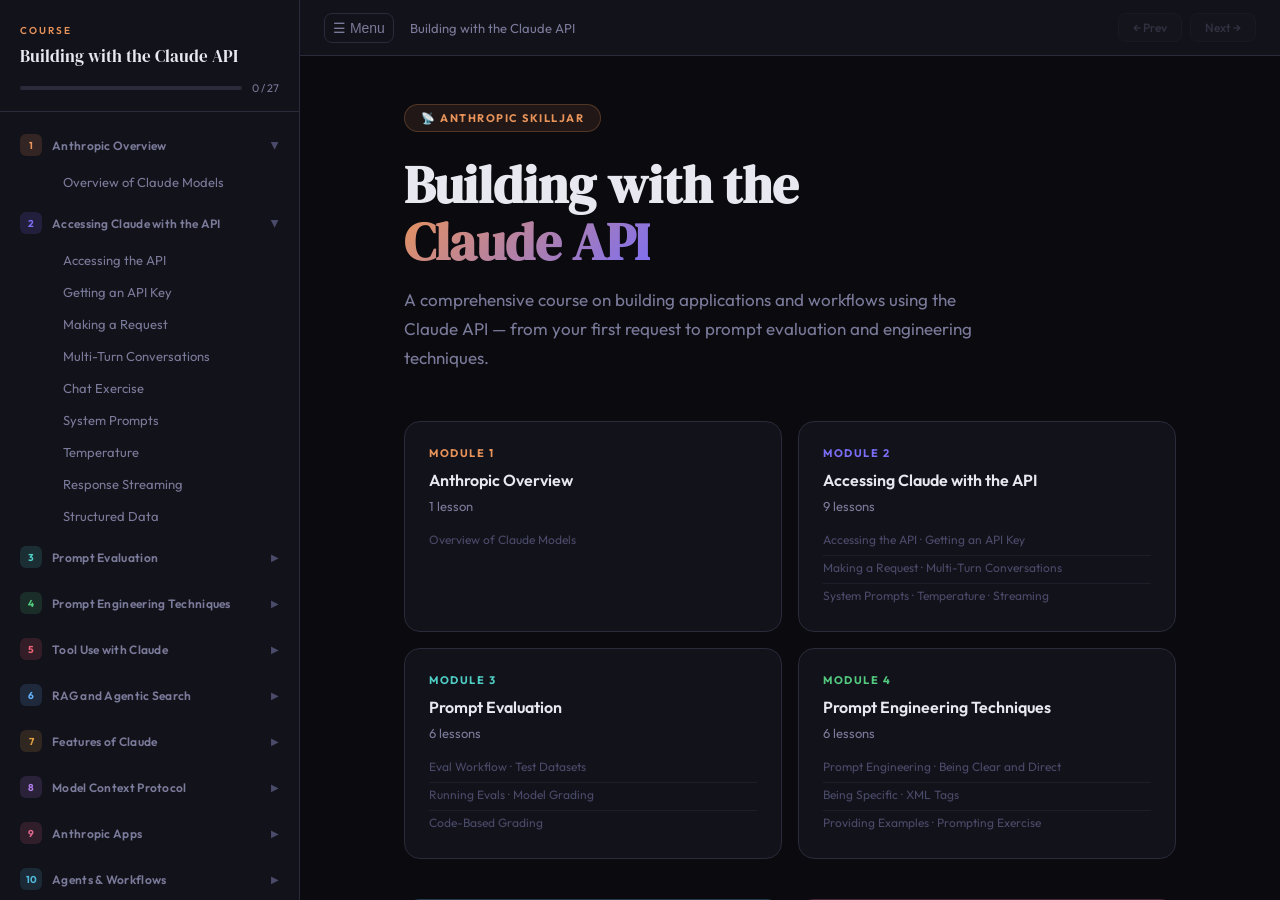
<file: ModulesExplanation.html>
<!DOCTYPE html>
<html lang="en">
<head>
<meta charset="UTF-8">
<meta name="viewport" content="width=device-width, initial-scale=1.0">
<title>Building with the Claude API</title>
<style>
  @import url('https://fonts.googleapis.com/css2?family=DM+Serif+Display:ital@0;1&family=JetBrains+Mono:wght@400;600&family=Outfit:wght@300;400;500;600;700&display=swap');

  :root {
    --bg: #0a0a0f;
    --surface: #12121a;
    --surface2: #1a1a26;
    --border: #2a2a3a;
    --accent: #e8935a;
    --accent2: #7b6ef6;
    --accent3: #4ecdc4;
    --text: #e8e8f0;
    --text-muted: #7a7a9a;
    --text-dim: #4a4a6a;
    --success: #52c97e;
    --sidebar-w: 300px;
  }

  * { margin: 0; padding: 0; box-sizing: border-box; }

  body {
    font-family: 'Outfit', sans-serif;
    background: var(--bg);
    color: var(--text);
    display: flex;
    height: 100vh;
    overflow: hidden;
  }

  /* ── SIDEBAR ── */
  #sidebar {
    width: var(--sidebar-w);
    min-width: var(--sidebar-w);
    background: var(--surface);
    border-right: 1px solid var(--border);
    display: flex;
    flex-direction: column;
    overflow: hidden;
    transition: width 0.3s ease;
  }

  #sidebar.collapsed { width: 0; min-width: 0; }

  .sidebar-header {
    padding: 24px 20px 16px;
    border-bottom: 1px solid var(--border);
    flex-shrink: 0;
  }

  .course-badge {
    font-size: 10px;
    font-weight: 600;
    letter-spacing: 2px;
    color: var(--accent);
    text-transform: uppercase;
    margin-bottom: 8px;
  }

  .sidebar-title {
    font-family: 'DM Serif Display', serif;
    font-size: 17px;
    line-height: 1.3;
    color: var(--text);
  }

  .progress-bar-wrap {
    margin-top: 14px;
    display: flex;
    align-items: center;
    gap: 10px;
  }

  .progress-bar {
    flex: 1;
    height: 4px;
    background: var(--border);
    border-radius: 99px;
    overflow: hidden;
  }

  .progress-fill {
    height: 100%;
    background: linear-gradient(90deg, var(--accent), var(--accent2));
    border-radius: 99px;
    transition: width 0.5s ease;
  }

  .progress-label {
    font-size: 11px;
    color: var(--text-muted);
    white-space: nowrap;
  }

  .nav-list {
    flex: 1;
    overflow-y: auto;
    padding: 12px 0;
  }

  .nav-list::-webkit-scrollbar { width: 4px; }
  .nav-list::-webkit-scrollbar-track { background: transparent; }
  .nav-list::-webkit-scrollbar-thumb { background: var(--border); border-radius: 4px; }

  .module-group { margin-bottom: 4px; }

  .module-header {
    display: flex;
    align-items: center;
    gap: 10px;
    padding: 10px 20px;
    cursor: pointer;
    user-select: none;
  }

  .module-header:hover { background: var(--surface2); }

  .module-number {
    width: 22px;
    height: 22px;
    border-radius: 6px;
    display: flex;
    align-items: center;
    justify-content: center;
    font-size: 10px;
    font-weight: 700;
    flex-shrink: 0;
  }

  .mod-1 .module-number { background: rgba(232,147,90,0.15); color: var(--accent); }
  .mod-2 .module-number { background: rgba(123,110,246,0.15); color: var(--accent2); }
  .mod-3 .module-number { background: rgba(78,205,196,0.15); color: var(--accent3); }
  .mod-4 .module-number { background: rgba(82,201,126,0.15); color: var(--success); }
  .mod-5 .module-number { background: rgba(240,100,120,0.15); color: #f06478; }
  .mod-6 .module-number { background: rgba(100,180,255,0.15); color: #64b4ff; }
  .mod-7 .module-number { background: rgba(224,160,64,0.15); color: #e0a040; }
  .mod-8 .module-number { background: rgba(176,126,232,0.15); color: #b07ee8; }
  .mod-9 .module-number { background: rgba(224,104,140,0.15); color: #e0688c; }
  .mod-10 .module-number { background: rgba(80,184,216,0.15); color: #50b8d8; }

  .module-label {
    font-size: 12px;
    font-weight: 600;
    color: var(--text-muted);
    flex: 1;
    letter-spacing: 0.3px;
  }

  .module-chevron {
    font-size: 10px;
    color: var(--text-dim);
    transition: transform 0.2s;
  }

  .module-group.open .module-chevron { transform: rotate(90deg); }

  .lesson-list { display: none; }
  .module-group.open .lesson-list { display: block; }

  .lesson-item {
    display: flex;
    align-items: center;
    gap: 10px;
    padding: 8px 20px 8px 52px;
    cursor: pointer;
    font-size: 13px;
    color: var(--text-muted);
    transition: all 0.15s;
    border-left: 2px solid transparent;
    margin-left: -1px;
  }

  .lesson-item:hover { background: var(--surface2); color: var(--text); }

  .lesson-item.active {
    color: var(--text);
    background: var(--surface2);
  }

  .mod-1 .lesson-item.active { border-left-color: var(--accent); }
  .mod-2 .lesson-item.active { border-left-color: var(--accent2); }
  .mod-3 .lesson-item.active { border-left-color: var(--accent3); }
  .mod-4 .lesson-item.active { border-left-color: var(--success); }
  .mod-5 .lesson-item.active { border-left-color: #f06478; }
  .mod-6 .lesson-item.active { border-left-color: #64b4ff; }
  .mod-7 .lesson-item.active { border-left-color: #e0a040; }
  .mod-8 .lesson-item.active { border-left-color: #b07ee8; }
  .mod-9 .lesson-item.active { border-left-color: #e0688c; }
  .mod-10 .lesson-item.active { border-left-color: #50b8d8; }
    width: 6px;
    height: 6px;
    border-radius: 50%;
    background: var(--border);
    flex-shrink: 0;
    transition: background 0.2s;
  }

  .lesson-item.active .lesson-dot { background: currentColor; }
  .lesson-item.completed .lesson-dot { background: var(--success); }

  /* ── MAIN CONTENT ── */
  #main {
    flex: 1;
    display: flex;
    flex-direction: column;
    overflow: hidden;
  }

  #topbar {
    height: 56px;
    border-bottom: 1px solid var(--border);
    display: flex;
    align-items: center;
    padding: 0 24px;
    gap: 16px;
    flex-shrink: 0;
    background: var(--surface);
  }

  #toggle-btn {
    background: none;
    border: 1px solid var(--border);
    border-radius: 8px;
    color: var(--text-muted);
    cursor: pointer;
    padding: 6px 8px;
    font-size: 14px;
    display: flex;
    align-items: center;
    gap: 6px;
    transition: all 0.2s;
  }
  #toggle-btn:hover { border-color: var(--accent); color: var(--accent); }

  .breadcrumb {
    display: flex;
    align-items: center;
    gap: 6px;
    font-size: 13px;
    color: var(--text-muted);
    flex: 1;
  }

  .breadcrumb .sep { color: var(--text-dim); }
  .breadcrumb .current { color: var(--text); font-weight: 500; }

  .nav-arrows {
    display: flex;
    gap: 8px;
  }

  .nav-btn {
    background: var(--surface2);
    border: 1px solid var(--border);
    border-radius: 8px;
    color: var(--text-muted);
    cursor: pointer;
    padding: 6px 14px;
    font-size: 12px;
    font-family: 'Outfit', sans-serif;
    font-weight: 500;
    transition: all 0.2s;
    display: flex;
    align-items: center;
    gap: 6px;
  }
  .nav-btn:hover:not(:disabled) { border-color: var(--accent2); color: var(--accent2); }
  .nav-btn:disabled { opacity: 0.3; cursor: not-allowed; }

  #content-area {
    flex: 1;
    overflow-y: auto;
    padding: 48px 64px;
    max-width: 900px;
    width: 100%;
    margin: 0 auto;
  }

  #content-area::-webkit-scrollbar { width: 6px; }
  #content-area::-webkit-scrollbar-track { background: transparent; }
  #content-area::-webkit-scrollbar-thumb { background: var(--border); border-radius: 4px; }

  /* ── LESSON CONTENT ── */
  .lesson-hero {
    margin-bottom: 40px;
  }

  .lesson-tag {
    display: inline-flex;
    align-items: center;
    gap: 6px;
    font-size: 11px;
    font-weight: 600;
    letter-spacing: 1.5px;
    text-transform: uppercase;
    padding: 4px 12px;
    border-radius: 99px;
    margin-bottom: 16px;
  }

  .tag-m1 { background: rgba(232,147,90,0.1); color: var(--accent); border: 1px solid rgba(232,147,90,0.2); }
  .tag-m2 { background: rgba(123,110,246,0.1); color: var(--accent2); border: 1px solid rgba(123,110,246,0.2); }
  .tag-m3 { background: rgba(78,205,196,0.1); color: var(--accent3); border: 1px solid rgba(78,205,196,0.2); }
  .tag-m4 { background: rgba(82,201,126,0.1); color: var(--success); border: 1px solid rgba(82,201,126,0.2); }
  .tag-m5 { background: rgba(240,100,120,0.1); color: #f06478; border: 1px solid rgba(240,100,120,0.2); }
  .tag-m6 { background: rgba(100,180,255,0.1); color: #64b4ff; border: 1px solid rgba(100,180,255,0.2); }
  .tag-m7 { background: rgba(224,160,64,0.1); color: #e0a040; border: 1px solid rgba(224,160,64,0.2); }
  .tag-m8 { background: rgba(176,126,232,0.1); color: #b07ee8; border: 1px solid rgba(176,126,232,0.2); }
  .tag-m9 { background: rgba(224,104,140,0.1); color: #e0688c; border: 1px solid rgba(224,104,140,0.2); }
  .tag-m10 { background: rgba(80,184,216,0.1); color: #50b8d8; border: 1px solid rgba(80,184,216,0.2); }
    font-family: 'DM Serif Display', serif;
    font-size: 38px;
    line-height: 1.15;
    color: var(--text);
    margin-bottom: 12px;
  }

  .lesson-subtitle {
    font-size: 16px;
    color: var(--text-muted);
    line-height: 1.6;
    max-width: 640px;
  }

  .content-body h3 {
    font-size: 18px;
    font-weight: 600;
    color: var(--text);
    margin: 32px 0 12px;
  }

  .content-body h3:first-child { margin-top: 0; }

  .content-body p {
    font-size: 15px;
    line-height: 1.75;
    color: #c8c8d8;
    margin-bottom: 16px;
  }

  .content-body ul, .content-body ol {
    margin: 0 0 16px 20px;
  }

  .content-body li {
    font-size: 15px;
    line-height: 1.7;
    color: #c8c8d8;
    margin-bottom: 6px;
  }

  .content-body strong { color: var(--text); font-weight: 600; }
  .content-body em { color: var(--accent); font-style: normal; font-weight: 500; }

  /* ── CODE BLOCKS ── */
  .code-block {
    background: #0d0d15;
    border: 1px solid var(--border);
    border-radius: 12px;
    margin: 20px 0;
    overflow: hidden;
  }

  .code-header {
    display: flex;
    align-items: center;
    justify-content: space-between;
    padding: 10px 16px;
    border-bottom: 1px solid var(--border);
    background: rgba(255,255,255,0.02);
  }

  .code-lang {
    font-size: 11px;
    font-weight: 600;
    letter-spacing: 1px;
    text-transform: uppercase;
    color: var(--text-dim);
  }

  .copy-btn {
    background: none;
    border: 1px solid var(--border);
    border-radius: 6px;
    color: var(--text-dim);
    cursor: pointer;
    padding: 3px 10px;
    font-size: 11px;
    font-family: 'Outfit', sans-serif;
    transition: all 0.2s;
  }
  .copy-btn:hover { border-color: var(--accent3); color: var(--accent3); }
  .copy-btn.copied { border-color: var(--success); color: var(--success); }

  pre {
    padding: 20px;
    overflow-x: auto;
    font-family: 'JetBrains Mono', monospace;
    font-size: 13px;
    line-height: 1.65;
    color: #c8d8f0;
  }

  pre::-webkit-scrollbar { height: 4px; }
  pre::-webkit-scrollbar-track { background: transparent; }
  pre::-webkit-scrollbar-thumb { background: var(--border); }

  /* ── TABLES ── */
  .table-wrap {
    margin: 20px 0;
    overflow-x: auto;
    border-radius: 12px;
    border: 1px solid var(--border);
  }

  table {
    width: 100%;
    border-collapse: collapse;
    font-size: 14px;
  }

  th {
    background: var(--surface2);
    padding: 12px 16px;
    text-align: left;
    font-weight: 600;
    font-size: 12px;
    letter-spacing: 0.5px;
    color: var(--text-muted);
    border-bottom: 1px solid var(--border);
  }

  td {
    padding: 12px 16px;
    border-bottom: 1px solid rgba(42,42,58,0.5);
    color: #c8c8d8;
    vertical-align: top;
  }

  tr:last-child td { border-bottom: none; }
  tr:hover td { background: rgba(255,255,255,0.02); }

  td code, th code {
    background: var(--surface2);
    border: 1px solid var(--border);
    border-radius: 4px;
    padding: 1px 6px;
    font-family: 'JetBrains Mono', monospace;
    font-size: 12px;
    color: var(--accent3);
  }

  /* ── CALLOUT BOXES ── */
  .callout {
    border-radius: 12px;
    padding: 18px 20px;
    margin: 20px 0;
    display: flex;
    gap: 14px;
    align-items: flex-start;
  }

  .callout-matters {
    background: rgba(232,147,90,0.06);
    border: 1px solid rgba(232,147,90,0.2);
  }

  .callout-icon {
    font-size: 18px;
    flex-shrink: 0;
    margin-top: 1px;
  }

  .callout-content {
    flex: 1;
  }

  .callout-label {
    font-size: 11px;
    font-weight: 700;
    letter-spacing: 1.5px;
    text-transform: uppercase;
    color: var(--accent);
    margin-bottom: 6px;
  }

  .callout-text {
    font-size: 14px;
    line-height: 1.65;
    color: #c8c8d8;
  }

  /* ── INLINE CODE ── */
  .content-body code {
    background: var(--surface2);
    border: 1px solid var(--border);
    border-radius: 4px;
    padding: 1px 6px;
    font-family: 'JetBrains Mono', monospace;
    font-size: 12.5px;
    color: var(--accent3);
  }

  /* ── DIVIDER ── */
  .section-divider {
    border: none;
    border-top: 1px solid var(--border);
    margin: 40px 0;
  }

  /* ── FLOW DIAGRAM ── */
  .flow {
    display: flex;
    align-items: center;
    gap: 0;
    margin: 20px 0;
    flex-wrap: wrap;
    gap: 4px;
  }

  .flow-step {
    background: var(--surface2);
    border: 1px solid var(--border);
    border-radius: 8px;
    padding: 8px 14px;
    font-size: 13px;
    font-weight: 500;
    color: var(--text);
    white-space: nowrap;
  }

  .flow-arrow {
    color: var(--text-dim);
    font-size: 14px;
    padding: 0 6px;
  }

  /* ── KEY INSIGHT ── */
  .insight {
    background: linear-gradient(135deg, rgba(123,110,246,0.08), rgba(78,205,196,0.05));
    border: 1px solid rgba(123,110,246,0.2);
    border-radius: 12px;
    padding: 18px 20px;
    margin: 20px 0;
  }

  .insight-label {
    font-size: 11px;
    font-weight: 700;
    letter-spacing: 1.5px;
    text-transform: uppercase;
    color: var(--accent2);
    margin-bottom: 8px;
  }

  .insight-text {
    font-size: 14px;
    line-height: 1.65;
    color: #c8c8d8;
  }

  /* ── SCORE BADGE ── */
  .score-badge {
    display: inline-flex;
    align-items: center;
    gap: 6px;
    background: rgba(82,201,126,0.1);
    border: 1px solid rgba(82,201,126,0.25);
    border-radius: 8px;
    padding: 4px 12px;
    font-size: 13px;
    font-weight: 600;
    color: var(--success);
    font-family: 'JetBrains Mono', monospace;
  }

  /* ── HOME SCREEN ── */
  #home-screen {
    padding: 48px 64px;
    max-width: 900px;
    margin: 0 auto;
    overflow-y: auto;
    height: 100%;
  }

  .home-hero {
    margin-bottom: 48px;
  }

  .home-badge {
    display: inline-flex;
    align-items: center;
    gap: 8px;
    background: rgba(232,147,90,0.1);
    border: 1px solid rgba(232,147,90,0.25);
    border-radius: 99px;
    padding: 6px 16px;
    font-size: 11px;
    font-weight: 700;
    letter-spacing: 1.5px;
    text-transform: uppercase;
    color: var(--accent);
    margin-bottom: 24px;
  }

  .home-title {
    font-family: 'DM Serif Display', serif;
    font-size: 52px;
    line-height: 1.1;
    margin-bottom: 16px;
  }

  .home-title span {
    background: linear-gradient(135deg, var(--accent), var(--accent2));
    -webkit-background-clip: text;
    -webkit-text-fill-color: transparent;
    background-clip: text;
  }

  .home-desc {
    font-size: 17px;
    line-height: 1.7;
    color: var(--text-muted);
    max-width: 600px;
  }

  .module-cards {
    display: grid;
    grid-template-columns: repeat(2, 1fr);
    gap: 16px;
    margin-bottom: 40px;
  }

  .module-card {
    background: var(--surface);
    border: 1px solid var(--border);
    border-radius: 16px;
    padding: 24px;
    cursor: pointer;
    transition: all 0.2s;
    text-align: left;
  }

  .module-card:hover {
    border-color: var(--accent2);
    transform: translateY(-2px);
    box-shadow: 0 8px 32px rgba(0,0,0,0.3);
  }

  .card-num {
    font-size: 11px;
    font-weight: 700;
    letter-spacing: 1.5px;
    text-transform: uppercase;
    margin-bottom: 10px;
  }

  .c1 .card-num { color: var(--accent); }
  .c2 .card-num { color: var(--accent2); }
  .c3 .card-num { color: var(--accent3); }
  .c4 .card-num { color: var(--success); }

  .card-title {
    font-size: 16px;
    font-weight: 600;
    color: var(--text);
    margin-bottom: 8px;
  }

  .card-count {
    font-size: 13px;
    color: var(--text-muted);
  }

  .card-lessons {
    margin-top: 14px;
    display: flex;
    flex-direction: column;
    gap: 4px;
  }

  .card-lesson-item {
    font-size: 12px;
    color: var(--text-dim);
    padding: 4px 0;
    border-top: 1px solid rgba(42,42,58,0.5);
  }

  .card-lesson-item:first-child { border-top: none; }

  /* ── ANIMATION ── */
  @keyframes fadeIn {
    from { opacity: 0; transform: translateY(12px); }
    to { opacity: 1; transform: translateY(0); }
  }

  .fade-in {
    animation: fadeIn 0.3s ease forwards;
  }

  /* responsive */
  @media (max-width: 768px) {
    #sidebar { width: 260px; min-width: 260px; }
    #content-area, #home-screen { padding: 32px 24px; }
    .lesson-title, .home-title { font-size: 28px; }
    .module-cards { grid-template-columns: 1fr; }
  }
</style>
</head>
<body>

<!-- SIDEBAR -->
<nav id="sidebar">
  <div class="sidebar-header">
    <div class="course-badge">Course</div>
    <div class="sidebar-title">Building with the Claude API</div>
    <div class="progress-bar-wrap">
      <div class="progress-bar"><div class="progress-fill" id="progress-fill" style="width:0%"></div></div>
      <span class="progress-label" id="progress-label">0 / 27</span>
    </div>
  </div>

  <div class="nav-list" id="nav-list">
    <!-- Module 1 -->
    <div class="module-group mod-1 open" data-module="1">
      <div class="module-header" onclick="toggleModule(this)">
        <div class="module-number">1</div>
        <div class="module-label">Anthropic Overview</div>
        <div class="module-chevron">▶</div>
      </div>
      <div class="lesson-list">
        <div class="lesson-item" onclick="showLesson('m1l1')" data-id="m1l1">
          <div class="lesson-dot"></div>Overview of Claude Models
        </div>
      </div>
    </div>

    <!-- Module 2 -->
    <div class="module-group mod-2 open" data-module="2">
      <div class="module-header" onclick="toggleModule(this)">
        <div class="module-number">2</div>
        <div class="module-label">Accessing Claude with the API</div>
        <div class="module-chevron">▶</div>
      </div>
      <div class="lesson-list">
        <div class="lesson-item" onclick="showLesson('m2l1')" data-id="m2l1"><div class="lesson-dot"></div>Accessing the API</div>
        <div class="lesson-item" onclick="showLesson('m2l2')" data-id="m2l2"><div class="lesson-dot"></div>Getting an API Key</div>
        <div class="lesson-item" onclick="showLesson('m2l3')" data-id="m2l3"><div class="lesson-dot"></div>Making a Request</div>
        <div class="lesson-item" onclick="showLesson('m2l4')" data-id="m2l4"><div class="lesson-dot"></div>Multi-Turn Conversations</div>
        <div class="lesson-item" onclick="showLesson('m2l5')" data-id="m2l5"><div class="lesson-dot"></div>Chat Exercise</div>
        <div class="lesson-item" onclick="showLesson('m2l6')" data-id="m2l6"><div class="lesson-dot"></div>System Prompts</div>
        <div class="lesson-item" onclick="showLesson('m2l7')" data-id="m2l7"><div class="lesson-dot"></div>Temperature</div>
        <div class="lesson-item" onclick="showLesson('m2l8')" data-id="m2l8"><div class="lesson-dot"></div>Response Streaming</div>
        <div class="lesson-item" onclick="showLesson('m2l9')" data-id="m2l9"><div class="lesson-dot"></div>Structured Data</div>
      </div>
    </div>

    <!-- Module 3 -->
    <div class="module-group mod-3" data-module="3">
      <div class="module-header" onclick="toggleModule(this)">
        <div class="module-number">3</div>
        <div class="module-label">Prompt Evaluation</div>
        <div class="module-chevron">▶</div>
      </div>
      <div class="lesson-list">
        <div class="lesson-item" onclick="showLesson('m3l1')" data-id="m3l1"><div class="lesson-dot"></div>Prompt Evaluation</div>
        <div class="lesson-item" onclick="showLesson('m3l2')" data-id="m3l2"><div class="lesson-dot"></div>A Typical Eval Workflow</div>
        <div class="lesson-item" onclick="showLesson('m3l3')" data-id="m3l3"><div class="lesson-dot"></div>Generating Test Datasets</div>
        <div class="lesson-item" onclick="showLesson('m3l4')" data-id="m3l4"><div class="lesson-dot"></div>Running the Eval</div>
        <div class="lesson-item" onclick="showLesson('m3l5')" data-id="m3l5"><div class="lesson-dot"></div>Model-Based Grading</div>
        <div class="lesson-item" onclick="showLesson('m3l6')" data-id="m3l6"><div class="lesson-dot"></div>Code-Based Grading</div>
      </div>
    </div>

    <!-- Module 4 -->
    <div class="module-group mod-4" data-module="4">
      <div class="module-header" onclick="toggleModule(this)">
        <div class="module-number">4</div>
        <div class="module-label">Prompt Engineering Techniques</div>
        <div class="module-chevron">▶</div>
      </div>
      <div class="lesson-list">
        <div class="lesson-item" onclick="showLesson('m4l1')" data-id="m4l1"><div class="lesson-dot"></div>Prompt Engineering</div>
        <div class="lesson-item" onclick="showLesson('m4l2')" data-id="m4l2"><div class="lesson-dot"></div>Being Clear and Direct</div>
        <div class="lesson-item" onclick="showLesson('m4l3')" data-id="m4l3"><div class="lesson-dot"></div>Being Specific</div>
        <div class="lesson-item" onclick="showLesson('m4l4')" data-id="m4l4"><div class="lesson-dot"></div>Structure with XML Tags</div>
        <div class="lesson-item" onclick="showLesson('m4l5')" data-id="m4l5"><div class="lesson-dot"></div>Providing Examples</div>
        <div class="lesson-item" onclick="showLesson('m4l6')" data-id="m4l6"><div class="lesson-dot"></div>Prompting Exercise</div>
      </div>
    </div>
    <!-- Module 5 -->
    <div class="module-group mod-5" data-module="5">
      <div class="module-header" onclick="toggleModule(this)">
        <div class="module-number">5</div>
        <div class="module-label">Tool Use with Claude</div>
        <div class="module-chevron">▶</div>
      </div>
      <div class="lesson-list">
        <div class="lesson-item" onclick="showLesson('m5l1')" data-id="m5l1"><div class="lesson-dot"></div>Introducing Tool Use</div>
        <div class="lesson-item" onclick="showLesson('m5l2')" data-id="m5l2"><div class="lesson-dot"></div>Project Overview</div>
        <div class="lesson-item" onclick="showLesson('m5l3')" data-id="m5l3"><div class="lesson-dot"></div>Tool Functions</div>
        <div class="lesson-item" onclick="showLesson('m5l4')" data-id="m5l4"><div class="lesson-dot"></div>Tool Schemas</div>
        <div class="lesson-item" onclick="showLesson('m5l5')" data-id="m5l5"><div class="lesson-dot"></div>Handling Message Blocks</div>
        <div class="lesson-item" onclick="showLesson('m5l6')" data-id="m5l6"><div class="lesson-dot"></div>Sending Tool Results</div>
        <div class="lesson-item" onclick="showLesson('m5l7')" data-id="m5l7"><div class="lesson-dot"></div>Multi-Turn Conversations with Tools</div>
        <div class="lesson-item" onclick="showLesson('m5l8')" data-id="m5l8"><div class="lesson-dot"></div>Implementing Multiple Turns</div>
        <div class="lesson-item" onclick="showLesson('m5l9')" data-id="m5l9"><div class="lesson-dot"></div>Using Multiple Tools</div>
        <div class="lesson-item" onclick="showLesson('m5l10')" data-id="m5l10"><div class="lesson-dot"></div>Fine-Grained Tool Calling</div>
        <div class="lesson-item" onclick="showLesson('m5l11')" data-id="m5l11"><div class="lesson-dot"></div>The Text Edit Tool</div>
        <div class="lesson-item" onclick="showLesson('m5l12')" data-id="m5l12"><div class="lesson-dot"></div>The Web Search Tool</div>
      </div>
    </div>

    <!-- Module 6 -->
    <div class="module-group mod-6" data-module="6">
      <div class="module-header" onclick="toggleModule(this)">
        <div class="module-number">6</div>
        <div class="module-label">RAG and Agentic Search</div>
        <div class="module-chevron">&#x25B6;</div>
      </div>
      <div class="lesson-list">
        <div class="lesson-item" onclick="showLesson('m6l1')" data-id="m6l1"><div class="lesson-dot"></div>Introducing RAG</div>
        <div class="lesson-item" onclick="showLesson('m6l2')" data-id="m6l2"><div class="lesson-dot"></div>Text Chunking Strategies</div>
        <div class="lesson-item" onclick="showLesson('m6l3')" data-id="m6l3"><div class="lesson-dot"></div>Text Embeddings</div>
        <div class="lesson-item" onclick="showLesson('m6l4')" data-id="m6l4"><div class="lesson-dot"></div>The Full RAG Flow</div>
        <div class="lesson-item" onclick="showLesson('m6l5')" data-id="m6l5"><div class="lesson-dot"></div>Implementing the RAG Flow</div>
        <div class="lesson-item" onclick="showLesson('m6l6')" data-id="m6l6"><div class="lesson-dot"></div>BM25 Lexical Search</div>
        <div class="lesson-item" onclick="showLesson('m6l7')" data-id="m6l7"><div class="lesson-dot"></div>Multi-Index RAG Pipeline</div>
      </div>
    </div>

    <!-- Module 7 -->
    <div class="module-group mod-7" data-module="7">
      <div class="module-header" onclick="toggleModule(this)">
        <div class="module-number">7</div>
        <div class="module-label">Features of Claude</div>
        <div class="module-chevron">&#x25B6;</div>
      </div>
      <div class="lesson-list">
        <div class="lesson-item" onclick="showLesson('m7l1')" data-id="m7l1"><div class="lesson-dot"></div>Extended Thinking</div>
        <div class="lesson-item" onclick="showLesson('m7l2')" data-id="m7l2"><div class="lesson-dot"></div>Image Support</div>
        <div class="lesson-item" onclick="showLesson('m7l3')" data-id="m7l3"><div class="lesson-dot"></div>PDF Support</div>
        <div class="lesson-item" onclick="showLesson('m7l4')" data-id="m7l4"><div class="lesson-dot"></div>Citations</div>
        <div class="lesson-item" onclick="showLesson('m7l5')" data-id="m7l5"><div class="lesson-dot"></div>Prompt Caching</div>
        <div class="lesson-item" onclick="showLesson('m7l6')" data-id="m7l6"><div class="lesson-dot"></div>Code Execution and Files API</div>
      </div>
    </div>

    <!-- Module 8 -->
    <div class="module-group mod-8" data-module="8">
      <div class="module-header" onclick="toggleModule(this)">
        <div class="module-number">8</div>
        <div class="module-label">Model Context Protocol</div>
        <div class="module-chevron">&#x25B6;</div>
      </div>
      <div class="lesson-list">
        <div class="lesson-item" onclick="showLesson('m8l1')" data-id="m8l1"><div class="lesson-dot"></div>Introducing MCP</div>
        <div class="lesson-item" onclick="showLesson('m8l2')" data-id="m8l2"><div class="lesson-dot"></div>MCP Clients</div>
        <div class="lesson-item" onclick="showLesson('m8l3')" data-id="m8l3"><div class="lesson-dot"></div>Project Setup</div>
        <div class="lesson-item" onclick="showLesson('m8l4')" data-id="m8l4"><div class="lesson-dot"></div>Defining Tools with MCP</div>
        <div class="lesson-item" onclick="showLesson('m8l5')" data-id="m8l5"><div class="lesson-dot"></div>The Server Inspector</div>
        <div class="lesson-item" onclick="showLesson('m8l6')" data-id="m8l6"><div class="lesson-dot"></div>Implementing a Client</div>
        <div class="lesson-item" onclick="showLesson('m8l7')" data-id="m8l7"><div class="lesson-dot"></div>Defining Resources</div>
        <div class="lesson-item" onclick="showLesson('m8l8')" data-id="m8l8"><div class="lesson-dot"></div>Accessing Resources</div>
        <div class="lesson-item" onclick="showLesson('m8l9')" data-id="m8l9"><div class="lesson-dot"></div>Defining Prompts</div>
        <div class="lesson-item" onclick="showLesson('m8l10')" data-id="m8l10"><div class="lesson-dot"></div>Prompts in the Client</div>
        <div class="lesson-item" onclick="showLesson('m8l11')" data-id="m8l11"><div class="lesson-dot"></div>MCP Review</div>
      </div>
    </div>

    <!-- Module 9 -->
    <div class="module-group mod-9" data-module="9">
      <div class="module-header" onclick="toggleModule(this)">
        <div class="module-number">9</div>
        <div class="module-label">Anthropic Apps</div>
        <div class="module-chevron">&#x25B6;</div>
      </div>
      <div class="lesson-list">
        <div class="lesson-item" onclick="showLesson('m9l1')" data-id="m9l1"><div class="lesson-dot"></div>Anthropic Apps</div>
        <div class="lesson-item" onclick="showLesson('m9l2')" data-id="m9l2"><div class="lesson-dot"></div>Claude Code Setup</div>
        <div class="lesson-item" onclick="showLesson('m9l3')" data-id="m9l3"><div class="lesson-dot"></div>Claude Code in Action</div>
        <div class="lesson-item" onclick="showLesson('m9l4')" data-id="m9l4"><div class="lesson-dot"></div>Enhancements with MCP Servers</div>
      </div>
    </div>

    <!-- Module 10 -->
    <div class="module-group mod-10" data-module="10">
      <div class="module-header" onclick="toggleModule(this)">
        <div class="module-number">10</div>
        <div class="module-label">Agents &#x26; Workflows</div>
        <div class="module-chevron">&#x25B6;</div>
      </div>
      <div class="lesson-list">
        <div class="lesson-item" onclick="showLesson('m10l1')" data-id="m10l1"><div class="lesson-dot"></div>Agents and Workflows</div>
        <div class="lesson-item" onclick="showLesson('m10l2')" data-id="m10l2"><div class="lesson-dot"></div>Parallelization Workflows</div>
        <div class="lesson-item" onclick="showLesson('m10l3')" data-id="m10l3"><div class="lesson-dot"></div>Chaining Workflows</div>
        <div class="lesson-item" onclick="showLesson('m10l4')" data-id="m10l4"><div class="lesson-dot"></div>Routing Workflows</div>
        <div class="lesson-item" onclick="showLesson('m10l5')" data-id="m10l5"><div class="lesson-dot"></div>Agents and Tools</div>
        <div class="lesson-item" onclick="showLesson('m10l6')" data-id="m10l6"><div class="lesson-dot"></div>Environment Inspection</div>
        <div class="lesson-item" onclick="showLesson('m10l7')" data-id="m10l7"><div class="lesson-dot"></div>Workflows vs Agents</div>
      </div>
    </div>
  </div>
</nav>

<!-- MAIN -->
<div id="main">
  <div id="topbar">
    <button id="toggle-btn" onclick="toggleSidebar()">☰ Menu</button>
    <div class="breadcrumb" id="breadcrumb">
      <span>Building with the Claude API</span>
    </div>
    <div class="nav-arrows">
      <button class="nav-btn" id="prev-btn" onclick="navigate(-1)" disabled>← Prev</button>
      <button class="nav-btn" id="next-btn" onclick="navigate(1)">Next →</button>
    </div>
  </div>

  <!-- HOME SCREEN -->
  <div id="home-screen">
    <div class="home-hero fade-in">
      <div class="home-badge">📡 Anthropic Skilljar</div>
      <h1 class="home-title">Building with the<br><span>Claude API</span></h1>
      <p class="home-desc">A comprehensive course on building applications and workflows using the Claude API — from your first request to prompt evaluation and engineering techniques.</p>
    </div>

    <div class="module-cards fade-in">
      <div class="module-card c1" onclick="showLesson('m1l1')">
        <div class="card-num">Module 1</div>
        <div class="card-title">Anthropic Overview</div>
        <div class="card-count">1 lesson</div>
        <div class="card-lessons">
          <div class="card-lesson-item">Overview of Claude Models</div>
        </div>
      </div>
      <div class="module-card c2" onclick="showLesson('m2l1')">
        <div class="card-num">Module 2</div>
        <div class="card-title">Accessing Claude with the API</div>
        <div class="card-count">9 lessons</div>
        <div class="card-lessons">
          <div class="card-lesson-item">Accessing the API · Getting an API Key</div>
          <div class="card-lesson-item">Making a Request · Multi-Turn Conversations</div>
          <div class="card-lesson-item">System Prompts · Temperature · Streaming</div>
        </div>
      </div>
      <div class="module-card c3" onclick="showLesson('m3l1')">
        <div class="card-num">Module 3</div>
        <div class="card-title">Prompt Evaluation</div>
        <div class="card-count">6 lessons</div>
        <div class="card-lessons">
          <div class="card-lesson-item">Eval Workflow · Test Datasets</div>
          <div class="card-lesson-item">Running Evals · Model Grading</div>
          <div class="card-lesson-item">Code-Based Grading</div>
        </div>
      </div>
      <div class="module-card c4" onclick="showLesson('m4l1')">
        <div class="card-num">Module 4</div>
        <div class="card-title">Prompt Engineering Techniques</div>
        <div class="card-count">6 lessons</div>
        <div class="card-lessons">
          <div class="card-lesson-item">Prompt Engineering · Being Clear and Direct</div>
          <div class="card-lesson-item">Being Specific · XML Tags</div>
          <div class="card-lesson-item">Providing Examples · Prompting Exercise</div>
        </div>
      </div>
    </div>

    <div class="module-cards fade-in" style="grid-template-columns: repeat(2, 1fr); margin-top:0">
      <div class="module-card" style="border-color: rgba(80,184,216,0.25); cursor:pointer" onclick="showLesson('m10l1')">
        <div class="card-num" style="color:#50b8d8">Module 10</div>
        <div class="card-title">Agents &#x26; Workflows</div>
        <div class="card-count">7 lessons</div>
        <div class="card-lessons">
          <div class="card-lesson-item">Intro &#x00b7; Parallel &#x00b7; Chain &#x00b7; Route &#x00b7; Tools &#x00b7; Inspect &#x00b7; Review</div>
        </div>
      </div>
      <div class="module-card" style="border-color: rgba(224,104,140,0.25); cursor:pointer" onclick="showLesson('m9l1')">
        <div class="card-num" style="color:#e0688c">Module 9</div>
        <div class="card-title">Anthropic Apps</div>
        <div class="card-count">4 lessons (in progress)</div>
        <div class="card-lessons">
          <div class="card-lesson-item">Apps &#x00b7; Setup &#x00b7; In Action &#x00b7; MCP Enhancements</div>
        </div>
      </div>
      <div class="module-card" style="border-color: rgba(176,126,232,0.25); cursor:pointer" onclick="showLesson('m8l1')">
        <div class="card-num" style="color:#b07ee8">Module 8</div>
        <div class="card-title">Model Context Protocol</div>
        <div class="card-count">11 lessons</div>
        <div class="card-lessons">
          <div class="card-lesson-item">MCP Intro &#x00b7; Clients &#x00b7; Setup &#x00b7; Tools &#x00b7; Inspector &#x00b7; Client &#x00b7; Resources &#x00b7; Access &#x00b7; Prompts &#x00b7; Prompts in Client</div>
        </div>
      </div>
      <div class="module-card" style="border-color: rgba(224,160,64,0.25); cursor:pointer" onclick="showLesson('m7l1')">
        <div class="card-num" style="color:#e0a040">Module 7</div>
        <div class="card-title">Features of Claude</div>
        <div class="card-count">6 lessons (in progress)</div>
        <div class="card-lessons">
          <div class="card-lesson-item">Extended Thinking &#x00b7; Image Support</div>
        </div>
      </div>
      <div class="module-card" style="border-color: rgba(100,180,255,0.25); cursor:pointer" onclick="showLesson('m6l1')">
        <div class="card-num" style="color:#64b4ff">Module 6</div>
        <div class="card-title">RAG and Agentic Search</div>
        <div class="card-count">7 lessons (in progress)</div>
        <div class="card-lessons">
          <div class="card-lesson-item">Introducing RAG &#x00b7; Text Chunking Strategies</div>
        </div>
      </div>
      <div class="module-card" style="border-color: rgba(240,100,120,0.25); cursor:pointer" onclick="showLesson('m5l1')">
        <div class="card-num" style="color:#f06478">Module 5</div>
        <div class="card-title">Tool Use with Claude</div>
        <div class="card-count">12 lessons</div>
        <div class="card-lessons">
          <div class="card-lesson-item">Introducing Tool Use · Project Overview · Tool Functions</div>
        </div>
      </div>
    </div>
  </div>

  <!-- LESSON CONTENT AREA (hidden initially) -->
  <div id="content-area" style="display:none"></div>
</div>

<script>
// ── LESSON DATA ──
const lessons = {

  m1l1: {
    module: 1, title: 'Overview of Claude Models',
    tag: 'Module 1 · Anthropic Overview', tagClass: 'tag-m1',
    subtitle: 'Choosing the right model for the right task is a core architectural decision — not an afterthought.',
    content: `
<div class="content-body">
<h3>The Three Model Families</h3>
<p>Claude comes in three model families, each optimized for a different priority. Picking the right one reduces cost and latency without sacrificing quality.</p>
<div class="table-wrap"><table>
<thead><tr><th>Model</th><th>Best For</th><th>Trade-off</th></tr></thead>
<tbody>
<tr><td><strong>Opus</strong></td><td>Complex, multi-step tasks requiring deep reasoning and planning</td><td>Higher cost and latency</td></tr>
<tr><td><strong>Sonnet</strong></td><td>Most practical use cases — balanced intelligence, speed, and cost</td><td>Best all-rounder, strong coding</td></tr>
<tr><td><strong>Haiku</strong></td><td>Real-time interactions and high-volume processing</td><td>No reasoning; fastest and cheapest</td></tr>
</tbody>
</table></div>

<h3>Selection Framework</h3>
<ul>
<li>Intelligence is the priority → <strong>Opus</strong></li>
<li>Speed is the priority → <strong>Haiku</strong></li>
<li>Balanced requirements → <strong>Sonnet</strong></li>
</ul>

<h3>Key Insight — Mix Models in One App</h3>
<p>You don't have to pick one model for your entire application. A common production pattern uses different models for different tasks:</p>
<ul>
<li>Use <strong>Haiku</strong> to classify user intent (fast, cheap, simple task)</li>
<li>Use <strong>Sonnet</strong> to draft a response (moderate complexity)</li>
<li>Use <strong>Opus</strong> for a final quality review step (high reasoning required)</li>
</ul>

<h3>Shared Capabilities</h3>
<p>All three models support text generation, coding, and image analysis. The difference is in how well and how fast they do it — not what they can do.</p>

<div class="callout callout-matters">
<div class="callout-icon">💡</div>
<div class="callout-content">
<div class="callout-label">Why This Matters</div>
<div class="callout-text">Defaulting to Opus for everything is wasteful. Defaulting to Haiku for everything misses accuracy. Treat model selection as an architectural decision made per task, not per application.</div>
</div>
</div>
</div>`
  },

  m2l1: {
    module: 2, title: 'Accessing the API',
    tag: 'Module 2 · Lesson 1', tagClass: 'tag-m2',
    subtitle: 'Every API call follows the same 5-step flow from user input to displayed response.',
    content: `
<div class="content-body">
<h3>The 5-Step API Flow</h3>
<div class="flow">
  <div class="flow-step">Client</div><div class="flow-arrow">→</div>
  <div class="flow-step">Your Server</div><div class="flow-arrow">→</div>
  <div class="flow-step">Anthropic API</div><div class="flow-arrow">→</div>
  <div class="flow-step">Text Generation</div><div class="flow-arrow">→</div>
  <div class="flow-step">Response</div>
</div>

<ol>
<li><strong>Client sends text to your server</strong> — Never call the Anthropic API directly from client-side code. Keep your API key on the server only.</li>
<li><strong>Server calls the Anthropic API</strong> — Using an SDK (Python, TypeScript, JS, Go, Ruby) or plain HTTP with four required params: API key, model name, messages list, and <code>max_tokens</code>.</li>
<li><strong>Text generation happens in 4 stages:</strong>
  <ul>
    <li><em>Tokenization</em> — Input is broken into tokens (words, word parts, symbols)</li>
    <li><em>Embedding</em> — Each token becomes a number list representing its possible meanings</li>
    <li><em>Contextualization</em> — Embeddings adjust based on neighboring tokens</li>
    <li><em>Generation</em> — Model assigns probabilities to next tokens, selects one, repeats</li>
  </ul>
</li>
<li><strong>Generation stops</strong> when <code>max_tokens</code> is reached or an end-of-sequence token appears.</li>
<li><strong>API returns the response</strong> — Generated text, token usage counts, and a <code>stop_reason</code>.</li>
</ol>

<h3>Key Terms</h3>
<div class="table-wrap"><table>
<thead><tr><th>Term</th><th>What It Means</th></tr></thead>
<tbody>
<tr><td><code>token</code></td><td>A chunk of text — a word, part of a word, or symbol</td></tr>
<tr><td><code>embedding</code></td><td>A number list representing a token's meaning</td></tr>
<tr><td><code>contextualization</code></td><td>Refining meaning based on surrounding tokens</td></tr>
<tr><td><code>max_tokens</code></td><td>Upper limit on generation length — not a target</td></tr>
<tr><td><code>stop_reason</code></td><td>Why the model stopped (hit limit, natural end, etc.)</td></tr>
</tbody>
</table></div>

<div class="callout callout-matters">
<div class="callout-icon">💡</div>
<div class="callout-content">
<div class="callout-label">Why This Matters</div>
<div class="callout-text">Knowing this flow explains why <code>max_tokens</code> is a safety cap (not a length target), why API keys must stay server-side, and why the same prompt can produce slightly different outputs each time.</div>
</div>
</div>
</div>`
  },

  m2l2: {
    module: 2, title: 'Getting an API Key',
    tag: 'Module 2 · Lesson 2', tagClass: 'tag-m2',
    subtitle: 'The key is shown only once. Store it immediately.',
    content: `
<div class="content-body">
<h3>Step-by-Step</h3>
<ol>
<li><strong>Create an account</strong> — Go to <code>console.anthropic.com</code> and sign up with email or Google SSO.</li>
<li><strong>Set up billing</strong> — The API uses a prepaid credit system. Without credits, your key won't process requests.</li>
<li><strong>Generate a key</strong> — Navigate to <strong>API Keys</strong> in the left sidebar → click <strong>Create Key</strong> → give it a descriptive name → click <strong>Create</strong>.</li>
<li><strong>Copy and store it immediately</strong> — The key is shown only once. You cannot retrieve it again.</li>
</ol>

<h3>Storing Your Key Safely</h3>
<p>Never hardcode the key in source code or commit it to version control. Use environment variables:</p>

<div class="code-block">
<div class="code-header"><span class="code-lang">bash</span><button class="copy-btn" onclick="copyCode(this)">Copy</button></div>
<pre># .env file — add this to .gitignore
ANTHROPIC_API_KEY="sk-ant-..."</pre>
</div>

<div class="code-block">
<div class="code-header"><span class="code-lang">python</span><button class="copy-btn" onclick="copyCode(this)">Copy</button></div>
<pre>from dotenv import load_dotenv
import os

load_dotenv()
api_key = os.getenv("ANTHROPIC_API_KEY")</pre>
</div>

<div class="callout callout-matters">
<div class="callout-icon">⚠️</div>
<div class="callout-content">
<div class="callout-label">Security Warning</div>
<div class="callout-text">Your API key is tied to your billing account. If exposed publicly (e.g., committed to GitHub), anyone can use it and rack up charges. Treat it like a password — store in <code>.env</code>, add <code>.env</code> to <code>.gitignore</code>, never send from client-side code.</div>
</div>
</div>
</div>`
  },

  m2l3: {
    module: 2, title: 'Making a Request',
    tag: 'Module 2 · Lesson 3', tagClass: 'tag-m2',
    subtitle: 'Every API call needs exactly three required parameters: model, max_tokens, and messages.',
    content: `
<div class="content-body">
<h3>Setup</h3>
<div class="code-block">
<div class="code-header"><span class="code-lang">python</span><button class="copy-btn" onclick="copyCode(this)">Copy</button></div>
<pre>pip install anthropic python-dotenv

from dotenv import load_dotenv
import anthropic, os

load_dotenv()
client = anthropic.Anthropic(api_key=os.getenv("ANTHROPIC_API_KEY"))
model = "claude-sonnet-4-6"</pre>
</div>

<h3>Making the Request</h3>
<div class="code-block">
<div class="code-header"><span class="code-lang">python</span><button class="copy-btn" onclick="copyCode(this)">Copy</button></div>
<pre>message = client.messages.create(
    model=model,
    max_tokens=1000,
    messages=[
        {"role": "user", "content": "Explain Temperature"}
    ]
)

print(message.content[0].text)  # just the text</pre>
</div>

<h3>Same Request via cURL</h3>
<div class="code-block">
<div class="code-header"><span class="code-lang">bash</span><button class="copy-btn" onclick="copyCode(this)">Copy</button></div>
<pre>curl --location 'https://api.anthropic.com/v1/messages' \
--header 'x-api-key: &lt;API_KEY&gt;' \
--header 'anthropic-version: 2023-06-01' \
--header 'content-type: application/json' \
--data '{
    "model": "claude-sonnet-4-6",
    "max_tokens": 1000,
    "messages": [{"role": "user", "content": "Explain Temperature"}]
}'</pre>
</div>

<h3>Required Parameters</h3>
<div class="table-wrap"><table>
<thead><tr><th>Parameter</th><th>What It Is</th></tr></thead>
<tbody>
<tr><td><code>model</code></td><td>Which Claude model to use</td></tr>
<tr><td><code>max_tokens</code></td><td>Upper safety limit for response length — not a target</td></tr>
<tr><td><code>messages</code></td><td>List of conversation turns with <code>role</code> and <code>content</code></td></tr>
</tbody>
</table></div>

<div class="callout callout-matters">
<div class="callout-icon">💡</div>
<div class="callout-content">
<div class="callout-label">Why This Matters</div>
<div class="callout-text">The three-parameter structure is the foundation of every API call you'll make. Everything else — tools, system prompts, temperature — builds on top of this core pattern.</div>
</div>
</div>
</div>`
  },

  m2l4: {
    module: 2, title: 'Multi-Turn Conversations',
    tag: 'Module 2 · Lesson 4', tagClass: 'tag-m2',
    subtitle: 'The API has no memory. You must send the full conversation history on every request.',
    content: `
<div class="content-body">
<h3>The Core Problem</h3>
<p>The Anthropic API stores nothing between requests. Each request is completely stateless.</p>
<div class="code-block">
<div class="code-header"><span class="code-lang">example</span></div>
<pre>Request 1: "My name is Swapnil"  → Claude: "Nice to meet you!"
Request 2: "What's my name?"     → Claude: "I don't know."  ❌</pre>
</div>

<h3>The Solution — Send Full History Every Time</h3>
<div class="code-block">
<div class="code-header"><span class="code-lang">python</span><button class="copy-btn" onclick="copyCode(this)">Copy</button></div>
<pre>messages = []

# Turn 1
messages.append({"role": "user", "content": "My name is Swapnil"})
response = client.messages.create(model=model, max_tokens=1000, messages=messages)
messages.append({"role": "assistant", "content": response.content[0].text})

# Turn 2
messages.append({"role": "user", "content": "What's my name?"})
response = client.messages.create(model=model, max_tokens=1000, messages=messages)
# → "Your name is Swapnil" ✓</pre>
</div>

<h3>Helper Functions Pattern</h3>
<div class="code-block">
<div class="code-header"><span class="code-lang">python</span><button class="copy-btn" onclick="copyCode(this)">Copy</button></div>
<pre>def add_user_message(messages, text):
    messages.append({"role": "user", "content": text})

def add_assistant_message(messages, text):
    messages.append({"role": "assistant", "content": text})

def chat(messages):
    response = client.messages.create(
        model=model, max_tokens=1000, messages=messages
    )
    return response.content[0].text</pre>
</div>

<div class="insight">
<div class="insight-label">Key Rule</div>
<div class="insight-text">Roles must strictly alternate: <code>user → assistant → user → assistant...</code>. Never two of the same role in a row.</div>
</div>

<div class="callout callout-matters">
<div class="callout-icon">💡</div>
<div class="callout-content">
<div class="callout-label">Why This Matters</div>
<div class="callout-text">Every chatbot or conversational app built on the API requires this pattern. Without it, each message is treated as a fresh conversation with no prior context.</div>
</div>
</div>
</div>`
  },

  m2l5: {
    module: 2, title: 'Chat Exercise (Practical)',
    tag: 'Module 2 · Lesson 5', tagClass: 'tag-m2',
    subtitle: 'A frontend chatbot that connects to the Claude API and maintains multi-turn conversations.',
    content: `
<div class="content-body">
<h3>Project Location</h3>
<p><code>/Users/swapnilla/Learning/Claude_chatbot</code></p>

<h3>What It Does</h3>
<ul>
<li>User types a message in the browser</li>
<li>Frontend sends it to a backend server</li>
<li>Server appends it to conversation history and calls the Claude API</li>
<li>Claude's response is appended to history and returned to the frontend</li>
<li>User sees the reply — context is maintained across turns</li>
</ul>

<h3>Architecture — Key Steps</h3>
<ol>
<li><strong>Backend server</strong> (Flask/FastAPI/Node) — holds the <code>messages</code> list, exposes a <code>POST /chat</code> endpoint</li>
<li><strong>Claude API call</strong> — appends user message → calls <code>client.messages.create()</code> → appends assistant reply → returns to frontend</li>
<li><strong>Frontend</strong> (HTML/JS or React) — input box + send button, calls <code>POST /chat</code>, displays response</li>
<li><strong>State management</strong> — backend tracks <code>messages</code> list across turns</li>
</ol>

<div class="code-block">
<div class="code-header"><span class="code-lang">python</span><button class="copy-btn" onclick="copyCode(this)">Copy</button></div>
<pre># Backend endpoint pattern
@app.post("/chat")
def chat_endpoint():
    user_message = request.json.get("message")
    temperature = float(request.json.get("temperature", 0.7))
    
    messages.append({"role": "user", "content": user_message})
    
    response = client.messages.create(
        model=model,
        max_tokens=1000,
        temperature=temperature,
        messages=messages
    )
    
    reply = response.content[0].text
    messages.append({"role": "assistant", "content": reply})
    return {"reply": reply}</pre>
</div>

<div class="callout callout-matters">
<div class="callout-icon">💡</div>
<div class="callout-content">
<div class="callout-label">Why This Matters</div>
<div class="callout-text">This exercise ties together API access, key management, request structure, and multi-turn history into a working application — the foundation pattern for any real-world chat product built on Claude.</div>
</div>
</div>
</div>`
  },

  m2l6: {
    module: 2, title: 'System Prompts',
    tag: 'Module 2 · Lesson 6', tagClass: 'tag-m2',
    subtitle: 'System prompts control how Claude responds — not what it responds to.',
    content: `
<div class="content-body">
<h3>What It Is</h3>
<p>A system prompt is a plain string passed separately from the <code>messages</code> list using the <code>system</code> keyword argument. It sets standing instructions Claude follows throughout the entire session.</p>

<h3>Implementation</h3>
<div class="code-block">
<div class="code-header"><span class="code-lang">python</span><button class="copy-btn" onclick="copyCode(this)">Copy</button></div>
<pre>response = client.messages.create(
    model=model,
    max_tokens=1000,
    system="You are a patient math tutor. When students ask for answers, \
give hints and guide their thinking instead of solving directly.",
    messages=[
        {"role": "user", "content": "What is 12 × 8?"}
    ]
)</pre>
</div>

<h3>Before vs After</h3>
<div class="table-wrap"><table>
<thead><tr><th>Without System Prompt</th><th>With System Prompt (Math Tutor)</th></tr></thead>
<tbody>
<tr><td>"12 × 8 = 96"</td><td>"What do you get when you break 12 into 10 + 2 and multiply each by 8?"</td></tr>
</tbody>
</table></div>

<h3>System Prompt Structure</h3>
<div class="code-block">
<div class="code-header"><span class="code-lang">pattern</span></div>
<pre>Line 1: Assign the role   → "You are a [role]."
Line 2+: Behavioral rules → specific instructions on how to respond</pre>
</div>

<h3>Handling None Safely</h3>
<div class="code-block">
<div class="code-header"><span class="code-lang">python</span><button class="copy-btn" onclick="copyCode(this)">Copy</button></div>
<pre>def chat(messages, system_prompt=None):
    params = {"model": model, "max_tokens": 1000, "messages": messages}
    if system_prompt:
        params["system"] = system_prompt
    return client.messages.create(**params)</pre>
</div>

<div class="callout callout-matters">
<div class="callout-icon">💡</div>
<div class="callout-content">
<div class="callout-label">Why This Matters</div>
<div class="callout-text">Every production Claude app needs a system prompt. Without one, Claude defaults to a general-purpose assistant. With one, you get a tutor, a support agent, a code reviewer — consistently, across every turn of the conversation.</div>
</div>
</div>
</div>`
  },

  m2l7: {
    module: 2, title: 'Temperature',
    tag: 'Module 2 · Lesson 7', tagClass: 'tag-m2',
    subtitle: 'A dial from 0 to 1 that controls how random or creative Claude\'s responses are.',
    content: `
<div class="content-body">
<h3>How It Works</h3>
<p>Every time Claude generates the next word, it assigns probabilities to all possible options. Temperature adjusts those probabilities before Claude makes its choice.</p>
<ul>
<li><strong>Temperature 0</strong> → always picks the highest probability token → same output every time</li>
<li><strong>Temperature 1</strong> → lower probability tokens get more of a chance → more varied, surprising outputs</li>
</ul>

<h3>When to Use What</h3>
<div class="table-wrap"><table>
<thead><tr><th>Task</th><th>Temperature</th><th>Why</th></tr></thead>
<tbody>
<tr><td>Data extraction, JSON parsing</td><td>Near 0</td><td>Need consistency</td></tr>
<tr><td>Factual Q&A, code generation</td><td>0.1–0.3</td><td>Accuracy over creativity</td></tr>
<tr><td>General conversation</td><td>0.5–0.7</td><td>Balance of quality and variety</td></tr>
<tr><td>Brainstorming, marketing copy</td><td>0.8–1.0</td><td>Want fresh, unexpected ideas</td></tr>
<tr><td>Creative writing</td><td>Near 1</td><td>Maximum creativity</td></tr>
</tbody>
</table></div>

<h3>Implementation</h3>
<div class="code-block">
<div class="code-header"><span class="code-lang">python</span><button class="copy-btn" onclick="copyCode(this)">Copy</button></div>
<pre># Low temperature — consistent, factual
response = client.messages.create(
    model=model, max_tokens=1000,
    temperature=0.1,
    messages=[{"role": "user", "content": "Extract the date from: ..."}]
)

# High temperature — creative, varied
response = client.messages.create(
    model=model, max_tokens=1000,
    temperature=0.9,
    messages=[{"role": "user", "content": "Give me 5 taglines for a coffee brand"}]
)</pre>
</div>

<div class="insight">
<div class="insight-label">Important</div>
<div class="insight-text">Higher temperature increases the <em>chance</em> of variation — it doesn't guarantee a completely different output every time. It's probabilistic, not a toggle.</div>
</div>

<div class="callout callout-matters">
<div class="callout-icon">💡</div>
<div class="callout-content">
<div class="callout-label">Why This Matters</div>
<div class="callout-text">High temperature on factual tasks gives inconsistent answers. Low temperature on creative tasks gives boring, repetitive ones. Match the temperature to what you're actually asking Claude to do.</div>
</div>
</div>
</div>`
  },

  m2l8: {
    module: 2, title: 'Response Streaming',
    tag: 'Module 2 · Lesson 8', tagClass: 'tag-m2',
    subtitle: 'Display responses word-by-word as they\'re generated instead of waiting 10–30 seconds.',
    content: `
<div class="content-body">
<h3>The Problem Solved</h3>
<p>Without streaming, Claude generates the full response first and sends it all at once — which can take 10–30 seconds. Users just see a spinner and wait.</p>
<div class="code-block">
<div class="code-header"><span class="code-lang">comparison</span></div>
<pre>Without streaming:  [user waits 15s] → full response appears at once
With streaming:     [user sees text in &lt;1s] → words appear as generated</pre>
</div>

<h3>Event Types</h3>
<ul>
<li><code>message_start</code> — acknowledgment, no text yet</li>
<li><code>content_block_start</code> — generation beginning</li>
<li><strong><code>content_block_delta</code></strong> — <strong>actual text chunks</strong> (this is what you display)</li>
<li><code>content_block_stop / message_stop</code> — done</li>
</ul>

<h3>Implementation</h3>
<div class="code-block">
<div class="code-header"><span class="code-lang">python</span><button class="copy-btn" onclick="copyCode(this)">Copy</button></div>
<pre>with client.messages.stream(
    model=model, max_tokens=1000, messages=messages
) as stream:
    for text in stream.text_stream:
        print(text, end="", flush=True)  # print each chunk as it arrives

    # Get full assembled message for saving to DB
    final_message = stream.get_final_message()</pre>
</div>

<div class="insight">
<div class="insight-label">Why get_final_message()?</div>
<div class="insight-text">Streaming gives you chunks — not a clean final response object. Call <code>get_final_message()</code> after the stream ends to get the same response format as a non-streaming call. Use this for saving conversation history.</div>
</div>

<div class="callout callout-matters">
<div class="callout-icon">💡</div>
<div class="callout-content">
<div class="callout-label">Why This Matters</div>
<div class="callout-text">Streaming is the difference between a chatbot that feels fast and one that feels broken. For any production app, streaming is essentially non-negotiable for good UX.</div>
</div>
</div>
</div>`
  },

  m2l9: {
    module: 2, title: 'Structured Data',
    tag: 'Module 2 · Lesson 9', tagClass: 'tag-m2',
    subtitle: 'Use prefill + stop sequences to get raw JSON, code, or regex without Claude\'s wrapping text.',
    content: `
<div class="content-body">
<h3>The Problem</h3>
<p>By default, Claude wraps everything in explanatory text. Great for conversation — terrible when you need raw parseable output.</p>
<div class="code-block">
<div class="code-header"><span class="code-lang">problem</span></div>
<pre>You ask: "Give me a JSON list of 3 fruits"

Claude gives:
"Sure! Here's a JSON list:
\`\`\`json
["apple", "banana", "mango"]
\`\`\`
Let me know if you need more!"

You want: ["apple", "banana", "mango"]</pre>
</div>

<h3>The Solution — Prefill + Stop Sequence</h3>
<div class="code-block">
<div class="code-header"><span class="code-lang">python</span><button class="copy-btn" onclick="copyCode(this)">Copy</button></div>
<pre>messages = [
    {"role": "user", "content": "Give me a JSON list of 3 fruits"},
    {"role": "assistant", "content": "\`\`\`json"}  # Claude continues from here
]

response = client.messages.create(
    model=model, max_tokens=1000,
    messages=messages,
    stop_sequences=["\`\`\`"]  # stop when closing delimiter appears
)

raw_json = response.content[0].text
# → \n["apple", "banana", "mango"]\n</pre>
</div>

<h3>Works for Any Structured Format</h3>
<div class="table-wrap"><table>
<thead><tr><th>What you want</th><th>Prefill</th><th>Stop sequence</th></tr></thead>
<tbody>
<tr><td>JSON</td><td><code>\`\`\`json</code></td><td><code>\`\`\`</code></td></tr>
<tr><td>Python code</td><td><code>\`\`\`python</code></td><td><code>\`\`\`</code></td></tr>
<tr><td>Regex</td><td><code>/</code></td><td><code>/</code></td></tr>
<tr><td>Raw list</td><td><code>- </code></td><td><code>\n\n</code></td></tr>
</tbody>
</table></div>

<div class="callout callout-matters">
<div class="callout-icon">💡</div>
<div class="callout-content">
<div class="callout-label">Why This Matters</div>
<div class="callout-text">Any time you're building a pipeline that uses Claude's output programmatically — feeding it into another system, saving it to a DB, parsing it in code — you need clean output. Prefill + stop sequence is the simplest way to get exactly that.</div>
</div>
</div>
</div>`
  },

  m3l1: {
    module: 3, title: 'Prompt Evaluation',
    tag: 'Module 3 · Lesson 1', tagClass: 'tag-m3',
    subtitle: 'Automated testing of prompts with objective metrics — the difference between guessing and knowing.',
    content: `
<div class="content-body">
<h3>The Three Paths</h3>
<ul>
<li>❌ <strong>Path 1:</strong> Write prompt → test once → deploy → discover issues in production</li>
<li>❌ <strong>Path 2:</strong> Write prompt → test manually with a few custom inputs → ship</li>
<li>✅ <strong>Path 3:</strong> Write prompt → run through evaluation pipeline → get objective score → iterate</li>
</ul>

<h3>What Prompt Evaluation Is</h3>
<p>It's automated testing for prompts. You create a dataset of test inputs, run each one through your prompt, grade the outputs with a scoring system, and get a single number that tells you how well your prompt performs across the full dataset.</p>
<p>This lets you compare <code>prompt_v1</code> vs <code>prompt_v2</code> objectively — not based on gut feel.</p>

<h3>The Eval Pipeline</h3>
<div class="flow">
  <div class="flow-step">Write prompt</div><div class="flow-arrow">→</div>
  <div class="flow-step">Create dataset</div><div class="flow-arrow">→</div>
  <div class="flow-step">Run prompts</div><div class="flow-arrow">→</div>
  <div class="flow-step">Grade outputs</div><div class="flow-arrow">→</div>
  <div class="flow-step">Score</div><div class="flow-arrow">→</div>
  <div class="flow-step">Iterate</div>
</div>

<div class="callout callout-matters">
<div class="callout-icon">💡</div>
<div class="callout-content">
<div class="callout-label">Why This Matters</div>
<div class="callout-text">Prompt engineering without evaluation is guesswork. Evaluation turns it into a measurable, improvable process — just like unit tests make code quality measurable. You can't improve what you can't measure.</div>
</div>
</div>
</div>`
  },

  m3l2: {
    module: 3, title: 'A Typical Eval Workflow',
    tag: 'Module 3 · Lesson 2', tagClass: 'tag-m3',
    subtitle: 'A 6-step loop that repeats until your prompt performs well enough.',
    content: `
<div class="content-body">
<h3>The 6 Steps</h3>
<ol>
<li><strong>Write initial prompt draft</strong> — your baseline to improve from</li>
<li><strong>Create evaluation dataset</strong> — 3 to thousands of test inputs, hand-written or LLM-generated</li>
<li><strong>Generate prompt variations</strong> — slot each test case into your prompt template</li>
<li><strong>Get LLM responses</strong> — run each variation through Claude and collect outputs</li>
<li><strong>Grade responses</strong> — score each output 1–10, average for overall performance</li>
<li><strong>Iterate</strong> — change something in the prompt, re-run, compare scores</li>
</ol>

<h3>Score Progression Example</h3>
<div class="code-block">
<div class="code-header"><span class="code-lang">example</span></div>
<pre>Prompt v1 average score:  2.32
Prompt v2 average score:  5.14
Prompt v3 average score:  7.86</pre>
</div>

<h3>The Full Loop</h3>
<div class="code-block">
<div class="code-header"><span class="code-lang">logic</span></div>
<pre>Write prompt
    ↓
Run against dataset → grade all outputs → get average score
    ↓
Is score good enough? → YES → Ship
    ↓ NO
Modify prompt → repeat</pre>
</div>

<div class="insight">
<div class="insight-label">Key Insight</div>
<div class="insight-text">The score itself isn't the goal — the <em>comparison between versions</em> is what drives improvement. Use Haiku for running evals to keep it fast (~31 seconds) and cheap.</div>
</div>

<div class="callout callout-matters">
<div class="callout-icon">💡</div>
<div class="callout-content">
<div class="callout-label">Why This Matters</div>
<div class="callout-text">This gives you an objective signal to optimise against instead of relying on intuition. The loop turns "my prompt sort of works" into "my prompt consistently works across diverse inputs."</div>
</div>
</div>
</div>`
  },

  m3l3: {
    module: 3, title: 'Generating Test Datasets',
    tag: 'Module 3 · Lesson 3', tagClass: 'tag-m3',
    subtitle: 'A dataset is just a list of realistic inputs. Use Claude (Haiku) to generate it automatically.',
    content: `
<div class="content-body">
<h3>Two Approaches</h3>
<ul>
<li><strong>Manual</strong> — hand-write test cases. Good for small datasets. Slow to scale.</li>
<li><strong>Automated with Claude</strong> — use Haiku (fast + cheap) to generate a batch. Combine with the structured data pattern for clean JSON output.</li>
</ul>

<h3>Automated Generation</h3>
<div class="code-block">
<div class="code-header"><span class="code-lang">python</span><button class="copy-btn" onclick="copyCode(this)">Copy</button></div>
<pre>def generate_dataset():
    prompt = """Generate 10 diverse test tasks for an AWS code assistant.
Each task should require Python code, JSON config, or regex as output.
Return as JSON array with objects containing 'task' and 'format' fields."""

    messages = [
        {"role": "user", "content": prompt},
        {"role": "assistant", "content": "\`\`\`json"}  # prefill for clean output
    ]

    response = client.messages.create(
        model="claude-haiku-4-5",
        max_tokens=2000,
        messages=messages,
        stop_sequences=["\`\`\`"]
    )

    dataset = json.loads(response.content[0].text.strip())

    with open("dataset.json", "w") as f:
        json.dump(dataset, f, indent=2)

    return dataset</pre>
</div>

<h3>Dataset Structure</h3>
<div class="code-block">
<div class="code-header"><span class="code-lang">json</span><button class="copy-btn" onclick="copyCode(this)">Copy</button></div>
<pre>[
  {"task": "Write a Python script to list all S3 buckets", "format": "Python"},
  {"task": "Create a JSON config for a Lambda with 512MB memory", "format": "JSON"},
  {"task": "Write a regex to match AWS ARN format", "format": "RegEx"}
]</pre>
</div>

<div class="insight">
<div class="insight-label">The format field</div>
<div class="insight-text">Include a <code>format</code> field so the grader knows which validator to run: Python → AST check, JSON → parse check, RegEx → compile check. Save to a file so the same dataset is reused across prompt versions for fair comparison.</div>
</div>

<div class="callout callout-matters">
<div class="callout-icon">💡</div>
<div class="callout-content">
<div class="callout-label">Why This Matters</div>
<div class="callout-text">A dataset with 3 similar inputs gives a fragile score. 20+ diverse inputs — edge cases, different phrasings, different output types — gives a score you can actually trust and improve against.</div>
</div>
</div>
</div>`
  },

  m3l4: {
    module: 3, title: 'Running the Eval',
    tag: 'Module 3 · Lesson 4', tagClass: 'tag-m3',
    subtitle: 'Three functions: merge, run, grade. That\'s the entire eval pipeline.',
    content: `
<div class="content-body">
<h3>Three Core Functions</h3>
<div class="code-block">
<div class="code-header"><span class="code-lang">python</span><button class="copy-btn" onclick="copyCode(this)">Copy</button></div>
<pre>def run_prompt(test_case, prompt_template):
    """Merge test case into prompt and get Claude's output"""
    prompt = prompt_template.replace("{task}", test_case["task"])
    return chat(prompt)

def run_test_case(test_case, prompt_template):
    """Run one test case end-to-end"""
    output = run_prompt(test_case, prompt_template)
    score = grade(output, test_case)
    return {"test_case": test_case, "output": output, "score": score}

def run_eval(dataset, prompt_template):
    """Loop through entire dataset"""
    results = [run_test_case(tc, prompt_template) for tc in dataset]
    avg = sum(r["score"] for r in results) / len(results)
    print(f"Average score: {avg:.2f}")
    return results</pre>
</div>

<h3>Basic v1 Prompt (Baseline)</h3>
<div class="code-block">
<div class="code-header"><span class="code-lang">template</span></div>
<pre>Please solve the following task: {task}</pre>
</div>

<p>This intentionally minimal prompt scores around <span class="score-badge">2–3 / 10</span>. That's your baseline to beat.</p>

<h3>Practical Notes</h3>
<ul>
<li><strong>Runtime:</strong> ~31 seconds for a full dataset run with Haiku</li>
<li><strong>Scoring at this stage:</strong> Start with a hardcoded <code>score=10</code> to get the pipeline running first</li>
<li><strong>Eval pipeline core:</strong> dataset + prompt + LLM + grader — minimal code, high value</li>
</ul>

<div class="callout callout-matters">
<div class="callout-icon">💡</div>
<div class="callout-content">
<div class="callout-label">Why This Matters</div>
<div class="callout-text">Running the eval turns your dataset into an actual score. Until you run it, you have ingredients but no measurement. Now you have a number to beat in the next iteration.</div>
</div>
</div>
</div>`
  },

  m3l5: {
    module: 3, title: 'Model-Based Grading',
    tag: 'Module 3 · Lesson 5', tagClass: 'tag-m3',
    subtitle: 'Use a second Claude call to evaluate outputs and return a numeric score.',
    content: `
<div class="content-body">
<h3>Three Types of Graders</h3>
<div class="table-wrap"><table>
<thead><tr><th>Type</th><th>How it works</th><th>Best for</th></tr></thead>
<tbody>
<tr><td><strong>Code grader</strong></td><td>Programmatic checks — syntax validation, length</td><td>Code, JSON, regex outputs</td></tr>
<tr><td><strong>Model grader</strong></td><td>Another API call to grade the output</td><td>Quality, tone, instruction-following</td></tr>
<tr><td><strong>Human grader</strong></td><td>A person reviews each output</td><td>Highest accuracy, but slow and tedious</td></tr>
</tbody>
</table></div>

<h3>Model Grader Implementation</h3>
<div class="code-block">
<div class="code-header"><span class="code-lang">python</span><button class="copy-btn" onclick="copyCode(this)">Copy</button></div>
<pre>def grade_with_model(output, test_case):
    grader_prompt = f"""Evaluate this AI assistant response.

Task: {test_case['task']}
Output: {output}

Provide JSON with:
- strengths: what it did well
- weaknesses: what could improve
- reasoning: explanation
- score: integer 1-10"""

    messages = [
        {"role": "user", "content": grader_prompt},
        {"role": "assistant", "content": "\`\`\`json"}
    ]

    response = client.messages.create(
        model="claude-haiku-4-5", max_tokens=500,
        messages=messages, stop_sequences=["\`\`\`"]
    )

    result = json.loads(response.content[0].text.strip())
    return result["score"]</pre>
</div>

<div class="insight">
<div class="insight-label">Critical Tip</div>
<div class="insight-text">Ask for strengths, weaknesses, and reasoning <em>before</em> the score. If you only ask for a score, the model tends to default to middling numbers (5–6). Making it reason first leads to more spread-out, accurate scores.</div>
</div>

<div class="callout callout-matters">
<div class="callout-icon">💡</div>
<div class="callout-content">
<div class="callout-label">Why This Matters</div>
<div class="callout-text">Model graders can evaluate anything a human could — correctness, tone, formatting. The tradeoff is slight inconsistency, but it's still far better than no grading at all.</div>
</div>
</div>
</div>`
  },

  m3l6: {
    module: 3, title: 'Code-Based Grading',
    tag: 'Module 3 · Lesson 6', tagClass: 'tag-m3',
    subtitle: 'Validate code, JSON, or regex programmatically — instant, free, and deterministic.',
    content: `
<div class="content-body">
<h3>Three Validators</h3>
<div class="code-block">
<div class="code-header"><span class="code-lang">python</span><button class="copy-btn" onclick="copyCode(this)">Copy</button></div>
<pre>import ast, json, re

def validate_json(output):
    try:
        json.loads(output)
        return 10  # valid
    except:
        return 0

def validate_python(output):
    try:
        ast.parse(output)
        return 10  # valid syntax
    except SyntaxError:
        return 0

def validate_regex(output):
    try:
        re.compile(output)
        return 10  # valid regex
    except re.error:
        return 0</pre>
</div>

<h3>Combined Scoring</h3>
<div class="code-block">
<div class="code-header"><span class="code-lang">python</span><button class="copy-btn" onclick="copyCode(this)">Copy</button></div>
<pre>def grade(output, test_case):
    model_score = grade_with_model(output, test_case)  # semantic quality

    if test_case["format"] == "JSON":
        syntax_score = validate_json(output)
    elif test_case["format"] == "Python":
        syntax_score = validate_python(output)
    elif test_case["format"] == "RegEx":
        syntax_score = validate_regex(output)
    else:
        syntax_score = 10

    return (model_score + syntax_score) / 2  # final score</pre>
</div>

<h3>Why Combine Both?</h3>
<ul>
<li>Model score catches <em>semantic</em> issues (wrong logic, missing requirements)</li>
<li>Syntax score catches <em>structural</em> issues (invalid code that won't run)</li>
<li>A response can score high semantically but fail syntax — combined score catches both</li>
</ul>

<div class="callout callout-matters">
<div class="callout-icon">💡</div>
<div class="callout-content">
<div class="callout-label">Why This Matters</div>
<div class="callout-text">Code-based grading is instant, free, and consistent. For any prompt producing structured output, adding a syntax validator alongside model grading gives a much more reliable signal.</div>
</div>
</div>
</div>`
  },

  m4l1: {
    module: 4, title: 'Prompt Engineering',
    tag: 'Module 4 · Lesson 1', tagClass: 'tag-m4',
    subtitle: 'The empirical approach: apply one technique, measure the score change, keep what helps.',
    content: `
<div class="content-body">
<h3>The Process</h3>
<div class="code-block">
<div class="code-header"><span class="code-lang">workflow</span></div>
<pre>Write basic prompt → Run eval → Score: 2.32
Apply technique 1  → Run eval → Score: 3.92
Apply technique 2  → Run eval → Score: 7.86
... repeat until score is good enough</pre>
</div>

<h3>Running Example — Athlete Meal Planner</h3>
<p>Goal: Generate a one-day meal plan for an athlete based on height, weight, physical goal, and dietary restrictions.</p>
<p>The eval pipeline uses:</p>
<ul>
<li><code>prompt_input_spec</code> — dictionary defining required prompt inputs</li>
<li><code>extra_criteria</code> — additional grading requirements for the model grader</li>
<li><code>output.html</code> — formatted report showing each test case's output and score</li>
<li>Concurrency support — run multiple test cases in parallel</li>
</ul>

<h3>Starting Point</h3>
<p>A basic one-line prompt with no technique applied scores around <span class="score-badge">2.32 / 10</span> — even with a capable model. This is intentional. You need a low baseline to show improvement clearly.</p>

<h3>Upcoming Techniques</h3>
<ul>
<li><strong>Being clear and direct</strong> — action verbs, direct language</li>
<li><strong>Being specific</strong> — Type A attributes (output format) + Type B steps (reasoning process)</li>
<li><strong>Structuring with XML tags</strong> — delineate content sections</li>
<li><strong>Providing examples</strong> — one-shot and multi-shot prompting</li>
</ul>

<div class="callout callout-matters">
<div class="callout-icon">💡</div>
<div class="callout-content">
<div class="callout-label">Why This Matters</div>
<div class="callout-text">Prompt engineering without measurement is just guessing. This module ties evaluation directly to improvement — every technique is validated against the same dataset and grader so you know exactly what's working and by how much.</div>
</div>
</div>
</div>`
  },

  m4l2: {
    module: 4, title: 'Being Clear and Direct',
    tag: 'Module 4 · Lesson 2', tagClass: 'tag-m4',
    subtitle: 'The first line of your prompt is the most important. Start with an action verb and state exactly what you want.',
    content: `
<div class="content-body">
<h3>The Core Principle</h3>
<p>Use simple, direct language with an <strong>action verb in the very first line</strong> of your prompt. This sets the foundation for everything Claude generates — a vague first line means a vague response.</p>

<h3>Prompt Structure</h3>
<div class="code-block">
<div class="code-header"><span class="code-lang">pattern</span></div>
<pre>Action verb + clear task description + output specifications</pre>
</div>

<h3>Examples — Vague vs Direct</h3>
<div class="table-wrap"><table>
<thead><tr><th>Vague ❌</th><th>Clear and Direct ✅</th></tr></thead>
<tbody>
<tr><td>"Tell me about solar panels"</td><td>"Write three paragraphs about how solar panels work"</td></tr>
<tr><td>"Countries using geothermal energy"</td><td>"Identify three countries that use geothermal energy and for each include generation stats"</td></tr>
<tr><td>"Meal plan for an athlete"</td><td>"Generate a one-day meal plan for an athlete that meets their dietary restrictions"</td></tr>
</tbody>
</table></div>

<h3>Applied to the Meal Planner Example</h3>
<p>Taking the athlete meal planner prompt from vague to direct:</p>

<div class="code-block">
<div class="code-header"><span class="code-lang">before — vague</span></div>
<pre>Create a meal plan.</pre>
</div>

<div class="code-block">
<div class="code-header"><span class="code-lang">after — clear and direct</span></div>
<pre>Generate a one-day meal plan for an athlete that meets their dietary restrictions.</pre>
</div>

<h3>Score Impact</h3>
<p>Applying just this one technique — being clear and direct — moves the eval score from a baseline of:</p>
<p><span class="score-badge">2.32 → 3.92</span></p>
<p>That's meaningful improvement from a single change: adding an action verb and being explicit about the output.</p>

<h3>Key Components Checklist</h3>
<ul>
<li>✅ <strong>Action verb at start</strong> — Generate, Write, Identify, List, Explain, Compare...</li>
<li>✅ <strong>Direct task statement</strong> — what exactly should be produced</li>
<li>✅ <strong>Expected output details</strong> — format, length, scope, audience if relevant</li>
</ul>

<div class="callout callout-matters">
<div class="callout-icon">💡</div>
<div class="callout-content">
<div class="callout-label">Why This Matters</div>
<div class="callout-text">The first line is what Claude anchors its entire response around. A weak first line lets Claude interpret the task loosely — leading to generic, unfocused outputs. A strong first line narrows the solution space immediately and produces more precise results.</div>
</div>
</div>
</div>`
  },

  m4l3: {
    module: 4, title: 'Being Specific',
    tag: 'Module 4 · Lesson 3', tagClass: 'tag-m4',
    subtitle: 'Add guidelines to direct the output — Type A controls what Claude produces, Type B controls how Claude thinks.',
    content: `
<div class="content-body">
<h3>The Core Technique</h3>
<p>After making your prompt clear and direct, the next lever is <strong>specificity</strong> — adding guidelines that tell Claude exactly what qualities to aim for or what reasoning steps to follow.</p>

<h3>Two Types of Guidelines</h3>
<div class="table-wrap"><table>
<thead><tr><th>Type</th><th>What It Controls</th><th>When to Use</th></tr></thead>
<tbody>
<tr><td><strong>Type A — Attributes</strong></td><td>Output characteristics: length, structure, format, tone, what to include/exclude</td><td>Almost always — add to nearly every prompt</td></tr>
<tr><td><strong>Type B — Steps</strong></td><td>Reasoning process: specific steps for Claude to follow before answering</td><td>Complex problems where you want Claude to consider a broader perspective or viewpoints it might skip</td></tr>
</tbody>
</table></div>

<h3>Type A Example — Output Attributes</h3>
<div class="code-block">
<div class="code-header"><span class="code-lang">before — clear but not specific</span></div>
<pre>Generate a one-day meal plan for an athlete that meets their dietary restrictions.</pre>
</div>

<div class="code-block">
<div class="code-header"><span class="code-lang">after — with Type A attributes</span></div>
<pre>Generate a one-day meal plan for an athlete that meets their dietary restrictions.

Guidelines:
- Include breakfast, lunch, dinner, and two snacks
- Specify portion sizes and approximate calories for each meal
- Balance macronutrients appropriate for athletic performance
- Keep meals practical and realistic to prepare
- Avoid any ingredients listed in the dietary restrictions</pre>
</div>

<h3>Type B Example — Reasoning Steps</h3>
<div class="code-block">
<div class="code-header"><span class="code-lang">type B steps</span></div>
<pre>Generate a one-day meal plan for an athlete.

Steps:
1. First, consider the athlete's physical goal (weight loss, muscle gain, endurance)
2. Calculate approximate daily calorie needs based on their stats
3. Determine macro split appropriate for that goal
4. Then build meals that hit those targets while respecting restrictions</pre>
</div>

<h3>Combined — Professional Prompts Use Both</h3>
<p>Most real-world prompts combine Type A and Type B together:</p>
<div class="code-block">
<div class="code-header"><span class="code-lang">combined prompt</span></div>
<pre>Generate a one-day meal plan for an athlete that meets their dietary restrictions.

Steps:
1. Assess the athlete's goal and calculate calorie/macro targets
2. Design meals that hit those targets while respecting restrictions

Guidelines:
- Include breakfast, lunch, dinner, and two snacks
- Specify portions and approximate calories per meal
- Keep meals practical to prepare
- Format as a clean, easy-to-read plan</pre>
</div>

<h3>Score Impact</h3>
<p>Adding specificity to the meal planner prompt after being clear and direct:</p>
<p><span class="score-badge">3.92 → 7.86</span></p>
<p>The largest single jump in the module — nearly doubling the score — purely from adding structured guidelines.</p>

<div class="insight">
<div class="insight-label">When to use each type</div>
<div class="insight-text">Type A is almost universally useful — always worth specifying output format, length, and key inclusions. Type B is most valuable for multi-step reasoning tasks where Claude might otherwise take the most obvious path rather than the most thorough one.</div>
</div>

<div class="callout callout-matters">
<div class="callout-icon">💡</div>
<div class="callout-content">
<div class="callout-label">Why This Matters</div>
<div class="callout-text">Vague prompts leave Claude guessing at what "good" looks like. Specific guidelines define "good" explicitly — and Claude reliably aims for targets it can see. The bigger the score jump here (3.92 → 7.86) shows that specificity matters more than almost any other single technique.</div>
</div>
</div>
</div>`
  },

  m4l4: {
    module: 4, title: 'Structure with XML Tags',
    tag: 'Module 4 · Lesson 4', tagClass: 'tag-m4',
    subtitle: 'When you interpolate content into prompts, XML tags tell Claude exactly where your instructions end and your data begins.',
    content: `
<div class="content-body">
<h3>The Problem XML Tags Solve</h3>
<p>When you embed external content into a prompt — user data, a code snippet, a document section — Claude needs to know what's an instruction and what's data. Without clear boundaries, Claude can confuse the two.</p>

<div class="code-block">
<div class="code-header"><span class="code-lang">ambiguous — no tags</span></div>
<pre>Debug this code. Make sure to handle edge cases.
def divide(a, b):
    return a / b
Make sure to handle edge cases.</pre>
</div>

<p>Claude might not be sure where the instruction ends and the code begins. Tags remove that ambiguity.</p>

<div class="code-block">
<div class="code-header"><span class="code-lang">clear — with XML tags</span></div>
<pre>Debug this code and handle edge cases.

&lt;my_code&gt;
def divide(a, b):
    return a / b
&lt;/my_code&gt;</pre>
</div>

<h3>Tag Naming Matters</h3>
<p>Use <strong>descriptive, specific tag names</strong> — they give Claude context about what kind of content is inside:</p>

<div class="table-wrap"><table>
<thead><tr><th>Generic ❌</th><th>Descriptive ✅</th></tr></thead>
<tbody>
<tr><td><code>&lt;data&gt;</code></td><td><code>&lt;sales_records&gt;</code></td></tr>
<tr><td><code>&lt;text&gt;</code></td><td><code>&lt;customer_feedback&gt;</code></td></tr>
<tr><td><code>&lt;code&gt;</code></td><td><code>&lt;my_python_code&gt;</code></td></tr>
<tr><td><code>&lt;info&gt;</code></td><td><code>&lt;athlete_information&gt;</code></td></tr>
</tbody>
</table></div>

<h3>Separating Mixed Content</h3>
<p>Tags are especially valuable when a prompt contains multiple different types of content that need to stay separate:</p>

<div class="code-block">
<div class="code-header"><span class="code-lang">example — debugging prompt with mixed content</span></div>
<pre>Fix the bug in the code using the documentation as reference.

&lt;my_code&gt;
def parse_config(file_path):
    with open(file_path) as f:
        return json.load(f)
&lt;/my_code&gt;

&lt;docs&gt;
parse_config() expects a valid JSON file. It raises
JSONDecodeError if the file is malformed.
&lt;/docs&gt;</pre>
</div>

<h3>Applied to the Meal Planner</h3>
<p>Even short interpolated content benefits from tags — it signals to Claude that this is external input to consider, not part of the instructions:</p>

<div class="code-block">
<div class="code-header"><span class="code-lang">meal planner with XML tags</span></div>
<pre>Generate a one-day meal plan for an athlete.

&lt;athlete_information&gt;
Height: {height}
Weight: {weight}
Goal: {goal}
Dietary restrictions: {restrictions}
&lt;/athlete_information&gt;

Steps:
1. Assess the athlete's goal and calculate calorie targets
2. Design meals respecting the restrictions above

Guidelines:
- Include breakfast, lunch, dinner, two snacks
- Specify portions and approximate calories per meal</pre>
</div>

<h3>When to Use XML Tags</h3>
<ul>
<li>Any time you interpolate a variable or external content into a prompt</li>
<li>When a prompt contains multiple distinct content sections</li>
<li>When mixing instructions with code, documents, or user data</li>
<li>Even for short content — it clarifies intent and prevents misreading</li>
</ul>

<div class="insight">
<div class="insight-label">Key Insight</div>
<div class="insight-text">You don't need a special XML library — these are just plain text markers. Claude recognises them natively and uses them to understand the structure of your prompt. Any descriptive tag name works.</div>
</div>

<div class="callout callout-matters">
<div class="callout-icon">💡</div>
<div class="callout-content">
<div class="callout-label">Why This Matters</div>
<div class="callout-text">As prompts grow more complex — interpolating user inputs, documents, code, and instructions together — unstructured text becomes a source of errors and inconsistency. XML tags give Claude a clear map of what's what, which directly reduces misinterpretation and improves output reliability.</div>
</div>
</div>
</div>`
  },

  m4l5: {
    module: 4, title: 'Providing Examples',
    tag: 'Module 4 · Lesson 5', tagClass: 'tag-m4',
    subtitle: 'One good example beats a paragraph of instructions. Show Claude exactly what ideal output looks like.',
    content: `
<div class="content-body">
<h3>One-Shot vs Multi-Shot Prompting</h3>
<p>Providing examples in prompts — also called few-shot prompting — is one of the most reliable ways to communicate expected output quality and format.</p>
<ul>
<li><strong>One-shot</strong> — a single example input + ideal output</li>
<li><strong>Multi-shot</strong> — multiple examples covering different scenarios or edge cases</li>
</ul>

<h3>How to Structure Examples</h3>
<p>Wrap examples in XML tags to clearly separate them from your actual instructions:</p>

<div class="code-block">
<div class="code-header"><span class="code-lang">one-shot example structure</span></div>
<pre>Generate a one-day meal plan for an athlete.

&lt;example&gt;
  &lt;input&gt;
    Height: 180cm, Weight: 80kg
    Goal: Build muscle
    Restrictions: No dairy
  &lt;/input&gt;
  &lt;ideal_output&gt;
    Breakfast: Oat porridge with almond milk, banana, and peanut butter (620 kcal)
    Snack: Apple with almonds (200 kcal)
    Lunch: Grilled chicken, brown rice, roasted vegetables (750 kcal)
    Snack: Rice cakes with avocado (300 kcal)
    Dinner: Salmon fillet, quinoa, steamed broccoli (680 kcal)
    Total: ~2,550 kcal | Protein: 180g | Carbs: 270g | Fat: 80g
  &lt;/ideal_output&gt;
&lt;/example&gt;

&lt;athlete_information&gt;
{athlete_data}
&lt;/athlete_information&gt;</pre>
</div>

<h3>Key Applications</h3>

<p><strong>1. Corner case handling</strong> — add examples for scenarios Claude tends to get wrong:</p>
<div class="code-block">
<div class="code-header"><span class="code-lang">sarcasm example</span></div>
<pre>Classify customer sentiment as positive, negative, or neutral.
Be especially careful with sarcasm — it often reads as positive but means negative.

&lt;example&gt;
  &lt;input&gt;"Oh great, another delay. Really loving this service."&lt;/input&gt;
  &lt;ideal_output&gt;negative&lt;/ideal_output&gt;
  &lt;reasoning&gt;Sarcastic phrasing — surface words are positive but intent is negative&lt;/reasoning&gt;
&lt;/example&gt;</pre>
</div>

<p><strong>2. Complex output formatting</strong> — show exactly what structure Claude should produce:</p>
<div class="code-block">
<div class="code-header"><span class="code-lang">JSON output example</span></div>
<pre>Extract product info from the description.

&lt;example&gt;
  &lt;input&gt;"Blue running shoes, size 10, waterproof, $89"&lt;/input&gt;
  &lt;ideal_output&gt;
    {"name": "Running shoes", "color": "blue", "size": 10,
     "features": ["waterproof"], "price": 89}
  &lt;/ideal_output&gt;
&lt;/example&gt;</pre>
</div>

<h3>Best Practices</h3>
<ul>
<li><strong>Add reasoning</strong> to examples — explaining <em>why</em> an output is ideal reinforces the pattern more strongly than showing the output alone</li>
<li><strong>Place examples after</strong> your main instructions and guidelines, not before</li>
<li><strong>Use your highest-scoring eval outputs</strong> as example templates — your eval pipeline will surface the best ones</li>
<li><strong>Cover diverse cases</strong> in multi-shot — multiple similar examples add less value than examples that each cover a different scenario</li>
</ul>

<h3>Multi-Shot for Edge Cases</h3>
<div class="code-block">
<div class="code-header"><span class="code-lang">multi-shot covering different scenarios</span></div>
<pre>&lt;example&gt;
  &lt;input&gt;Goal: Weight loss, Restriction: Vegan&lt;/input&gt;
  &lt;ideal_output&gt;[calorie-deficit plant-based plan]&lt;/ideal_output&gt;
&lt;/example&gt;

&lt;example&gt;
  &lt;input&gt;Goal: Endurance training, Restriction: Gluten-free&lt;/input&gt;
  &lt;ideal_output&gt;[high-carb gluten-free plan]&lt;/ideal_output&gt;
&lt;/example&gt;

&lt;example&gt;
  &lt;input&gt;Goal: Recovery, Restriction: None&lt;/input&gt;
  &lt;ideal_output&gt;[anti-inflammatory nutrient-dense plan]&lt;/ideal_output&gt;
&lt;/example&gt;</pre>
</div>

<div class="insight">
<div class="insight-label">Eval → Examples Loop</div>
<div class="insight-text">Run your eval, find the highest-scoring outputs, and use them as examples in the next prompt version. Your eval pipeline becomes a source of high-quality training signal for your own prompts.</div>
</div>

<div class="callout callout-matters">
<div class="callout-icon">💡</div>
<div class="callout-content">
<div class="callout-label">Why This Matters</div>
<div class="callout-text">Instructions describe what you want. Examples demonstrate it. When Claude sees a concrete ideal output, it calibrates its response to that standard rather than guessing what "good" looks like. Examples are especially powerful for tasks with nuanced quality criteria — tone, structure, edge cases — that are hard to fully specify in words.</div>
</div>
</div>
</div>`
  },

  m4l6: {
    module: 4, title: 'Prompting Exercise',
    tag: 'Module 4 · Lesson 6', tagClass: 'tag-m4',
    subtitle: 'Put all four techniques together. See the full journey from a 2.32 baseline to a production-quality prompt.',
    content: `
<div class="content-body">
<h3>The Complete Journey</h3>
<p>This exercise shows what happens when you apply all four techniques in sequence, measuring the score after each one:</p>

<div class="table-wrap"><table>
<thead><tr><th>Prompt Version</th><th>Technique Applied</th><th>Score</th><th>Change</th></tr></thead>
<tbody>
<tr><td>v1 — Baseline</td><td>None</td><td><span class="score-badge">2.32</span></td><td>—</td></tr>
<tr><td>v2 — Direct</td><td>Clear action verb + task statement</td><td><span class="score-badge">3.92</span></td><td>+1.60</td></tr>
<tr><td>v3 — Specific</td><td>Type A attributes + Type B steps</td><td><span class="score-badge">7.86</span></td><td>+3.94</td></tr>
<tr><td>v4 — Structured</td><td>XML tags for interpolated content</td><td><span class="score-badge">8.10</span></td><td>+0.24</td></tr>
<tr><td>v5 — Examples</td><td>One-shot example with reasoning</td><td><span class="score-badge">8.74</span></td><td>+0.64</td></tr>
</tbody>
</table></div>

<h3>What Each Technique Contributed</h3>
<ul>
<li><strong>Clear and Direct (+1.60)</strong> — Gave Claude a defined task to anchor on.</li>
<li><strong>Being Specific (+3.94)</strong> — The largest single jump. Steps gave Claude a reasoning process; guidelines defined what "good" means.</li>
<li><strong>XML Tags (+0.24)</strong> — Smaller but meaningful: clean separation of instructions vs. input data.</li>
<li><strong>Examples (+0.64)</strong> — Calibrated output quality and format.</li>
</ul>

<div class="insight">
<div class="insight-label">The key takeaway</div>
<div class="insight-text">Techniques stack. Applied in sequence with measurement at each step, you go from unusable (2.32) to production-quality (8.74) systematically. The eval pipeline made this visible.</div>
</div>

<div class="callout callout-matters">
<div class="callout-icon">💡</div>
<div class="callout-content">
<div class="callout-label">Why This Matters</div>
<div class="callout-text">Prompt engineering is a measurable, repeatable process. Apply one technique. Measure. Apply another. Measure again. Start with specificity (it contributes the most) and layer the others on top.</div>
</div>
</div>
</div>`
  },

  m5l1: {
    module: 5, title: 'Introducing Tool Use',
    tag: 'Module 5 · Lesson 1', tagClass: 'tag-m5',
    subtitle: 'Tools let Claude reach outside its training data — fetching live information and taking real actions in the world.',
    content: `
<div class="content-body">
<h3>The Default Limitation</h3>
<p>Without tools, Claude only knows what was in its training data. It can reason, write, and analyse — but it cannot answer questions about current events, access your database, or take actions in external systems.</p>

<h3>What Tool Use Enables</h3>
<p>Tools bridge the gap between Claude's reasoning and the real world. Instead of just knowing things, Claude can <em>do</em> things — look up current data, run calculations, set reminders, call APIs, and update external systems.</p>

<h3>The Tool Use Flow</h3>
<div class="flow">
  <div class="flow-step">Your request</div><div class="flow-arrow">→</div>
  <div class="flow-step">Claude decides if tool needed</div><div class="flow-arrow">→</div>
  <div class="flow-step">Claude requests tool call</div><div class="flow-arrow">→</div>
  <div class="flow-step">Your server executes it</div><div class="flow-arrow">→</div>
  <div class="flow-step">Result sent back</div><div class="flow-arrow">→</div>
  <div class="flow-step">Claude responds</div>
</div>

<ol>
<li><strong>Send initial request to Claude</strong> — include tool schemas alongside the user message</li>
<li><strong>Claude evaluates</strong> — decides whether external data is needed and which tool to call</li>
<li><strong>Claude requests a tool call</strong> — returns a <code>tool_use</code> block with the function name and arguments</li>
<li><strong>Your server executes the tool</strong> — runs the actual Python function with Claude's requested arguments</li>
<li><strong>Send the result back</strong> — include a <code>tool_result</code> block in a follow-up request</li>
<li><strong>Claude generates the final response</strong> — using both the original prompt and the tool result</li>
</ol>

<h3>Practical Example — Weather Query</h3>
<div class="code-block">
<div class="code-header"><span class="code-lang">without tools</span></div>
<pre>User: "What's the weather in Mumbai right now?"
Claude: "I don't have access to real-time weather data..."</pre>
</div>

<div class="code-block">
<div class="code-header"><span class="code-lang">with tools</span></div>
<pre>User: "What's the weather in Mumbai right now?"
Claude: [calls get_weather(city="Mumbai")]
Server: [fetches weather API → {"temp": 32, "condition": "Humid"}]
Claude: "It's currently 32°C and humid in Mumbai."</pre>
</div>

<h3>Three Tools in This Module</h3>
<p>The hands-on project teaches Claude to set time-based reminders — a task that requires three tools:</p>
<div class="table-wrap"><table>
<thead><tr><th>Problem</th><th>Tool</th></tr></thead>
<tbody>
<tr><td>Claude doesn't know the exact current time</td><td><code>get_current_datetime()</code></td></tr>
<tr><td>Claude sometimes miscalculates date arithmetic</td><td><code>add_duration_to_datetime()</code></td></tr>
<tr><td>Claude can't actually set a reminder</td><td><code>set_reminder()</code></td></tr>
</tbody>
</table></div>

<div class="insight">
<div class="insight-label">Key Architecture Point</div>
<div class="insight-text">Claude doesn't execute tools — <strong>your server does</strong>. Claude just decides which tool to call and with what arguments. The execution loop lives entirely in your application code.</div>
</div>

<div class="callout callout-matters">
<div class="callout-icon">💡</div>
<div class="callout-content">
<div class="callout-label">Why This Matters</div>
<div class="callout-text">Tool use transforms Claude from a static knowledge base into an active participant in your systems. Any gap between what Claude knows and what your application needs to do can be bridged by a tool.</div>
</div>
</div>
</div>`
  },

  m5l2: {
    module: 5, title: 'Project Overview',
    tag: 'Module 5 · Lesson 2', tagClass: 'tag-m5',
    subtitle: 'Three real problems that Claude cannot solve alone — and three tools that fix each one.',
    content: `
<div class="content-body">
<h3>The Target Interaction</h3>
<p>The goal for this module is to build a working reminder system. The target conversation looks like this:</p>

<div class="code-block">
<div class="code-header"><span class="code-lang">target interaction</span></div>
<pre>User:   "Set a reminder for my doctor appointment, one week from Thursday"
Claude: "Done — I have set a reminder for Thursday, May 29th at 9:00 AM."</pre>
</div>

<p>This sounds simple, but Claude can't do it without tools. Here's why.</p>

<h3>Three Problems, Three Tools</h3>
<div class="table-wrap"><table>
<thead><tr><th>#</th><th>Problem</th><th>Why it matters</th><th>Tool to build</th></tr></thead>
<tbody>
<tr>
  <td>1</td>
  <td><strong>Claude doesn't know the exact time</strong></td>
  <td>Claude knows the current date but not the precise time — it has no live clock</td>
  <td><code>get_current_datetime()</code></td>
</tr>
<tr>
  <td>2</td>
  <td><strong>Claude miscalculates date arithmetic</strong></td>
  <td>Ask Claude to add 379 days to January 13th, 1973 — it may get it wrong. Time calculations are surprisingly unreliable</td>
  <td><code>add_duration_to_datetime()</code></td>
</tr>
<tr>
  <td>3</td>
  <td><strong>Claude has no way to actually set a reminder</strong></td>
  <td>Claude understands the concept but has no mechanism to persist or schedule anything</td>
  <td><code>set_reminder()</code></td>
</tr>
</tbody>
</table></div>

<h3>Implementation Approach</h3>
<p>The module builds these tools <strong>one at a time</strong>, adding each to the system and testing before moving to the next. This incremental approach lets you see exactly what each tool contributes and how the conversation changes.</p>

<div class="flow">
  <div class="flow-step">get_current_datetime</div><div class="flow-arrow">→</div>
  <div class="flow-step">add_duration_to_datetime</div><div class="flow-arrow">→</div>
  <div class="flow-step">set_reminder</div><div class="flow-arrow">→</div>
  <div class="flow-step">Full system</div>
</div>

<h3>How the Tools Work Together</h3>
<p>When the user says "one week from Thursday," Claude needs to:</p>
<ol>
<li>Call <code>get_current_datetime()</code> to find out today's date and time</li>
<li>Call <code>add_duration_to_datetime()</code> to calculate what date is one week from the coming Thursday</li>
<li>Call <code>set_reminder()</code> with that calculated date and the reminder message</li>
</ol>
<p>Claude chains these three tools automatically — you just ask it to set the reminder and it figures out the sequence.</p>

<h3>Why Not Just Ask Claude to Calculate the Date?</h3>
<p>You could prompt Claude to do the date math itself — but it sometimes gets it wrong, especially for relative date expressions like "next Thursday" or "in three weeks." Using a dedicated tool with Python's <code>datetime</code> library eliminates that class of error entirely.</p>

<div class="insight">
<div class="insight-label">Design Principle</div>
<div class="insight-text">Don't rely on Claude for tasks where precision is required and a deterministic function exists. Offload exact calculations to code, and let Claude handle the natural language interpretation and user communication.</div>
</div>

<div class="callout callout-matters">
<div class="callout-icon">💡</div>
<div class="callout-content">
<div class="callout-label">Why This Matters</div>
<div class="callout-text">This project illustrates the general pattern for any tool-augmented Claude app: identify what Claude cannot reliably do alone, write a deterministic function for it, give Claude access to that function, and let Claude decide when to use it. The reminder app is small but the pattern scales to arbitrarily complex systems.</div>
</div>
</div>
</div>`
  },

  m5l3: {
    module: 5, title: 'Tool Functions',
    tag: 'Module 5 · Lesson 3', tagClass: 'tag-m5',
    subtitle: 'Tool functions are plain Python functions with one rule: name everything descriptively, because Claude reads those names to decide when and how to call them.',
    content: `
<div class="content-body">
<h3>What a Tool Function Is</h3>
<p>A tool function is just a regular Python function that your server executes when Claude requests it. Claude never runs code directly — it reads the function's name, description, and argument names from a schema, decides when to call it, and passes arguments back to you. Your server runs the actual function.</p>

<h3>Three Best Practices</h3>

<p><strong>1. Descriptive function and argument names</strong></p>
<p>Claude uses these names to understand what the tool does and what inputs it needs. Vague names lead to wrong usage.</p>

<div class="table-wrap"><table>
<thead><tr><th>Bad</th><th>Good</th></tr></thead>
<tbody>
<tr><td><code>def get_dt(fmt)</code></td><td><code>def get_current_datetime(date_format)</code></td></tr>
<tr><td><code>def add(dt, dur)</code></td><td><code>def add_duration_to_datetime(start_datetime, duration_string)</code></td></tr>
</tbody>
</table></div>

<p><strong>2. Input validation with immediate errors</strong></p>
<p>Raise errors for invalid inputs immediately. Claude can see your error messages and will automatically retry with corrected arguments.</p>

<p><strong>3. Meaningful error messages that guide correction</strong></p>
<p>Error messages are part of the tool's interface with Claude. A good error message tells Claude exactly what went wrong and what to do instead.</p>

<h3>Example: get_current_datetime</h3>

<div class="code-block">
<div class="code-header"><span class="code-lang">python</span></div>
<pre>from datetime import datetime

def get_current_datetime(date_format="%Y-%m-%d %H:%M:%S"):
    """Returns the current date and time in the requested format."""
    if not date_format:
        raise ValueError("date_format cannot be empty — provide a valid strftime format string")
    
    try:
        return datetime.now().strftime(date_format)
    except Exception as e:
        raise ValueError(f"Invalid date format '{date_format}': {str(e)}")</pre>
</div>

<p>If Claude calls this with an invalid format string, it receives the error message and can retry with a corrected format — no human intervention needed.</p>

<h3>Example: add_duration_to_datetime</h3>

<div class="code-block">
<div class="code-header"><span class="code-lang">python</span></div>
<pre>from datetime import datetime, timedelta
import re

def add_duration_to_datetime(start_datetime: str, duration_string: str) -> str:
    """Adds a duration to a datetime and returns the result.
    
    Args:
        start_datetime: datetime string in format "YYYY-MM-DD HH:MM:SS"
        duration_string: duration like "7 days", "2 hours", "30 minutes"
    
    Returns:
        New datetime string in the same format as input
    """
    if not start_datetime:
        raise ValueError("start_datetime is required")
    if not duration_string:
        raise ValueError("duration_string is required — provide a duration like '7 days' or '2 hours'")
    
    # Parse the start datetime
    try:
        dt = datetime.strptime(start_datetime, "%Y-%m-%d %H:%M:%S")
    except ValueError:
        raise ValueError(f"start_datetime must be in format 'YYYY-MM-DD HH:MM:SS', got: {start_datetime}")
    
    # Parse the duration
    match = re.match(r"(\d+)\s*(day|hour|minute|week)s?", duration_string.lower())
    if not match:
        raise ValueError(f"Cannot parse duration '{duration_string}'. Use format like '7 days', '2 hours', '30 minutes', '1 week'")
    
    amount, unit = int(match.group(1)), match.group(2)
    delta = {"day": timedelta(days=amount), "hour": timedelta(hours=amount),
             "minute": timedelta(minutes=amount), "week": timedelta(weeks=amount)}[unit]
    
    return (dt + delta).strftime("%Y-%m-%d %H:%M:%S")</pre>
</div>

<h3>Example: set_reminder</h3>

<div class="code-block">
<div class="code-header"><span class="code-lang">python</span></div>
<pre>def set_reminder(reminder_datetime: str, reminder_message: str) -> str:
    """Schedules a reminder for the specified datetime.
    
    Args:
        reminder_datetime: when to trigger the reminder ("YYYY-MM-DD HH:MM:SS")
        reminder_message: the reminder text to display to the user
    
    Returns:
        Confirmation string with the scheduled reminder details
    """
    if not reminder_datetime:
        raise ValueError("reminder_datetime is required")
    if not reminder_message:
        raise ValueError("reminder_message cannot be empty")
    
    # In a real app: persist to DB, schedule a job, etc.
    # For now: print confirmation (mock implementation)
    print(f"[REMINDER SET] {reminder_datetime}: {reminder_message}")
    
    return f"Reminder set for {reminder_datetime}: '{reminder_message}'"</pre>
</div>

<h3>The Self-Correcting Loop</h3>
<p>Good error messages make your tool system robust without extra code:</p>

<div class="flow">
  <div class="flow-step">Claude calls tool</div><div class="flow-arrow">→</div>
  <div class="flow-step">Function raises ValueError</div><div class="flow-arrow">→</div>
  <div class="flow-step">Error sent back to Claude</div><div class="flow-arrow">→</div>
  <div class="flow-step">Claude reads error, retries with fix</div>
</div>

<div class="insight">
<div class="insight-label">What Claude sees</div>
<div class="insight-text">When your function raises an exception, the error message text is sent back to Claude as a <code>tool_result</code> with <code>is_error: true</code>. Claude reads the message and adjusts its next attempt. This means your error messages are instructions to Claude, not just logs for you.</div>
</div>

<div class="callout callout-matters">
<div class="callout-icon">💡</div>
<div class="callout-content">
<div class="callout-label">Why This Matters</div>
<div class="callout-text">Tool functions are the boundary between Claude's language understanding and your system's execution. The quality of your function names, docstrings, and error messages directly determines how reliably Claude can use your tools. Treat them like a well-documented API — Claude is the developer consuming it.</div>
</div>
</div>
</div>`
  },

  m5l4: {
    module: 5, title: 'Tool Schemas',
    tag: 'Module 5 · Lesson 4', tagClass: 'tag-m5',
    subtitle: 'A tool schema is how you introduce your function to Claude — what it does, when to use it, and what arguments it takes.',
    content: `
<div class="content-body">
<h3>What a Tool Schema Is</h3>
<p>A tool schema is a JSON object you pass to the API alongside your messages. It tells Claude what a tool does, when to use it, and what arguments it expects. Claude reads these schemas and decides — on its own — whether to call a tool and with what arguments.</p>

<h3>Schema Structure</h3>
<div class="code-block">
<div class="code-header"><span class="code-lang">python</span></div>
<pre>get_current_datetime_schema = {
    "name": "get_current_datetime",          # Must match your function name
    "description": """Returns the current date and time.
Use this when you need to know what time it is right now.
Returns a formatted datetime string based on the provided format.""",
    "input_schema": {
        "type": "object",
        "properties": {
            "date_format": {
                "type": "string",
                "description": "strftime format string, e.g. '%Y-%m-%d %H:%M:%S'. Defaults to standard datetime format."
            }
        },
        "required": []   # date_format is optional
    }
}</pre>
</div>

<h3>Three Required Fields</h3>
<div class="table-wrap"><table>
<thead><tr><th>Field</th><th>What it is</th><th>Writing tip</th></tr></thead>
<tbody>
<tr><td><code>name</code></td><td>Tool identifier — must match your function name</td><td>Use the exact same name as your Python function</td></tr>
<tr><td><code>description</code></td><td>3–4 sentences: what it does, when to use it, what it returns</td><td>Be specific about the trigger condition ("use when you need to know the current time")</td></tr>
<tr><td><code>input_schema</code></td><td>JSON Schema object describing arguments with types and descriptions</td><td>Describe each argument clearly — Claude reads these to decide what to pass</td></tr>
</tbody>
</table></div>

<h3>Schema Generation Shortcut</h3>
<p>Instead of writing schemas manually, paste your function into Claude.ai and prompt:</p>

<div class="code-block">
<div class="code-header"><span class="code-lang">prompt</span></div>
<pre>Write a valid JSON schema spec for tool calling for this function.
Follow best practices from the Anthropic API documentation tool use page.

[paste your function here]</pre>
</div>

<p>Attach the Anthropic API tool use docs page for context, then copy the generated schema. This saves significant time especially for functions with many parameters.</p>

<h3>Wrapping with ToolParam</h3>
<p>Import <code>ToolParam</code> from <code>anthropic.types</code> and wrap your schema dictionary. This prevents type errors when passing schemas to the API:</p>

<div class="code-block">
<div class="code-header"><span class="code-lang">python</span></div>
<pre>from anthropic.types import ToolParam

get_current_datetime_schema = ToolParam({
    "name": "get_current_datetime",
    "description": "Returns the current date and time...",
    "input_schema": {
        "type": "object",
        "properties": {
            "date_format": {
                "type": "string",
                "description": "strftime format string, e.g. '%Y-%m-%d %H:%M:%S'"
            }
        },
        "required": []
    }
})</pre>
</div>

<h3>Naming Convention</h3>
<p>Name your schema variables consistently as <code>[function_name]_schema</code>:</p>
<ul>
<li><code>get_current_datetime_schema</code></li>
<li><code>add_duration_to_datetime_schema</code></li>
<li><code>set_reminder_schema</code></li>
</ul>

<h3>Passing Schemas to the API</h3>
<p>Include schemas in the <code>tools</code> parameter of your API call:</p>

<div class="code-block">
<div class="code-header"><span class="code-lang">python</span></div>
<pre>response = client.messages.create(
    model=model,
    max_tokens=1000,
    tools=[
        get_current_datetime_schema,
        add_duration_to_datetime_schema,
        set_reminder_schema
    ],
    messages=messages
)</pre>
</div>

<div class="insight">
<div class="insight-label">JSON Schema — not ML-specific</div>
<div class="insight-text">JSON Schema is a standard data validation specification, not something invented for AI. The ML community adopted it for tool calling because it already had tooling, documentation, and wide adoption. Understanding JSON Schema basics helps you write better tool definitions.</div>
</div>

<div class="callout callout-matters">
<div class="callout-icon">💡</div>
<div class="callout-content">
<div class="callout-label">Why This Matters</div>
<div class="callout-text">The description field is the most important part of a schema. Claude uses it to decide which tool to call — and when. A vague description leads to wrong tool selection or tools being called at the wrong time. Invest time in making descriptions precise: name the trigger condition, describe what gets returned, and clarify any constraints on arguments.</div>
</div>
</div>
</div>`
  },

  m5l5: {
    module: 5, title: 'Handling Message Blocks',
    tag: 'Module 5 · Lesson 5', tagClass: 'tag-m5',
    subtitle: 'Once tools are involved, Claude\u2019s responses contain multiple blocks \u2014 not just text. Your message history management needs to handle all of them.',
    content: `
<div class="content-body">
<h3>How Tool Requests Change the Response Structure</h3>
<p>Without tools, a Claude response is simple: one text block. Once you pass tool schemas to the API, responses can contain multiple content blocks in a single message:</p>

<div class="table-wrap"><table>
<thead><tr><th>Block type</th><th>Contents</th><th>When it appears</th></tr></thead>
<tbody>
<tr><td><code>text</code></td><td>Claude's natural language explanation to the user</td><td>Almost always present</td></tr>
<tr><td><code>tool_use</code></td><td>Function name + arguments Claude wants to call</td><td>When Claude decides a tool is needed</td></tr>
</tbody>
</table></div>

<p>A typical tool response looks like this:</p>

<div class="code-block">
<div class="code-header"><span class="code-lang">response structure</span></div>
<pre>response.content = [
    TextBlock(
        type="text",
        text="I'll check the current date and time for you."
    ),
    ToolUseBlock(
        type="tool_use",
        id="toolu_01Abc123...",     # Unique ID for this tool call
        name="get_current_datetime",
        input={"date_format": "%Y-%m-%d %H:%M:%S"}
    )
]</pre>
</div>

<h3>Making the Request with Tools</h3>
<p>Pass your schemas via the <code>tools</code> keyword argument — everything else stays the same:</p>

<div class="code-block">
<div class="code-header"><span class="code-lang">python</span></div>
<pre>response = client.messages.create(
    model=model,
    max_tokens=1000,
    tools=[get_current_datetime_schema],   # New: pass tool schemas
    messages=messages
)</pre>
</div>

<h3>The Critical Change: Message History</h3>
<p>Previously, when appending an assistant response to history, you could just grab the text:</p>

<div class="code-block">
<div class="code-header"><span class="code-lang">python — without tools (old approach)</span></div>
<pre># Only worked when responses were a single text block
messages.append({
    "role": "assistant",
    "content": response.content[0].text   # BREAKS with tool use
})</pre>
</div>

<p>With tools, you must append the <strong>entire content list</strong> — all blocks, not just the text:</p>

<div class="code-block">
<div class="code-header"><span class="code-lang">python — with tools (correct approach)</span></div>
<pre># Append all content blocks to preserve tool use context
messages.append({
    "role": "assistant",
    "content": response.content   # Full list: text + tool_use blocks
})</pre>
</div>

<h3>Updated Helper Functions</h3>
<p>The <code>add_assistant_message</code> helper needs to accept either a string or a list of blocks:</p>

<div class="code-block">
<div class="code-header"><span class="code-lang">python</span></div>
<pre>def add_user_message(messages, content):
    """content can be a string or a list of blocks."""
    messages.append({"role": "user", "content": content})
    return messages

def add_assistant_message(messages, content):
    """content can be a string or response.content (list of blocks)."""
    messages.append({"role": "assistant", "content": content})
    return messages</pre>
</div>

<h3>The Full Conversation Flow</h3>
<div class="flow">
  <div class="flow-step">User message added</div><div class="flow-arrow">&#x2192;</div>
  <div class="flow-step">Claude responds (text + tool_use block)</div><div class="flow-arrow">&#x2192;</div>
  <div class="flow-step">Append ALL blocks to history</div><div class="flow-arrow">&#x2192;</div>
  <div class="flow-step">Execute tool, send result back</div>
</div>

<div class="insight">
<div class="insight-label">Why the full content list matters</div>
<div class="insight-text">Claude needs to see its own <code>tool_use</code> block in the history when you send the tool result back. If you only append the text block, Claude loses track of what tool it called and the follow-up request will fail with an API error. The conversation history must be a faithful record of every block exchanged.</div>
</div>

<div class="callout callout-matters">
<div class="callout-icon">&#x1F4A1;</div>
<div class="callout-content">
<div class="callout-label">Why This Matters</div>
<div class="callout-text">Message history management is the connective tissue of the tool use system. Get it wrong and the conversation breaks silently. The fix is simple (append <code>response.content</code> instead of <code>response.content[0].text</code>), but understanding why keeps you from debugging mysterious failures later.</div>
</div>
</div>
</div>`
  },

  m5l6: {
    module: 5, title: 'Sending Tool Results',
    tag: 'Module 5 · Lesson 6', tagClass: 'tag-m5',
    subtitle: 'After executing a tool, you send the result back as a user message containing a tool_result block matched to the original tool_use ID.',
    content: `
<div class="content-body">
<h3>The Flow After Claude Requests a Tool</h3>
<p>When Claude returns a <code>tool_use</code> block, the conversation is not over. Your server must execute the function, package the result, and send it back in a follow-up request. Only then does Claude generate its final response.</p>

<div class="flow">
  <div class="flow-step">Claude returns tool_use block</div><div class="flow-arrow">&#x2192;</div>
  <div class="flow-step">Your server runs the function</div><div class="flow-arrow">&#x2192;</div>
  <div class="flow-step">Build tool_result block</div><div class="flow-arrow">&#x2192;</div>
  <div class="flow-step">Send full history + result</div><div class="flow-arrow">&#x2192;</div>
  <div class="flow-step">Claude responds</div>
</div>

<h3>The tool_result Block Structure</h3>
<div class="code-block">
<div class="code-header"><span class="code-lang">python</span></div>
<pre>tool_result = {
    "type": "tool_result",
    "tool_use_id": tool_use_block.id,   # Must match the original tool_use ID
    "content": json.dumps(result),       # Always convert to string
    "is_error": False                    # True if the function raised an exception
}</pre>
</div>

<div class="table-wrap"><table>
<thead><tr><th>Field</th><th>What it is</th><th>Notes</th></tr></thead>
<tbody>
<tr><td><code>type</code></td><td>Always <code>"tool_result"</code></td><td>Fixed string</td></tr>
<tr><td><code>tool_use_id</code></td><td>The <code>id</code> from the original <code>tool_use</code> block</td><td>This is how Claude links results to requests. Must match exactly.</td></tr>
<tr><td><code>content</code></td><td>Tool function output as a string</td><td>Use <code>json.dumps()</code> even for simple values</td></tr>
<tr><td><code>is_error</code></td><td>Boolean — was there an exception?</td><td><code>False</code> on success, <code>True</code> on failure</td></tr>
</tbody>
</table></div>

<h3>Why tool_use_id Matters</h3>
<p>Each <code>tool_use</code> block has a unique ID generated by the API (e.g., <code>toolu_01Abc123...</code>). Your <code>tool_result</code> block must reference this exact ID. When Claude calls multiple tools in one message, the IDs tell it which result belongs to which request.</p>

<h3>Sending the Result Back</h3>
<p>The tool result goes in a <strong>user message</strong> — not an assistant message. You include the full conversation history plus this new user message:</p>

<div class="code-block">
<div class="code-header"><span class="code-lang">python</span></div>
<pre>import json

def send_tool_result(messages, tool_use_id, result, is_error=False):
    """Package a tool result and add it to the conversation."""
    tool_result_block = {
        "type": "tool_result",
        "tool_use_id": tool_use_id,
        "content": json.dumps(result),
        "is_error": is_error
    }
    # Tool results go in a user message
    messages.append({
        "role": "user",
        "content": [tool_result_block]
    })
    return messages

# Example usage
tool_use_id = response.content[1].id          # From the tool_use block
result = get_current_datetime("%Y-%m-%d")      # Execute the function

messages = send_tool_result(messages, tool_use_id, result)

# Now send the full history back to Claude (with tools)
final_response = client.messages.create(
    model=model,
    max_tokens=1000,
    tools=[get_current_datetime_schema],        # Include tools even in follow-up
    messages=messages
)</pre>
</div>

<h3>Handling Errors</h3>
<div class="code-block">
<div class="code-header"><span class="code-lang">python</span></div>
<pre>try:
    result = get_current_datetime(tool_input.get("date_format"))
    messages = send_tool_result(messages, tool_use_id, result, is_error=False)
except Exception as e:
    # Send the error message back — Claude will read it and may retry
    messages = send_tool_result(messages, tool_use_id, str(e), is_error=True)</pre>
</div>

<h3>Two Critical Rules</h3>

<div class="insight">
<div class="insight-label">Rule 1: Always include tool schemas in follow-up requests</div>
<div class="insight-text">Even if you don't expect Claude to call another tool, include the original <code>tools</code> list in every follow-up request. The API requires it whenever the conversation history contains <code>tool_use</code> blocks.</div>
</div>

<div class="insight">
<div class="insight-label">Rule 2: Tool results go in user messages, not assistant messages</div>
<div class="insight-text">It feels counterintuitive since you are the one sending the result. But in the API conversation model, <code>tool_result</code> blocks belong inside a user-role message. Putting them in an assistant message causes an API error.</div>
</div>

<div class="callout callout-matters">
<div class="callout-icon">&#x1F4A1;</div>
<div class="callout-content">
<div class="callout-label">Why This Matters</div>
<div class="callout-text">Sending tool results correctly completes the tool use loop. The <code>tool_use_id</code> matching, the string conversion, the error flag, and the role placement are all details that either work silently or break visibly. Getting them right once means your tool infrastructure handles any function you add to it.</div>
</div>
</div>
</div>`
  },

  m5l7: {
    module: 5, title: 'Multi-Turn Conversations with Tools',
    tag: 'Module 5 · Lesson 7', tagClass: 'tag-m5',
    subtitle: 'A single user query can require multiple tools called in sequence. The solution is a loop that keeps calling Claude until it stops requesting tools.',
    content: `
<div class="content-body">
<h3>The Problem: Unpredictable Tool Chains</h3>
<p>You cannot know in advance how many tools a user query will require. "What day is 103 days from today?" needs two tool calls. "Set a reminder for next Thursday" needs three. Your code must handle arbitrary chains automatically.</p>

<div class="code-block">
<div class="code-header"><span class="code-lang">example — 2-tool chain</span></div>
<pre>User: "What day is 103 days from today?"

Turn 1: Claude calls get_current_datetime()
        → Server returns "2025-05-18 10:30:00"

Turn 2: Claude calls add_duration_to_datetime("2025-05-18 10:30:00", "103 days")
        → Server returns "2025-08-29 10:30:00"

Turn 3: Claude responds: "103 days from today is August 29, 2025."</pre>
</div>

<h3>The run_conversation Loop</h3>
<p>The core pattern is a <code>while True</code> loop that calls Claude, checks <code>stop_reason</code>, executes tools if needed, and repeats until Claude stops requesting tools:</p>

<div class="code-block">
<div class="code-header"><span class="code-lang">python</span></div>
<pre>def run_conversation(messages, tools):
    """Keep calling Claude until it stops requesting tools."""
    while True:
        # Call Claude with the current message history
        response = client.messages.create(
            model=model,
            max_tokens=1000,
            tools=tools,
            messages=messages
        )
        
        # Add Claude response (all blocks) to history
        messages = add_assistant_message(messages, response.content)
        
        # Check why Claude stopped
        if response.stop_reason != "tool_use":
            break   # Claude is done — return final response
        
        # Execute all requested tools and collect results
        tool_results = run_tools(response.message)
        
        # Add tool results as a user message
        messages = add_user_message(messages, tool_results)
    
    return messages, response</pre>
</div>

<h3>The stop_reason Field</h3>
<div class="table-wrap"><table>
<thead><tr><th>stop_reason value</th><th>Meaning</th><th>Action</th></tr></thead>
<tbody>
<tr><td><code>"tool_use"</code></td><td>Claude wants to call one or more tools</td><td>Execute tools, add results, loop again</td></tr>
<tr><td><code>"end_turn"</code></td><td>Claude has finished responding</td><td>Break the loop, return response</td></tr>
<tr><td><code>"max_tokens"</code></td><td>Hit the token limit</td><td>Break and handle truncation</td></tr>
</tbody>
</table></div>

<h3>run_tools: Handling Multiple Tool Requests</h3>
<p>Claude can request multiple tools in a single message. <code>run_tools</code> processes all of them and returns a list of <code>tool_result</code> blocks:</p>

<div class="code-block">
<div class="code-header"><span class="code-lang">python</span></div>
<pre>def run_tools(message):
    """Execute all tool_use blocks in a message and return tool_result blocks."""
    tool_results = []
    
    for block in message.content:
        if block.type != "tool_use":
            continue
        
        try:
            output = run_tool(block.name, block.input)
            tool_results.append({
                "type": "tool_result",
                "tool_use_id": block.id,
                "content": json.dumps(output),
                "is_error": False
            })
        except Exception as e:
            tool_results.append({
                "type": "tool_result",
                "tool_use_id": block.id,
                "content": str(e),
                "is_error": True
            })
    
    return tool_results

def run_tool(tool_name, tool_input):
    """Dispatch tool call to the correct function."""
    if tool_name == "get_current_datetime":
        return get_current_datetime(**tool_input)
    elif tool_name == "add_duration_to_datetime":
        return add_duration_to_datetime(**tool_input)
    elif tool_name == "set_reminder":
        return set_reminder(**tool_input)
    else:
        raise ValueError(f"Unknown tool: {tool_name}")</pre>
</div>

<h3>Required Helper Function Updates</h3>
<p>The <code>chat</code> function needs to return the full message object (not just text), and a new helper extracts text from multi-block responses:</p>

<div class="code-block">
<div class="code-header"><span class="code-lang">python</span></div>
<pre>def chat(messages, tools=None):
    """Call Claude and return the full response message."""
    params = {"model": model, "max_tokens": 1000, "messages": messages}
    if tools:
        params["tools"] = tools
    return client.messages.create(**params)   # Return full response, not just text

def text_from_message(message):
    """Extract all text blocks from a multi-block message."""
    return " ".join(
        block.text for block in message.content
        if block.type == "text"
    )</pre>
</div>

<div class="insight">
<div class="insight-label">Why the loop is essential</div>
<div class="insight-text">There is no way to predict in advance whether Claude will need 1, 2, or 5 tool calls for a given query. The while loop with <code>stop_reason</code> checking is the only reliable pattern. It handles single-tool queries, multi-tool chains, and zero-tool responses identically.</div>
</div>

<div class="callout callout-matters">
<div class="callout-icon">&#x1F4A1;</div>
<div class="callout-content">
<div class="callout-label">Why This Matters</div>
<div class="callout-text">This lesson ties everything from Module 5 together. Tool functions, schemas, message block handling, and tool result sending all feed into this loop. Once <code>run_conversation</code> is working, adding new tools is just a matter of writing the function, adding the schema, and adding one line to <code>run_tool</code>. The infrastructure scales without changes.</div>
</div>
</div>
</div>`
  },

  m5l8: {
    module: 5, title: 'Implementing Multiple Turns',
    tag: 'Module 5 · Lesson 8', tagClass: 'tag-m5',
    subtitle: 'The complete implementation: stop_reason drives the loop, run_tools processes all tool_use blocks, and run_tool dispatches each call to the right function.',
    content: `
<div class="content-body">
<h3>The stop_reason Signal</h3>
<p>Every Claude response has a <code>stop_reason</code> field. For tool use, the two values that matter are:</p>

<div class="table-wrap"><table>
<thead><tr><th>stop_reason</th><th>Meaning</th><th>What to do</th></tr></thead>
<tbody>
<tr><td><code>"tool_use"</code></td><td>Claude wants to call one or more tools</td><td>Execute tools, add results, call Claude again</td></tr>
<tr><td>anything else</td><td>Claude is done (end_turn, max_tokens, etc.)</td><td>Break the loop, return the final response</td></tr>
</tbody>
</table></div>

<h3>run_conversation: The Main Loop</h3>
<div class="code-block">
<div class="code-header"><span class="code-lang">python</span></div>
<pre>def run_conversation(messages, tools):
    """Loop until Claude stops requesting tools."""
    while True:
        response = client.messages.create(
            model=model,
            max_tokens=1000,
            tools=tools,
            messages=messages
        )
        
        # Append FULL content list (text + tool_use blocks)
        messages = add_assistant_message(messages, response.content)
        
        # Break when Claude is done — any stop_reason other than "tool_use"
        if response.stop_reason != "tool_use":
            break
        
        # Execute all requested tools, add results as user message
        tool_results = run_tools(response)
        messages = add_user_message(messages, tool_results)
    
    return messages, response</pre>
</div>

<h3>run_tools: Process Every tool_use Block</h3>
<div class="code-block">
<div class="code-header"><span class="code-lang">python</span></div>
<pre>import json

def run_tools(response):
    """Find all tool_use blocks in the response and execute each one."""
    tool_results = []
    
    for block in response.content:
        if block.type != "tool_use":
            continue
        
        try:
            output = run_tool(block.name, block.input)
            tool_results.append({
                "type": "tool_result",
                "tool_use_id": block.id,      # Must match original ID
                "content": json.dumps(output),
                "is_error": False
            })
        except Exception as e:
            tool_results.append({
                "type": "tool_result",
                "tool_use_id": block.id,
                "content": str(e),
                "is_error": True             # Claude reads this and may retry
            })
    
    return tool_results</pre>
</div>

<h3>run_tool: The Dispatcher</h3>
<div class="code-block">
<div class="code-header"><span class="code-lang">python</span></div>
<pre>def run_tool(tool_name, tool_input):
    """Route a tool call to the correct function."""
    if tool_name == "get_current_datetime":
        return get_current_datetime(**tool_input)
    elif tool_name == "add_duration_to_datetime":
        return add_duration_to_datetime(**tool_input)
    elif tool_name == "set_reminder":
        return set_reminder(**tool_input)
    else:
        raise ValueError(f"Unknown tool: {tool_name}")</pre>
</div>

<p>Adding a new tool later requires only: write the function, add its schema, add one <code>elif</code> branch here.</p>

<h3>Putting It All Together</h3>
<div class="code-block">
<div class="code-header"><span class="code-lang">python</span></div>
<pre># Define available tools
tools = [
    get_current_datetime_schema,
    add_duration_to_datetime_schema,
    set_reminder_schema
]

# Start a conversation
messages = []
messages = add_user_message(messages, "Set a reminder for my doctor appointment next Thursday at 9am")

# Run it — Claude chains tools automatically
messages, final_response = run_conversation(messages, tools)

# Print the final text response
print(text_from_message(final_response))
# -> "Done! I've set a reminder for Thursday, May 22nd at 9:00 AM for your doctor appointment."</pre>
</div>

<h3>What Happens Inside the Loop</h3>
<div class="code-block">
<div class="code-header"><span class="code-lang">trace</span></div>
<pre>Loop iteration 1:
  Claude responds: [TextBlock, ToolUseBlock(get_current_datetime)]
  stop_reason = "tool_use" → execute tool
  Result: "2025-05-18 10:30:00" → add as user message, loop again

Loop iteration 2:
  Claude responds: [ToolUseBlock(add_duration_to_datetime)]
  stop_reason = "tool_use" → execute tool
  Result: "2025-05-22 09:00:00" → add as user message, loop again

Loop iteration 3:
  Claude responds: [ToolUseBlock(set_reminder)]
  stop_reason = "tool_use" → execute tool
  Result: "Reminder set for 2025-05-22 09:00:00" → add, loop again

Loop iteration 4:
  Claude responds: [TextBlock("Done! I've set a reminder...")]
  stop_reason = "end_turn" → BREAK
  Return final response</pre>
</div>

<div class="insight">
<div class="insight-label">Key architecture points</div>
<div class="insight-text">Assistant messages must include all content blocks (<code>response.content</code>, not just text). Tool results go in user-role messages. Tools must be included in every request while the conversation contains <code>tool_use</code> blocks. The loop handles 0, 1, or N tool calls without any special casing.</div>
</div>

<div class="callout callout-matters">
<div class="callout-icon">&#x1F4A1;</div>
<div class="callout-content">
<div class="callout-label">Why This Matters</div>
<div class="callout-text">This implementation pattern — loop + stop_reason check + run_tools dispatcher — is the standard architecture for any Claude-powered application that uses tools. It scales from one tool to dozens without structural changes. Master this pattern and you have the foundation for building agents, assistants, and automated pipelines on top of Claude.</div>
</div>
</div>
</div>`
  },

  m5l9: {
    module: 5, title: 'Using Multiple Tools',
    tag: 'Module 5 · Lesson 9', tagClass: 'tag-m5',
    subtitle: 'Adding new tools to an existing system is a 3-step pattern. The framework from previous lessons handles everything else automatically.',
    content: `
<div class="content-body">
<h3>The 3-Step Pattern for Adding Tools</h3>
<p>Once the <code>run_conversation</code> loop is in place, adding any new tool follows exactly the same three steps:</p>

<ol>
<li><strong>Add the schema</strong> to the <code>tools</code> list in <code>run_conversation</code></li>
<li><strong>Add a routing case</strong> in <code>run_tool</code> to dispatch calls to the function</li>
<li><strong>Implement the function</strong></li>
</ol>

<p>That is the entire cost of adding a new tool. No changes to the loop logic, message handling, or history management.</p>

<h3>Example: Adding the Reminder System Tools</h3>

<div class="code-block">
<div class="code-header"><span class="code-lang">step 1 — add schemas to the tools list</span></div>
<pre>def run_conversation(messages):
    tools = [
        get_current_datetime_schema,        # Tool 1
        add_duration_to_datetime_schema,    # Tool 2 (new)
        set_reminder_schema                 # Tool 3 (new)
    ]
    # rest of the loop unchanged...</pre>
</div>

<div class="code-block">
<div class="code-header"><span class="code-lang">step 2 — add routing cases</span></div>
<pre>def run_tool(tool_name, tool_input):
    if tool_name == "get_current_datetime":
        return get_current_datetime(**tool_input)
    elif tool_name == "add_duration_to_datetime":     # New
        return add_duration_to_datetime(**tool_input)
    elif tool_name == "set_reminder":                  # New
        return set_reminder(**tool_input)
    else:
        raise ValueError(f"Unknown tool: {tool_name}")</pre>
</div>

<div class="code-block">
<div class="code-header"><span class="code-lang">step 3 — implement the functions (example: set_reminder)</span></div>
<pre>def set_reminder(reminder_datetime: str, reminder_message: str) -> str:
    if not reminder_datetime:
        raise ValueError("reminder_datetime is required")
    if not reminder_message:
        raise ValueError("reminder_message cannot be empty")
    
    # Mock implementation — replace with real scheduling in production
    print(f"[REMINDER SET] At {reminder_datetime}: {reminder_message}")
    return f"Reminder confirmed for {reminder_datetime}: '{reminder_message}'"</pre>
</div>

<h3>Tool Chaining in Action</h3>
<p>With all three tools registered, Claude orchestrates them automatically. For a reminder request, the chain looks like this:</p>

<div class="code-block">
<div class="code-header"><span class="code-lang">interaction</span></div>
<pre>User: "Set a reminder for my dentist appointment, two weeks from today"

Claude: [calls get_current_datetime()]
        → "2025-05-18 10:30:00"

Claude: [calls add_duration_to_datetime("2025-05-18 10:30:00", "14 days")]
        → "2025-06-01 10:30:00"

Claude: [calls set_reminder("2025-06-01 10:30:00", "Dentist appointment")]
        → "Reminder confirmed for 2025-06-01 10:30:00"

Claude: "Done! I've set a reminder for your dentist appointment on June 1st, 2025."</pre>
</div>

<h3>Response Structure with Multiple Tools</h3>
<p>When Claude uses multiple tools, a single assistant message can contain both text and multiple <code>tool_use</code> blocks:</p>

<div class="code-block">
<div class="code-header"><span class="code-lang">response structure</span></div>
<pre>response.content = [
    TextBlock(text="I'll get the current time and calculate the date..."),
    ToolUseBlock(name="get_current_datetime", input={...}, id="toolu_001"),
    ToolUseBlock(name="add_duration_to_datetime", input={...}, id="toolu_002")
]</pre>
</div>

<p>The <code>run_tools</code> function handles this by iterating over all blocks and processing each <code>tool_use</code> one. Each gets its own <code>tool_result</code> with the matching <code>tool_use_id</code>.</p>

<h3>Scalability Summary</h3>
<div class="table-wrap"><table>
<thead><tr><th>What changes when you add a tool</th><th>What stays the same</th></tr></thead>
<tbody>
<tr><td>Schema added to tools list</td><td>run_conversation loop</td></tr>
<tr><td>One elif in run_tool</td><td>Message history management</td></tr>
<tr><td>The function itself</td><td>Tool result structure</td></tr>
<tr><td></td><td>Error handling</td></tr>
<tr><td></td><td>stop_reason logic</td></tr>
</tbody>
</table></div>

<div class="callout callout-matters">
<div class="callout-icon">&#x1F4A1;</div>
<div class="callout-content">
<div class="callout-label">Why This Matters</div>
<div class="callout-text">The payoff of building the tool use infrastructure properly is that extending it is trivial. Every new capability you give Claude — whether a database lookup, an API call, a file operation, or a calculation — follows the same 3-step pattern. The loop, message handling, and history management never need to change. This is what makes the architecture scalable for real production systems.</div>
</div>
</div>
</div>`
  },

  m5l10: {
    module: 5, title: 'Fine-Grained Tool Calling',
    tag: 'Module 5 · Lesson 10', tagClass: 'tag-m5',
    subtitle: 'Streaming with tools requires handling a new event type. Fine-grained mode trades JSON validation for faster chunk delivery.',
    content: `
<div class="content-body">
<h3>Streaming + Tool Use</h3>
<p>When you combine streaming with tool use, responses include a new event type alongside the usual text chunks:</p>

<div class="table-wrap"><table>
<thead><tr><th>Event type</th><th>Contains</th><th>When it appears</th></tr></thead>
<tbody>
<tr><td><code>content_block_delta</code> (text)</td><td>Text chunk for user-facing output</td><td>Always</td></tr>
<tr><td><code>content_block_delta</code> (tool)</td><td>JSON chunk for tool arguments</td><td>When Claude is calling a tool</td></tr>
</tbody>
</table></div>

<p>Tool argument deltas have two fields:</p>
<ul>
<li><code>partial_json</code> &#x2014; the new chunk of JSON just generated</li>
<li><code>snapshot</code> &#x2014; the cumulative JSON assembled so far</li>
</ul>

<div class="code-block">
<div class="code-header"><span class="code-lang">python &#x2014; streaming with tools</span></div>
<pre>with client.messages.stream(
    model=model,
    max_tokens=1000,
    tools=tools,
    messages=messages
) as stream:
    for event in stream:
        if event.type == "content_block_delta":
            if hasattr(event.delta, "text"):
                # Normal text chunk
                print(event.delta.text, end="", flush=True)
            elif hasattr(event.delta, "partial_json"):
                # Tool argument chunk
                print(event.delta.partial_json, end="", flush=True)
    
    final_message = stream.get_final_message()</pre>
</div>

<h3>The Default Buffering Behaviour</h3>
<p>Without any special configuration, the API buffers tool argument chunks before sending them. Specifically, it waits until a complete top-level key-value pair is assembled and validated against the schema before releasing chunks to your server.</p>

<div class="code-block">
<div class="code-header"><span class="code-lang">what you observe (default mode)</span></div>
<pre>User asks: "What is the current time?"

Claude starts generating tool arguments...
[API buffers internally: {"date_fo...]
[API buffers: {"date_format": "%Y-...]
[API validates complete key-value pair]
[BURST] chunks arrive all at once: {"date_format": "%Y-%m-%d %H:%M:%S"}
[silence...]
[BURST] next key-value pair arrives</pre>
</div>

<p>This produces an uneven, bursty streaming experience &#x2014; not the smooth word-by-word feel users expect from streaming.</p>

<h3>Fine-Grained Mode</h3>
<p>Setting <code>fine_grained: true</code> on the tool schema disables API-side validation and sends chunks immediately as they are generated:</p>

<div class="code-block">
<div class="code-header"><span class="code-lang">python &#x2014; enabling fine-grained mode</span></div>
<pre>get_current_datetime_schema = {
    "name": "get_current_datetime",
    "description": "Returns the current date and time.",
    "fine_grained": True,          # Disable buffering/validation
    "input_schema": {
        "type": "object",
        "properties": {
            "date_format": {
                "type": "string",
                "description": "strftime format string"
            }
        },
        "required": []
    }
}</pre>
</div>

<h3>Trade-offs</h3>
<div class="table-wrap"><table>
<thead><tr><th></th><th>Default mode</th><th>Fine-grained mode</th></tr></thead>
<tbody>
<tr><td>Chunk delivery</td><td>Delayed, bursty</td><td>Immediate, smooth</td></tr>
<tr><td>JSON validation</td><td>API validates before sending</td><td>No API-side validation</td></tr>
<tr><td>JSON integrity</td><td>Guaranteed valid</td><td>May include invalid fragments (e.g. <code>undefined</code> instead of <code>null</code>)</td></tr>
<tr><td>Client handling</td><td>Simple &#x2014; chunks are clean</td><td>Requires try/except on JSON parse</td></tr>
</tbody>
</table></div>

<h3>When to Use Each</h3>
<ul>
<li><strong>Default mode</strong> &#x2014; you want validated JSON and buffering delays are acceptable (most cases, especially when tool arguments aren&#x27;t displayed to the user)</li>
<li><strong>Fine-grained mode</strong> &#x2014; you want to show tool argument construction live in the UI, or you need to start processing argument fields before the full JSON arrives</li>
</ul>

<div class="code-block">
<div class="code-header"><span class="code-lang">python &#x2014; safe fine-grained parsing</span></div>
<pre>import json

# Fine-grained chunks may be incomplete JSON fragments
# Always wrap in try/except when parsing partial snapshots
def try_parse_json(text):
    try:
        return json.loads(text)
    except json.JSONDecodeError:
        return None    # Still accumulating, not ready yet

# Use the snapshot field to show progress
for event in stream:
    if hasattr(event.delta, "partial_json"):
        parsed = try_parse_json(event.delta.snapshot)
        if parsed:
            update_ui(parsed)    # Full valid JSON available</pre>
</div>

<div class="callout callout-matters">
<div class="callout-icon">&#x1F4A1;</div>
<div class="callout-content">
<div class="callout-label">Why This Matters</div>
<div class="callout-text">For most applications that use streaming with tools, the default mode is fine &#x2014; tool arguments are usually internal plumbing that users never see. Fine-grained mode becomes valuable when building developer tools, debug UIs, or any interface where showing Claude&#x27;s reasoning process (including what arguments it is constructing) improves the user experience.</div>
</div>
</div>
</div>`
  },

  m5l11: {
    module: 5, title: 'The Text Edit Tool',
    tag: 'Module 5 · Lesson 11', tagClass: 'tag-m5',
    subtitle: 'A built-in Claude tool for file operations. You send a small schema stub, Claude expands it internally, and you implement the actual file system calls.',
    content: `
<div class="content-body">
<h3>What It Is</h3>
<p>The text editor tool is a built-in Claude capability for reading, writing, creating, replacing, and undoing operations on files and directories. Unlike custom tools you build from scratch, Claude already knows its full schema internally &#x2014; you just send a small stub to activate it.</p>

<div class="table-wrap"><table>
<thead><tr><th>Aspect</th><th>Custom tools</th><th>Text editor tool</th></tr></thead>
<tbody>
<tr><td>Schema</td><td>You write it fully</td><td>Send a stub, Claude expands internally</td></tr>
<tr><td>Implementation</td><td>You write the Python function</td><td>You write it (Claude does not execute files)</td></tr>
<tr><td>Operations</td><td>Whatever you define</td><td>view, str_replace, create, undo_edit</td></tr>
</tbody>
</table></div>

<h3>Sending the Schema Stub</h3>
<p>The schema type string is version-specific &#x2014; different for Claude 3.5 vs 3.7 models. Check the Anthropic docs for the exact string for your model version:</p>

<div class="code-block">
<div class="code-header"><span class="code-lang">python</span></div>
<pre># Minimal stub &#x2014; Claude expands this to the full schema internally
text_editor_schema = {
    "type": "text_editor_20250124",   # Version-specific; check docs for your model
    "name": "str_replace_based_edit_tool"
}

response = client.messages.create(
    model=model,
    max_tokens=4096,
    tools=[text_editor_schema],
    messages=messages
)</pre>
</div>

<h3>Handling Tool Use Requests</h3>
<p>Claude sends <code>tool_use</code> blocks with a <code>command</code> field specifying what it wants to do. Your code must execute the operation and return the result:</p>

<div class="code-block">
<div class="code-header"><span class="code-lang">python</span></div>
<pre>def handle_text_editor(tool_input):
    """Execute a text editor operation requested by Claude."""
    command = tool_input.get("command")
    path = tool_input.get("path", "")
    
    if command == "view":
        # Read file or directory listing
        if os.path.isdir(path):
            return {"output": os.listdir(path)}
        with open(path, "r") as f:
            return {"output": f.read()}
    
    elif command == "create":
        # Create a new file
        content = tool_input.get("file_text", "")
        os.makedirs(os.path.dirname(path), exist_ok=True)
        with open(path, "w") as f:
            f.write(content)
        return {"output": f"File created: {path}"}
    
    elif command == "str_replace":
        # Find and replace a string in a file
        old_str = tool_input.get("old_str", "")
        new_str = tool_input.get("new_str", "")
        with open(path, "r") as f:
            content = f.read()
        if old_str not in content:
            raise ValueError(f"String not found in {path}: {repr(old_str)}")
        with open(path, "w") as f:
            f.write(content.replace(old_str, new_str, 1))
        return {"output": f"Replaced in {path}"}
    
    elif command == "undo_edit":
        # Revert the last change (implement with a backup strategy)
        return {"output": "Undo not implemented in this example"}
    
    else:
        raise ValueError(f"Unknown command: {command}")</pre>
</div>

<h3>Integrating with run_tool</h3>
<div class="code-block">
<div class="code-header"><span class="code-lang">python</span></div>
<pre>def run_tool(tool_name, tool_input):
    if tool_name == "str_replace_based_edit_tool":
        return handle_text_editor(tool_input)
    elif tool_name == "get_current_datetime":
        return get_current_datetime(**tool_input)
    # ... other tools
    else:
        raise ValueError(f"Unknown tool: {tool_name}")</pre>
</div>

<h3>Use Cases</h3>
<ul>
<li><strong>AI code editor</strong> &#x2014; Claude reads files, makes targeted string replacements, creates new files</li>
<li><strong>Multi-file project manipulation</strong> &#x2014; refactoring across a codebase</li>
<li><strong>Automated code generation</strong> &#x2014; Claude writes to disk without manual copy-paste</li>
<li><strong>File operations in environments without a GUI</strong> &#x2014; headless servers, CI pipelines</li>
</ul>

<div class="insight">
<div class="insight-label">Claude does not execute files</div>
<div class="insight-text">The tool schema tells Claude what operations are available and what arguments to provide. Executing the actual file system operations is always your responsibility. Claude tells you <em>what</em> to do; your code does it.</div>
</div>

<div class="callout callout-matters">
<div class="callout-icon">&#x1F4A1;</div>
<div class="callout-content">
<div class="callout-label">Why This Matters</div>
<div class="callout-text">The text editor tool lets you build an AI code editor through the API &#x2014; the same capability that powers tools like Cursor or Claude Code &#x2014; with relatively little code. The key advantage over having Claude output code in a text block is precision: <code>str_replace</code> makes surgical edits to specific lines rather than rewriting an entire file, which reduces errors and makes changes auditable.</div>
</div>
</div>
</div>`
  },

  m5l12: {
    module: 5, title: 'The Web Search Tool',
    tag: 'Module 5 · Lesson 12', tagClass: 'tag-m5',
    subtitle: 'A built-in tool that gives Claude live web access. No implementation needed &#x2014; just pass the schema and Claude handles everything.',
    content: `
<div class="content-body">
<h3>What Makes It Different</h3>
<p>Unlike the text editor tool, the web search tool requires <strong>no implementation code</strong> on your side. You pass the schema, and Claude executes searches, fetches pages, and synthesizes results entirely on its own.</p>

<h3>Schema Requirements</h3>
<div class="code-block">
<div class="code-header"><span class="code-lang">python</span></div>
<pre>web_search_schema = {
    "type": "web_search_20250305",    # Fixed type string
    "name": "web_search",
    "max_uses": 5,                    # Max searches per request (default 5)
    # Optional: restrict to specific domains
    "allowed_domains": ["nih.gov"]    # Omit to allow all domains
}

response = client.messages.create(
    model=model,
    max_tokens=2048,
    tools=[web_search_schema],
    messages=messages
)</pre>
</div>

<h3>Response Structure</h3>
<p>Web search responses contain up to four block types:</p>

<div class="table-wrap"><table>
<thead><tr><th>Block type</th><th>Contains</th><th>What to do with it</th></tr></thead>
<tbody>
<tr><td><code>text</code></td><td>Claude&#x27;s synthesis and explanation</td><td>Display to user</td></tr>
<tr><td><code>tool_use</code></td><td>The search queries Claude executed</td><td>Optionally show as "searched for..."</td></tr>
<tr><td><code>web_search_result</code></td><td>Pages found: title + URL</td><td>Show as reference list</td></tr>
<tr><td><code>citation</code></td><td>Specific text supporting Claude&#x27;s statements, with source</td><td>Highlight inline with source attribution</td></tr>
</tbody>
</table></div>

<h3>Rendering Web Search Results</h3>
<div class="code-block">
<div class="code-header"><span class="code-lang">python</span></div>
<pre>def render_search_response(response):
    text_parts = []
    sources = []

    for block in response.content:
        if block.type == "text":
            text_parts.append(block.text)

        elif block.type == "web_search_result":
            sources.append({"title": block.title, "url": block.url})

        elif block.type == "citation":
            print(f"[{block.source.domain}]: {block.cited_text}")

    print(" ".join(text_parts))
    if sources:
        print("\nSources:")
        for s in sources:
            print(f"  - {s['title']}: {s['url']}")</pre>
</div>

<h3>Domain Restriction</h3>
<p>Restricting to trusted domains is the most practical use of the schema configuration. For medical queries, restricting to <code>nih.gov</code> ensures scientifically-backed results instead of generic web content:</p>

<div class="code-block">
<div class="code-header"><span class="code-lang">python</span></div>
<pre># Medical queries &#x2014; restrict to NIH
medical_search = {
    "type": "web_search_20250305",
    "name": "web_search",
    "max_uses": 3,
    "allowed_domains": ["nih.gov", "pubmed.ncbi.nlm.nih.gov"]
}

# General queries &#x2014; no restriction
general_search = {
    "type": "web_search_20250305",
    "name": "web_search",
    "max_uses": 5
}</pre>
</div>

<h3>Multiple Searches Per Request</h3>
<p>Claude may run several searches within one request to answer a complex question. The <code>max_uses</code> parameter caps the total. Each search appears as its own <code>tool_use</code> block in the response.</p>

<div class="insight">
<div class="insight-label">Citations vs search results</div>
<div class="insight-text">Search result blocks show the pages Claude found. Citation blocks show the specific text from those pages that Claude used to support its statements. For a transparency-first UI, render citations inline &#x2014; hovering over a cited claim shows the exact source text, domain, and page title.</div>
</div>

<div class="callout callout-matters">
<div class="callout-icon">&#x1F4A1;</div>
<div class="callout-content">
<div class="callout-label">Why This Matters</div>
<div class="callout-text">Web search is the simplest way to give Claude access to current information. There is no tool execution loop to implement, no function to write, and no result to format &#x2014; just a schema in the request. The citation system makes responses verifiable, which matters whenever users need to trust the information Claude provides.</div>
</div>
</div>
</div>`
  },

  m6l1: {
    module: 6, title: 'Introducing RAG',
    tag: 'Module 6 · Lesson 1', tagClass: 'tag-m6',
    subtitle: 'When documents are too large for the context window, RAG retrieves only the relevant chunks instead of stuffing everything into the prompt.',
    content: `
<div class="content-body">
<h3>The Problem RAG Solves</h3>
<p>You have a 500-page document and a user question. How do you get Claude to answer using that document?</p>

<div class="table-wrap"><table>
<thead><tr><th>Approach</th><th>How it works</th><th>Limitations</th></tr></thead>
<tbody>
<tr>
  <td><strong>Direct (stuff everything)</strong></td>
  <td>Paste the entire document into the prompt</td>
  <td>Hard token limits, decreased effectiveness with long prompts, higher cost, slower</td>
</tr>
<tr>
  <td><strong>RAG (retrieve relevant parts)</strong></td>
  <td>Break document into chunks, find the relevant ones, include only those</td>
  <td>More complexity, requires preprocessing, no guarantee chunks have full context</td>
</tr>
</tbody>
</table></div>

<h3>What RAG Is</h3>
<p>Retrieval Augmented Generation is a two-step process:</p>
<ol>
<li><strong>Pre-processing:</strong> Break documents into small chunks and store them in a searchable index</li>
<li><strong>At query time:</strong> Find the most relevant chunks for the user question and include only those in the prompt</li>
</ol>

<div class="flow">
  <div class="flow-step">User question</div><div class="flow-arrow">&#x2192;</div>
  <div class="flow-step">Search chunks</div><div class="flow-arrow">&#x2192;</div>
  <div class="flow-step">Top matches</div><div class="flow-arrow">&#x2192;</div>
  <div class="flow-step">Add to prompt</div><div class="flow-arrow">&#x2192;</div>
  <div class="flow-step">Claude answers</div>
</div>

<h3>Benefits</h3>
<ul>
<li><strong>Scales to large/multiple documents</strong> &#x2014; no token limit bottleneck</li>
<li><strong>Smaller prompts</strong> &#x2014; lower cost, faster processing</li>
<li><strong>Focused context</strong> &#x2014; model attends to relevant content, not 500 pages of noise</li>
</ul>

<h3>Trade-offs</h3>
<ul>
<li><strong>More complexity</strong> &#x2014; chunking, embedding, indexing, search all need implementation</li>
<li><strong>Preprocessing required</strong> &#x2014; documents must be chunked and indexed before queries work</li>
<li><strong>Retrieval quality matters</strong> &#x2014; if the search returns the wrong chunks, the answer will be wrong</li>
<li><strong>No guaranteed completeness</strong> &#x2014; relevant context may span multiple chunks that the search misses</li>
</ul>

<h3>The Key Challenge</h3>
<p>RAG quality depends entirely on two decisions: how you chunk the documents and how you search for relevant chunks. The rest of this module covers both in depth, building from simple approaches to production-grade hybrid search with reranking.</p>

<div class="callout callout-matters">
<div class="callout-icon">&#x1F4A1;</div>
<div class="callout-content">
<div class="callout-label">Why This Matters</div>
<div class="callout-text">RAG is the standard approach for building any application where Claude needs to answer questions from your data &#x2014; internal docs, knowledge bases, legal contracts, research papers. The direct approach works for small documents; RAG is what makes it work at scale.</div>
</div>
</div>
</div>`
  },

  m6l2: {
    module: 6, title: 'Text Chunking Strategies',
    tag: 'Module 6 · Lesson 2', tagClass: 'tag-m6',
    subtitle: 'How you split documents determines what your search can find. There is no universal best method &#x2014; it depends on what your documents look like.',
    content: `
<div class="content-body">
<h3>Why Chunking Matters</h3>
<p>Chunking is the first step in any RAG pipeline, and it directly controls retrieval quality. If a chunk about medical "bugs" (bacteria) gets retrieved for a query about software bugs, the problem is the chunking &#x2014; not the search algorithm.</p>

<h3>Three Strategies</h3>

<div class="table-wrap"><table>
<thead><tr><th>Strategy</th><th>How it works</th><th>Best for</th><th>Weakness</th></tr></thead>
<tbody>
<tr>
  <td><strong>Size-based</strong></td>
  <td>Split text into equal-length strings (by character count)</td>
  <td>Any document type; most common in production</td>
  <td>Cuts words mid-sentence, chunks lack context</td>
</tr>
<tr>
  <td><strong>Structure-based</strong></td>
  <td>Split on document structure (headers, paragraphs, sections)</td>
  <td>Markdown, HTML, structured docs</td>
  <td>Requires guaranteed formatting</td>
</tr>
<tr>
  <td><strong>Semantic-based</strong></td>
  <td>Group consecutive sentences by semantic similarity using NLP</td>
  <td>Complex, unstructured text</td>
  <td>Most complex to implement</td>
</tr>
</tbody>
</table></div>

<h3>Size-Based Chunking</h3>
<p>The simplest approach: split text into fixed-length strings.</p>

<div class="code-block">
<div class="code-header"><span class="code-lang">python</span></div>
<pre>def chunk_by_size(text, chunk_size=500):
    return [text[i:i+chunk_size] for i in range(0, len(text), chunk_size)]

chunks = chunk_by_size(document_text, 500)
# ["The software engineering team...", "...implemented a new CI/CD pi...", ...]</pre>
</div>

<p>The problem: chunks can cut words and sentences in half. The fix is <strong>overlap</strong> &#x2014; include characters from neighboring chunks to preserve context at boundaries:</p>

<div class="code-block">
<div class="code-header"><span class="code-lang">python</span></div>
<pre>def chunk_by_size_with_overlap(text, chunk_size=500, overlap=50):
    chunks = []
    for i in range(0, len(text), chunk_size - overlap):
        chunks.append(text[i:i+chunk_size])
    return chunks</pre>
</div>

<p>Overlap creates some text duplication but significantly improves chunk coherence at boundaries.</p>

<h3>Structure-Based Chunking</h3>
<p>Split on document structure rather than character count. Works well for markdown, HTML, or any document with reliable formatting:</p>

<div class="code-block">
<div class="code-header"><span class="code-lang">python</span></div>
<pre>def chunk_by_section(text, delimiter="## "):
    """Split markdown by second-level headers."""
    sections = text.split(delimiter)
    # Re-add the delimiter to each section (except the first)
    return [sections[0]] + [delimiter + s for s in sections[1:]]

chunks = chunk_by_section(report_text)
# Each chunk is a complete section with its header</pre>
</div>

<h3>Semantic-Based Chunking</h3>
<p>The most advanced approach: use NLP to group sentences that are semantically related. Consecutive sentences with similar meaning stay together; a shift in topic triggers a new chunk. Complex to implement but produces the most meaningful chunks for unstructured text.</p>

<h3>Choosing a Strategy</h3>

<div class="table-wrap"><table>
<thead><tr><th>If you can guarantee...</th><th>Use this</th></tr></thead>
<tbody>
<tr><td>Nothing about document format</td><td>Size-based with overlap (reliable fallback)</td></tr>
<tr><td>Consistent headers/structure</td><td>Structure-based (best results for structured input)</td></tr>
<tr><td>Complex unstructured text, high accuracy needed</td><td>Semantic-based (most effort, best quality)</td></tr>
</tbody>
</table></div>

<div class="insight">
<div class="insight-label">The practical middle ground</div>
<div class="insight-text">In production, size-based chunking with overlap is the most common choice because it works with any document. Structure-based chunking is better when you control the input format. Semantic chunking is rarely needed unless retrieval accuracy on unstructured text is critical to the product.</div>
</div>

<div class="callout callout-matters">
<div class="callout-icon">&#x1F4A1;</div>
<div class="callout-content">
<div class="callout-label">Why This Matters</div>
<div class="callout-text">Chunking is upstream of everything else in the RAG pipeline. Embeddings, search, and reranking can only work with the chunks you give them. Poor chunks produce poor retrieval no matter how good the rest of the pipeline is. Pick the strategy that matches your document guarantees, and test with real queries to verify.</div>
</div>
</div>
</div>`
  },

  m6l3: {
    module: 6, title: 'Text Embeddings',
    tag: 'Module 6 · Lesson 3', tagClass: 'tag-m6',
    subtitle: 'Embeddings turn text into numbers so you can measure how similar two pieces of text are &#x2014; the foundation of semantic search in RAG.',
    content: `
<div class="content-body">
<h3>What Embeddings Are</h3>
<p>An embedding model takes a piece of text and outputs a long list of numbers (typically hundreds or thousands), each in the range -1 to +1. This list is the text&#x27;s <strong>embedding</strong> &#x2014; a numerical fingerprint of its meaning.</p>

<div class="code-block">
<div class="code-header"><span class="code-lang">conceptual</span></div>
<pre>"The software team shipped a new feature"
    &#x2193;
[0.23, -0.87, 0.14, 0.65, -0.32, ...] (hundreds of numbers)</pre>
</div>

<p>Each number theoretically scores a different quality of the text &#x2014; topic, sentiment, formality &#x2014; but the actual meaning of each dimension is opaque. You don&#x27;t need to interpret individual numbers; you just compare entire vectors.</p>

<h3>Why Embeddings Matter for RAG</h3>
<p>Embeddings solve the search problem in RAG: given a user question and hundreds of document chunks, which chunks are most relevant?</p>

<div class="flow">
  <div class="flow-step">User question</div><div class="flow-arrow">&#x2192;</div>
  <div class="flow-step">Generate embedding</div><div class="flow-arrow">&#x2192;</div>
  <div class="flow-step">Compare to chunk embeddings</div><div class="flow-arrow">&#x2192;</div>
  <div class="flow-step">Return closest matches</div>
</div>

<p>Unlike keyword search, embeddings match on <strong>meaning</strong>. A query about "shipping software" will match a chunk about "deploying code to production" even though they share no words.</p>

<h3>Semantic Search vs Keyword Search</h3>
<div class="table-wrap"><table>
<thead><tr><th></th><th>Keyword search</th><th>Semantic search (embeddings)</th></tr></thead>
<tbody>
<tr><td>Matches on</td><td>Exact words</td><td>Meaning / concepts</td></tr>
<tr><td>Finds synonyms</td><td>No</td><td>Yes</td></tr>
<tr><td>Handles paraphrases</td><td>No</td><td>Yes</td></tr>
<tr><td>Speed</td><td>Very fast</td><td>Fast (with vector DB)</td></tr>
<tr><td>Misses</td><td>Semantically similar text with different words</td><td>Exact term matches that keyword search catches</td></tr>
</tbody>
</table></div>

<h3>Implementation</h3>
<p>Anthropic recommends <strong>Voyage AI</strong> for embedding generation. It requires a separate account and API key but is free to start and integrates easily via its SDK:</p>

<div class="code-block">
<div class="code-header"><span class="code-lang">python</span></div>
<pre># Install: pip install voyageai
import voyageai

voyage_client = voyageai.Client(api_key="your-voyage-api-key")

# Embed a single string
result = voyage_client.embed(["The engineering team deployed a hotfix"], model="voyage-2")
embedding = result.embeddings[0]   # List of floats

# Embed multiple strings at once
results = voyage_client.embed(chunks, model="voyage-2")
chunk_embeddings = results.embeddings   # List of lists</pre>
</div>

<h3>The RAG Pipeline with Embeddings</h3>
<ol>
<li>Chunk your documents (previous lesson)</li>
<li><strong>Generate an embedding for each chunk</strong> and store both together</li>
<li>When a user asks a question, <strong>embed the question</strong> with the same model</li>
<li>Find stored chunk embeddings closest to the question embedding</li>
<li>Include those chunks in the prompt to Claude</li>
</ol>

<div class="insight">
<div class="insight-label">Same model for chunks and queries</div>
<div class="insight-text">You must use the same embedding model for both document chunks and user queries. Embeddings from different models occupy different vector spaces and cannot be compared. If you switch models, you need to re-embed all your chunks.</div>
</div>

<div class="callout callout-matters">
<div class="callout-icon">&#x1F4A1;</div>
<div class="callout-content">
<div class="callout-label">Why This Matters</div>
<div class="callout-text">Embeddings are what make RAG intelligent rather than just pattern-matching on keywords. They let a question about "annual revenue growth" find a chunk that discusses "year-over-year sales increases" &#x2014; something no keyword search would catch. The quality of your embeddings directly determines the quality of your retrieval.</div>
</div>
</div>
</div>`
  },

  m6l4: {
    module: 6, title: 'The Full RAG Flow',
    tag: 'Module 6 · Lesson 4', tagClass: 'tag-m6',
    subtitle: 'The complete 7-step pipeline: chunk documents, embed them, store in a vector database, then retrieve relevant context at query time.',
    content: `
<div class="content-body">
<h3>The 7 Steps</h3>
<p>RAG combines everything from the previous lessons into one pipeline. Steps 1&#x2013;4 happen once during preprocessing; steps 5&#x2013;7 run every time a user asks a question.</p>

<div class="flow">
  <div class="flow-step">1. Chunk</div><div class="flow-arrow">&#x2192;</div>
  <div class="flow-step">2. Embed</div><div class="flow-arrow">&#x2192;</div>
  <div class="flow-step">3. Normalize</div><div class="flow-arrow">&#x2192;</div>
  <div class="flow-step">4. Store</div>
</div>
<p style="text-align:center; color: var(--muted); margin: 0.5rem 0;">&#x25BC; preprocessing complete &#x25BC;</p>
<div class="flow">
  <div class="flow-step">5. Embed query</div><div class="flow-arrow">&#x2192;</div>
  <div class="flow-step">6. Similarity search</div><div class="flow-arrow">&#x2192;</div>
  <div class="flow-step">7. Assemble prompt</div>
</div>

<div class="table-wrap"><table>
<thead><tr><th>Step</th><th>What happens</th><th>Key detail</th></tr></thead>
<tbody>
<tr><td>1. Chunk</td><td>Split documents into text pieces</td><td>Strategy depends on doc format (previous lesson)</td></tr>
<tr><td>2. Embed</td><td>Convert each chunk to a numerical vector</td><td>Use the same model for chunks and queries</td></tr>
<tr><td>3. Normalize</td><td>Scale vector magnitudes to 1.0</td><td>Handled automatically by embedding APIs</td></tr>
<tr><td>4. Store</td><td>Save embeddings in a vector database</td><td>Optimized for fast similarity calculations</td></tr>
<tr><td>5. Embed query</td><td>Convert user question to a vector</td><td>Same embedding model as step 2</td></tr>
<tr><td>6. Search</td><td>Find most similar stored embeddings</td><td>Uses cosine similarity</td></tr>
<tr><td>7. Assemble</td><td>Combine question + retrieved chunks, send to LLM</td><td>Only the top-k chunks go into the prompt</td></tr>
</tbody>
</table></div>

<h3>The Math: Cosine Similarity</h3>
<p>Cosine similarity measures the angle between two vectors. It returns a value from -1 to 1, where 1 means identical direction (most similar) and -1 means opposite.</p>

<div class="table-wrap"><table>
<thead><tr><th>Metric</th><th>Range</th><th>Interpretation</th></tr></thead>
<tbody>
<tr><td>Cosine similarity</td><td>-1 to 1</td><td>Closer to 1 = more similar</td></tr>
<tr><td>Cosine distance</td><td>0 to 2</td><td>Closer to 0 = more similar (= 1 minus similarity)</td></tr>
</tbody>
</table></div>

<p>The vector database handles this calculation for you. You submit a query embedding and ask for the top <em>k</em> results; it returns the closest matches ranked by distance.</p>

<h3>Vector Databases</h3>
<p>A vector database is just a database optimized for storing embeddings and running similarity searches over them. You can start with a simple in-memory implementation for prototyping, then move to a production solution (Pinecone, Weaviate, ChromaDB, pgvector) when needed. The API pattern is the same:</p>

<div class="code-block">
<div class="code-header"><span class="code-lang">python</span></div>
<pre># Pseudocode &#x2014; same pattern across vector DBs
store = VectorIndex()

# Preprocessing: store chunks with their embeddings
for chunk, embedding in zip(chunks, embeddings):
    store.add_vector(embedding, metadata={"content": chunk})

# Query time: find the 3 most relevant chunks
query_embedding = generate_embedding(user_question)
results = store.search(query_embedding, top_k=3)

# Assemble prompt
context = "\n\n".join([r.metadata["content"] for r in results])
prompt = f"Using this context:\n{context}\n\nAnswer: {user_question}"</pre>
</div>

<h3>Preprocessing vs Query Time</h3>
<p>This split is important to understand:</p>
<div class="table-wrap"><table>
<thead><tr><th>Phase</th><th>When</th><th>Steps</th><th>Cost</th></tr></thead>
<tbody>
<tr><td><strong>Preprocessing</strong></td><td>Once, when documents are added/updated</td><td>Chunk &#x2192; Embed &#x2192; Normalize &#x2192; Store</td><td>Embedding API calls (one-time)</td></tr>
<tr><td><strong>Query time</strong></td><td>Every user question</td><td>Embed query &#x2192; Search &#x2192; Assemble &#x2192; LLM</td><td>1 embedding call + 1 LLM call per question</td></tr>
</tbody>
</table></div>

<div class="insight">
<div class="insight-label">Store original text alongside embeddings</div>
<div class="insight-text">Always store the original chunk text as metadata when you insert an embedding. The embedding itself is just numbers &#x2014; without the original text, a search result gives you a similarity score but nothing to put in the prompt.</div>
</div>

<div class="callout callout-matters">
<div class="callout-icon">&#x1F4A1;</div>
<div class="callout-content">
<div class="callout-label">Why This Matters</div>
<div class="callout-text">This 7-step flow is the core architecture behind any RAG system. The preprocessing/query-time split means users get fast answers (one embedding call + one vector search) even when the underlying corpus is massive. The remaining lessons in this module improve retrieval quality by layering additional search methods and post-processing on top of this foundation.</div>
</div>
</div>
</div>`
  },

  m6l5: {
    module: 6, title: 'Implementing the RAG Flow',
    tag: 'Module 6 · Lesson 5', tagClass: 'tag-m6',
    subtitle: 'A hands-on walkthrough: chunk a document, embed the chunks, populate a vector store, embed a query, and retrieve the closest matches.',
    content: `
<div class="content-body">
<h3>The 5 Implementation Steps</h3>
<p>This lesson puts the 7-step theory from the previous lesson into working code. The implementation uses a custom <code>VectorIndex</code> class as the vector store and Voyage AI for embeddings.</p>

<h3>Step 1: Chunk the Document</h3>
<div class="code-block">
<div class="code-header"><span class="code-lang">python</span></div>
<pre># Structure-based chunking on a markdown report
chunks = chunk_by_section(report_text)
# Each chunk is a complete section with its header</pre>
</div>

<h3>Step 2: Generate Embeddings</h3>
<div class="code-block">
<div class="code-header"><span class="code-lang">python</span></div>
<pre># generate_embedding() supports a single string or a list of strings
chunk_embeddings = generate_embedding(chunks)
# Returns a list of vectors, one per chunk</pre>
</div>

<h3>Step 3: Populate the Vector Store</h3>
<div class="code-block">
<div class="code-header"><span class="code-lang">python</span></div>
<pre>store = VectorIndex()

for chunk, embedding in zip(chunks, chunk_embeddings):
    store.add_vector(embedding, metadata={"content": chunk})</pre>
</div>

<div class="insight">
<div class="insight-label">Why store the original text as metadata</div>
<div class="insight-text">The embedding is just a list of numbers. When a search returns a match, you need the original text to put into the prompt. Storing it as metadata alongside the embedding makes this retrieval automatic.</div>
</div>

<h3>Step 4: Embed the User Query</h3>
<div class="code-block">
<div class="code-header"><span class="code-lang">python</span></div>
<pre>question = "What did the software engineering department do last year?"
query_embedding = generate_embedding(question)</pre>
</div>

<h3>Step 5: Similarity Search</h3>
<div class="code-block">
<div class="code-header"><span class="code-lang">python</span></div>
<pre># Find the 2 most relevant chunks
results = store.search(query_embedding, top_k=2)

for result in results:
    print(f"Distance: {result.distance:.2f}")
    print(result.metadata["content"][:100], "...")

# Example output:
# Distance: 0.71  &#x2192; Software engineering section
# Distance: 0.72  &#x2192; Methodology section</pre>
</div>

<h3>Assembling the Final Prompt</h3>
<div class="code-block">
<div class="code-header"><span class="code-lang">python</span></div>
<pre># Combine retrieved chunks with the user question
context = "\n\n".join([r.metadata["content"] for r in results])

prompt = f"""Using the following context from our internal report,
answer the question below.

&lt;context&gt;
{context}
&lt;/context&gt;

Question: {question}"""

# Send to Claude
response = client.messages.create(
    model=model, max_tokens=1000,
    messages=[{"role": "user", "content": prompt}]
)</pre>
</div>

<h3>How to Read Cosine Distance Results</h3>
<div class="table-wrap"><table>
<thead><tr><th>Distance</th><th>Meaning</th></tr></thead>
<tbody>
<tr><td>0.0</td><td>Identical (perfect match)</td></tr>
<tr><td>0.3&#x2013;0.5</td><td>Very similar</td></tr>
<tr><td>0.7&#x2013;0.8</td><td>Moderately related</td></tr>
<tr><td>1.0+</td><td>Unrelated</td></tr>
</tbody>
</table></div>

<p>In the example above, distances of 0.71 and 0.72 indicate moderate relevance &#x2014; the correct sections were retrieved, but there is room for improvement. The remaining lessons in this module address that with hybrid search, reranking, and contextual retrieval.</p>

<div class="callout callout-matters">
<div class="callout-icon">&#x1F4A1;</div>
<div class="callout-content">
<div class="callout-label">Why This Matters</div>
<div class="callout-text">This is the minimum viable RAG pipeline: chunk, embed, store, search, assemble. It works, but moderate cosine distances show its limits &#x2014; semantic search alone can miss exact terms and lacks the nuance of hybrid approaches. The next lessons layer BM25 lexical search, multi-index fusion, reranking, and contextual retrieval on top of this foundation to close those gaps.</div>
</div>
</div>
</div>`
  },

  m6l6: {
    module: 6, title: 'BM25 Lexical Search',
    tag: 'Module 6 · Lesson 6', tagClass: 'tag-m6',
    subtitle: 'Semantic search misses exact keyword matches. BM25 fills that gap by ranking documents based on term frequency and rarity.',
    content: `
<div class="content-body">
<h3>The Problem with Semantic Search Alone</h3>
<p>Semantic search matches on meaning, but it can miss exact term matches. If a user searches for "ENG team incident 2023" and a document contains that exact phrase repeatedly, semantic search might still rank a loosely related document higher because it is semantically closer in vector space.</p>

<h3>What BM25 Is</h3>
<p>BM25 (Best Match 25) is a lexical search algorithm that ranks documents by keyword relevance. It complements semantic search by catching exact term matches that embeddings miss.</p>

<h3>How BM25 Works</h3>
<ol>
<li><strong>Tokenize the query</strong> &#x2014; split into individual terms, remove punctuation</li>
<li><strong>Count term frequency</strong> &#x2014; how often each term appears across all chunks</li>
<li><strong>Weight by rarity</strong> &#x2014; rare terms get higher importance, common terms (like "the", "a") get lower importance</li>
<li><strong>Rank chunks</strong> &#x2014; score each chunk by how many high-weight terms it contains</li>
</ol>

<div class="code-block">
<div class="code-header"><span class="code-lang">conceptual</span></div>
<pre>Query: "ENG team incident 2023"

Term weights (based on rarity across corpus):
  "ENG"      &#x2192; high weight (rare, specific)
  "incident" &#x2192; medium weight
  "2023"     &#x2192; medium weight
  "team"     &#x2192; low weight (appears in many chunks)

Chunk with "ENG" + "incident" + "2023" &#x2192; top ranked</pre>
</div>

<div class="insight">
<div class="insight-label">The core insight</div>
<div class="insight-text">Rare terms matter more than common ones. If "ENG" only appears in 2 out of 50 chunks, it is a strong signal. If "team" appears in 40 out of 50, it tells you almost nothing. BM25 encodes this intuition mathematically.</div>
</div>

<h3>Hybrid Search: Semantic + Lexical</h3>
<p>The production approach is to run both searches in parallel and merge the results:</p>

<div class="flow">
  <div class="flow-step">User query</div><div class="flow-arrow">&#x2192;</div>
  <div class="flow-step">Vector search</div>
</div>
<div class="flow" style="margin-top:4px">
  <div class="flow-step">User query</div><div class="flow-arrow">&#x2192;</div>
  <div class="flow-step">BM25 search</div>
</div>
<div class="flow" style="margin-top:4px">
  <div class="flow-step">Merge results</div><div class="flow-arrow">&#x2192;</div>
  <div class="flow-step">Final ranking</div>
</div>

<h3>Implementation</h3>
<p>Both search systems use the same API pattern, making them easy to combine:</p>

<div class="code-block">
<div class="code-header"><span class="code-lang">python</span></div>
<pre># Both indexes share the same interface
vector_index = VectorIndex()
bm25_index = BM25Index()

# Populate both with the same chunks
for chunk in chunks:
    embedding = generate_embedding(chunk)
    vector_index.add_vector(embedding, metadata={"content": chunk})
    bm25_index.add_document(chunk)

# Search both
vector_results = vector_index.search(query_embedding, top_k=5)
bm25_results = bm25_index.search(query_text, top_k=5)</pre>
</div>

<h3>When Each Method Wins</h3>
<div class="table-wrap"><table>
<thead><tr><th>Query type</th><th>Semantic search</th><th>BM25</th></tr></thead>
<tbody>
<tr><td>Paraphrased questions</td><td>&#x2705; Matches meaning</td><td>&#x274C; Different words, no match</td></tr>
<tr><td>Exact technical terms</td><td>&#x274C; May rank loosely related content higher</td><td>&#x2705; Finds exact matches</td></tr>
<tr><td>Acronyms / proper nouns</td><td>&#x274C; Often poor at abbreviations</td><td>&#x2705; Exact string match</td></tr>
<tr><td>Broad conceptual queries</td><td>&#x2705; Understands relationships</td><td>&#x274C; Only matches literal words</td></tr>
</tbody>
</table></div>

<div class="callout callout-matters">
<div class="callout-icon">&#x1F4A1;</div>
<div class="callout-content">
<div class="callout-label">Why This Matters</div>
<div class="callout-text">Neither semantic search nor keyword search is sufficient on its own. Semantic search catches meaning but misses exact terms; BM25 catches exact terms but misses meaning. Running both in parallel and merging results gives you the best of both &#x2014; the next lesson covers exactly how to merge them with Reciprocal Rank Fusion.</div>
</div>
</div>
</div>`
  },

  m6l7: {
    module: 6, title: 'Multi-Index RAG Pipeline',
    tag: 'Module 6 · Lesson 7', tagClass: 'tag-m6',
    subtitle: 'Run semantic and lexical search in parallel, then merge their results with Reciprocal Rank Fusion for better retrieval than either alone.',
    content: `
<div class="content-body">
<h3>The Architecture</h3>
<p>A multi-index pipeline wraps two (or more) search indexes behind a single <code>Retriever</code> class. When a query comes in, the retriever forwards it to every index, collects the results, and merges them into one ranked list.</p>

<div class="flow">
  <div class="flow-step">Query</div><div class="flow-arrow">&#x2192;</div>
  <div class="flow-step">Retriever</div>
</div>
<div class="flow" style="margin-top:4px">
  <div class="flow-step" style="margin-left:120px">Vector Index</div><div class="flow-arrow">&#x2192;</div>
  <div class="flow-step" style="background:var(--surface2)">[doc2, doc7, doc6]</div>
</div>
<div class="flow" style="margin-top:4px">
  <div class="flow-step" style="margin-left:120px">BM25 Index</div><div class="flow-arrow">&#x2192;</div>
  <div class="flow-step" style="background:var(--surface2)">[doc6, doc2, doc7]</div>
</div>
<div class="flow" style="margin-top:4px">
  <div class="flow-step">Merge (RRF)</div><div class="flow-arrow">&#x2192;</div>
  <div class="flow-step">Final: [doc2, doc6, doc7]</div>
</div>

<h3>Reciprocal Rank Fusion (RRF)</h3>
<p>RRF is the algorithm that merges ranked lists from different search methods into a single ranking. For each document, it sums a score based on where that document appeared in each list:</p>

<div class="code-block">
<div class="code-header"><span class="code-lang">formula</span></div>
<pre>RRF_score(doc) = sum of  1 / (rank + 1)  across all search methods</pre>
</div>

<h3>Worked Example</h3>
<div class="table-wrap"><table>
<thead><tr><th>Document</th><th>Vector rank</th><th>BM25 rank</th><th>RRF score</th></tr></thead>
<tbody>
<tr><td><strong>doc2</strong></td><td>1st &#x2192; 1/(1+1) = 0.50</td><td>2nd &#x2192; 1/(2+1) = 0.33</td><td><strong>0.83</strong></td></tr>
<tr><td><strong>doc6</strong></td><td>3rd &#x2192; 1/(3+1) = 0.25</td><td>1st &#x2192; 1/(1+1) = 0.50</td><td><strong>0.75</strong></td></tr>
<tr><td><strong>doc7</strong></td><td>2nd &#x2192; 1/(2+1) = 0.33</td><td>3rd &#x2192; 1/(3+1) = 0.25</td><td><strong>0.58</strong></td></tr>
</tbody>
</table></div>

<p>doc2 wins because it ranked high in <em>both</em> methods. doc6 ranked #1 in BM25 but only #3 in vector search, so it lands second overall. RRF rewards documents that perform well across multiple search paradigms.</p>

<h3>Implementation Pattern</h3>
<div class="code-block">
<div class="code-header"><span class="code-lang">python</span></div>
<pre>class Retriever:
    def __init__(self):
        self.vector_index = VectorIndex()
        self.bm25_index = BM25Index()

    def add_document(self, chunk, embedding):
        self.vector_index.add_vector(embedding, {"content": chunk})
        self.bm25_index.add_document(chunk)

    def search(self, query_text, query_embedding, top_k=5):
        vec_results = self.vector_index.search(query_embedding, top_k)
        bm25_results = self.bm25_index.search(query_text, top_k)
        return self._reciprocal_rank_fusion(vec_results, bm25_results)

    def _reciprocal_rank_fusion(self, *result_lists):
        scores = {}
        for results in result_lists:
            for rank, doc in enumerate(results):
                doc_id = doc.id
                scores[doc_id] = scores.get(doc_id, 0) + 1 / (rank + 1)
        # Sort by combined score, highest first
        return sorted(scores.items(), key=lambda x: x[1], reverse=True)</pre>
</div>

<h3>Design Benefits</h3>
<ul>
<li><strong>Modular</strong> &#x2014; each index class is isolated; swap or upgrade one without touching the other</li>
<li><strong>Standardized API</strong> &#x2014; every index exposes <code>search()</code> and <code>add_document()</code></li>
<li><strong>Extensible</strong> &#x2014; adding a third search method (e.g., a specialized domain index) means adding one more index to the retriever</li>
<li><strong>Better edge-case handling</strong> &#x2014; when one method fails on a query type, the other compensates</li>
</ul>

<div class="callout callout-matters">
<div class="callout-icon">&#x1F4A1;</div>
<div class="callout-content">
<div class="callout-label">Why This Matters</div>
<div class="callout-text">Multi-index search with RRF is the production standard for RAG pipelines. It is simple to implement (the fusion formula is one line of math), modular to maintain, and consistently outperforms either search method alone. The next lessons add two more improvements on top: LLM-based reranking and contextual retrieval.</div>
</div>
</div>
</div>`
  },

  m7l1: {
    module: 7, title: 'Extended Thinking',
    tag: 'Module 7 · Lesson 1', tagClass: 'tag-m7',
    subtitle: 'Give Claude time to reason before responding. Thinking tokens improve accuracy on complex tasks but add cost and latency.',
    content: `
<div class="content-body">
<h3>What Extended Thinking Does</h3>
<p>Extended thinking lets Claude reason through a problem step-by-step before generating its final response. The thinking process is visible in the response as a separate block, so you can see how Claude arrived at its answer.</p>

<div class="flow">
  <div class="flow-step">Your prompt</div><div class="flow-arrow">&#x2192;</div>
  <div class="flow-step">Thinking block (reasoning)</div><div class="flow-arrow">&#x2192;</div>
  <div class="flow-step">Text block (final answer)</div>
</div>

<h3>When to Use It</h3>
<p>Extended thinking is not a default &#x2014; it is an optimization for complex tasks where prompt engineering alone fails to achieve the desired accuracy. Use prompt evals to determine whether it is actually needed before enabling it.</p>

<div class="table-wrap"><table>
<thead><tr><th>Enable when</th><th>Skip when</th></tr></thead>
<tbody>
<tr><td>Complex multi-step reasoning</td><td>Simple factual queries</td></tr>
<tr><td>Prompt optimization has plateaued</td><td>Good results with standard prompts</td></tr>
<tr><td>Accuracy is critical and latency is acceptable</td><td>Speed is the priority</td></tr>
</tbody>
</table></div>

<h3>Implementation</h3>
<div class="code-block">
<div class="code-header"><span class="code-lang">python</span></div>
<pre>response = client.messages.create(
    model=model,
    max_tokens=5000,
    thinking={
        "type": "enabled",
        "budget_tokens": 1024    # Minimum 1024 tokens for thinking
    },
    messages=[{"role": "user", "content": "Solve this step by step..."}]
)</pre>
</div>

<h3>Key Constraints</h3>
<ul>
<li><strong>Minimum budget:</strong> <code>budget_tokens</code> must be at least 1024</li>
<li><strong>max_tokens must exceed budget:</strong> if budget is 1024, max_tokens must be at least 1025 to leave room for the actual response</li>
<li><strong>Cost:</strong> thinking tokens are billed just like output tokens</li>
</ul>

<h3>Response Structure</h3>
<div class="code-block">
<div class="code-header"><span class="code-lang">python</span></div>
<pre># Response contains two block types
for block in response.content:
    if block.type == "thinking":
        print("Reasoning:", block.thinking)
        # Also contains block.signature (cryptographic hash)
    elif block.type == "text":
        print("Answer:", block.text)</pre>
</div>

<p>The <strong>signature</strong> on thinking blocks is a cryptographic hash that prevents tampering with the reasoning text. This is a safety measure &#x2014; it ensures the thinking content was produced by Claude, not modified after the fact.</p>

<h3>Redacted Thinking Blocks</h3>
<p>Occasionally, thinking content gets flagged by Claude&#x27;s safety systems. In these cases, the thinking text is encrypted rather than shown in plain text. The redacted block is still included in the response so that conversation continuity is preserved &#x2014; Claude can reference its own reasoning in follow-up turns without losing context.</p>

<div class="insight">
<div class="insight-label">Budget vs actual usage</div>
<div class="insight-text">The <code>budget_tokens</code> parameter sets the maximum thinking tokens, not a target. Claude may use fewer if the problem is straightforward. You are only charged for tokens actually generated, but setting a higher budget does not force Claude to think longer &#x2014; it just allows it to if needed.</div>
</div>

<div class="callout callout-matters">
<div class="callout-icon">&#x1F4A1;</div>
<div class="callout-content">
<div class="callout-label">Why This Matters</div>
<div class="callout-text">Extended thinking is the last lever to pull when prompt engineering has been exhausted. It trades cost and latency for accuracy on genuinely hard problems. The key discipline is to measure first (with evals) rather than enabling it by default &#x2014; for most tasks, a well-engineered prompt without thinking is faster, cheaper, and sufficient.</div>
</div>
</div>
</div>`
  },

  m7l2: {
    module: 7, title: 'Image Support',
    tag: 'Module 7 · Lesson 2', tagClass: 'tag-m7',
    subtitle: 'Claude can analyze images sent as base64 or URLs. Accuracy depends almost entirely on prompt quality, not image quality.',
    content: `
<div class="content-body">
<h3>How Image Input Works</h3>
<p>Images are sent as special blocks inside user messages, alongside text blocks. You can include up to 100 images per request. Each image consumes tokens based on its pixel dimensions.</p>

<div class="code-block">
<div class="code-header"><span class="code-lang">python</span></div>
<pre>import base64

# Read and encode the image
with open("satellite.png", "rb") as f:
    image_data = base64.standard_b64encode(f.read()).decode("utf-8")

response = client.messages.create(
    model=model,
    max_tokens=1000,
    messages=[{
        "role": "user",
        "content": [
            {
                "type": "image",
                "source": {
                    "type": "base64",
                    "media_type": "image/png",
                    "data": image_data
                }
            },
            {
                "type": "text",
                "text": "Analyze this satellite image..."
            }
        ]
    }]
)</pre>
</div>

<h3>Image Block Structure</h3>
<div class="table-wrap"><table>
<thead><tr><th>Field</th><th>Value</th></tr></thead>
<tbody>
<tr><td><code>type</code></td><td><code>"image"</code></td></tr>
<tr><td><code>source.type</code></td><td><code>"base64"</code> or <code>"url"</code></td></tr>
<tr><td><code>source.media_type</code></td><td><code>"image/png"</code>, <code>"image/jpeg"</code>, <code>"image/gif"</code>, <code>"image/webp"</code></td></tr>
<tr><td><code>source.data</code></td><td>Base64-encoded image string (for base64 type)</td></tr>
</tbody>
</table></div>

<h3>The Critical Factor: Prompt Quality</h3>
<p>Simple prompts like "describe this image" produce vague results. Accurate image analysis requires the same prompt engineering techniques used for text: step-by-step instructions, guidelines, examples, and verification steps.</p>

<div class="code-block">
<div class="code-header"><span class="code-lang">prompt</span></div>
<pre># Weak prompt (vague results)
"What do you see in this image?"

# Strong prompt (accurate, structured results)
"Analyze this satellite image for fire risk. For each factor below,
assign a score from 1-10 and explain your reasoning:
1. Tree density within 30 feet of structure
2. Vehicle/emergency access to property
3. Roof overhang and material type
4. Defensible space around buildings
After scoring each factor, provide an overall risk rating."</pre>
</div>

<h3>Prompting Techniques for Images</h3>
<ul>
<li><strong>Step-by-step analysis</strong> &#x2014; tell Claude exactly what to look for and in what order</li>
<li><strong>One-shot / multi-shot examples</strong> &#x2014; alternate image + text pairs showing ideal analysis</li>
<li><strong>Verification steps</strong> &#x2014; ask Claude to double-check its observations</li>
<li><strong>Structured output</strong> &#x2014; request specific formats (scores, tables, categories)</li>
</ul>

<h3>Limitations</h3>
<ul>
<li>Max 100 images per request</li>
<li>Size and dimension restrictions apply</li>
<li>Token cost scales with pixel count (height &#xD7; width)</li>
</ul>

<div class="insight">
<div class="insight-label">Images reuse text prompting techniques</div>
<div class="insight-text">Every technique from Module 4 (being clear and direct, being specific, XML tags, providing examples) applies to image analysis prompts. The image provides the data; the prompt determines how well Claude processes it. A sophisticated prompt with a mediocre image outperforms a simple prompt with a perfect image.</div>
</div>

<div class="callout callout-matters">
<div class="callout-icon">&#x1F4A1;</div>
<div class="callout-content">
<div class="callout-label">Why This Matters</div>
<div class="callout-text">Image support turns Claude into a visual analysis tool &#x2014; satellite imagery assessment, document scanning, UI screenshot review, chart interpretation. The implementation is minimal (base64 encode + image block), but the real work is in the prompt. Treat image prompts with the same rigor as text prompts: structured instructions, examples, and evaluation.</div>
</div>
</div>
</div>`
  },

  m7l3: {
    module: 7, title: 'PDF Support',
    tag: 'Module 7 · Lesson 3', tagClass: 'tag-m7',
    subtitle: 'Claude reads PDFs directly using the same pattern as images. Swap the block type to "document" and the media type to "application/pdf" &#x2014; everything else stays the same.',
    content: `
<div class="content-body">
<h3>How PDF Input Works</h3>
<p>PDF support follows the exact same code pattern as image support. The only differences are the block type, media type, and variable naming:</p>

<div class="table-wrap"><table>
<thead><tr><th></th><th>Image</th><th>PDF</th></tr></thead>
<tbody>
<tr><td>Block type</td><td><code>"image"</code></td><td><code>"document"</code></td></tr>
<tr><td>Media type</td><td><code>"image/png"</code></td><td><code>"application/pdf"</code></td></tr>
<tr><td>Source type</td><td><code>"base64"</code></td><td><code>"base64"</code></td></tr>
</tbody>
</table></div>

<h3>Implementation</h3>
<div class="code-block">
<div class="code-header"><span class="code-lang">python</span></div>
<pre>import base64

with open("report.pdf", "rb") as f:
    file_data = base64.standard_b64encode(f.read()).decode("utf-8")

response = client.messages.create(
    model=model,
    max_tokens=2000,
    messages=[{
        "role": "user",
        "content": [
            {
                "type": "document",
                "source": {
                    "type": "base64",
                    "media_type": "application/pdf",
                    "data": file_data
                }
            },
            {
                "type": "text",
                "text": "Summarize the key findings in this report."
            }
        ]
    }]
)</pre>
</div>

<h3>What Claude Can Extract from PDFs</h3>
<ul>
<li><strong>Text</strong> &#x2014; body content, headers, footnotes</li>
<li><strong>Images</strong> &#x2014; embedded charts, diagrams, photos</li>
<li><strong>Tables</strong> &#x2014; structured data within the document</li>
<li><strong>Charts</strong> &#x2014; visual data representations</li>
<li><strong>Mixed content</strong> &#x2014; combinations of all the above in a single pass</li>
</ul>

<h3>PDF vs Image: When to Use Which</h3>
<div class="table-wrap"><table>
<thead><tr><th>Use PDF input when</th><th>Use image input when</th></tr></thead>
<tbody>
<tr><td>You have a PDF file with text + visuals</td><td>You have a standalone image (photo, screenshot)</td></tr>
<tr><td>You need text extraction from documents</td><td>You need visual analysis (object detection, scene description)</td></tr>
<tr><td>Working with reports, contracts, papers</td><td>Working with satellite imagery, UI screenshots, photos</td></tr>
</tbody>
</table></div>

<div class="insight">
<div class="insight-label">One pattern, two input types</div>
<div class="insight-text">If you already have image input working, PDF support is a three-field change: <code>type</code>, <code>media_type</code>, and the variable name. The message structure, base64 encoding, and prompt patterns are identical. Claude handles the PDF parsing internally.</div>
</div>

<div class="callout callout-matters">
<div class="callout-icon">&#x1F4A1;</div>
<div class="callout-content">
<div class="callout-label">Why This Matters</div>
<div class="callout-text">PDF support makes Claude a comprehensive document analysis tool. Rather than pre-processing PDFs through separate OCR or extraction libraries, you send the raw file and Claude reads text, images, tables, and charts in a single request. For applications that process contracts, reports, or research papers, this eliminates an entire preprocessing pipeline.</div>
</div>
</div>
</div>`
  },

  m7l4: {
    module: 7, title: 'Citations',
    tag: 'Module 7 · Lesson 4', tagClass: 'tag-m7',
    subtitle: 'Enable citations so Claude shows exactly where its answers come from &#x2014; by page number for PDFs, by character position for plain text.',
    content: `
<div class="content-body">
<h3>What Citations Do</h3>
<p>When citations are enabled, Claude links its statements back to specific locations in the source documents you provided. Instead of appearing to answer from memory, Claude shows the exact page or text position that supports each claim.</p>

<h3>Two Citation Types</h3>
<div class="table-wrap"><table>
<thead><tr><th>Type</th><th>Source</th><th>Location data</th></tr></thead>
<tbody>
<tr><td><code>citation_page_location</code></td><td>PDF documents</td><td>Document index, title, start page, end page, cited text</td></tr>
<tr><td><code>citation_char_location</code></td><td>Plain text</td><td>Character start/end position in the text block</td></tr>
</tbody>
</table></div>

<h3>Implementation</h3>
<p>Two additions to your request: enable citations and add a title to identify the source document.</p>

<div class="code-block">
<div class="code-header"><span class="code-lang">python</span></div>
<pre>response = client.messages.create(
    model=model,
    max_tokens=2000,
    citations={"enabled": True},       # Enable citations
    messages=[{
        "role": "user",
        "content": [
            {
                "type": "document",
                "source": {
                    "type": "base64",
                    "media_type": "application/pdf",
                    "data": file_data
                },
                "title": "Q3 Financial Report"   # Identify the source
            },
            {
                "type": "text",
                "text": "What were the key revenue figures?"
            }
        ]
    }]
)</pre>
</div>

<h3>Response Structure</h3>
<p>With citations enabled, the response content contains text blocks that may include a <code>citations</code> array with location data:</p>

<div class="code-block">
<div class="code-header"><span class="code-lang">python</span></div>
<pre>for block in response.content:
    if block.type == "text":
        print(block.text)
        
        # Check for citations attached to this text block
        if hasattr(block, "citations") and block.citations:
            for cite in block.citations:
                if cite.type == "citation_page_location":
                    print(f"  Source: {cite.document_title}")
                    print(f"  Pages: {cite.start_page}-{cite.end_page}")
                    print(f"  Cited: {cite.cited_text}")
                elif cite.type == "citation_char_location":
                    print(f"  Chars: {cite.start_char_index}-{cite.end_char_index}")</pre>
</div>

<h3>Works with Both PDFs and Plain Text</h3>
<p>Citations work with any source document you provide &#x2014; PDFs get page-level citations, plain text gets character-position citations. You can also provide a <code>title</code> field on plain text blocks to help identify sources when multiple documents are included.</p>

<h3>Building a Citation UI</h3>
<p>The citation data enables rich UI patterns: hovering over a claim shows the source document, page number, and exact quoted text in a popup or sidebar. This gives users a way to verify every statement Claude makes rather than trusting it at face value.</p>

<div class="insight">
<div class="insight-label">Citations require source documents</div>
<div class="insight-text">Citations only work when you include source documents in the request (PDFs or text blocks). If Claude answers from its training data without a provided source, there is nothing to cite. Citations are for document-grounded Q&#x26;A, not general knowledge questions.</div>
</div>

<div class="callout callout-matters">
<div class="callout-icon">&#x1F4A1;</div>
<div class="callout-content">
<div class="callout-label">Why This Matters</div>
<div class="callout-text">Citations turn Claude from an oracle into a transparent research assistant. Users can verify answers against the original source, which is essential for high-stakes use cases like legal analysis, financial reporting, or medical research. The implementation cost is minimal &#x2014; two fields added to the request &#x2014; but the trust improvement is significant.</div>
</div>
</div>
</div>`
  },

  m7l5: {
    module: 7, title: 'Prompt Caching',
    tag: 'Module 7 · Lesson 5', tagClass: 'tag-m7',
    subtitle: 'Reuse computational work across requests by caching tools, system prompts, and static message content. Speeds up responses and cuts costs.',
    content: `
<div class="content-body">
<h3>The Problem</h3>
<p>Every request to Claude involves processing input (tokenization, internal data structures, calculations) before generating output. Normally, all that processing work is discarded after the response. If the next request contains the same tool schemas, system prompt, and earlier messages, Claude repeats all the same work from scratch.</p>

<h3>How Caching Works</h3>
<div class="flow">
  <div class="flow-step">Request 1</div><div class="flow-arrow">&#x2192;</div>
  <div class="flow-step">Process + cache</div><div class="flow-arrow">&#x2192;</div>
  <div class="flow-step">Generate response</div>
</div>
<div class="flow" style="margin-top:4px">
  <div class="flow-step">Request 2 (same input)</div><div class="flow-arrow">&#x2192;</div>
  <div class="flow-step">Read from cache</div><div class="flow-arrow">&#x2192;</div>
  <div class="flow-step">Generate response (faster)</div>
</div>

<h3>Cache Rules</h3>
<div class="table-wrap"><table>
<thead><tr><th>Rule</th><th>Detail</th></tr></thead>
<tbody>
<tr><td>Duration</td><td>1 hour max</td></tr>
<tr><td>Activation</td><td>Manual &#x2014; add <code>cache_control</code> breakpoints to message blocks</td></tr>
<tr><td>Scope</td><td>Everything up to and including the breakpoint gets cached</td></tr>
<tr><td>Invalidation</td><td>Any change before a breakpoint invalidates that entire cache layer</td></tr>
<tr><td>Max breakpoints</td><td>4 per request</td></tr>
<tr><td>Min content size</td><td>1024 tokens required for content to be cached</td></tr>
<tr><td>Processing order</td><td>Tools &#x2192; system prompt &#x2192; messages</td></tr>
</tbody>
</table></div>

<h3>Longhand vs Shorthand Content</h3>
<p>Caching requires longhand content blocks (with <code>cache_control</code>). Shorthand strings cannot carry cache metadata:</p>

<div class="code-block">
<div class="code-header"><span class="code-lang">python</span></div>
<pre># Shorthand &#x2014; cannot add cache control
system = "You are a helpful assistant"

# Longhand &#x2014; required for caching
system = [{
    "type": "text",
    "text": "You are a helpful assistant",
    "cache_control": {"type": "ephemeral"}
}]</pre>
</div>

<h3>Implementation: Caching Tools + System Prompt</h3>
<div class="code-block">
<div class="code-header"><span class="code-lang">python</span></div>
<pre>def chat_with_caching(messages, tools, system_prompt):
    # Cache tool schemas: add cache_control to the LAST tool
    cached_tools = [t for t in tools]            # Shallow copy
    last_tool = dict(cached_tools[-1])           # Clone last tool
    last_tool["cache_control"] = {"type": "ephemeral"}
    cached_tools[-1] = last_tool

    # Cache system prompt: wrap in longhand with cache_control
    cached_system = [{
        "type": "text",
        "text": system_prompt,
        "cache_control": {"type": "ephemeral"}
    }]

    return client.messages.create(
        model=model,
        max_tokens=2000,
        tools=cached_tools,
        system=cached_system,
        messages=messages
    )</pre>
</div>

<div class="insight">
<div class="insight-label">Clone before modifying</div>
<div class="insight-text">Always clone tool schemas before adding <code>cache_control</code>. Modifying the original schema objects means the cache metadata leaks into your source data, which can cause issues if those schemas are reused elsewhere in your code.</div>
</div>

<h3>Token Usage Patterns</h3>
<div class="table-wrap"><table>
<thead><tr><th>Field</th><th>Meaning</th></tr></thead>
<tbody>
<tr><td><code>cache_creation_input_tokens</code></td><td>Tokens written to cache (first request)</td></tr>
<tr><td><code>cache_read_input_tokens</code></td><td>Tokens retrieved from cache (subsequent requests)</td></tr>
<tr><td><code>input_tokens</code></td><td>Tokens processed normally (not cached)</td></tr>
</tbody>
</table></div>

<p>On the first request, you see <code>cache_creation_input_tokens</code>. On subsequent identical requests, those shift to <code>cache_read_input_tokens</code> &#x2014; faster and cheaper. If only some content matches, you get a partial cache read.</p>

<h3>What to Cache</h3>
<ul>
<li><strong>Tool schemas</strong> &#x2014; identical across every request in a tool-using conversation</li>
<li><strong>System prompts</strong> &#x2014; rarely change between requests</li>
<li><strong>Static message prefixes</strong> &#x2014; document context that stays the same while user messages change</li>
</ul>

<div class="callout callout-matters">
<div class="callout-icon">&#x1F4A1;</div>
<div class="callout-content">
<div class="callout-label">Why This Matters</div>
<div class="callout-text">In any application with tool use or system prompts, the same content gets resent with every request. Prompt caching eliminates the redundant processing cost. The implementation is small (add <code>cache_control</code> to 1&#x2013;2 blocks), but the payoff compounds across every request in a conversation &#x2014; faster responses, lower token bills, and no change to behavior.</div>
</div>
</div>
</div>`
  },

  m7l6: {
    module: 7, title: 'Code Execution and the Files API',
    tag: 'Module 7 · Lesson 6', tagClass: 'tag-m7',
    subtitle: 'Upload files once via the Files API, then let Claude write and run Python code in isolated Docker containers to analyze them.',
    content: `
<div class="content-body">
<h3>Two Features, One Workflow</h3>
<p>The Files API and Code Execution solve different problems but work best together: the Files API gets data in, code execution processes it, and the response comes back with results and generated files.</p>

<div class="table-wrap"><table>
<thead><tr><th>Feature</th><th>What it does</th><th>Implementation effort</th></tr></thead>
<tbody>
<tr><td><strong>Files API</strong></td><td>Upload files once, reference by ID in future requests</td><td>Upload call &#x2192; get file ID &#x2192; use ID in messages</td></tr>
<tr><td><strong>Code Execution</strong></td><td>Claude writes + runs Python in isolated Docker containers</td><td>Include predefined tool schema &#x2014; no custom code needed</td></tr>
</tbody>
</table></div>

<h3>Files API</h3>
<p>Instead of base64-encoding a file into every request, upload it once and reference it by ID:</p>

<div class="code-block">
<div class="code-header"><span class="code-lang">python</span></div>
<pre># Upload once
file_metadata = client.files.create(
    file=open("sales_data.csv", "rb")
)
file_id = file_metadata.id   # Reuse this in future requests</pre>
</div>

<h3>Code Execution</h3>
<p>Code execution is a server-side tool &#x2014; Claude writes Python, runs it in a Docker container, interprets results, and can iterate. You just include the tool schema; no implementation needed on your side.</p>

<div class="code-block">
<div class="code-header"><span class="code-lang">python</span></div>
<pre>response = client.messages.create(
    model=model,
    max_tokens=4096,
    tools=[{"type": "code_execution_20250522", "name": "code_execution"}],
    messages=[{
        "role": "user",
        "content": [
            {
                "type": "container_upload",
                "file_id": file_id          # File available inside container
            },
            {
                "type": "text",
                "text": "Analyze this CSV. Show top 5 products by revenue and create a bar chart."
            }
        ]
    }]
)</pre>
</div>

<h3>What Happens Inside</h3>
<div class="flow">
  <div class="flow-step">Claude reads file</div><div class="flow-arrow">&#x2192;</div>
  <div class="flow-step">Writes Python code</div><div class="flow-arrow">&#x2192;</div>
  <div class="flow-step">Executes in Docker</div><div class="flow-arrow">&#x2192;</div>
  <div class="flow-step">Interprets results</div>
</div>

<p>Claude can run code multiple times in the same request &#x2014; if the first attempt errors or produces unexpected results, it adjusts and retries. The response contains code blocks, execution output, and a final analysis.</p>

<h3>Generated Files</h3>
<p>Claude can create files inside the container (plots, reports, processed data). These are returned as file IDs in the response that you can download.</p>

<h3>Key Constraints</h3>
<ul>
<li><strong>No network access</strong> &#x2014; Docker containers are isolated; Claude cannot fetch external data from inside the container</li>
<li><strong>Data goes through Files API</strong> &#x2014; all input data must be uploaded via the Files API and referenced by ID</li>
<li><strong>Python only</strong> &#x2014; code execution runs Python in the container</li>
</ul>

<div class="insight">
<div class="insight-label">Code execution vs tool use</div>
<div class="insight-text">With regular tools, you write the function and Claude calls it. With code execution, Claude writes and runs its own code. This makes it ideal for ad-hoc analysis where you cannot predict what code will be needed &#x2014; data exploration, custom visualizations, one-off computations.</div>
</div>

<div class="callout callout-matters">
<div class="callout-icon">&#x1F4A1;</div>
<div class="callout-content">
<div class="callout-label">Why This Matters</div>
<div class="callout-text">Code execution turns Claude into a data analyst. Upload a CSV, ask a question, and get back code, results, and charts &#x2014; without writing any analysis code yourself. The Files API makes this efficient by uploading data once instead of base64-encoding it into every request. Together, they handle the entire workflow from raw data to actionable insights.</div>
</div>
</div>
</div>`
  },

  m8l1: {
    module: 8, title: 'Introducing MCP',
    tag: 'Module 8 · Lesson 1', tagClass: 'tag-m8',
    subtitle: 'MCP shifts the tool integration burden from your application to dedicated servers. You connect to tools instead of building them.',
    content: `
<div class="content-body">
<h3>The Problem MCP Solves</h3>
<p>Building a Claude-powered chatbot that integrates with GitHub requires implementing tool schemas and functions for repositories, pull requests, issues, and projects &#x2014; significant developer effort. Multiply that by every service you want to integrate (Slack, Jira, AWS, databases), and tool maintenance becomes a major burden.</p>

<h3>What MCP Is</h3>
<p>Model Context Protocol is a communication layer that connects your application to <strong>MCP servers</strong> &#x2014; dedicated servers that wrap external services into ready-to-use tools, resources, and prompts. Instead of writing tool schemas and functions yourself, the MCP server handles both.</p>

<div class="flow">
  <div class="flow-step">Your app</div><div class="flow-arrow">&#x2192;</div>
  <div class="flow-step">MCP client</div><div class="flow-arrow">&#x2192;</div>
  <div class="flow-step">MCP server</div><div class="flow-arrow">&#x2192;</div>
  <div class="flow-step">External service</div>
</div>

<h3>MCP Server Components</h3>
<div class="table-wrap"><table>
<thead><tr><th>Component</th><th>What it provides</th><th>Analogy</th></tr></thead>
<tbody>
<tr><td><strong>Tools</strong></td><td>Actions Claude can call (create issue, send message)</td><td>Same as Module 5 tool use, but server-defined</td></tr>
<tr><td><strong>Resources</strong></td><td>Data the client can read (document contents, lists)</td><td>Like a read-only API endpoint</td></tr>
<tr><td><strong>Prompts</strong></td><td>Pre-built prompt templates for common tasks</td><td>Tested recipes for the server&#x27;s domain</td></tr>
</tbody>
</table></div>

<h3>Common Questions</h3>

<p><strong>Who creates MCP servers?</strong> Anyone &#x2014; but service providers often create official implementations. AWS, GitHub, and others maintain MCP servers for their platforms.</p>

<p><strong>MCP vs direct API calls?</strong> MCP eliminates the need to author tool schemas and implement tool functions yourself. The server handles both.</p>

<p><strong>MCP vs tool use?</strong> They are complementary. Tool use is the mechanism (Claude calls a function); MCP determines who maintains that function (the server, not you).</p>

<h3>MCP vs Manual Tool Use</h3>
<div class="table-wrap"><table>
<thead><tr><th></th><th>Manual tool use (Module 5)</th><th>MCP</th></tr></thead>
<tbody>
<tr><td>Tool schemas</td><td>You write them</td><td>Server provides them</td></tr>
<tr><td>Tool functions</td><td>You implement them</td><td>Server executes them</td></tr>
<tr><td>Maintenance</td><td>You maintain them</td><td>Server maintainer handles updates</td></tr>
<tr><td>Flexibility</td><td>Full control</td><td>Limited to what server exposes</td></tr>
</tbody>
</table></div>

<div class="callout callout-matters">
<div class="callout-icon">&#x1F4A1;</div>
<div class="callout-content">
<div class="callout-label">Why This Matters</div>
<div class="callout-text">MCP is what makes tool use scale. Building one or two custom tools is manageable; integrating with ten services is not. MCP shifts the integration burden to server maintainers who specialize in their service, letting you focus on your application logic rather than writing and updating tool schemas for every external API.</div>
</div>
</div>
</div>`
  },

  m8l2: {
    module: 8, title: 'MCP Clients',
    tag: 'Module 8 · Lesson 2', tagClass: 'tag-m8',
    subtitle: 'The MCP client sits between your server and the MCP server, relaying tool lists and executing tool calls through a standardized message protocol.',
    content: `
<div class="content-body">
<h3>What the Client Does</h3>
<p>The MCP client is the communication interface between your application and an MCP server. It handles two things: discovering what tools the server offers, and executing those tools when Claude requests them.</p>

<h3>Transport Agnostic</h3>
<p>MCP clients and servers can communicate over multiple protocols &#x2014; standard I/O (stdio), HTTP, or WebSockets. The most common setup is stdio, where client and server run on the same machine and communicate through standard input/output.</p>

<h3>The Four Message Types</h3>
<div class="table-wrap"><table>
<thead><tr><th>Message</th><th>Direction</th><th>Purpose</th></tr></thead>
<tbody>
<tr><td><code>list_tools</code> request</td><td>Client &#x2192; Server</td><td>Ask what tools are available</td></tr>
<tr><td><code>list_tools</code> result</td><td>Server &#x2192; Client</td><td>Return the tool list</td></tr>
<tr><td><code>call_tool</code> request</td><td>Client &#x2192; Server</td><td>Execute a specific tool with arguments</td></tr>
<tr><td><code>call_tool</code> result</td><td>Server &#x2192; Client</td><td>Return the tool execution result</td></tr>
</tbody>
</table></div>

<h3>Full Request Flow</h3>
<div class="code-block">
<div class="code-header"><span class="code-lang">flow</span></div>
<pre> 1. User asks question
 2. Your server asks MCP client for tool list
 3. MCP client sends list_tools request to MCP server
 4. MCP server responds with available tools
 5. Your server sends query + tools to Claude
 6. Claude requests a tool call
 7. Your server asks MCP client to execute tool
 8. MCP client sends call_tool request to MCP server
 9. MCP server executes tool (e.g., GitHub API call)
10. Result flows back: MCP server &#x2192; client &#x2192; server &#x2192; Claude &#x2192; user</pre>
</div>

<h3>How It Connects to Module 5</h3>
<p>The flow is identical to the tool use loop from Module 5. The only difference is <em>where</em> the tools come from and <em>who</em> executes them:</p>

<div class="table-wrap"><table>
<thead><tr><th></th><th>Module 5 (manual)</th><th>Module 8 (MCP)</th></tr></thead>
<tbody>
<tr><td>Tool definitions</td><td>You write JSON schemas</td><td>MCP client fetches from server</td></tr>
<tr><td>Tool execution</td><td>Your run_tool function</td><td>MCP client delegates to server</td></tr>
<tr><td>Conversation loop</td><td>Same while loop</td><td>Same while loop</td></tr>
</tbody>
</table></div>

<div class="insight">
<div class="insight-label">Same loop, different plumbing</div>
<div class="insight-text">If you built the tool use system in Module 5, you already understand the architecture. MCP replaces two pieces &#x2014; where you get tool schemas and where tool calls execute &#x2014; but the conversation loop with Claude stays exactly the same.</div>
</div>

<div class="callout callout-matters">
<div class="callout-icon">&#x1F4A1;</div>
<div class="callout-content">
<div class="callout-label">Why This Matters</div>
<div class="callout-text">The MCP client is a thin layer, but it is the critical connection point. Your application never talks to the MCP server directly &#x2014; the client handles protocol details, message formatting, and result parsing. Understanding the four message types and the 10-step flow is enough to work with any MCP server, regardless of what service it wraps.</div>
</div>
</div>
</div>`
  },

  m8l3: {
    module: 8, title: 'Project Setup',
    tag: 'Module 8 · Lesson 3', tagClass: 'tag-m8',
    subtitle: 'A CLI chatbot project that implements both an MCP client and server &#x2014; building both sides to understand how they connect.',
    content: `
<div class="content-body">
<h3>What You Are Building</h3>
<p>A command-line chatbot that uses MCP to read and edit a collection of in-memory documents. The project has three components:</p>

<div class="table-wrap"><table>
<thead><tr><th>Component</th><th>Role</th></tr></thead>
<tbody>
<tr><td><strong>MCP server</strong></td><td>Exposes 2 tools: read document and update document</td></tr>
<tr><td><strong>MCP client</strong></td><td>Connects to the server, relays tool lists and executes calls</td></tr>
<tr><td><strong>Document collection</strong></td><td>Fake documents stored in memory (not files on disk)</td></tr>
</tbody>
</table></div>

<div class="insight">
<div class="insight-label">Educational setup</div>
<div class="insight-text">In real projects you typically implement either a client <em>or</em> a server, not both. This project builds both sides so you can see the full round-trip from tool definition to tool execution.</div>
</div>

<h3>Setup Process</h3>
<div class="code-block">
<div class="code-header"><span class="code-lang">bash</span></div>
<pre># 1. Download and extract starter code
unzip CLI_project.zip
cd CLI_project

# 2. Open in your editor and follow readme.md

# 3. Add your API key
echo &#x27;ANTHROPIC_API_KEY="sk-ant-..."&#x27; > .env

# 4. Install dependencies
pip install -r requirements.txt   # or: uv sync

# 5. Run the project
python main.py                    # or: uv run main.py

# 6. Test with a chat prompt
&gt; Hello, what can you do?</pre>
</div>

<h3>What to Expect</h3>
<p>After setup, you have a working chat interface that responds to basic queries. No MCP features are connected yet &#x2014; the remaining lessons add tools, resources, and prompts one at a time.</p>

<h3>Project File Structure</h3>
<div class="code-block">
<div class="code-header"><span class="code-lang">text</span></div>
<pre>CLI_project/
  main.py          # Chat loop + Claude integration
  client.py        # MCP client (you will build out)
  server.py        # MCP server (you will build out)
  documents.py     # In-memory document collection
  .env             # API key (git-ignored)
  readme.md        # Setup directions</pre>
</div>

<div class="callout callout-matters">
<div class="callout-icon">&#x1F4A1;</div>
<div class="callout-content">
<div class="callout-label">Why This Matters</div>
<div class="callout-text">This project is the hands-on foundation for the rest of Module 8. Each subsequent lesson adds a specific MCP capability &#x2014; server tools, the inspector, client implementation, resources, and prompts &#x2014; building on this scaffolding. Getting the setup right means every following lesson slots in cleanly.</div>
</div>
</div>
</div>`
  },

  m8l4: {
    module: 8, title: 'Defining Tools with MCP',
    tag: 'Module 8 · Lesson 4', tagClass: 'tag-m8',
    subtitle: 'The MCP Python SDK auto-generates JSON tool schemas from decorated Python functions &#x2014; no manual schema writing required.',
    content: `
<div class="content-body">
<h3>The Key Advantage</h3>
<p>In Module 5, you wrote JSON schemas by hand for every tool. With the MCP Python SDK, you decorate a Python function and the SDK generates the schema automatically from the function signature, type hints, and Field descriptions.</p>

<h3>Implementation Pattern</h3>
<div class="code-block">
<div class="code-header"><span class="code-lang">python</span></div>
<pre>from pydantic import Field
from mcp.server import Server

mcp = Server("doc-server")

@mcp.tool(name="read_doc_contents", description="Read the contents of a document by its ID")
async def read_doc_contents(
    doc_id: str = Field(description="The unique identifier of the document to read")
) -> str:
    if doc_id not in docs:
        raise ValueError(f"Document {doc_id} not found")
    return docs[doc_id]


@mcp.tool(name="edit_document", description="Edit a document by replacing old text with new text")
async def edit_document(
    doc_id: str = Field(description="The document ID to edit"),
    old_string: str = Field(description="The exact text to find and replace"),
    new_string: str = Field(description="The replacement text")
) -> str:
    if doc_id not in docs:
        raise ValueError(f"Document {doc_id} not found")
    docs[doc_id] = docs[doc_id].replace(old_string, new_string)
    return f"Document {doc_id} updated successfully"</pre>
</div>

<h3>How It Maps</h3>
<div class="table-wrap"><table>
<thead><tr><th>Python element</th><th>Generated schema field</th></tr></thead>
<tbody>
<tr><td><code>@mcp.tool(name=...)</code></td><td>Tool name</td></tr>
<tr><td><code>@mcp.tool(description=...)</code></td><td>Tool description</td></tr>
<tr><td>Function parameters + type hints</td><td><code>input_schema</code> properties + types</td></tr>
<tr><td><code>Field(description=...)</code></td><td>Parameter descriptions in schema</td></tr>
<tr><td><code>raise ValueError</code></td><td>Error message returned to Claude</td></tr>
</tbody>
</table></div>

<h3>Module 5 vs Module 8: Defining the Same Tool</h3>
<div class="code-block">
<div class="code-header"><span class="code-lang">python</span></div>
<pre># Module 5: Manual JSON schema (30+ lines)
read_doc_schema = ToolParam(
    name="read_doc_contents",
    description="Read the contents of a document by its ID",
    input_schema={
        "type": "object",
        "properties": {
            "doc_id": {
                "type": "string",
                "description": "The unique identifier of the document"
            }
        },
        "required": ["doc_id"]
    }
)

# Module 8: MCP decorator (5 lines)
@mcp.tool(name="read_doc_contents", description="Read the contents of a document by its ID")
async def read_doc_contents(
    doc_id: str = Field(description="The unique identifier of the document")
) -> str:
    return docs[doc_id]</pre>
</div>

<h3>Error Handling</h3>
<p>Same principle as Module 5: validate inputs early and raise errors with meaningful messages. Claude sees the error text and can retry with corrected parameters. The pattern is identical &#x2014; check if the resource exists, raise <code>ValueError</code> if not.</p>

<div class="insight">
<div class="insight-label">Schema + function in one place</div>
<div class="insight-text">With manual tool use, the schema and the function live in separate places and can drift apart. With MCP decorators, they are the same code &#x2014; the function signature <em>is</em> the schema. Change a parameter and the schema updates automatically.</div>
</div>

<div class="callout callout-matters">
<div class="callout-icon">&#x1F4A1;</div>
<div class="callout-content">
<div class="callout-label">Why This Matters</div>
<div class="callout-text">The decorator pattern eliminates the most tedious part of tool development: writing and maintaining JSON schemas. For two simple tools, the savings are modest. For a server exposing ten or twenty tools across a complex service, the reduction in boilerplate is significant &#x2014; and schema-function drift becomes impossible.</div>
</div>
</div>
</div>`
  },

  m8l5: {
    module: 8, title: 'The Server Inspector',
    tag: 'Module 8 · Lesson 5', tagClass: 'tag-m8',
    subtitle: 'An in-browser debugger that lets you test MCP server tools manually &#x2014; without connecting a client or application.',
    content: `
<div class="content-body">
<h3>What the Inspector Does</h3>
<p>The MCP Inspector is a browser-based tool for testing your MCP server in isolation. You connect to the server, see its tools listed, fill in parameters, click "Run Tool," and verify the output &#x2014; all without writing a client or integrating with Claude.</p>

<h3>Launching the Inspector</h3>
<div class="code-block">
<div class="code-header"><span class="code-lang">bash</span></div>
<pre># Start the inspector with your server file
mcp dev server.py

# Opens on a local port &#x2014; navigate to the URL in your browser</pre>
</div>

<h3>Testing Workflow</h3>
<div class="flow">
  <div class="flow-step">Connect</div><div class="flow-arrow">&#x2192;</div>
  <div class="flow-step">Select tool</div><div class="flow-arrow">&#x2192;</div>
  <div class="flow-step">Enter params</div><div class="flow-arrow">&#x2192;</div>
  <div class="flow-step">Run tool</div><div class="flow-arrow">&#x2192;</div>
  <div class="flow-step">Verify output</div>
</div>

<h3>Inspector Interface</h3>
<div class="table-wrap"><table>
<thead><tr><th>Section</th><th>What it shows</th></tr></thead>
<tbody>
<tr><td><strong>Left sidebar</strong></td><td>Connect button to establish server connection</td></tr>
<tr><td><strong>Top menu</strong></td><td>Resources, Prompts, and Tools tabs</td></tr>
<tr><td><strong>Tools list</strong></td><td>All available tools from your server</td></tr>
<tr><td><strong>Right panel</strong></td><td>Parameter input form + output display for selected tool</td></tr>
</tbody>
</table></div>

<h3>Example: Testing Document Tools</h3>
<div class="code-block">
<div class="code-header"><span class="code-lang">test sequence</span></div>
<pre># 1. Test read operation
Tool: read_doc_contents
Input: doc_id = "doc_001"
Expected: Document content returned

# 2. Test edit operation
Tool: edit_document
Input: doc_id = "doc_001", old_string = "draft", new_string = "final"
Expected: Success confirmation

# 3. Verify edit worked
Tool: read_doc_contents
Input: doc_id = "doc_001"
Expected: Content now shows "final" instead of "draft"

# 4. Test error handling
Tool: read_doc_contents
Input: doc_id = "nonexistent"
Expected: ValueError message</pre>
</div>

<div class="insight">
<div class="insight-label">Test before you integrate</div>
<div class="insight-text">The inspector catches server bugs before they become client-side mysteries. If a tool fails in the inspector, it will fail when Claude calls it too &#x2014; but the inspector gives you direct parameter control and immediate feedback, which is much faster to debug than tracing through the full MCP message chain.</div>
</div>

<div class="callout callout-matters">
<div class="callout-icon">&#x1F4A1;</div>
<div class="callout-content">
<div class="callout-label">Why This Matters</div>
<div class="callout-text">The inspector is the fastest feedback loop in MCP development. Testing through the full client-server-Claude chain means waiting for API calls, parsing multi-block responses, and guessing where failures occurred. The inspector eliminates all of that: you call a tool, you see what happened. Use it to validate every tool before moving to client integration.</div>
</div>
</div>
</div>`
  },

  m8l6: {
    module: 8, title: 'Implementing a Client',
    tag: 'Module 8 · Lesson 6', tagClass: 'tag-m8',
    subtitle: 'A wrapper class around the MCP client session that exposes two functions: list the server&#x27;s tools and execute them.',
    content: `
<div class="content-body">
<h3>What the Client Class Does</h3>
<p>The MCP client is a thin wrapper around the SDK&#x27;s client session. It manages the connection lifecycle (setup and cleanup) and exposes two key methods that the rest of your application calls.</p>

<h3>The Two Core Functions</h3>
<div class="table-wrap"><table>
<thead><tr><th>Method</th><th>SDK call</th><th>Purpose</th></tr></thead>
<tbody>
<tr><td><code>list_tools()</code></td><td><code>await self.session.list_tools()</code></td><td>Get tool definitions to send to Claude</td></tr>
<tr><td><code>call_tool(name, input)</code></td><td><code>await self.session.call_tool(name, input)</code></td><td>Execute a tool when Claude requests it</td></tr>
</tbody>
</table></div>

<h3>Implementation</h3>
<div class="code-block">
<div class="code-header"><span class="code-lang">python</span></div>
<pre>from mcp import ClientSession, StdioServerParameters
from mcp.client.stdio import stdio_client

class MCPClient:
    def __init__(self):
        self.session = None

    async def connect(self, server_script: str):
        """Connect to an MCP server via stdio"""
        server_params = StdioServerParameters(
            command="python",
            args=[server_script]
        )
        # stdio_client returns transport objects for the session
        transport = await stdio_client(server_params)
        self.session = ClientSession(*transport)
        await self.session.initialize()

    async def list_tools(self):
        """Get available tools from the server"""
        result = await self.session.list_tools()
        return result.tools

    async def call_tool(self, tool_name: str, tool_input: dict):
        """Execute a tool on the server"""
        result = await self.session.call_tool(tool_name, tool_input)
        return result

    async def cleanup(self):
        """Close the session and free resources"""
        if self.session:
            await self.session.close()</pre>
</div>

<h3>How It Fits the Architecture</h3>
<div class="flow">
  <div class="flow-step">main.py</div><div class="flow-arrow">&#x2192;</div>
  <div class="flow-step">client.list_tools()</div><div class="flow-arrow">&#x2192;</div>
  <div class="flow-step">Send tools to Claude</div>
</div>
<div class="flow" style="margin-top:4px">
  <div class="flow-step">Claude requests tool</div><div class="flow-arrow">&#x2192;</div>
  <div class="flow-step">client.call_tool()</div><div class="flow-arrow">&#x2192;</div>
  <div class="flow-step">Server executes</div>
</div>

<p>Your main application code never touches the session directly. It calls <code>list_tools()</code> to get tool definitions before sending them to Claude, and <code>call_tool()</code> to execute whatever Claude requests.</p>

<h3>Why Wrap the Session</h3>
<p>The client session from the MCP SDK requires explicit resource cleanup when closed. Wrapping it in a class with <code>connect()</code> and <code>cleanup()</code> methods ensures resources are properly managed and gives the rest of your codebase a clean interface &#x2014; two methods instead of raw session internals.</p>

<h3>Testing the Client</h3>
<div class="code-block">
<div class="code-header"><span class="code-lang">python</span></div>
<pre># Run client.py directly to verify server connection
client = MCPClient()
await client.connect("server.py")

tools = await client.list_tools()
print(f"Available tools: {[t.name for t in tools]}")
# Output: Available tools: ["read_doc_contents", "edit_document"]

await client.cleanup()</pre>
</div>

<div class="insight">
<div class="insight-label">Two methods, full MCP access</div>
<div class="insight-text">The entire MCP client boils down to <code>list_tools()</code> and <code>call_tool()</code>. Everything else &#x2014; connection management, session initialization, transport protocol &#x2014; is setup that runs once. The day-to-day integration surface is just those two calls.</div>
</div>

<div class="callout callout-matters">
<div class="callout-icon">&#x1F4A1;</div>
<div class="callout-content">
<div class="callout-label">Why This Matters</div>
<div class="callout-text">The client is the bridge between your application logic and the MCP server. By reducing the interface to two methods, it keeps your main code clean: fetch tools, send them to Claude, execute what Claude asks for. The wrapper pattern also makes it easy to swap MCP servers &#x2014; change the server script path and the same two methods connect to a completely different set of tools.</div>
</div>
</div>
</div>`
  },

  m8l7: {
    module: 8, title: 'Defining Resources',
    tag: 'Module 8 · Lesson 7', tagClass: 'tag-m8',
    subtitle: 'Resources let MCP servers expose data for reading &#x2014; like a read-only API endpoint that clients can fetch without Claude deciding to call a tool.',
    content: `
<div class="content-body">
<h3>Resources vs Tools</h3>
<p>Tools are <em>reactive</em> &#x2014; Claude decides when to call them. Resources are <em>proactive</em> &#x2014; the client fetches data directly when it needs context, without waiting for Claude to request it.</p>

<div class="table-wrap"><table>
<thead><tr><th></th><th>Tools</th><th>Resources</th></tr></thead>
<tbody>
<tr><td>Triggered by</td><td>Claude decides to call</td><td>Client fetches directly</td></tr>
<tr><td>Direction</td><td>Claude &#x2192; server</td><td>Client &#x2192; server</td></tr>
<tr><td>Use case</td><td>Actions (edit, create, delete)</td><td>Data retrieval (read, list)</td></tr>
<tr><td>Example</td><td>Edit a document</td><td>Get document contents for prompt context</td></tr>
</tbody>
</table></div>

<h3>Two Resource Types</h3>

<p><strong>Direct resources</strong> have a fixed URI and always return the same kind of data:</p>
<div class="code-block">
<div class="code-header"><span class="code-lang">python</span></div>
<pre>@mcp.resource(uri="docs://documents", mime_type="application/json")
async def list_documents():
    """Return a list of all available document IDs"""
    return list(docs.keys())</pre>
</div>

<p><strong>Templated resources</strong> have a parameterized URI &#x2014; the SDK parses the parameter and passes it as a keyword argument:</p>
<div class="code-block">
<div class="code-header"><span class="code-lang">python</span></div>
<pre>@mcp.resource(uri="docs://documents/{doc_id}", mime_type="text/plain")
async def get_document(doc_id: str):
    """Return the contents of a specific document"""
    if doc_id not in docs:
        raise ValueError(f"Document {doc_id} not found")
    return docs[doc_id]</pre>
</div>

<h3>URI Structure</h3>
<p>Each resource has a URI that acts as its address. The scheme (<code>docs://</code>) is custom &#x2014; you define it. Templated URIs use <code>{param}</code> syntax, and the SDK automatically extracts the parameter value from the request and passes it to your function.</p>

<h3>MIME Types</h3>
<div class="table-wrap"><table>
<thead><tr><th>MIME type</th><th>Meaning</th><th>Client handling</th></tr></thead>
<tbody>
<tr><td><code>application/json</code></td><td>Structured data</td><td>Client parses with <code>json.loads()</code></td></tr>
<tr><td><code>text/plain</code></td><td>Plain text</td><td>Client uses raw string</td></tr>
</tbody>
</table></div>

<p>MIME types are a hint to the client about how to parse the response. The SDK serializes all return values to strings automatically; the client is responsible for deserialization.</p>

<h3>Testing in the Inspector</h3>
<p>The MCP Inspector lists direct and templated resources separately. You can call each one, verify the output, and confirm the MIME type before integrating with the client.</p>

<div class="insight">
<div class="insight-label">Resources feed context, tools take action</div>
<div class="insight-text">Think of resources as the data layer for your prompts. When a user mentions a document, the client fetches its contents via a resource and includes them in the prompt &#x2014; before Claude even sees the message. Tools come in later, when Claude needs to <em>do</em> something with that data.</div>
</div>

<div class="callout callout-matters">
<div class="callout-icon">&#x1F4A1;</div>
<div class="callout-content">
<div class="callout-label">Why This Matters</div>
<div class="callout-text">Resources complete the MCP server&#x27;s data story. Tools let Claude act on data, but resources let your application <em>preload</em> data into the conversation. This means Claude starts with the right context rather than needing to call a tool first just to read something &#x2014; fewer round trips, faster responses, and cleaner conversation flow.</div>
</div>
</div>
</div>`
  },

  m8l8: {
    module: 8, title: 'Accessing Resources',
    tag: 'Module 8 · Lesson 8', tagClass: 'tag-m8',
    subtitle: 'The client-side function that reads resources from the MCP server, checks the MIME type, and parses the response.',
    content: `
<div class="content-body">
<h3>Adding a Resource Reader to the Client</h3>
<p>The previous lesson defined resources on the server. Now the client needs a method to request and parse them. This is one function added to the MCPClient class.</p>

<h3>Implementation</h3>
<div class="code-block">
<div class="code-header"><span class="code-lang">python</span></div>
<pre>import json
from pydantic import AnyUrl

class MCPClient:
    # ... existing connect, list_tools, call_tool, cleanup ...

    async def read_resource(self, uri: str):
        """Read a resource from the MCP server and parse by MIME type"""
        result = await self.session.read_resource(AnyUrl(uri))
        resource = result.contents[0]

        if resource.mime_type == "application/json":
            return json.loads(resource.text)
        else:
            return resource.text</pre>
</div>

<h3>How It Works</h3>
<div class="flow">
  <div class="flow-step">Client calls read_resource(uri)</div><div class="flow-arrow">&#x2192;</div>
  <div class="flow-step">Server matches URI to handler</div><div class="flow-arrow">&#x2192;</div>
  <div class="flow-step">Server returns data + MIME type</div>
</div>

<p>The SDK wraps the URI string in an <code>AnyUrl</code> object for validation. The server response comes back as a <code>contents</code> list; the first element contains the data and its MIME type metadata.</p>

<h3>Parsing Logic</h3>
<div class="table-wrap"><table>
<thead><tr><th>MIME type</th><th>Client action</th><th>Returns</th></tr></thead>
<tbody>
<tr><td><code>application/json</code></td><td><code>json.loads(resource.text)</code></td><td>Python dict/list</td></tr>
<tr><td>Anything else</td><td>Use <code>resource.text</code> directly</td><td>Plain string</td></tr>
</tbody>
</table></div>

<p>The SDK serializes all server return values to strings, so the client is always responsible for deserialization. The MIME type tells you <em>how</em> to deserialize.</p>

<h3>Using Resources in the Application</h3>
<div class="code-block">
<div class="code-header"><span class="code-lang">python</span></div>
<pre># Fetch document list to show available docs
doc_list = await client.read_resource("docs://documents")
# Returns: ["doc_001", "doc_002", "doc_003"]

# Fetch specific document content for prompt context
doc_text = await client.read_resource("docs://documents/doc_001")
# Returns: "This is the content of document 001..."

# Include in Claude prompt as context
messages = [{
    "role": "user",
    "content": f"Based on this document:\n{doc_text}\nSummarize the key points."
}]</pre>
</div>

<div class="insight">
<div class="insight-label">Resources bypass the tool loop</div>
<div class="insight-text">When your application fetches a resource, it goes directly from client to server and back &#x2014; no Claude involvement. The data arrives before Claude sees the message, so it can be injected as prompt context. Tools, by contrast, require Claude to request them and wait for results mid-conversation.</div>
</div>

<div class="callout callout-matters">
<div class="callout-icon">&#x1F4A1;</div>
<div class="callout-content">
<div class="callout-label">Why This Matters</div>
<div class="callout-text">With <code>read_resource()</code>, the MCP client now has three capabilities: list tools, call tools, and read resources. This covers the full data flow &#x2014; discover what the server offers, preload context for Claude, and execute actions when Claude requests them. The three methods together are the complete client interface for most MCP applications.</div>
</div>
</div>
</div>`
  },

  m8l9: {
    module: 8, title: 'Defining Prompts',
    tag: 'Module 8 · Lesson 9', tagClass: 'tag-m8',
    subtitle: 'MCP servers can expose pre-built, tested prompt templates that client applications invoke like slash commands.',
    content: `
<div class="content-body">
<h3>What MCP Prompts Are</h3>
<p>MCP prompts are server-defined message templates for specialized tasks. Instead of users writing ad-hoc prompts, the server author creates high-quality, pre-tested prompts tailored to the server&#x27;s domain &#x2014; then clients invoke them by name.</p>

<h3>Server-Side Implementation</h3>
<div class="code-block">
<div class="code-header"><span class="code-lang">python</span></div>
<pre>from mcp.server import Server
from mcp.types import base

mcp = Server("doc-server")

@mcp.prompt(
    name="format_document",
    description="Reformat a document to clean markdown"
)
async def format_document(document_id: str):
    """Returns messages that instruct Claude to read, reformat, and save a document"""
    return [
        base.UserMessage(
            content=f"Read document {document_id} using the read_doc_contents tool. "
                    f"Reformat the content to clean, well-structured markdown. "
                    f"Then save the changes using the edit_document tool."
        )
    ]</pre>
</div>

<h3>How Prompts Differ from Tools and Resources</h3>
<div class="table-wrap"><table>
<thead><tr><th>Component</th><th>Returns</th><th>Used by</th></tr></thead>
<tbody>
<tr><td><strong>Tools</strong></td><td>Action results (data, confirmations)</td><td>Claude calls during conversation</td></tr>
<tr><td><strong>Resources</strong></td><td>Raw data (document text, lists)</td><td>Client preloads into prompt context</td></tr>
<tr><td><strong>Prompts</strong></td><td>Pre-built messages array</td><td>Client feeds directly to Claude as input</td></tr>
</tbody>
</table></div>

<h3>What the Function Returns</h3>
<p>A prompt function returns a list of message objects (<code>base.UserMessage</code>, <code>base.AssistantMessage</code>) that can be sent directly to Claude. The function interpolates its arguments into the prompt text, so each invocation produces a customized instruction set.</p>

<h3>Client-Side Experience</h3>
<p>In a client application, prompts appear as autocomplete options &#x2014; like slash commands. The user selects a prompt, provides required parameters (e.g., a document ID), and the client fetches the pre-built messages and sends them to Claude.</p>

<div class="flow">
  <div class="flow-step">User picks /format_document</div><div class="flow-arrow">&#x2192;</div>
  <div class="flow-step">Client asks for doc_id</div><div class="flow-arrow">&#x2192;</div>
  <div class="flow-step">Client calls get_prompt</div><div class="flow-arrow">&#x2192;</div>
  <div class="flow-step">Messages sent to Claude</div>
</div>

<h3>Why Server Authors Write Prompts</h3>
<p>The server author knows the domain best. A document server author knows which tool names to reference, what formatting instructions work reliably, and what edge cases to handle. Encoding that expertise in a prompt template means every client application benefits from it without reinventing the workflow.</p>

<div class="insight">
<div class="insight-label">Prompts encode expertise</div>
<div class="insight-text">A prompt is not just text &#x2014; it is a tested workflow. The format_document prompt knows to read first, reformat second, and save third. That sequencing was figured out and validated by the server author, so client developers don&#x27;t have to.</div>
</div>

<div class="callout callout-matters">
<div class="callout-icon">&#x1F4A1;</div>
<div class="callout-content">
<div class="callout-label">Why This Matters</div>
<div class="callout-text">Prompts complete the MCP server&#x27;s three components: tools for actions, resources for data, and prompts for workflows. With all three, a server doesn&#x27;t just expose capabilities &#x2014; it packages the best way to use them. Client applications get not just what the server can do, but how to ask for it effectively.</div>
</div>
</div>
</div>`
  },

  m8l10: {
    module: 8, title: 'Prompts in the Client',
    tag: 'Module 8 · Lesson 10', tagClass: 'tag-m8',
    subtitle: 'Two client methods &#x2014; list_prompts and get_prompt &#x2014; complete the MCP client interface. Arguments flow from client to server to Claude.',
    content: `
<div class="content-body">
<h3>Two New Client Methods</h3>
<div class="code-block">
<div class="code-header"><span class="code-lang">python</span></div>
<pre>class MCPClient:
    # ... existing connect, list_tools, call_tool, read_resource, cleanup ...

    async def list_prompts(self):
        """Get available prompt templates from the server"""
        result = await self.session.list_prompts()
        return result.prompts

    async def get_prompt(self, prompt_name: str, arguments: dict):
        """Fetch a prompt template with interpolated arguments"""
        result = await self.session.get_prompt(prompt_name, arguments)
        return result.messages</pre>
</div>

<h3>The Argument Flow</h3>
<div class="flow">
  <div class="flow-step">Client calls get_prompt</div><div class="flow-arrow">&#x2192;</div>
  <div class="flow-step">Server receives arguments</div><div class="flow-arrow">&#x2192;</div>
  <div class="flow-step">Prompt function interpolates</div><div class="flow-arrow">&#x2192;</div>
  <div class="flow-step">Messages returned to client</div>
</div>

<p>Arguments passed to <code>get_prompt()</code> arrive as keyword arguments in the server&#x27;s prompt function. The function interpolates them into the prompt text and returns a messages array ready to feed directly to Claude.</p>

<h3>End-to-End Example</h3>
<div class="code-block">
<div class="code-header"><span class="code-lang">python</span></div>
<pre># 1. Discover available prompts
prompts = await client.list_prompts()
# [Prompt(name="format_document", description="Reformat a document to clean markdown")]

# 2. Fetch a specific prompt with arguments
messages = await client.get_prompt(
    "format_document",
    {"document_id": "doc_001"}
)
# Returns: [UserMessage(content="Read document doc_001 using the read_doc_contents tool...")]

# 3. Send directly to Claude
response = client_anthropic.messages.create(
    model=model,
    max_tokens=2000,
    messages=[{"role": m.role, "content": m.content} for m in messages],
    tools=tools
)</pre>
</div>

<h3>The Complete MCP Client Interface</h3>
<div class="table-wrap"><table>
<thead><tr><th>Method</th><th>Server component</th><th>Purpose</th></tr></thead>
<tbody>
<tr><td><code>list_tools()</code></td><td>Tools</td><td>Discover available actions</td></tr>
<tr><td><code>call_tool()</code></td><td>Tools</td><td>Execute actions Claude requests</td></tr>
<tr><td><code>read_resource()</code></td><td>Resources</td><td>Preload data into prompt context</td></tr>
<tr><td><code>list_prompts()</code></td><td>Prompts</td><td>Discover available workflows</td></tr>
<tr><td><code>get_prompt()</code></td><td>Prompts</td><td>Fetch pre-built message templates</td></tr>
</tbody>
</table></div>

<div class="insight">
<div class="insight-label">Five methods, three server components</div>
<div class="insight-text">The full MCP client is five async methods mapping to three server components. Tools get two methods (discover + execute), resources get one (read), and prompts get two (discover + fetch). This is the entire surface area for interacting with any MCP server.</div>
</div>

<div class="callout callout-matters">
<div class="callout-icon">&#x1F4A1;</div>
<div class="callout-content">
<div class="callout-label">Why This Matters</div>
<div class="callout-text">This lesson completes both the MCP client and Module 8. The client now covers every capability an MCP server can expose: tools for actions, resources for data, and prompts for workflows. With these five methods, your application can connect to any MCP server and use everything it offers &#x2014; regardless of what service it wraps.</div>
</div>
</div>
</div>`
  },

  m8l11: {
    module: 8, title: 'MCP Review',
    tag: 'Module 8 · Review', tagClass: 'tag-m8',
    subtitle: 'The complete MCP mental model &#x2014; three server components, five client methods, and how they map to the tool use patterns from Module 5.',
    content: `
<div class="content-body">
<h3>The MCP Architecture at a Glance</h3>
<div class="flow">
  <div class="flow-step">Your app</div><div class="flow-arrow">&#x2192;</div>
  <div class="flow-step">MCP client (5 methods)</div><div class="flow-arrow">&#x2192;</div>
  <div class="flow-step">MCP server (3 components)</div><div class="flow-arrow">&#x2192;</div>
  <div class="flow-step">External service</div>
</div>

<h3>Server: Three Components</h3>
<div class="table-wrap"><table>
<thead><tr><th>Component</th><th>Decorator</th><th>Purpose</th><th>Triggered by</th></tr></thead>
<tbody>
<tr><td><strong>Tools</strong></td><td><code>@mcp.tool</code></td><td>Actions (read, edit, create)</td><td>Claude decides to call</td></tr>
<tr><td><strong>Resources</strong></td><td><code>@mcp.resource</code></td><td>Data retrieval (document contents, lists)</td><td>Client fetches directly</td></tr>
<tr><td><strong>Prompts</strong></td><td><code>@mcp.prompt</code></td><td>Pre-built workflow templates</td><td>User selects (slash commands)</td></tr>
</tbody>
</table></div>

<h3>Client: Five Methods</h3>
<div class="table-wrap"><table>
<thead><tr><th>Method</th><th>Maps to</th><th>When to use</th></tr></thead>
<tbody>
<tr><td><code>list_tools()</code></td><td>Tools</td><td>On connect &#x2014; get tool schemas for Claude</td></tr>
<tr><td><code>call_tool(name, input)</code></td><td>Tools</td><td>When Claude requests a tool execution</td></tr>
<tr><td><code>read_resource(uri)</code></td><td>Resources</td><td>Before sending prompt &#x2014; preload context</td></tr>
<tr><td><code>list_prompts()</code></td><td>Prompts</td><td>Show available workflows to user</td></tr>
<tr><td><code>get_prompt(name, args)</code></td><td>Prompts</td><td>Fetch messages for a selected workflow</td></tr>
</tbody>
</table></div>

<h3>Module 5 &#x2192; Module 8: What Changed</h3>
<div class="table-wrap"><table>
<thead><tr><th>Concern</th><th>Module 5 (manual)</th><th>Module 8 (MCP)</th></tr></thead>
<tbody>
<tr><td>Tool schemas</td><td>Hand-written JSON</td><td>Auto-generated from <code>@mcp.tool</code> decorators</td></tr>
<tr><td>Tool execution</td><td>Your <code>run_tool()</code> dispatcher</td><td>MCP server handles it</td></tr>
<tr><td>Data preloading</td><td>Not available</td><td>Resources via <code>read_resource()</code></td></tr>
<tr><td>Workflow templates</td><td>Not available</td><td>Prompts via <code>get_prompt()</code></td></tr>
<tr><td>Conversation loop</td><td><code>while stop_reason == "tool_use"</code></td><td>Identical loop</td></tr>
<tr><td>Testing</td><td>Run full app</td><td>MCP Inspector for isolated testing</td></tr>
</tbody>
</table></div>

<h3>Development Workflow</h3>
<div class="code-block">
<div class="code-header"><span class="code-lang">sequence</span></div>
<pre>1. Define tools      &#x2192; @mcp.tool decorators in server.py
2. Define resources   &#x2192; @mcp.resource decorators in server.py
3. Define prompts     &#x2192; @mcp.prompt decorators in server.py
4. Test with Inspector &#x2192; mcp dev server.py
5. Build client       &#x2192; 5 async methods in client.py
6. Integrate          &#x2192; Connect client to your app + Claude loop</pre>
</div>

<h3>Key Decisions</h3>
<div class="table-wrap"><table>
<thead><tr><th>If you need</th><th>Use</th></tr></thead>
<tbody>
<tr><td>Claude to perform an action</td><td>Tool</td></tr>
<tr><td>Data injected before Claude sees the message</td><td>Resource</td></tr>
<tr><td>A tested, reusable workflow</td><td>Prompt</td></tr>
<tr><td>Full control over tool implementation</td><td>Manual tool use (Module 5)</td></tr>
<tr><td>Scalable integrations with less maintenance</td><td>MCP server</td></tr>
</tbody>
</table></div>

<div class="callout callout-matters">
<div class="callout-icon">&#x1F4A1;</div>
<div class="callout-content">
<div class="callout-label">The One-Line Summary</div>
<div class="callout-text">MCP is tool use (Module 5) with the maintenance burden shifted to dedicated servers. The conversation loop is identical; the difference is who writes and maintains the tools, who provides the data, and who designs the prompts. For one integration, manual tool use is fine. For ten, MCP is how you scale.</div>
</div>
</div>
</div>`
  },

  m9l1: {
    module: 9, title: 'Anthropic Apps',
    tag: 'Module 9 · Lesson 1', tagClass: 'tag-m9',
    subtitle: 'Two deployed applications from Anthropic &#x2014; Claude Code and Computer Use &#x2014; that demonstrate how agents work in practice.',
    content: `
<div class="content-body">
<h3>Two Apps, Two Agent Patterns</h3>
<p>Anthropic ships two applications that put the concepts from earlier modules into production form. Both are real examples of agent architecture, not just demos.</p>

<div class="table-wrap"><table>
<thead><tr><th>App</th><th>What it is</th><th>Agent pattern it demonstrates</th></tr></thead>
<tbody>
<tr><td><strong>Claude Code</strong></td><td>Terminal-based coding assistant</td><td>Tool-using agent with file system access, web fetching, terminal commands, and MCP client</td></tr>
<tr><td><strong>Computer Use</strong></td><td>Visual computer interaction</td><td>Screenshot-observe-act loop &#x2014; Claude sees the screen and controls mouse/keyboard</td></tr>
</tbody>
</table></div>

<h3>Claude Code</h3>
<p>A terminal program that acts as a collaborative software engineer. It reads, searches, and edits files, runs terminal commands, fetches web content, and connects to MCP servers for additional capabilities. It is the most complete example of an agent built on Claude.</p>

<p>Core capabilities: project setup, feature design, code writing, testing, deployment, error fixing, and Git operations.</p>

<h3>Computer Use</h3>
<p>A toolset that lets Claude interact with computer interfaces by observing screenshots and performing mouse/keyboard actions. It runs in an isolated Docker container and is primarily used for automated QA testing and repetitive UI tasks.</p>

<h3>Why These Apps Matter for This Course</h3>
<p>Every concept from the previous modules appears in these applications: tool use (Module 5), MCP integration (Module 8), the conversation loop, multi-block messages, and tool chaining. Studying how these apps work connects the API building blocks to real production systems.</p>

<div class="callout callout-matters">
<div class="callout-icon">&#x1F4A1;</div>
<div class="callout-content">
<div class="callout-label">Why This Matters</div>
<div class="callout-text">Claude Code and Computer Use are not separate products &#x2014; they are the course concepts assembled into working agents. Claude Code shows what a tool-using agent looks like at scale (file ops + terminal + web + MCP). Computer Use shows what happens when the tool is a computing environment itself. Understanding these apps is understanding how to build agents.</div>
</div>
</div>
</div>`
  },

  m9l2: {
    module: 9, title: 'Claude Code Setup',
    tag: 'Module 9 · Lesson 2', tagClass: 'tag-m9',
    subtitle: 'Install Claude Code, launch it in your terminal, and understand its core capabilities &#x2014; file ops, web fetching, terminal access, and MCP client.',
    content: `
<div class="content-body">
<h3>What Claude Code Is</h3>
<p>A terminal-based coding assistant that runs in your command line. It searches, reads, and edits files, runs terminal commands, fetches web content, and connects to MCP servers for additional tools.</p>

<h3>Setup</h3>
<div class="code-block">
<div class="code-header"><span class="code-lang">bash</span></div>
<pre># 1. Prerequisite: Node.js installed
npm help              # Verify Node.js is available

# 2. Install Claude Code
npm install -g @anthropic-ai/claude-code

# 3. Launch and authenticate
claude                # Opens login flow to Anthropic account</pre>
</div>

<p>Full setup guide: <code>docs.anthropic.com</code></p>

<h3>Core Capabilities</h3>
<div class="table-wrap"><table>
<thead><tr><th>Capability</th><th>What it does</th><th>Course connection</th></tr></thead>
<tbody>
<tr><td><strong>File operations</strong></td><td>Search, read, edit, create files</td><td>Text Edit Tool (Module 5)</td></tr>
<tr><td><strong>Terminal access</strong></td><td>Run shell commands</td><td>Tool use with system access</td></tr>
<tr><td><strong>Web fetching</strong></td><td>Retrieve content from URLs</td><td>Web Search Tool (Module 5)</td></tr>
<tr><td><strong>MCP client</strong></td><td>Connect to MCP servers for additional tools</td><td>MCP module (Module 8)</td></tr>
</tbody>
</table></div>

<h3>The MCP Connection</h3>
<p>Claude Code has an embedded MCP client. This means it can consume tools from any MCP server, extending its capabilities beyond built-in file and terminal operations. The same client-server pattern from Module 8 applies &#x2014; Claude Code just has it built in.</p>

<div class="callout callout-matters">
<div class="callout-icon">&#x1F4A1;</div>
<div class="callout-content">
<div class="callout-label">Why This Matters</div>
<div class="callout-text">Claude Code is the most tangible example of everything the course has built toward. File editing uses the same tool use pattern from Module 5. MCP integration is the same client from Module 8. The terminal is just another tool. Setting it up gives you a working agent to study and extend.</div>
</div>
</div>
</div>`
  },

  m9l3: {
    module: 9, title: 'Claude Code in Action',
    tag: 'Module 9 · Lesson 3', tagClass: 'tag-m9',
    subtitle: 'Treat Claude Code as a collaborative engineer, not a code generator. Init, memory, and two prompting strategies that get significantly better results.',
    content: `
<div class="content-body">
<h3>The Mental Model</h3>
<p>Claude Code is an effort multiplier. More detailed instructions produce significantly better results. Treat it as a collaborative software engineer &#x2014; it can set up projects, design features, write code, run tests, deploy, and fix production errors.</p>

<h3>Getting Started on a Project</h3>
<div class="code-block">
<div class="code-header"><span class="code-lang">bash</span></div>
<pre># Launch Claude Code in your project directory
claude

# Ask it to bootstrap from the README
> Read the README and follow the setup directions

# Initialize context &#x2014; Claude scans the codebase
/init</pre>
</div>

<p>The <code>/init</code> command scans the codebase for architecture and coding style, then creates a <code>claude.md</code> file. This file is automatically included as context in every future request, so Claude understands the project without re-reading files.</p>

<h3>Memory System</h3>
<div class="table-wrap"><table>
<thead><tr><th>Memory type</th><th>Scope</th><th>How to use</th></tr></thead>
<tbody>
<tr><td><strong>Project memory</strong></td><td>Shared with team (committed)</td><td><code>claude.md</code> via <code>/init</code></td></tr>
<tr><td><strong>Local memory</strong></td><td>Your machine only</td><td>Local config files</td></tr>
<tr><td><strong>User memory</strong></td><td>Follows your account</td><td>Personal preferences</td></tr>
</tbody>
</table></div>

<p>Use the <code>#</code> symbol to add specific notes to memory during a session. You can also manually edit <code>claude.md</code> or rerun <code>/init</code> to refresh it.</p>

<h3>Prompting Strategy 1: Three-Step Workflow</h3>
<div class="code-block">
<div class="code-header"><span class="code-lang">sequence</span></div>
<pre>Step 1: "Read src/auth.py and src/middleware.py &#x2014; analyze the auth flow"
Step 2: "I want to add OAuth support. Plan the solution but don&#x27;t write code yet"
Step 3: "Implement the plan"</pre>
</div>

<p>This separates understanding, planning, and execution. Each step gives Claude focused context instead of a sprawling request.</p>

<h3>Prompting Strategy 2: Test-Driven Development</h3>
<div class="code-block">
<div class="code-header"><span class="code-lang">sequence</span></div>
<pre>Step 1: "Here are the relevant files: [list]. Suggest tests for adding rate limiting"
Step 2: Review suggested tests, pick the ones you want
Step 3: "Write code until all selected tests pass"</pre>
</div>

<p>Tests become the specification. Claude writes code to satisfy them, and you know when it is done because the tests pass.</p>

<h3>Git Integration</h3>
<p>Claude Code handles Git operations directly &#x2014; staging files, writing commit messages, and committing changes. This keeps the workflow inside the terminal without switching tools.</p>

<div class="callout callout-matters">
<div class="callout-icon">&#x1F4A1;</div>
<div class="callout-content">
<div class="callout-label">Why This Matters</div>
<div class="callout-text">The two prompting strategies reflect a core principle: break complex requests into focused steps. This is the same chaining workflow pattern from the Agents and Workflows module, applied to a real tool. The three-step approach chains understanding &#x2192; planning &#x2192; execution. The TDD approach chains specification &#x2192; implementation &#x2192; verification. Both outperform a single &#x201C;build me X&#x201D; prompt.</div>
</div>
</div>
</div>`
  },

  m9l4: {
    module: 9, title: 'Enhancements with MCP Servers',
    tag: 'Module 9 · Lesson 4', tagClass: 'tag-m9',
    subtitle: 'One command connects Claude Code to any MCP server &#x2014; adding new capabilities at runtime without modifying the core tool.',
    content: `
<div class="content-body">
<h3>Claude Code Has a Built-In MCP Client</h3>
<p>Claude Code already includes an MCP client (covered in Module 8). This means any MCP server you build or find can be plugged into Claude Code with a single terminal command, giving it new tools instantly.</p>

<h3>Adding an MCP Server</h3>
<div class="code-block">
<div class="code-header"><span class="code-lang">bash</span></div>
<pre># Syntax
claude mcp add [server-name] [startup-command]

# Example: document processing server
claude mcp add doc-processor -- uv run main.py

# Restart Claude Code to pick up new tools
claude</pre>
</div>

<p>After restarting, Claude Code can use every tool the server exposes &#x2014; no code changes, no schema writing, no new routing logic.</p>

<h3>What This Looks Like in Practice</h3>
<div class="flow">
  <div class="flow-step">Build MCP server with tools</div><div class="flow-arrow">&#x2192;</div>
  <div class="flow-step">claude mcp add</div><div class="flow-arrow">&#x2192;</div>
  <div class="flow-step">Restart Claude Code</div><div class="flow-arrow">&#x2192;</div>
  <div class="flow-step">New capabilities available</div>
</div>

<h3>Common MCP Server Use Cases</h3>
<div class="table-wrap"><table>
<thead><tr><th>Server</th><th>What it adds</th></tr></thead>
<tbody>
<tr><td><strong>Document processor</strong></td><td>Read PDFs and Word files, convert to markdown</td></tr>
<tr><td><strong>Sentry</strong></td><td>Monitor production errors in real time</td></tr>
<tr><td><strong>Jira</strong></td><td>Create/update tickets, check sprint status</td></tr>
<tr><td><strong>Slack</strong></td><td>Send messages, read channels, search history</td></tr>
<tr><td><strong>Custom workflow tools</strong></td><td>Anything specific to your team or project</td></tr>
</tbody>
</table></div>

<h3>The Pattern</h3>
<p>This is the same MCP architecture from Module 8, but with Claude Code as the host application instead of a custom chatbot. The server defines tools with <code>@mcp.tool</code> decorators, Claude Code discovers them via <code>list_tools()</code>, and executes them via <code>call_tool()</code> when needed. Nothing new &#x2014; just a different client.</p>

<div class="insight">
<div class="insight-label">Dynamic capability expansion</div>
<div class="insight-text">MCP servers are modular. Each one adds a set of tools without touching the others. You can connect five servers simultaneously &#x2014; one for docs, one for monitoring, one for project management &#x2014; and Claude Code sees all their tools in a single unified list.</div>
</div>

<div class="callout callout-matters">
<div class="callout-icon">&#x1F4A1;</div>
<div class="callout-content">
<div class="callout-label">Why This Matters</div>
<div class="callout-text">Without MCP, adding a new capability to Claude Code means modifying its source. With MCP, you write a standalone server and plug it in. This is the same shift Module 8 described &#x2014; moving integration burden out of the application &#x2014; applied to a real production tool. It turns Claude Code from a fixed-capability assistant into an extensible platform.</div>
</div>
</div>
</div>`
  },

  m10l1: {
    module: 10, title: 'Agents and Workflows',
    tag: 'Module 10 · Lesson 1', tagClass: 'tag-m10',
    subtitle: 'The decision rule: use workflows when you know the steps, agents when you don&#x27;t. Both are multi-call strategies built on the same tool use foundation.',
    content: `
<div class="content-body">
<h3>When One Request Isn&#x27;t Enough</h3>
<p>Some tasks cannot be completed in a single Claude request. When that happens, you need a strategy for orchestrating multiple calls. The course presents two: workflows and agents.</p>

<h3>The Decision Rule</h3>
<div class="table-wrap"><table>
<thead><tr><th>Use</th><th>When</th></tr></thead>
<tbody>
<tr><td><strong>Workflows</strong></td><td>You know the exact steps in advance</td></tr>
<tr><td><strong>Agents</strong></td><td>The steps are unclear and need to be figured out dynamically</td></tr>
</tbody>
</table></div>

<h3>Workflows</h3>
<p>A series of predetermined calls to Claude, each handling a specific subtask. You write the orchestration code; Claude handles each step.</p>

<div class="code-block">
<div class="code-header"><span class="code-lang">example</span></div>
<pre># Image to 3D model converter (evaluator-optimizer pattern)
Step 1: Claude describes the uploaded image in detail
Step 2: Claude generates a 3D model from the description (CADQuery)
Step 3: Render the model
Step 4: Claude compares the rendering to the original image
Step 5: If inaccurate, repeat from Step 2 with feedback</pre>
</div>

<p>This follows the <strong>evaluator-optimizer pattern</strong>: a producer generates output, an evaluator assesses quality, and the loop continues until the evaluator accepts.</p>

<h3>Agents</h3>
<p>An AI system that dynamically creates its own plan using provided tools. You give it abstract tools and a goal; it figures out the steps.</p>

<h3>Key Differences</h3>
<div class="table-wrap"><table>
<thead><tr><th>Dimension</th><th>Workflows</th><th>Agents</th></tr></thead>
<tbody>
<tr><td>Steps</td><td>Predetermined by developer</td><td>Dynamically planned by Claude</td></tr>
<tr><td>Testing</td><td>Easier &#x2014; known execution path</td><td>Harder &#x2014; unpredictable path</td></tr>
<tr><td>Success rate</td><td>Higher (structured)</td><td>Lower (delegated complexity)</td></tr>
<tr><td>Flexibility</td><td>Fixed to defined steps</td><td>Adapts to varied tasks</td></tr>
<tr><td>User input</td><td>Specific inputs required</td><td>Agent creates own inputs from query</td></tr>
</tbody>
</table></div>

<div class="insight">
<div class="insight-label">Workflows are implementation patterns, not magic</div>
<div class="insight-text">Identifying a workflow pattern (chaining, parallelization, routing) does not implement it. You still need to write the code that orchestrates the calls. The pattern tells you what shape the orchestration should take.</div>
</div>

<div class="callout callout-matters">
<div class="callout-icon">&#x1F4A1;</div>
<div class="callout-content">
<div class="callout-label">Why This Matters</div>
<div class="callout-text">The course recommendation is clear: prioritize workflows for reliability, use agents only when flexibility is truly required. Users want products that work 100% of the time over impressive agents that fail unpredictably. Solve problems reliably first, innovate second.</div>
</div>
</div>
</div>`
  },

  m10l2: {
    module: 10, title: 'Parallelization Workflows',
    tag: 'Module 10 · Lesson 2', tagClass: 'tag-m10',
    subtitle: 'Split one complex task into simultaneous subtasks, run them in parallel, then aggregate the results into a single answer.',
    content: `
<div class="content-body">
<h3>The Pattern</h3>
<div class="flow">
  <div class="flow-step">Input</div><div class="flow-arrow">&#x2192;</div>
  <div class="flow-step">Parallel subtasks</div><div class="flow-arrow">&#x2192;</div>
  <div class="flow-step">Aggregator</div><div class="flow-arrow">&#x2192;</div>
  <div class="flow-step">Final output</div>
</div>

<p>Instead of one massive prompt that asks Claude to juggle many considerations at once, decompose the task into focused subtasks that run simultaneously. A final aggregation step synthesizes the results.</p>

<h3>Example: Material Selection</h3>
<div class="code-block">
<div class="code-header"><span class="code-lang">approach comparison</span></div>
<pre># Single prompt (worse)
"Evaluate metal, polymer, ceramic, and composite for this part.
 Consider cost, durability, weight, thermal resistance, and
 manufacturing complexity. Recommend the best option."

# Parallelization workflow (better)
Subtask 1: "Evaluate METAL for this part. Consider cost, durability..."
Subtask 2: "Evaluate POLYMER for this part. Consider cost, durability..."
Subtask 3: "Evaluate CERAMIC for this part. Consider cost, durability..."
Subtask 4: "Evaluate COMPOSITE for this part. Consider cost, durability..."
Aggregator: "Given these four evaluations, recommend the best option."</pre>
</div>

<h3>Why This Works Better</h3>
<div class="table-wrap"><table>
<thead><tr><th>Benefit</th><th>Explanation</th></tr></thead>
<tbody>
<tr><td><strong>Focus</strong></td><td>Each subtask handles one analysis instead of juggling four</td></tr>
<tr><td><strong>Modularity</strong></td><td>Individual prompts can be improved and evaluated separately</td></tr>
<tr><td><strong>Scalability</strong></td><td>Adding a fifth material means adding one subtask &#x2014; nothing else changes</td></tr>
<tr><td><strong>Quality</strong></td><td>Reduces confusion from overly complex single prompts</td></tr>
</tbody>
</table></div>

<h3>Implementation Shape</h3>
<div class="code-block">
<div class="code-header"><span class="code-lang">python</span></div>
<pre>import asyncio

async def evaluate_material(material, part_spec):
    """One focused Claude call per material"""
    prompt = f"Evaluate {material} for: {part_spec}. Consider cost, durability, weight..."
    return await call_claude(prompt)

async def parallelization_workflow(part_spec):
    materials = ["metal", "polymer", "ceramic", "composite"]

    # Run all evaluations simultaneously
    results = await asyncio.gather(
        *[evaluate_material(m, part_spec) for m in materials]
    )

    # Aggregate
    combined = "\n".join(f"{m}: {r}" for m, r in zip(materials, results))
    return await call_claude(f"Given these evaluations:\n{combined}\nRecommend the best.")</pre>
</div>

<div class="callout callout-matters">
<div class="callout-icon">&#x1F4A1;</div>
<div class="callout-content">
<div class="callout-label">Why This Matters</div>
<div class="callout-text">Parallelization is the workflow pattern to reach for when a task naturally decomposes into independent analyses. The key test: can each subtask run without knowing the result of the others? If yes, parallelize. Each subtask gets Claude&#x27;s full attention, and the aggregator makes the final decision with complete information from all analyses.</div>
</div>
</div>
</div>`
  },

  m10l3: {
    module: 10, title: 'Chaining Workflows',
    tag: 'Module 10 · Lesson 3', tagClass: 'tag-m10',
    subtitle: 'Break a large task into sequential steps where each Claude call focuses on one thing. Essential when constraint-heavy prompts fail in a single pass.',
    content: `
<div class="content-body">
<h3>The Pattern</h3>
<div class="flow">
  <div class="flow-step">Step 1</div><div class="flow-arrow">&#x2192;</div>
  <div class="flow-step">Step 2</div><div class="flow-arrow">&#x2192;</div>
  <div class="flow-step">Step 3</div><div class="flow-arrow">&#x2192;</div>
  <div class="flow-step">&#x2026;</div><div class="flow-arrow">&#x2192;</div>
  <div class="flow-step">Final output</div>
</div>

<p>Instead of one massive prompt with many requirements, split the task into separate Claude calls. Each focuses on one specific subtask, and the output of one step feeds into the next.</p>

<h3>When You Need Chaining</h3>
<p>The primary signal: Claude consistently ignores constraints in complex prompts despite repeating them. This is common with long prompts containing many &#x201C;don&#x27;t do X&#x201D; requirements.</p>

<div class="code-block">
<div class="code-header"><span class="code-lang">problem scenario</span></div>
<pre># Single prompt with many constraints
"Write a social media script about AI trends.
 Don&#x27;t mention specific companies. No emojis.
 Professional tone. Under 60 seconds. Include statistics.
 Don&#x27;t use jargon. End with a question."

# Result: Claude violates 1-2 constraints regardless of repetition</pre>
</div>

<h3>The Solution: Two-Step Chain</h3>
<div class="code-block">
<div class="code-header"><span class="code-lang">python</span></div>
<pre># Step 1: Generate initial output (accept imperfect result)
draft = await call_claude(
    "Write a social media script about AI trends..."  # all constraints
)

# Step 2: Fix violations in a focused follow-up
final = await call_claude(
    f"Review this script and fix these specific violations:\n"
    f"- Remove any company names\n"
    f"- Remove any emojis\n"
    f"- Ensure it ends with a question\n"
    f"Script:\n{draft}"
)</pre>
</div>

<h3>Longer Chains</h3>
<p>Chaining scales beyond two steps. A social media video pipeline might look like this:</p>

<div class="code-block">
<div class="code-header"><span class="code-lang">sequence</span></div>
<pre>Step 1: Search trending topics
Step 2: Claude selects the most interesting topic
Step 3: Claude researches the topic
Step 4: Claude writes the script
Step 5: Generate video from script
Step 6: Post to social media</pre>
</div>

<p>Each step gets Claude&#x27;s full attention on one task. The alternative &#x2014; cramming all of this into one prompt &#x2014; would produce worse results at every step.</p>

<h3>Chaining vs Parallelization</h3>
<div class="table-wrap"><table>
<thead><tr><th>Pattern</th><th>Structure</th><th>Use when</th></tr></thead>
<tbody>
<tr><td><strong>Parallelization</strong></td><td>Fan out, then aggregate</td><td>Subtasks are independent</td></tr>
<tr><td><strong>Chaining</strong></td><td>Sequential pipeline</td><td>Each step depends on the previous</td></tr>
</tbody>
</table></div>

<div class="callout callout-matters">
<div class="callout-icon">&#x1F4A1;</div>
<div class="callout-content">
<div class="callout-label">Why This Matters</div>
<div class="callout-text">Chaining is the simplest workflow pattern and often the first one you need. The critical insight: even a simple two-step chain (generate, then fix) can solve constraint violations that no amount of prompt engineering fixes in a single pass. When you find yourself repeating constraints in a prompt and Claude still ignores some, that is the signal to chain.</div>
</div>
</div>
</div>`
  },

  m10l4: {
    module: 10, title: 'Routing Workflows',
    tag: 'Module 10 · Lesson 4', tagClass: 'tag-m10',
    subtitle: 'A classification step at the front selects the right processing pipeline &#x2014; different topics get different prompts, tools, and tone.',
    content: `
<div class="content-body">
<h3>The Pattern</h3>
<div class="flow">
  <div class="flow-step">User input</div><div class="flow-arrow">&#x2192;</div>
  <div class="flow-step">Classifier</div><div class="flow-arrow">&#x2192;</div>
  <div class="flow-step">Specialized pipeline</div><div class="flow-arrow">&#x2192;</div>
  <div class="flow-step">Output</div>
</div>

<p>The first Claude call categorizes the input into a predefined genre or type. Based on that classification, the system routes to a specialized pipeline with its own prompts, tools, and constraints.</p>

<h3>Example: Video Script Generator</h3>
<div class="code-block">
<div class="code-header"><span class="code-lang">python</span></div>
<pre># Step 1: Classify the topic
category = await call_claude(
    f"Classify this topic into exactly one category: "
    f"educational, entertainment, news, tutorial.\n"
    f"Topic: {user_topic}\n"
    f"Respond with the category name only."
)

# Step 2: Route to specialized pipeline
pipelines = {
    "educational": educational_prompt,   # definitions, explanations, structured
    "entertainment": entertainment_prompt, # trendy language, engaging hooks
    "news": news_prompt,                  # factual, citations, balanced
    "tutorial": tutorial_prompt,          # step-by-step, code examples
}

script = await call_claude(pipelines[category].format(topic=user_topic))</pre>
</div>

<h3>Why Not One Prompt?</h3>
<p>A single prompt that handles all topic types must juggle competing requirements: be educational <em>and</em> entertaining <em>and</em> factual <em>and</em> step-by-step. Each specialized pipeline can be optimized and evaluated independently for its specific use case.</p>

<h3>Routing vs Other Patterns</h3>
<div class="table-wrap"><table>
<thead><tr><th>Pattern</th><th>Structure</th><th>Key question</th></tr></thead>
<tbody>
<tr><td><strong>Parallelization</strong></td><td>Fan out &#x2192; aggregate</td><td>Are subtasks independent?</td></tr>
<tr><td><strong>Chaining</strong></td><td>Step &#x2192; step &#x2192; step</td><td>Does each step depend on the previous?</td></tr>
<tr><td><strong>Routing</strong></td><td>Classify &#x2192; branch</td><td>Does the input type change how you process it?</td></tr>
</tbody>
</table></div>

<div class="insight">
<div class="insight-label">Routing is a multiplier for the other patterns</div>
<div class="insight-text">Each branch after the routing step can itself be a chain, a parallelization, or even an agent. Routing decides which strategy to use; the other patterns execute it. A video pipeline might route educational topics to a chaining workflow and entertainment topics to a parallelization workflow.</div>
</div>

<div class="callout callout-matters">
<div class="callout-icon">&#x1F4A1;</div>
<div class="callout-content">
<div class="callout-label">Why This Matters</div>
<div class="callout-text">Routing is the pattern to reach for when a single system must handle diverse input types that need fundamentally different treatment. The classifier is cheap (one short Claude call), but it unlocks the ability to maintain separate, specialized pipelines that each do one thing well instead of one generic pipeline that does everything poorly.</div>
</div>
</div>
</div>`
  },

  m10l5: {
    module: 10, title: 'Agents and Tools',
    tag: 'Module 10 · Lesson 5', tagClass: 'tag-m10',
    subtitle: 'Give agents abstract, composable tools instead of specialized ones. A small set of flexible tools enables more creative problem-solving than a large set of narrow ones.',
    content: `
<div class="content-body">
<h3>When Agents Beat Workflows</h3>
<p>Workflows require you to know the steps in advance. Agents are for when you don&#x27;t &#x2014; give them tools and a goal, and they figure out the plan dynamically.</p>

<h3>The Tool Abstraction Principle</h3>
<p>Provide generic, abstract tools rather than hyper-specialized ones. The agent combines them creatively to solve diverse problems.</p>

<div class="code-block">
<div class="code-header"><span class="code-lang">tool design comparison</span></div>
<pre># Specialized tools (worse for agents)
refactor_tool
install_dependencies
run_linter
deploy_to_staging

# Abstract tools (better for agents)
bash          &#x2014; run any shell command
web_fetch     &#x2014; retrieve any URL
file_write    &#x2014; create or modify any file
file_read     &#x2014; read any file</pre>
</div>

<p>Claude Code uses the abstract set. With just <code>bash</code>, <code>web_fetch</code>, and <code>file_write</code>, it can refactor code, install dependencies, run linters, <em>and</em> deploy &#x2014; plus things the developer never anticipated.</p>

<h3>Tool Combination in Practice</h3>
<p>The same three tools from Module 5 (<code>get_current_datetime</code>, <code>add_duration</code>, <code>set_reminder</code>) can solve a variety of time-related tasks through different combinations:</p>

<div class="table-wrap"><table>
<thead><tr><th>User request</th><th>Tools used</th></tr></thead>
<tbody>
<tr><td>&#x201C;What time is it?&#x201D;</td><td>get_current_datetime</td></tr>
<tr><td>&#x201C;What day is 90 days from now?&#x201D;</td><td>get_current_datetime &#x2192; add_duration</td></tr>
<tr><td>&#x201C;Remind me in 2 hours&#x201D;</td><td>get_current_datetime &#x2192; add_duration &#x2192; set_reminder</td></tr>
<tr><td>&#x201C;Remind me next Tuesday at 3pm&#x201D;</td><td>get_current_datetime &#x2192; set_reminder</td></tr>
</tbody>
</table></div>

<p>The developer didn&#x27;t hardcode these paths. The agent figured out which tools to combine based on the request.</p>

<h3>Agent Behavior</h3>
<p>Agents can request additional information when the query is ambiguous, combine tools in unexpected ways, and work best with a small set of flexible tools. The key design choice: can each tool be useful in combinations the developer didn&#x27;t anticipate?</p>

<div class="callout callout-matters">
<div class="callout-icon">&#x1F4A1;</div>
<div class="callout-content">
<div class="callout-label">Why This Matters</div>
<div class="callout-text">The tool abstraction principle is why Claude Code works with just a handful of tools. Abstract tools compose; specialized tools don&#x27;t. If you build an agent with 20 narrow tools, you get 20 fixed capabilities. If you build it with 4 abstract tools, you get an open-ended number of capabilities based on how those tools combine. Design for composition, not enumeration.</div>
</div>
</div>
</div>`
  },

  m10l6: {
    module: 10, title: 'Environment Inspection',
    tag: 'Module 10 · Lesson 6', tagClass: 'tag-m10',
    subtitle: 'After every action, agents need to observe what changed. Tool results alone aren&#x27;t enough &#x2014; agents must inspect the environment to gauge progress and catch errors.',
    content: `
<div class="content-body">
<h3>The Problem</h3>
<p>When an agent calls a tool, the tool result tells it what the tool returned. But it doesn&#x27;t tell the agent what the <em>environment</em> looks like now. A button click might have opened a modal, navigated to a new page, or triggered an error &#x2014; the agent can&#x27;t predict which one.</p>

<h3>The Pattern: Act, Then Observe</h3>
<div class="flow">
  <div class="flow-step">Take action</div><div class="flow-arrow">&#x2192;</div>
  <div class="flow-step">Inspect environment</div><div class="flow-arrow">&#x2192;</div>
  <div class="flow-step">Decide next step</div><div class="flow-arrow">&#x2192;</div>
  <div class="flow-step">Repeat</div>
</div>

<h3>Examples Across Agent Types</h3>
<div class="table-wrap"><table>
<thead><tr><th>Agent type</th><th>Action</th><th>Inspection method</th></tr></thead>
<tbody>
<tr><td><strong>Computer Use</strong></td><td>Click a button</td><td>Take screenshot to see what changed</td></tr>
<tr><td><strong>Computer Use</strong></td><td>Type in a form</td><td>Screenshot to verify text appeared correctly</td></tr>
<tr><td><strong>Code editing</strong></td><td>Modify a file</td><td>Read file contents before and after</td></tr>
<tr><td><strong>Video creation</strong></td><td>Generate captions</td><td>Run Whisper CPP to verify dialogue placement</td></tr>
<tr><td><strong>Video creation</strong></td><td>Render video</td><td>Extract screenshots with FFmpeg to inspect visuals</td></tr>
</tbody>
</table></div>

<h3>Computer Use: Screenshot After Every Action</h3>
<p>Computer Use takes a screenshot after every single action (typing, clicking, scrolling). This is because Claude cannot predict the exact result of interacting with a UI. A click on &#x201C;Submit&#x201D; might show a success message, a validation error, or a loading spinner &#x2014; the screenshot tells Claude which one actually happened.</p>

<h3>Code Editing: Read Before You Write</h3>
<p>Before modifying a file, agents must read its current contents to understand the existing state. This prevents overwriting changes, ensures the edit target exists, and gives the agent context for making correct modifications.</p>

<div class="callout callout-matters">
<div class="callout-icon">&#x1F4A1;</div>
<div class="callout-content">
<div class="callout-label">Why This Matters</div>
<div class="callout-text">Environment inspection is what separates a working agent from a blind one. Without it, agents execute actions and hope for the best. With it, they can detect errors, adapt to unexpected states, and verify that each step actually achieved its goal before moving to the next. Every robust agent &#x2014; Computer Use, Claude Code, custom builds &#x2014; inspects after acting.</div>
</div>
</div>
</div>`
  },

  m10l7: {
    module: 10, title: 'Workflows vs Agents',
    tag: 'Module 10 · Review', tagClass: 'tag-m10',
    subtitle: 'The complete decision framework: four workflow patterns, one agent pattern, and a clear recommendation for when to use each.',
    content: `
<div class="content-body">
<h3>The Complete Pattern Catalog</h3>
<div class="table-wrap"><table>
<thead><tr><th>Pattern</th><th>Shape</th><th>Use when</th></tr></thead>
<tbody>
<tr><td><strong>Parallelization</strong></td><td>Fan out &#x2192; aggregate</td><td>Subtasks are independent</td></tr>
<tr><td><strong>Chaining</strong></td><td>Step &#x2192; step &#x2192; step</td><td>Each step depends on the previous</td></tr>
<tr><td><strong>Routing</strong></td><td>Classify &#x2192; branch</td><td>Input type changes how you process it</td></tr>
<tr><td><strong>Evaluator-optimizer</strong></td><td>Produce &#x2192; evaluate &#x2192; loop</td><td>Output quality needs iterative refinement</td></tr>
<tr><td><strong>Agent</strong></td><td>Goal + tools &#x2192; dynamic plan</td><td>Steps are unknown in advance</td></tr>
</tbody>
</table></div>

<h3>The Recommendation</h3>
<div class="table-wrap"><table>
<thead><tr><th>Dimension</th><th>Workflows</th><th>Agents</th></tr></thead>
<tbody>
<tr><td>Steps</td><td>Predetermined</td><td>Dynamically planned</td></tr>
<tr><td>Testing</td><td>Easy &#x2014; known execution path</td><td>Hard &#x2014; unpredictable path</td></tr>
<tr><td>Success rate</td><td>Higher</td><td>Lower</td></tr>
<tr><td>Flexibility</td><td>Fixed</td><td>Open-ended</td></tr>
<tr><td>Tool design</td><td>Task-specific prompts</td><td>Abstract, composable tools</td></tr>
<tr><td>Inspection</td><td>Check between steps</td><td>Check after every action</td></tr>
</tbody>
</table></div>

<p><strong>Prioritize workflows.</strong> Use agents only when flexibility is truly required. Users want products that work 100% of the time over impressive agents that fail unpredictably.</p>

<h3>Decision Flowchart</h3>
<div class="code-block">
<div class="code-header"><span class="code-lang">decision tree</span></div>
<pre>Do you know the exact steps?
  YES &#x2192; Are the steps independent?
            YES &#x2192; Parallelization
            NO  &#x2192; Does input type change processing?
                      YES &#x2192; Routing (then chain/parallelize within branches)
                      NO  &#x2192; Chaining
  NO  &#x2192; Can you define a quality check?
            YES &#x2192; Evaluator-optimizer loop
            NO  &#x2192; Agent with abstract tools + environment inspection</pre>
</div>

<h3>How The Course Connects</h3>
<div class="table-wrap"><table>
<thead><tr><th>This module&#x27;s concept</th><th>Built on</th></tr></thead>
<tbody>
<tr><td>All workflow patterns</td><td>Multi-call orchestration (Module 2 conversation loop)</td></tr>
<tr><td>Agent tool use</td><td>Tool schemas + run_conversation loop (Module 5)</td></tr>
<tr><td>Abstract tool design</td><td>Tool functions + chaining (Module 5)</td></tr>
<tr><td>Environment inspection</td><td>Computer Use screenshots (Module 9)</td></tr>
<tr><td>MCP as tool provider</td><td>MCP client/server architecture (Module 8)</td></tr>
</tbody>
</table></div>

<div class="callout callout-matters">
<div class="callout-icon">&#x1F4A1;</div>
<div class="callout-content">
<div class="callout-label">The Course in One Sentence</div>
<div class="callout-text">Everything in this course builds toward one capability: making multiple Claude calls work together reliably. The API (Module 2) gives you the call. Tool use (Module 5) gives Claude actions. MCP (Module 8) scales those actions. Workflows and agents (this module) orchestrate them into systems that solve real problems. Reliability first, innovation second.</div>
</div>
</div>
</div>`
  },

};

// ── LESSON ORDER ──
const lessonOrder = [
  'm1l1',
  'm2l1','m2l2','m2l3','m2l4','m2l5','m2l6','m2l7','m2l8','m2l9',
  'm3l1','m3l2','m3l3','m3l4','m3l5','m3l6',
  'm4l1','m4l2','m4l3','m4l4','m4l5','m4l6',
  'm5l1','m5l2','m5l3','m5l4','m5l5','m5l6','m5l7','m5l8','m5l9','m5l10','m5l11','m5l12',
  'm6l1','m6l2','m6l3','m6l4','m6l5','m6l6','m6l7',
  'm7l1','m7l2','m7l3','m7l4','m7l5','m7l6',
  'm8l1','m8l2','m8l3','m8l4','m8l5','m8l6','m8l7','m8l8','m8l9','m8l10','m8l11',
  'm9l1','m9l2','m9l3','m9l4',
  'm10l1','m10l2','m10l3','m10l4','m10l5','m10l6','m10l7'
];

const totalLessons = lessonOrder.length;
let currentLesson = null;
let completedLessons = new Set();
let sidebarOpen = true;

function toggleModule(header) {
  const group = header.parentElement;
  group.classList.toggle('open');
}

function showLesson(id) {
  currentLesson = id;
  const lesson = lessons[id];
  if (!lesson) return;

  // Hide home screen, show content
  document.getElementById('home-screen').style.display = 'none';
  const area = document.getElementById('content-area');
  area.style.display = 'block';

  // Mark completed
  completedLessons.add(id);
  updateProgress();

  // Update active states
  document.querySelectorAll('.lesson-item').forEach(el => {
    el.classList.remove('active');
    if (el.dataset.id === id) el.classList.add('active');
    if (completedLessons.has(el.dataset.id)) el.classList.add('completed');
  });

  // Update breadcrumb
  const modNames = ['','Anthropic Overview','Accessing Claude with the API','Prompt Evaluation','Prompt Engineering Techniques'];
  document.getElementById('breadcrumb').innerHTML = `
    <span onclick="showHome()" style="cursor:pointer;color:var(--text-muted)">Home</span>
    <span class="sep">›</span>
    <span style="color:var(--text-muted)">Module ${lesson.module}</span>
    <span class="sep">›</span>
    <span class="current">${lesson.title}</span>
  `;

  // Open module in sidebar
  document.querySelectorAll('.module-group').forEach(g => {
    if (parseInt(g.dataset.module) === lesson.module) g.classList.add('open');
  });

  // Render content
  area.innerHTML = `
    <div class="fade-in">
      <div class="lesson-hero">
        <div class="lesson-tag ${lesson.tagClass}">${lesson.tag}</div>
        <h1 class="lesson-title">${lesson.title}</h1>
        <p class="lesson-subtitle">${lesson.subtitle}</p>
      </div>
      <hr class="section-divider">
      ${lesson.content}
    </div>
  `;

  area.scrollTop = 0;
  updateNavButtons();
}

function showHome() {
  currentLesson = null;
  document.getElementById('home-screen').style.display = 'block';
  document.getElementById('content-area').style.display = 'none';
  document.getElementById('breadcrumb').innerHTML = '<span>Building with the Claude API</span>';
  document.querySelectorAll('.lesson-item').forEach(el => el.classList.remove('active'));
  updateNavButtons();
}

function navigate(dir) {
  const idx = lessonOrder.indexOf(currentLesson);
  const newIdx = idx + dir;
  if (newIdx >= 0 && newIdx < lessonOrder.length) {
    showLesson(lessonOrder[newIdx]);
  }
}

function updateNavButtons() {
  const idx = lessonOrder.indexOf(currentLesson);
  document.getElementById('prev-btn').disabled = idx <= 0;
  document.getElementById('next-btn').disabled = idx >= lessonOrder.length - 1 || currentLesson === null;
}

function updateProgress() {
  const count = completedLessons.size;
  const pct = Math.round((count / totalLessons) * 100);
  document.getElementById('progress-fill').style.width = pct + '%';
  document.getElementById('progress-label').textContent = `${count} / ${totalLessons}`;
}

function toggleSidebar() {
  sidebarOpen = !sidebarOpen;
  document.getElementById('sidebar').classList.toggle('collapsed', !sidebarOpen);
}

function copyCode(btn) {
  const pre = btn.closest('.code-block').querySelector('pre');
  navigator.clipboard.writeText(pre.textContent).then(() => {
    btn.textContent = 'Copied!';
    btn.classList.add('copied');
    setTimeout(() => { btn.textContent = 'Copy'; btn.classList.remove('copied'); }, 2000);
  });
}

// Init nav buttons
updateNavButtons();



</script>
</body>
</html>
</file>
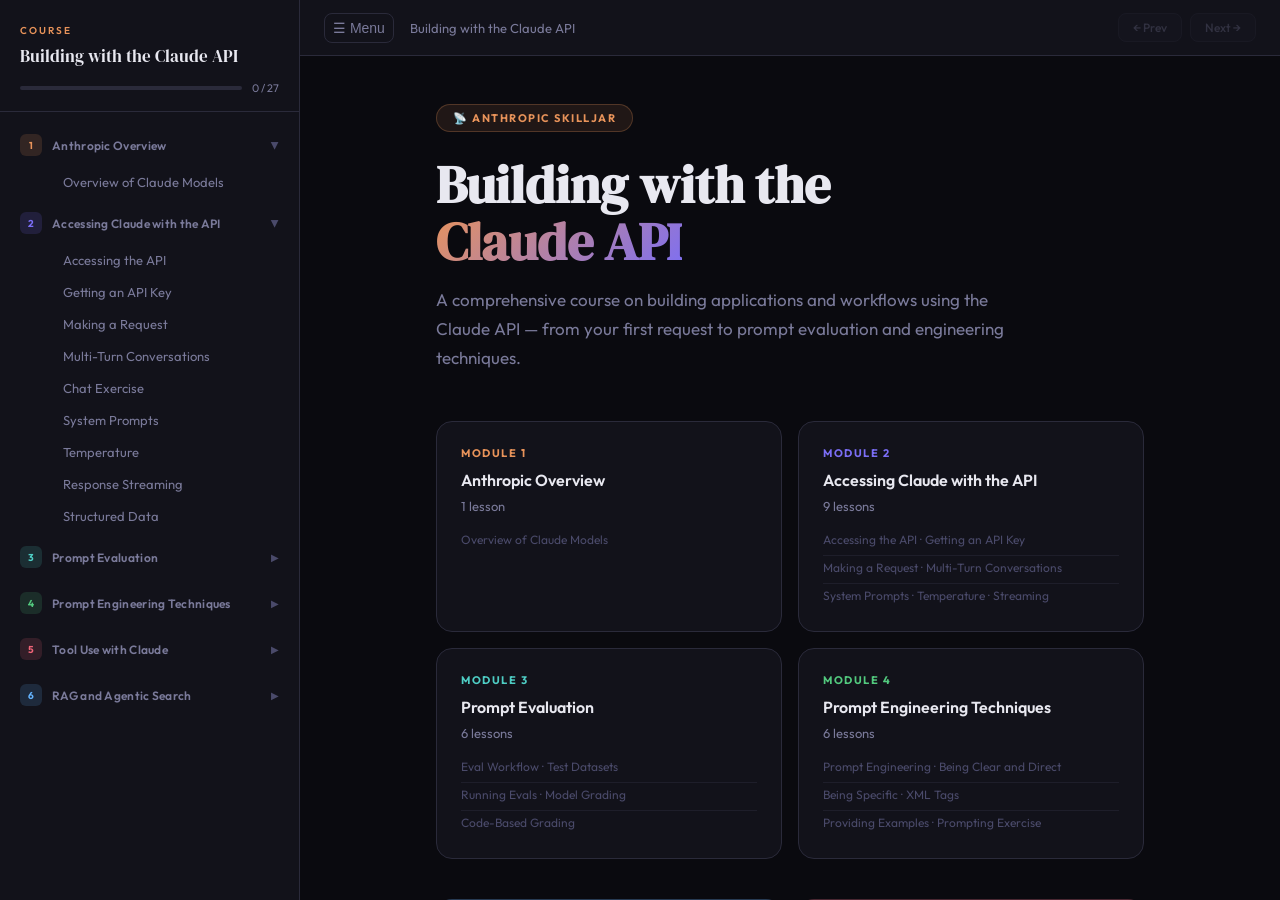
<file: JupyterNotebook/ModulesExplanation.html>
<!DOCTYPE html>
<html lang="en">
<head>
<meta charset="UTF-8">
<meta name="viewport" content="width=device-width, initial-scale=1.0">
<title>Building with the Claude API</title>
<style>
  @import url('https://fonts.googleapis.com/css2?family=DM+Serif+Display:ital@0;1&family=JetBrains+Mono:wght@400;600&family=Outfit:wght@300;400;500;600;700&display=swap');

  :root {
    --bg: #0a0a0f;
    --surface: #12121a;
    --surface2: #1a1a26;
    --border: #2a2a3a;
    --accent: #e8935a;
    --accent2: #7b6ef6;
    --accent3: #4ecdc4;
    --text: #e8e8f0;
    --text-muted: #7a7a9a;
    --text-dim: #4a4a6a;
    --success: #52c97e;
    --sidebar-w: 300px;
  }

  * { margin: 0; padding: 0; box-sizing: border-box; }

  body {
    font-family: 'Outfit', sans-serif;
    background: var(--bg);
    color: var(--text);
    display: flex;
    height: 100vh;
    overflow: hidden;
  }

  /* ── SIDEBAR ── */
  #sidebar {
    width: var(--sidebar-w);
    min-width: var(--sidebar-w);
    background: var(--surface);
    border-right: 1px solid var(--border);
    display: flex;
    flex-direction: column;
    overflow: hidden;
    transition: width 0.3s ease;
  }

  #sidebar.collapsed { width: 0; min-width: 0; }

  .sidebar-header {
    padding: 24px 20px 16px;
    border-bottom: 1px solid var(--border);
    flex-shrink: 0;
  }

  .course-badge {
    font-size: 10px;
    font-weight: 600;
    letter-spacing: 2px;
    color: var(--accent);
    text-transform: uppercase;
    margin-bottom: 8px;
  }

  .sidebar-title {
    font-family: 'DM Serif Display', serif;
    font-size: 17px;
    line-height: 1.3;
    color: var(--text);
  }

  .progress-bar-wrap {
    margin-top: 14px;
    display: flex;
    align-items: center;
    gap: 10px;
  }

  .progress-bar {
    flex: 1;
    height: 4px;
    background: var(--border);
    border-radius: 99px;
    overflow: hidden;
  }

  .progress-fill {
    height: 100%;
    background: linear-gradient(90deg, var(--accent), var(--accent2));
    border-radius: 99px;
    transition: width 0.5s ease;
  }

  .progress-label {
    font-size: 11px;
    color: var(--text-muted);
    white-space: nowrap;
  }

  .nav-list {
    flex: 1;
    overflow-y: auto;
    padding: 12px 0;
  }

  .nav-list::-webkit-scrollbar { width: 4px; }
  .nav-list::-webkit-scrollbar-track { background: transparent; }
  .nav-list::-webkit-scrollbar-thumb { background: var(--border); border-radius: 4px; }

  .module-group { margin-bottom: 4px; }

  .module-header {
    display: flex;
    align-items: center;
    gap: 10px;
    padding: 10px 20px;
    cursor: pointer;
    user-select: none;
  }

  .module-header:hover { background: var(--surface2); }

  .module-number {
    width: 22px;
    height: 22px;
    border-radius: 6px;
    display: flex;
    align-items: center;
    justify-content: center;
    font-size: 10px;
    font-weight: 700;
    flex-shrink: 0;
  }

  .mod-1 .module-number { background: rgba(232,147,90,0.15); color: var(--accent); }
  .mod-2 .module-number { background: rgba(123,110,246,0.15); color: var(--accent2); }
  .mod-3 .module-number { background: rgba(78,205,196,0.15); color: var(--accent3); }
  .mod-4 .module-number { background: rgba(82,201,126,0.15); color: var(--success); }
  .mod-5 .module-number { background: rgba(240,100,120,0.15); color: #f06478; }
  .mod-6 .module-number { background: rgba(100,180,255,0.15); color: #64b4ff; }

  .module-label {
    font-size: 12px;
    font-weight: 600;
    color: var(--text-muted);
    flex: 1;
    letter-spacing: 0.3px;
  }

  .module-chevron {
    font-size: 10px;
    color: var(--text-dim);
    transition: transform 0.2s;
  }

  .module-group.open .module-chevron { transform: rotate(90deg); }

  .lesson-list { display: none; }
  .module-group.open .lesson-list { display: block; }

  .lesson-item {
    display: flex;
    align-items: center;
    gap: 10px;
    padding: 8px 20px 8px 52px;
    cursor: pointer;
    font-size: 13px;
    color: var(--text-muted);
    transition: all 0.15s;
    border-left: 2px solid transparent;
    margin-left: -1px;
  }

  .lesson-item:hover { background: var(--surface2); color: var(--text); }

  .lesson-item.active {
    color: var(--text);
    background: var(--surface2);
  }

  .mod-1 .lesson-item.active { border-left-color: var(--accent); }
  .mod-2 .lesson-item.active { border-left-color: var(--accent2); }
  .mod-3 .lesson-item.active { border-left-color: var(--accent3); }
  .mod-4 .lesson-item.active { border-left-color: var(--success); }
  .mod-5 .lesson-item.active { border-left-color: #f06478; }
  .mod-6 .lesson-item.active { border-left-color: #64b4ff; }
    width: 6px;
    height: 6px;
    border-radius: 50%;
    background: var(--border);
    flex-shrink: 0;
    transition: background 0.2s;
  }

  .lesson-item.active .lesson-dot { background: currentColor; }
  .lesson-item.completed .lesson-dot { background: var(--success); }

  /* ── MAIN CONTENT ── */
  #main {
    flex: 1;
    display: flex;
    flex-direction: column;
    overflow: hidden;
  }

  #topbar {
    height: 56px;
    border-bottom: 1px solid var(--border);
    display: flex;
    align-items: center;
    padding: 0 24px;
    gap: 16px;
    flex-shrink: 0;
    background: var(--surface);
  }

  #toggle-btn {
    background: none;
    border: 1px solid var(--border);
    border-radius: 8px;
    color: var(--text-muted);
    cursor: pointer;
    padding: 6px 8px;
    font-size: 14px;
    display: flex;
    align-items: center;
    gap: 6px;
    transition: all 0.2s;
  }
  #toggle-btn:hover { border-color: var(--accent); color: var(--accent); }

  .breadcrumb {
    display: flex;
    align-items: center;
    gap: 6px;
    font-size: 13px;
    color: var(--text-muted);
    flex: 1;
  }

  .breadcrumb .sep { color: var(--text-dim); }
  .breadcrumb .current { color: var(--text); font-weight: 500; }

  .nav-arrows {
    display: flex;
    gap: 8px;
  }

  .nav-btn {
    background: var(--surface2);
    border: 1px solid var(--border);
    border-radius: 8px;
    color: var(--text-muted);
    cursor: pointer;
    padding: 6px 14px;
    font-size: 12px;
    font-family: 'Outfit', sans-serif;
    font-weight: 500;
    transition: all 0.2s;
    display: flex;
    align-items: center;
    gap: 6px;
  }
  .nav-btn:hover:not(:disabled) { border-color: var(--accent2); color: var(--accent2); }
  .nav-btn:disabled { opacity: 0.3; cursor: not-allowed; }

  #content-area {
    flex: 1;
    overflow-y: auto;
    padding: 48px 64px;
    max-width: 900px;
    width: 100%;
    margin: 0 auto;
  }

  #content-area::-webkit-scrollbar { width: 6px; }
  #content-area::-webkit-scrollbar-track { background: transparent; }
  #content-area::-webkit-scrollbar-thumb { background: var(--border); border-radius: 4px; }

  /* ── LESSON CONTENT ── */
  .lesson-hero {
    margin-bottom: 40px;
  }

  .lesson-tag {
    display: inline-flex;
    align-items: center;
    gap: 6px;
    font-size: 11px;
    font-weight: 600;
    letter-spacing: 1.5px;
    text-transform: uppercase;
    padding: 4px 12px;
    border-radius: 99px;
    margin-bottom: 16px;
  }

  .tag-m1 { background: rgba(232,147,90,0.1); color: var(--accent); border: 1px solid rgba(232,147,90,0.2); }
  .tag-m2 { background: rgba(123,110,246,0.1); color: var(--accent2); border: 1px solid rgba(123,110,246,0.2); }
  .tag-m3 { background: rgba(78,205,196,0.1); color: var(--accent3); border: 1px solid rgba(78,205,196,0.2); }
  .tag-m4 { background: rgba(82,201,126,0.1); color: var(--success); border: 1px solid rgba(82,201,126,0.2); }
  .tag-m5 { background: rgba(240,100,120,0.1); color: #f06478; border: 1px solid rgba(240,100,120,0.2); }
  .tag-m6 { background: rgba(100,180,255,0.1); color: #64b4ff; border: 1px solid rgba(100,180,255,0.2); }
    font-family: 'DM Serif Display', serif;
    font-size: 38px;
    line-height: 1.15;
    color: var(--text);
    margin-bottom: 12px;
  }

  .lesson-subtitle {
    font-size: 16px;
    color: var(--text-muted);
    line-height: 1.6;
    max-width: 640px;
  }

  .content-body h3 {
    font-size: 18px;
    font-weight: 600;
    color: var(--text);
    margin: 32px 0 12px;
  }

  .content-body h3:first-child { margin-top: 0; }

  .content-body p {
    font-size: 15px;
    line-height: 1.75;
    color: #c8c8d8;
    margin-bottom: 16px;
  }

  .content-body ul, .content-body ol {
    margin: 0 0 16px 20px;
  }

  .content-body li {
    font-size: 15px;
    line-height: 1.7;
    color: #c8c8d8;
    margin-bottom: 6px;
  }

  .content-body strong { color: var(--text); font-weight: 600; }
  .content-body em { color: var(--accent); font-style: normal; font-weight: 500; }

  /* ── CODE BLOCKS ── */
  .code-block {
    background: #0d0d15;
    border: 1px solid var(--border);
    border-radius: 12px;
    margin: 20px 0;
    overflow: hidden;
  }

  .code-header {
    display: flex;
    align-items: center;
    justify-content: space-between;
    padding: 10px 16px;
    border-bottom: 1px solid var(--border);
    background: rgba(255,255,255,0.02);
  }

  .code-lang {
    font-size: 11px;
    font-weight: 600;
    letter-spacing: 1px;
    text-transform: uppercase;
    color: var(--text-dim);
  }

  .copy-btn {
    background: none;
    border: 1px solid var(--border);
    border-radius: 6px;
    color: var(--text-dim);
    cursor: pointer;
    padding: 3px 10px;
    font-size: 11px;
    font-family: 'Outfit', sans-serif;
    transition: all 0.2s;
  }
  .copy-btn:hover { border-color: var(--accent3); color: var(--accent3); }
  .copy-btn.copied { border-color: var(--success); color: var(--success); }

  pre {
    padding: 20px;
    overflow-x: auto;
    font-family: 'JetBrains Mono', monospace;
    font-size: 13px;
    line-height: 1.65;
    color: #c8d8f0;
  }

  pre::-webkit-scrollbar { height: 4px; }
  pre::-webkit-scrollbar-track { background: transparent; }
  pre::-webkit-scrollbar-thumb { background: var(--border); }

  /* ── TABLES ── */
  .table-wrap {
    margin: 20px 0;
    overflow-x: auto;
    border-radius: 12px;
    border: 1px solid var(--border);
  }

  table {
    width: 100%;
    border-collapse: collapse;
    font-size: 14px;
  }

  th {
    background: var(--surface2);
    padding: 12px 16px;
    text-align: left;
    font-weight: 600;
    font-size: 12px;
    letter-spacing: 0.5px;
    color: var(--text-muted);
    border-bottom: 1px solid var(--border);
  }

  td {
    padding: 12px 16px;
    border-bottom: 1px solid rgba(42,42,58,0.5);
    color: #c8c8d8;
    vertical-align: top;
  }

  tr:last-child td { border-bottom: none; }
  tr:hover td { background: rgba(255,255,255,0.02); }

  td code, th code {
    background: var(--surface2);
    border: 1px solid var(--border);
    border-radius: 4px;
    padding: 1px 6px;
    font-family: 'JetBrains Mono', monospace;
    font-size: 12px;
    color: var(--accent3);
  }

  /* ── CALLOUT BOXES ── */
  .callout {
    border-radius: 12px;
    padding: 18px 20px;
    margin: 20px 0;
    display: flex;
    gap: 14px;
    align-items: flex-start;
  }

  .callout-matters {
    background: rgba(232,147,90,0.06);
    border: 1px solid rgba(232,147,90,0.2);
  }

  .callout-icon {
    font-size: 18px;
    flex-shrink: 0;
    margin-top: 1px;
  }

  .callout-content {
    flex: 1;
  }

  .callout-label {
    font-size: 11px;
    font-weight: 700;
    letter-spacing: 1.5px;
    text-transform: uppercase;
    color: var(--accent);
    margin-bottom: 6px;
  }

  .callout-text {
    font-size: 14px;
    line-height: 1.65;
    color: #c8c8d8;
  }

  /* ── INLINE CODE ── */
  .content-body code {
    background: var(--surface2);
    border: 1px solid var(--border);
    border-radius: 4px;
    padding: 1px 6px;
    font-family: 'JetBrains Mono', monospace;
    font-size: 12.5px;
    color: var(--accent3);
  }

  /* ── DIVIDER ── */
  .section-divider {
    border: none;
    border-top: 1px solid var(--border);
    margin: 40px 0;
  }

  /* ── FLOW DIAGRAM ── */
  .flow {
    display: flex;
    align-items: center;
    gap: 0;
    margin: 20px 0;
    flex-wrap: wrap;
    gap: 4px;
  }

  .flow-step {
    background: var(--surface2);
    border: 1px solid var(--border);
    border-radius: 8px;
    padding: 8px 14px;
    font-size: 13px;
    font-weight: 500;
    color: var(--text);
    white-space: nowrap;
  }

  .flow-arrow {
    color: var(--text-dim);
    font-size: 14px;
    padding: 0 6px;
  }

  /* ── KEY INSIGHT ── */
  .insight {
    background: linear-gradient(135deg, rgba(123,110,246,0.08), rgba(78,205,196,0.05));
    border: 1px solid rgba(123,110,246,0.2);
    border-radius: 12px;
    padding: 18px 20px;
    margin: 20px 0;
  }

  .insight-label {
    font-size: 11px;
    font-weight: 700;
    letter-spacing: 1.5px;
    text-transform: uppercase;
    color: var(--accent2);
    margin-bottom: 8px;
  }

  .insight-text {
    font-size: 14px;
    line-height: 1.65;
    color: #c8c8d8;
  }

  /* ── SCORE BADGE ── */
  .score-badge {
    display: inline-flex;
    align-items: center;
    gap: 6px;
    background: rgba(82,201,126,0.1);
    border: 1px solid rgba(82,201,126,0.25);
    border-radius: 8px;
    padding: 4px 12px;
    font-size: 13px;
    font-weight: 600;
    color: var(--success);
    font-family: 'JetBrains Mono', monospace;
  }

  /* ── HOME SCREEN ── */
  #home-screen {
    padding: 48px 64px;
    max-width: 900px;
    margin: 0 auto;
    overflow-y: auto;
    height: 100%;
  }

  .home-hero {
    margin-bottom: 48px;
  }

  .home-badge {
    display: inline-flex;
    align-items: center;
    gap: 8px;
    background: rgba(232,147,90,0.1);
    border: 1px solid rgba(232,147,90,0.25);
    border-radius: 99px;
    padding: 6px 16px;
    font-size: 11px;
    font-weight: 700;
    letter-spacing: 1.5px;
    text-transform: uppercase;
    color: var(--accent);
    margin-bottom: 24px;
  }

  .home-title {
    font-family: 'DM Serif Display', serif;
    font-size: 52px;
    line-height: 1.1;
    margin-bottom: 16px;
  }

  .home-title span {
    background: linear-gradient(135deg, var(--accent), var(--accent2));
    -webkit-background-clip: text;
    -webkit-text-fill-color: transparent;
    background-clip: text;
  }

  .home-desc {
    font-size: 17px;
    line-height: 1.7;
    color: var(--text-muted);
    max-width: 600px;
  }

  .module-cards {
    display: grid;
    grid-template-columns: repeat(2, 1fr);
    gap: 16px;
    margin-bottom: 40px;
  }

  .module-card {
    background: var(--surface);
    border: 1px solid var(--border);
    border-radius: 16px;
    padding: 24px;
    cursor: pointer;
    transition: all 0.2s;
    text-align: left;
  }

  .module-card:hover {
    border-color: var(--accent2);
    transform: translateY(-2px);
    box-shadow: 0 8px 32px rgba(0,0,0,0.3);
  }

  .card-num {
    font-size: 11px;
    font-weight: 700;
    letter-spacing: 1.5px;
    text-transform: uppercase;
    margin-bottom: 10px;
  }

  .c1 .card-num { color: var(--accent); }
  .c2 .card-num { color: var(--accent2); }
  .c3 .card-num { color: var(--accent3); }
  .c4 .card-num { color: var(--success); }

  .card-title {
    font-size: 16px;
    font-weight: 600;
    color: var(--text);
    margin-bottom: 8px;
  }

  .card-count {
    font-size: 13px;
    color: var(--text-muted);
  }

  .card-lessons {
    margin-top: 14px;
    display: flex;
    flex-direction: column;
    gap: 4px;
  }

  .card-lesson-item {
    font-size: 12px;
    color: var(--text-dim);
    padding: 4px 0;
    border-top: 1px solid rgba(42,42,58,0.5);
  }

  .card-lesson-item:first-child { border-top: none; }

  /* ── ANIMATION ── */
  @keyframes fadeIn {
    from { opacity: 0; transform: translateY(12px); }
    to { opacity: 1; transform: translateY(0); }
  }

  .fade-in {
    animation: fadeIn 0.3s ease forwards;
  }

  /* responsive */
  @media (max-width: 768px) {
    #sidebar { width: 260px; min-width: 260px; }
    #content-area, #home-screen { padding: 32px 24px; }
    .lesson-title, .home-title { font-size: 28px; }
    .module-cards { grid-template-columns: 1fr; }
  }
</style>
</head>
<body>

<!-- SIDEBAR -->
<nav id="sidebar">
  <div class="sidebar-header">
    <div class="course-badge">Course</div>
    <div class="sidebar-title">Building with the Claude API</div>
    <div class="progress-bar-wrap">
      <div class="progress-bar"><div class="progress-fill" id="progress-fill" style="width:0%"></div></div>
      <span class="progress-label" id="progress-label">0 / 27</span>
    </div>
  </div>

  <div class="nav-list" id="nav-list">
    <!-- Module 1 -->
    <div class="module-group mod-1 open" data-module="1">
      <div class="module-header" onclick="toggleModule(this)">
        <div class="module-number">1</div>
        <div class="module-label">Anthropic Overview</div>
        <div class="module-chevron">▶</div>
      </div>
      <div class="lesson-list">
        <div class="lesson-item" onclick="showLesson('m1l1')" data-id="m1l1">
          <div class="lesson-dot"></div>Overview of Claude Models
        </div>
      </div>
    </div>

    <!-- Module 2 -->
    <div class="module-group mod-2 open" data-module="2">
      <div class="module-header" onclick="toggleModule(this)">
        <div class="module-number">2</div>
        <div class="module-label">Accessing Claude with the API</div>
        <div class="module-chevron">▶</div>
      </div>
      <div class="lesson-list">
        <div class="lesson-item" onclick="showLesson('m2l1')" data-id="m2l1"><div class="lesson-dot"></div>Accessing the API</div>
        <div class="lesson-item" onclick="showLesson('m2l2')" data-id="m2l2"><div class="lesson-dot"></div>Getting an API Key</div>
        <div class="lesson-item" onclick="showLesson('m2l3')" data-id="m2l3"><div class="lesson-dot"></div>Making a Request</div>
        <div class="lesson-item" onclick="showLesson('m2l4')" data-id="m2l4"><div class="lesson-dot"></div>Multi-Turn Conversations</div>
        <div class="lesson-item" onclick="showLesson('m2l5')" data-id="m2l5"><div class="lesson-dot"></div>Chat Exercise</div>
        <div class="lesson-item" onclick="showLesson('m2l6')" data-id="m2l6"><div class="lesson-dot"></div>System Prompts</div>
        <div class="lesson-item" onclick="showLesson('m2l7')" data-id="m2l7"><div class="lesson-dot"></div>Temperature</div>
        <div class="lesson-item" onclick="showLesson('m2l8')" data-id="m2l8"><div class="lesson-dot"></div>Response Streaming</div>
        <div class="lesson-item" onclick="showLesson('m2l9')" data-id="m2l9"><div class="lesson-dot"></div>Structured Data</div>
      </div>
    </div>

    <!-- Module 3 -->
    <div class="module-group mod-3" data-module="3">
      <div class="module-header" onclick="toggleModule(this)">
        <div class="module-number">3</div>
        <div class="module-label">Prompt Evaluation</div>
        <div class="module-chevron">▶</div>
      </div>
      <div class="lesson-list">
        <div class="lesson-item" onclick="showLesson('m3l1')" data-id="m3l1"><div class="lesson-dot"></div>Prompt Evaluation</div>
        <div class="lesson-item" onclick="showLesson('m3l2')" data-id="m3l2"><div class="lesson-dot"></div>A Typical Eval Workflow</div>
        <div class="lesson-item" onclick="showLesson('m3l3')" data-id="m3l3"><div class="lesson-dot"></div>Generating Test Datasets</div>
        <div class="lesson-item" onclick="showLesson('m3l4')" data-id="m3l4"><div class="lesson-dot"></div>Running the Eval</div>
        <div class="lesson-item" onclick="showLesson('m3l5')" data-id="m3l5"><div class="lesson-dot"></div>Model-Based Grading</div>
        <div class="lesson-item" onclick="showLesson('m3l6')" data-id="m3l6"><div class="lesson-dot"></div>Code-Based Grading</div>
      </div>
    </div>

    <!-- Module 4 -->
    <div class="module-group mod-4" data-module="4">
      <div class="module-header" onclick="toggleModule(this)">
        <div class="module-number">4</div>
        <div class="module-label">Prompt Engineering Techniques</div>
        <div class="module-chevron">▶</div>
      </div>
      <div class="lesson-list">
        <div class="lesson-item" onclick="showLesson('m4l1')" data-id="m4l1"><div class="lesson-dot"></div>Prompt Engineering</div>
        <div class="lesson-item" onclick="showLesson('m4l2')" data-id="m4l2"><div class="lesson-dot"></div>Being Clear and Direct</div>
        <div class="lesson-item" onclick="showLesson('m4l3')" data-id="m4l3"><div class="lesson-dot"></div>Being Specific</div>
        <div class="lesson-item" onclick="showLesson('m4l4')" data-id="m4l4"><div class="lesson-dot"></div>Structure with XML Tags</div>
        <div class="lesson-item" onclick="showLesson('m4l5')" data-id="m4l5"><div class="lesson-dot"></div>Providing Examples</div>
        <div class="lesson-item" onclick="showLesson('m4l6')" data-id="m4l6"><div class="lesson-dot"></div>Prompting Exercise</div>
      </div>
    </div>
    <!-- Module 5 -->
    <div class="module-group mod-5" data-module="5">
      <div class="module-header" onclick="toggleModule(this)">
        <div class="module-number">5</div>
        <div class="module-label">Tool Use with Claude</div>
        <div class="module-chevron">▶</div>
      </div>
      <div class="lesson-list">
        <div class="lesson-item" onclick="showLesson('m5l1')" data-id="m5l1"><div class="lesson-dot"></div>Introducing Tool Use</div>
        <div class="lesson-item" onclick="showLesson('m5l2')" data-id="m5l2"><div class="lesson-dot"></div>Project Overview</div>
        <div class="lesson-item" onclick="showLesson('m5l3')" data-id="m5l3"><div class="lesson-dot"></div>Tool Functions</div>
        <div class="lesson-item" onclick="showLesson('m5l4')" data-id="m5l4"><div class="lesson-dot"></div>Tool Schemas</div>
        <div class="lesson-item" onclick="showLesson('m5l5')" data-id="m5l5"><div class="lesson-dot"></div>Handling Message Blocks</div>
        <div class="lesson-item" onclick="showLesson('m5l6')" data-id="m5l6"><div class="lesson-dot"></div>Sending Tool Results</div>
        <div class="lesson-item" onclick="showLesson('m5l7')" data-id="m5l7"><div class="lesson-dot"></div>Multi-Turn Conversations with Tools</div>
        <div class="lesson-item" onclick="showLesson('m5l8')" data-id="m5l8"><div class="lesson-dot"></div>Implementing Multiple Turns</div>
        <div class="lesson-item" onclick="showLesson('m5l9')" data-id="m5l9"><div class="lesson-dot"></div>Using Multiple Tools</div>
        <div class="lesson-item" onclick="showLesson('m5l10')" data-id="m5l10"><div class="lesson-dot"></div>Fine-Grained Tool Calling</div>
        <div class="lesson-item" onclick="showLesson('m5l11')" data-id="m5l11"><div class="lesson-dot"></div>The Text Edit Tool</div>
        <div class="lesson-item" onclick="showLesson('m5l12')" data-id="m5l12"><div class="lesson-dot"></div>The Web Search Tool</div>
      </div>
    </div>

    <!-- Module 6 -->
    <div class="module-group mod-6" data-module="6">
      <div class="module-header" onclick="toggleModule(this)">
        <div class="module-number">6</div>
        <div class="module-label">RAG and Agentic Search</div>
        <div class="module-chevron">&#x25B6;</div>
      </div>
      <div class="lesson-list">
        <div class="lesson-item" onclick="showLesson('m6l1')" data-id="m6l1"><div class="lesson-dot"></div>Introducing RAG</div>
        <div class="lesson-item" onclick="showLesson('m6l2')" data-id="m6l2"><div class="lesson-dot"></div>Text Chunking Strategies</div>
        <div class="lesson-item" onclick="showLesson('m6l3')" data-id="m6l3"><div class="lesson-dot"></div>Text Embeddings</div>
        <div class="lesson-item" onclick="showLesson('m6l4')" data-id="m6l4"><div class="lesson-dot"></div>The Full RAG Flow</div>
        <div class="lesson-item" onclick="showLesson('m6l5')" data-id="m6l5"><div class="lesson-dot"></div>Implementing the RAG Flow</div>
        <div class="lesson-item" onclick="showLesson('m6l6')" data-id="m6l6"><div class="lesson-dot"></div>BM25 Lexical Search</div>
        <div class="lesson-item" onclick="showLesson('m6l7')" data-id="m6l7"><div class="lesson-dot"></div>Multi-Index RAG Pipeline</div>
      </div>
    </div>
  </div>
</nav>

<!-- MAIN -->
<div id="main">
  <div id="topbar">
    <button id="toggle-btn" onclick="toggleSidebar()">☰ Menu</button>
    <div class="breadcrumb" id="breadcrumb">
      <span>Building with the Claude API</span>
    </div>
    <div class="nav-arrows">
      <button class="nav-btn" id="prev-btn" onclick="navigate(-1)" disabled>← Prev</button>
      <button class="nav-btn" id="next-btn" onclick="navigate(1)">Next →</button>
    </div>
  </div>

  <!-- HOME SCREEN -->
  <div id="home-screen">
    <div class="home-hero fade-in">
      <div class="home-badge">📡 Anthropic Skilljar</div>
      <h1 class="home-title">Building with the<br><span>Claude API</span></h1>
      <p class="home-desc">A comprehensive course on building applications and workflows using the Claude API — from your first request to prompt evaluation and engineering techniques.</p>
    </div>

    <div class="module-cards fade-in">
      <div class="module-card c1" onclick="showLesson('m1l1')">
        <div class="card-num">Module 1</div>
        <div class="card-title">Anthropic Overview</div>
        <div class="card-count">1 lesson</div>
        <div class="card-lessons">
          <div class="card-lesson-item">Overview of Claude Models</div>
        </div>
      </div>
      <div class="module-card c2" onclick="showLesson('m2l1')">
        <div class="card-num">Module 2</div>
        <div class="card-title">Accessing Claude with the API</div>
        <div class="card-count">9 lessons</div>
        <div class="card-lessons">
          <div class="card-lesson-item">Accessing the API · Getting an API Key</div>
          <div class="card-lesson-item">Making a Request · Multi-Turn Conversations</div>
          <div class="card-lesson-item">System Prompts · Temperature · Streaming</div>
        </div>
      </div>
      <div class="module-card c3" onclick="showLesson('m3l1')">
        <div class="card-num">Module 3</div>
        <div class="card-title">Prompt Evaluation</div>
        <div class="card-count">6 lessons</div>
        <div class="card-lessons">
          <div class="card-lesson-item">Eval Workflow · Test Datasets</div>
          <div class="card-lesson-item">Running Evals · Model Grading</div>
          <div class="card-lesson-item">Code-Based Grading</div>
        </div>
      </div>
      <div class="module-card c4" onclick="showLesson('m4l1')">
        <div class="card-num">Module 4</div>
        <div class="card-title">Prompt Engineering Techniques</div>
        <div class="card-count">6 lessons</div>
        <div class="card-lessons">
          <div class="card-lesson-item">Prompt Engineering · Being Clear and Direct</div>
          <div class="card-lesson-item">Being Specific · XML Tags</div>
          <div class="card-lesson-item">Providing Examples · Prompting Exercise</div>
        </div>
      </div>
    </div>

    <div class="module-cards fade-in" style="grid-template-columns: repeat(2, 1fr); margin-top:0">
      <div class="module-card" style="border-color: rgba(100,180,255,0.25); cursor:pointer" onclick="showLesson('m6l1')">
        <div class="card-num" style="color:#64b4ff">Module 6</div>
        <div class="card-title">RAG and Agentic Search</div>
        <div class="card-count">7 lessons (in progress)</div>
        <div class="card-lessons">
          <div class="card-lesson-item">Introducing RAG &#x00b7; Text Chunking Strategies</div>
        </div>
      </div>
      <div class="module-card" style="border-color: rgba(240,100,120,0.25); cursor:pointer" onclick="showLesson('m5l1')">
        <div class="card-num" style="color:#f06478">Module 5</div>
        <div class="card-title">Tool Use with Claude</div>
        <div class="card-count">12 lessons</div>
        <div class="card-lessons">
          <div class="card-lesson-item">Introducing Tool Use · Project Overview · Tool Functions</div>
        </div>
      </div>
    </div>
  </div>

  <!-- LESSON CONTENT AREA (hidden initially) -->
  <div id="content-area" style="display:none"></div>
</div>

<script>
// ── LESSON DATA ──
const lessons = {

  m1l1: {
    module: 1, title: 'Overview of Claude Models',
    tag: 'Module 1 · Anthropic Overview', tagClass: 'tag-m1',
    subtitle: 'Choosing the right model for the right task is a core architectural decision — not an afterthought.',
    content: `
<div class="content-body">
<h3>The Three Model Families</h3>
<p>Claude comes in three model families, each optimized for a different priority. Picking the right one reduces cost and latency without sacrificing quality.</p>
<div class="table-wrap"><table>
<thead><tr><th>Model</th><th>Best For</th><th>Trade-off</th></tr></thead>
<tbody>
<tr><td><strong>Opus</strong></td><td>Complex, multi-step tasks requiring deep reasoning and planning</td><td>Higher cost and latency</td></tr>
<tr><td><strong>Sonnet</strong></td><td>Most practical use cases — balanced intelligence, speed, and cost</td><td>Best all-rounder, strong coding</td></tr>
<tr><td><strong>Haiku</strong></td><td>Real-time interactions and high-volume processing</td><td>No reasoning; fastest and cheapest</td></tr>
</tbody>
</table></div>

<h3>Selection Framework</h3>
<ul>
<li>Intelligence is the priority → <strong>Opus</strong></li>
<li>Speed is the priority → <strong>Haiku</strong></li>
<li>Balanced requirements → <strong>Sonnet</strong></li>
</ul>

<h3>Key Insight — Mix Models in One App</h3>
<p>You don't have to pick one model for your entire application. A common production pattern uses different models for different tasks:</p>
<ul>
<li>Use <strong>Haiku</strong> to classify user intent (fast, cheap, simple task)</li>
<li>Use <strong>Sonnet</strong> to draft a response (moderate complexity)</li>
<li>Use <strong>Opus</strong> for a final quality review step (high reasoning required)</li>
</ul>

<h3>Shared Capabilities</h3>
<p>All three models support text generation, coding, and image analysis. The difference is in how well and how fast they do it — not what they can do.</p>

<div class="callout callout-matters">
<div class="callout-icon">💡</div>
<div class="callout-content">
<div class="callout-label">Why This Matters</div>
<div class="callout-text">Defaulting to Opus for everything is wasteful. Defaulting to Haiku for everything misses accuracy. Treat model selection as an architectural decision made per task, not per application.</div>
</div>
</div>
</div>`
  },

  m2l1: {
    module: 2, title: 'Accessing the API',
    tag: 'Module 2 · Lesson 1', tagClass: 'tag-m2',
    subtitle: 'Every API call follows the same 5-step flow from user input to displayed response.',
    content: `
<div class="content-body">
<h3>The 5-Step API Flow</h3>
<div class="flow">
  <div class="flow-step">Client</div><div class="flow-arrow">→</div>
  <div class="flow-step">Your Server</div><div class="flow-arrow">→</div>
  <div class="flow-step">Anthropic API</div><div class="flow-arrow">→</div>
  <div class="flow-step">Text Generation</div><div class="flow-arrow">→</div>
  <div class="flow-step">Response</div>
</div>

<ol>
<li><strong>Client sends text to your server</strong> — Never call the Anthropic API directly from client-side code. Keep your API key on the server only.</li>
<li><strong>Server calls the Anthropic API</strong> — Using an SDK (Python, TypeScript, JS, Go, Ruby) or plain HTTP with four required params: API key, model name, messages list, and <code>max_tokens</code>.</li>
<li><strong>Text generation happens in 4 stages:</strong>
  <ul>
    <li><em>Tokenization</em> — Input is broken into tokens (words, word parts, symbols)</li>
    <li><em>Embedding</em> — Each token becomes a number list representing its possible meanings</li>
    <li><em>Contextualization</em> — Embeddings adjust based on neighboring tokens</li>
    <li><em>Generation</em> — Model assigns probabilities to next tokens, selects one, repeats</li>
  </ul>
</li>
<li><strong>Generation stops</strong> when <code>max_tokens</code> is reached or an end-of-sequence token appears.</li>
<li><strong>API returns the response</strong> — Generated text, token usage counts, and a <code>stop_reason</code>.</li>
</ol>

<h3>Key Terms</h3>
<div class="table-wrap"><table>
<thead><tr><th>Term</th><th>What It Means</th></tr></thead>
<tbody>
<tr><td><code>token</code></td><td>A chunk of text — a word, part of a word, or symbol</td></tr>
<tr><td><code>embedding</code></td><td>A number list representing a token's meaning</td></tr>
<tr><td><code>contextualization</code></td><td>Refining meaning based on surrounding tokens</td></tr>
<tr><td><code>max_tokens</code></td><td>Upper limit on generation length — not a target</td></tr>
<tr><td><code>stop_reason</code></td><td>Why the model stopped (hit limit, natural end, etc.)</td></tr>
</tbody>
</table></div>

<div class="callout callout-matters">
<div class="callout-icon">💡</div>
<div class="callout-content">
<div class="callout-label">Why This Matters</div>
<div class="callout-text">Knowing this flow explains why <code>max_tokens</code> is a safety cap (not a length target), why API keys must stay server-side, and why the same prompt can produce slightly different outputs each time.</div>
</div>
</div>
</div>`
  },

  m2l2: {
    module: 2, title: 'Getting an API Key',
    tag: 'Module 2 · Lesson 2', tagClass: 'tag-m2',
    subtitle: 'The key is shown only once. Store it immediately.',
    content: `
<div class="content-body">
<h3>Step-by-Step</h3>
<ol>
<li><strong>Create an account</strong> — Go to <code>console.anthropic.com</code> and sign up with email or Google SSO.</li>
<li><strong>Set up billing</strong> — The API uses a prepaid credit system. Without credits, your key won't process requests.</li>
<li><strong>Generate a key</strong> — Navigate to <strong>API Keys</strong> in the left sidebar → click <strong>Create Key</strong> → give it a descriptive name → click <strong>Create</strong>.</li>
<li><strong>Copy and store it immediately</strong> — The key is shown only once. You cannot retrieve it again.</li>
</ol>

<h3>Storing Your Key Safely</h3>
<p>Never hardcode the key in source code or commit it to version control. Use environment variables:</p>

<div class="code-block">
<div class="code-header"><span class="code-lang">bash</span><button class="copy-btn" onclick="copyCode(this)">Copy</button></div>
<pre># .env file — add this to .gitignore
ANTHROPIC_API_KEY="sk-ant-..."</pre>
</div>

<div class="code-block">
<div class="code-header"><span class="code-lang">python</span><button class="copy-btn" onclick="copyCode(this)">Copy</button></div>
<pre>from dotenv import load_dotenv
import os

load_dotenv()
api_key = os.getenv("ANTHROPIC_API_KEY")</pre>
</div>

<div class="callout callout-matters">
<div class="callout-icon">⚠️</div>
<div class="callout-content">
<div class="callout-label">Security Warning</div>
<div class="callout-text">Your API key is tied to your billing account. If exposed publicly (e.g., committed to GitHub), anyone can use it and rack up charges. Treat it like a password — store in <code>.env</code>, add <code>.env</code> to <code>.gitignore</code>, never send from client-side code.</div>
</div>
</div>
</div>`
  },

  m2l3: {
    module: 2, title: 'Making a Request',
    tag: 'Module 2 · Lesson 3', tagClass: 'tag-m2',
    subtitle: 'Every API call needs exactly three required parameters: model, max_tokens, and messages.',
    content: `
<div class="content-body">
<h3>Setup</h3>
<div class="code-block">
<div class="code-header"><span class="code-lang">python</span><button class="copy-btn" onclick="copyCode(this)">Copy</button></div>
<pre>pip install anthropic python-dotenv

from dotenv import load_dotenv
import anthropic, os

load_dotenv()
client = anthropic.Anthropic(api_key=os.getenv("ANTHROPIC_API_KEY"))
model = "claude-sonnet-4-6"</pre>
</div>

<h3>Making the Request</h3>
<div class="code-block">
<div class="code-header"><span class="code-lang">python</span><button class="copy-btn" onclick="copyCode(this)">Copy</button></div>
<pre>message = client.messages.create(
    model=model,
    max_tokens=1000,
    messages=[
        {"role": "user", "content": "Explain Temperature"}
    ]
)

print(message.content[0].text)  # just the text</pre>
</div>

<h3>Same Request via cURL</h3>
<div class="code-block">
<div class="code-header"><span class="code-lang">bash</span><button class="copy-btn" onclick="copyCode(this)">Copy</button></div>
<pre>curl --location 'https://api.anthropic.com/v1/messages' \
--header 'x-api-key: &lt;API_KEY&gt;' \
--header 'anthropic-version: 2023-06-01' \
--header 'content-type: application/json' \
--data '{
    "model": "claude-sonnet-4-6",
    "max_tokens": 1000,
    "messages": [{"role": "user", "content": "Explain Temperature"}]
}'</pre>
</div>

<h3>Required Parameters</h3>
<div class="table-wrap"><table>
<thead><tr><th>Parameter</th><th>What It Is</th></tr></thead>
<tbody>
<tr><td><code>model</code></td><td>Which Claude model to use</td></tr>
<tr><td><code>max_tokens</code></td><td>Upper safety limit for response length — not a target</td></tr>
<tr><td><code>messages</code></td><td>List of conversation turns with <code>role</code> and <code>content</code></td></tr>
</tbody>
</table></div>

<div class="callout callout-matters">
<div class="callout-icon">💡</div>
<div class="callout-content">
<div class="callout-label">Why This Matters</div>
<div class="callout-text">The three-parameter structure is the foundation of every API call you'll make. Everything else — tools, system prompts, temperature — builds on top of this core pattern.</div>
</div>
</div>
</div>`
  },

  m2l4: {
    module: 2, title: 'Multi-Turn Conversations',
    tag: 'Module 2 · Lesson 4', tagClass: 'tag-m2',
    subtitle: 'The API has no memory. You must send the full conversation history on every request.',
    content: `
<div class="content-body">
<h3>The Core Problem</h3>
<p>The Anthropic API stores nothing between requests. Each request is completely stateless.</p>
<div class="code-block">
<div class="code-header"><span class="code-lang">example</span></div>
<pre>Request 1: "My name is Swapnil"  → Claude: "Nice to meet you!"
Request 2: "What's my name?"     → Claude: "I don't know."  ❌</pre>
</div>

<h3>The Solution — Send Full History Every Time</h3>
<div class="code-block">
<div class="code-header"><span class="code-lang">python</span><button class="copy-btn" onclick="copyCode(this)">Copy</button></div>
<pre>messages = []

# Turn 1
messages.append({"role": "user", "content": "My name is Swapnil"})
response = client.messages.create(model=model, max_tokens=1000, messages=messages)
messages.append({"role": "assistant", "content": response.content[0].text})

# Turn 2
messages.append({"role": "user", "content": "What's my name?"})
response = client.messages.create(model=model, max_tokens=1000, messages=messages)
# → "Your name is Swapnil" ✓</pre>
</div>

<h3>Helper Functions Pattern</h3>
<div class="code-block">
<div class="code-header"><span class="code-lang">python</span><button class="copy-btn" onclick="copyCode(this)">Copy</button></div>
<pre>def add_user_message(messages, text):
    messages.append({"role": "user", "content": text})

def add_assistant_message(messages, text):
    messages.append({"role": "assistant", "content": text})

def chat(messages):
    response = client.messages.create(
        model=model, max_tokens=1000, messages=messages
    )
    return response.content[0].text</pre>
</div>

<div class="insight">
<div class="insight-label">Key Rule</div>
<div class="insight-text">Roles must strictly alternate: <code>user → assistant → user → assistant...</code>. Never two of the same role in a row.</div>
</div>

<div class="callout callout-matters">
<div class="callout-icon">💡</div>
<div class="callout-content">
<div class="callout-label">Why This Matters</div>
<div class="callout-text">Every chatbot or conversational app built on the API requires this pattern. Without it, each message is treated as a fresh conversation with no prior context.</div>
</div>
</div>
</div>`
  },

  m2l5: {
    module: 2, title: 'Chat Exercise (Practical)',
    tag: 'Module 2 · Lesson 5', tagClass: 'tag-m2',
    subtitle: 'A frontend chatbot that connects to the Claude API and maintains multi-turn conversations.',
    content: `
<div class="content-body">
<h3>Project Location</h3>
<p><code>/Users/swapnilla/Learning/Claude_chatbot</code></p>

<h3>What It Does</h3>
<ul>
<li>User types a message in the browser</li>
<li>Frontend sends it to a backend server</li>
<li>Server appends it to conversation history and calls the Claude API</li>
<li>Claude's response is appended to history and returned to the frontend</li>
<li>User sees the reply — context is maintained across turns</li>
</ul>

<h3>Architecture — Key Steps</h3>
<ol>
<li><strong>Backend server</strong> (Flask/FastAPI/Node) — holds the <code>messages</code> list, exposes a <code>POST /chat</code> endpoint</li>
<li><strong>Claude API call</strong> — appends user message → calls <code>client.messages.create()</code> → appends assistant reply → returns to frontend</li>
<li><strong>Frontend</strong> (HTML/JS or React) — input box + send button, calls <code>POST /chat</code>, displays response</li>
<li><strong>State management</strong> — backend tracks <code>messages</code> list across turns</li>
</ol>

<div class="code-block">
<div class="code-header"><span class="code-lang">python</span><button class="copy-btn" onclick="copyCode(this)">Copy</button></div>
<pre># Backend endpoint pattern
@app.post("/chat")
def chat_endpoint():
    user_message = request.json.get("message")
    temperature = float(request.json.get("temperature", 0.7))
    
    messages.append({"role": "user", "content": user_message})
    
    response = client.messages.create(
        model=model,
        max_tokens=1000,
        temperature=temperature,
        messages=messages
    )
    
    reply = response.content[0].text
    messages.append({"role": "assistant", "content": reply})
    return {"reply": reply}</pre>
</div>

<div class="callout callout-matters">
<div class="callout-icon">💡</div>
<div class="callout-content">
<div class="callout-label">Why This Matters</div>
<div class="callout-text">This exercise ties together API access, key management, request structure, and multi-turn history into a working application — the foundation pattern for any real-world chat product built on Claude.</div>
</div>
</div>
</div>`
  },

  m2l6: {
    module: 2, title: 'System Prompts',
    tag: 'Module 2 · Lesson 6', tagClass: 'tag-m2',
    subtitle: 'System prompts control how Claude responds — not what it responds to.',
    content: `
<div class="content-body">
<h3>What It Is</h3>
<p>A system prompt is a plain string passed separately from the <code>messages</code> list using the <code>system</code> keyword argument. It sets standing instructions Claude follows throughout the entire session.</p>

<h3>Implementation</h3>
<div class="code-block">
<div class="code-header"><span class="code-lang">python</span><button class="copy-btn" onclick="copyCode(this)">Copy</button></div>
<pre>response = client.messages.create(
    model=model,
    max_tokens=1000,
    system="You are a patient math tutor. When students ask for answers, \
give hints and guide their thinking instead of solving directly.",
    messages=[
        {"role": "user", "content": "What is 12 × 8?"}
    ]
)</pre>
</div>

<h3>Before vs After</h3>
<div class="table-wrap"><table>
<thead><tr><th>Without System Prompt</th><th>With System Prompt (Math Tutor)</th></tr></thead>
<tbody>
<tr><td>"12 × 8 = 96"</td><td>"What do you get when you break 12 into 10 + 2 and multiply each by 8?"</td></tr>
</tbody>
</table></div>

<h3>System Prompt Structure</h3>
<div class="code-block">
<div class="code-header"><span class="code-lang">pattern</span></div>
<pre>Line 1: Assign the role   → "You are a [role]."
Line 2+: Behavioral rules → specific instructions on how to respond</pre>
</div>

<h3>Handling None Safely</h3>
<div class="code-block">
<div class="code-header"><span class="code-lang">python</span><button class="copy-btn" onclick="copyCode(this)">Copy</button></div>
<pre>def chat(messages, system_prompt=None):
    params = {"model": model, "max_tokens": 1000, "messages": messages}
    if system_prompt:
        params["system"] = system_prompt
    return client.messages.create(**params)</pre>
</div>

<div class="callout callout-matters">
<div class="callout-icon">💡</div>
<div class="callout-content">
<div class="callout-label">Why This Matters</div>
<div class="callout-text">Every production Claude app needs a system prompt. Without one, Claude defaults to a general-purpose assistant. With one, you get a tutor, a support agent, a code reviewer — consistently, across every turn of the conversation.</div>
</div>
</div>
</div>`
  },

  m2l7: {
    module: 2, title: 'Temperature',
    tag: 'Module 2 · Lesson 7', tagClass: 'tag-m2',
    subtitle: 'A dial from 0 to 1 that controls how random or creative Claude\'s responses are.',
    content: `
<div class="content-body">
<h3>How It Works</h3>
<p>Every time Claude generates the next word, it assigns probabilities to all possible options. Temperature adjusts those probabilities before Claude makes its choice.</p>
<ul>
<li><strong>Temperature 0</strong> → always picks the highest probability token → same output every time</li>
<li><strong>Temperature 1</strong> → lower probability tokens get more of a chance → more varied, surprising outputs</li>
</ul>

<h3>When to Use What</h3>
<div class="table-wrap"><table>
<thead><tr><th>Task</th><th>Temperature</th><th>Why</th></tr></thead>
<tbody>
<tr><td>Data extraction, JSON parsing</td><td>Near 0</td><td>Need consistency</td></tr>
<tr><td>Factual Q&A, code generation</td><td>0.1–0.3</td><td>Accuracy over creativity</td></tr>
<tr><td>General conversation</td><td>0.5–0.7</td><td>Balance of quality and variety</td></tr>
<tr><td>Brainstorming, marketing copy</td><td>0.8–1.0</td><td>Want fresh, unexpected ideas</td></tr>
<tr><td>Creative writing</td><td>Near 1</td><td>Maximum creativity</td></tr>
</tbody>
</table></div>

<h3>Implementation</h3>
<div class="code-block">
<div class="code-header"><span class="code-lang">python</span><button class="copy-btn" onclick="copyCode(this)">Copy</button></div>
<pre># Low temperature — consistent, factual
response = client.messages.create(
    model=model, max_tokens=1000,
    temperature=0.1,
    messages=[{"role": "user", "content": "Extract the date from: ..."}]
)

# High temperature — creative, varied
response = client.messages.create(
    model=model, max_tokens=1000,
    temperature=0.9,
    messages=[{"role": "user", "content": "Give me 5 taglines for a coffee brand"}]
)</pre>
</div>

<div class="insight">
<div class="insight-label">Important</div>
<div class="insight-text">Higher temperature increases the <em>chance</em> of variation — it doesn't guarantee a completely different output every time. It's probabilistic, not a toggle.</div>
</div>

<div class="callout callout-matters">
<div class="callout-icon">💡</div>
<div class="callout-content">
<div class="callout-label">Why This Matters</div>
<div class="callout-text">High temperature on factual tasks gives inconsistent answers. Low temperature on creative tasks gives boring, repetitive ones. Match the temperature to what you're actually asking Claude to do.</div>
</div>
</div>
</div>`
  },

  m2l8: {
    module: 2, title: 'Response Streaming',
    tag: 'Module 2 · Lesson 8', tagClass: 'tag-m2',
    subtitle: 'Display responses word-by-word as they\'re generated instead of waiting 10–30 seconds.',
    content: `
<div class="content-body">
<h3>The Problem Solved</h3>
<p>Without streaming, Claude generates the full response first and sends it all at once — which can take 10–30 seconds. Users just see a spinner and wait.</p>
<div class="code-block">
<div class="code-header"><span class="code-lang">comparison</span></div>
<pre>Without streaming:  [user waits 15s] → full response appears at once
With streaming:     [user sees text in &lt;1s] → words appear as generated</pre>
</div>

<h3>Event Types</h3>
<ul>
<li><code>message_start</code> — acknowledgment, no text yet</li>
<li><code>content_block_start</code> — generation beginning</li>
<li><strong><code>content_block_delta</code></strong> — <strong>actual text chunks</strong> (this is what you display)</li>
<li><code>content_block_stop / message_stop</code> — done</li>
</ul>

<h3>Implementation</h3>
<div class="code-block">
<div class="code-header"><span class="code-lang">python</span><button class="copy-btn" onclick="copyCode(this)">Copy</button></div>
<pre>with client.messages.stream(
    model=model, max_tokens=1000, messages=messages
) as stream:
    for text in stream.text_stream:
        print(text, end="", flush=True)  # print each chunk as it arrives

    # Get full assembled message for saving to DB
    final_message = stream.get_final_message()</pre>
</div>

<div class="insight">
<div class="insight-label">Why get_final_message()?</div>
<div class="insight-text">Streaming gives you chunks — not a clean final response object. Call <code>get_final_message()</code> after the stream ends to get the same response format as a non-streaming call. Use this for saving conversation history.</div>
</div>

<div class="callout callout-matters">
<div class="callout-icon">💡</div>
<div class="callout-content">
<div class="callout-label">Why This Matters</div>
<div class="callout-text">Streaming is the difference between a chatbot that feels fast and one that feels broken. For any production app, streaming is essentially non-negotiable for good UX.</div>
</div>
</div>
</div>`
  },

  m2l9: {
    module: 2, title: 'Structured Data',
    tag: 'Module 2 · Lesson 9', tagClass: 'tag-m2',
    subtitle: 'Use prefill + stop sequences to get raw JSON, code, or regex without Claude\'s wrapping text.',
    content: `
<div class="content-body">
<h3>The Problem</h3>
<p>By default, Claude wraps everything in explanatory text. Great for conversation — terrible when you need raw parseable output.</p>
<div class="code-block">
<div class="code-header"><span class="code-lang">problem</span></div>
<pre>You ask: "Give me a JSON list of 3 fruits"

Claude gives:
"Sure! Here's a JSON list:
\`\`\`json
["apple", "banana", "mango"]
\`\`\`
Let me know if you need more!"

You want: ["apple", "banana", "mango"]</pre>
</div>

<h3>The Solution — Prefill + Stop Sequence</h3>
<div class="code-block">
<div class="code-header"><span class="code-lang">python</span><button class="copy-btn" onclick="copyCode(this)">Copy</button></div>
<pre>messages = [
    {"role": "user", "content": "Give me a JSON list of 3 fruits"},
    {"role": "assistant", "content": "\`\`\`json"}  # Claude continues from here
]

response = client.messages.create(
    model=model, max_tokens=1000,
    messages=messages,
    stop_sequences=["\`\`\`"]  # stop when closing delimiter appears
)

raw_json = response.content[0].text
# → \n["apple", "banana", "mango"]\n</pre>
</div>

<h3>Works for Any Structured Format</h3>
<div class="table-wrap"><table>
<thead><tr><th>What you want</th><th>Prefill</th><th>Stop sequence</th></tr></thead>
<tbody>
<tr><td>JSON</td><td><code>\`\`\`json</code></td><td><code>\`\`\`</code></td></tr>
<tr><td>Python code</td><td><code>\`\`\`python</code></td><td><code>\`\`\`</code></td></tr>
<tr><td>Regex</td><td><code>/</code></td><td><code>/</code></td></tr>
<tr><td>Raw list</td><td><code>- </code></td><td><code>\n\n</code></td></tr>
</tbody>
</table></div>

<div class="callout callout-matters">
<div class="callout-icon">💡</div>
<div class="callout-content">
<div class="callout-label">Why This Matters</div>
<div class="callout-text">Any time you're building a pipeline that uses Claude's output programmatically — feeding it into another system, saving it to a DB, parsing it in code — you need clean output. Prefill + stop sequence is the simplest way to get exactly that.</div>
</div>
</div>
</div>`
  },

  m3l1: {
    module: 3, title: 'Prompt Evaluation',
    tag: 'Module 3 · Lesson 1', tagClass: 'tag-m3',
    subtitle: 'Automated testing of prompts with objective metrics — the difference between guessing and knowing.',
    content: `
<div class="content-body">
<h3>The Three Paths</h3>
<ul>
<li>❌ <strong>Path 1:</strong> Write prompt → test once → deploy → discover issues in production</li>
<li>❌ <strong>Path 2:</strong> Write prompt → test manually with a few custom inputs → ship</li>
<li>✅ <strong>Path 3:</strong> Write prompt → run through evaluation pipeline → get objective score → iterate</li>
</ul>

<h3>What Prompt Evaluation Is</h3>
<p>It's automated testing for prompts. You create a dataset of test inputs, run each one through your prompt, grade the outputs with a scoring system, and get a single number that tells you how well your prompt performs across the full dataset.</p>
<p>This lets you compare <code>prompt_v1</code> vs <code>prompt_v2</code> objectively — not based on gut feel.</p>

<h3>The Eval Pipeline</h3>
<div class="flow">
  <div class="flow-step">Write prompt</div><div class="flow-arrow">→</div>
  <div class="flow-step">Create dataset</div><div class="flow-arrow">→</div>
  <div class="flow-step">Run prompts</div><div class="flow-arrow">→</div>
  <div class="flow-step">Grade outputs</div><div class="flow-arrow">→</div>
  <div class="flow-step">Score</div><div class="flow-arrow">→</div>
  <div class="flow-step">Iterate</div>
</div>

<div class="callout callout-matters">
<div class="callout-icon">💡</div>
<div class="callout-content">
<div class="callout-label">Why This Matters</div>
<div class="callout-text">Prompt engineering without evaluation is guesswork. Evaluation turns it into a measurable, improvable process — just like unit tests make code quality measurable. You can't improve what you can't measure.</div>
</div>
</div>
</div>`
  },

  m3l2: {
    module: 3, title: 'A Typical Eval Workflow',
    tag: 'Module 3 · Lesson 2', tagClass: 'tag-m3',
    subtitle: 'A 6-step loop that repeats until your prompt performs well enough.',
    content: `
<div class="content-body">
<h3>The 6 Steps</h3>
<ol>
<li><strong>Write initial prompt draft</strong> — your baseline to improve from</li>
<li><strong>Create evaluation dataset</strong> — 3 to thousands of test inputs, hand-written or LLM-generated</li>
<li><strong>Generate prompt variations</strong> — slot each test case into your prompt template</li>
<li><strong>Get LLM responses</strong> — run each variation through Claude and collect outputs</li>
<li><strong>Grade responses</strong> — score each output 1–10, average for overall performance</li>
<li><strong>Iterate</strong> — change something in the prompt, re-run, compare scores</li>
</ol>

<h3>Score Progression Example</h3>
<div class="code-block">
<div class="code-header"><span class="code-lang">example</span></div>
<pre>Prompt v1 average score:  2.32
Prompt v2 average score:  5.14
Prompt v3 average score:  7.86</pre>
</div>

<h3>The Full Loop</h3>
<div class="code-block">
<div class="code-header"><span class="code-lang">logic</span></div>
<pre>Write prompt
    ↓
Run against dataset → grade all outputs → get average score
    ↓
Is score good enough? → YES → Ship
    ↓ NO
Modify prompt → repeat</pre>
</div>

<div class="insight">
<div class="insight-label">Key Insight</div>
<div class="insight-text">The score itself isn't the goal — the <em>comparison between versions</em> is what drives improvement. Use Haiku for running evals to keep it fast (~31 seconds) and cheap.</div>
</div>

<div class="callout callout-matters">
<div class="callout-icon">💡</div>
<div class="callout-content">
<div class="callout-label">Why This Matters</div>
<div class="callout-text">This gives you an objective signal to optimise against instead of relying on intuition. The loop turns "my prompt sort of works" into "my prompt consistently works across diverse inputs."</div>
</div>
</div>
</div>`
  },

  m3l3: {
    module: 3, title: 'Generating Test Datasets',
    tag: 'Module 3 · Lesson 3', tagClass: 'tag-m3',
    subtitle: 'A dataset is just a list of realistic inputs. Use Claude (Haiku) to generate it automatically.',
    content: `
<div class="content-body">
<h3>Two Approaches</h3>
<ul>
<li><strong>Manual</strong> — hand-write test cases. Good for small datasets. Slow to scale.</li>
<li><strong>Automated with Claude</strong> — use Haiku (fast + cheap) to generate a batch. Combine with the structured data pattern for clean JSON output.</li>
</ul>

<h3>Automated Generation</h3>
<div class="code-block">
<div class="code-header"><span class="code-lang">python</span><button class="copy-btn" onclick="copyCode(this)">Copy</button></div>
<pre>def generate_dataset():
    prompt = """Generate 10 diverse test tasks for an AWS code assistant.
Each task should require Python code, JSON config, or regex as output.
Return as JSON array with objects containing 'task' and 'format' fields."""

    messages = [
        {"role": "user", "content": prompt},
        {"role": "assistant", "content": "\`\`\`json"}  # prefill for clean output
    ]

    response = client.messages.create(
        model="claude-haiku-4-5",
        max_tokens=2000,
        messages=messages,
        stop_sequences=["\`\`\`"]
    )

    dataset = json.loads(response.content[0].text.strip())

    with open("dataset.json", "w") as f:
        json.dump(dataset, f, indent=2)

    return dataset</pre>
</div>

<h3>Dataset Structure</h3>
<div class="code-block">
<div class="code-header"><span class="code-lang">json</span><button class="copy-btn" onclick="copyCode(this)">Copy</button></div>
<pre>[
  {"task": "Write a Python script to list all S3 buckets", "format": "Python"},
  {"task": "Create a JSON config for a Lambda with 512MB memory", "format": "JSON"},
  {"task": "Write a regex to match AWS ARN format", "format": "RegEx"}
]</pre>
</div>

<div class="insight">
<div class="insight-label">The format field</div>
<div class="insight-text">Include a <code>format</code> field so the grader knows which validator to run: Python → AST check, JSON → parse check, RegEx → compile check. Save to a file so the same dataset is reused across prompt versions for fair comparison.</div>
</div>

<div class="callout callout-matters">
<div class="callout-icon">💡</div>
<div class="callout-content">
<div class="callout-label">Why This Matters</div>
<div class="callout-text">A dataset with 3 similar inputs gives a fragile score. 20+ diverse inputs — edge cases, different phrasings, different output types — gives a score you can actually trust and improve against.</div>
</div>
</div>
</div>`
  },

  m3l4: {
    module: 3, title: 'Running the Eval',
    tag: 'Module 3 · Lesson 4', tagClass: 'tag-m3',
    subtitle: 'Three functions: merge, run, grade. That\'s the entire eval pipeline.',
    content: `
<div class="content-body">
<h3>Three Core Functions</h3>
<div class="code-block">
<div class="code-header"><span class="code-lang">python</span><button class="copy-btn" onclick="copyCode(this)">Copy</button></div>
<pre>def run_prompt(test_case, prompt_template):
    """Merge test case into prompt and get Claude's output"""
    prompt = prompt_template.replace("{task}", test_case["task"])
    return chat(prompt)

def run_test_case(test_case, prompt_template):
    """Run one test case end-to-end"""
    output = run_prompt(test_case, prompt_template)
    score = grade(output, test_case)
    return {"test_case": test_case, "output": output, "score": score}

def run_eval(dataset, prompt_template):
    """Loop through entire dataset"""
    results = [run_test_case(tc, prompt_template) for tc in dataset]
    avg = sum(r["score"] for r in results) / len(results)
    print(f"Average score: {avg:.2f}")
    return results</pre>
</div>

<h3>Basic v1 Prompt (Baseline)</h3>
<div class="code-block">
<div class="code-header"><span class="code-lang">template</span></div>
<pre>Please solve the following task: {task}</pre>
</div>

<p>This intentionally minimal prompt scores around <span class="score-badge">2–3 / 10</span>. That's your baseline to beat.</p>

<h3>Practical Notes</h3>
<ul>
<li><strong>Runtime:</strong> ~31 seconds for a full dataset run with Haiku</li>
<li><strong>Scoring at this stage:</strong> Start with a hardcoded <code>score=10</code> to get the pipeline running first</li>
<li><strong>Eval pipeline core:</strong> dataset + prompt + LLM + grader — minimal code, high value</li>
</ul>

<div class="callout callout-matters">
<div class="callout-icon">💡</div>
<div class="callout-content">
<div class="callout-label">Why This Matters</div>
<div class="callout-text">Running the eval turns your dataset into an actual score. Until you run it, you have ingredients but no measurement. Now you have a number to beat in the next iteration.</div>
</div>
</div>
</div>`
  },

  m3l5: {
    module: 3, title: 'Model-Based Grading',
    tag: 'Module 3 · Lesson 5', tagClass: 'tag-m3',
    subtitle: 'Use a second Claude call to evaluate outputs and return a numeric score.',
    content: `
<div class="content-body">
<h3>Three Types of Graders</h3>
<div class="table-wrap"><table>
<thead><tr><th>Type</th><th>How it works</th><th>Best for</th></tr></thead>
<tbody>
<tr><td><strong>Code grader</strong></td><td>Programmatic checks — syntax validation, length</td><td>Code, JSON, regex outputs</td></tr>
<tr><td><strong>Model grader</strong></td><td>Another API call to grade the output</td><td>Quality, tone, instruction-following</td></tr>
<tr><td><strong>Human grader</strong></td><td>A person reviews each output</td><td>Highest accuracy, but slow and tedious</td></tr>
</tbody>
</table></div>

<h3>Model Grader Implementation</h3>
<div class="code-block">
<div class="code-header"><span class="code-lang">python</span><button class="copy-btn" onclick="copyCode(this)">Copy</button></div>
<pre>def grade_with_model(output, test_case):
    grader_prompt = f"""Evaluate this AI assistant response.

Task: {test_case['task']}
Output: {output}

Provide JSON with:
- strengths: what it did well
- weaknesses: what could improve
- reasoning: explanation
- score: integer 1-10"""

    messages = [
        {"role": "user", "content": grader_prompt},
        {"role": "assistant", "content": "\`\`\`json"}
    ]

    response = client.messages.create(
        model="claude-haiku-4-5", max_tokens=500,
        messages=messages, stop_sequences=["\`\`\`"]
    )

    result = json.loads(response.content[0].text.strip())
    return result["score"]</pre>
</div>

<div class="insight">
<div class="insight-label">Critical Tip</div>
<div class="insight-text">Ask for strengths, weaknesses, and reasoning <em>before</em> the score. If you only ask for a score, the model tends to default to middling numbers (5–6). Making it reason first leads to more spread-out, accurate scores.</div>
</div>

<div class="callout callout-matters">
<div class="callout-icon">💡</div>
<div class="callout-content">
<div class="callout-label">Why This Matters</div>
<div class="callout-text">Model graders can evaluate anything a human could — correctness, tone, formatting. The tradeoff is slight inconsistency, but it's still far better than no grading at all.</div>
</div>
</div>
</div>`
  },

  m3l6: {
    module: 3, title: 'Code-Based Grading',
    tag: 'Module 3 · Lesson 6', tagClass: 'tag-m3',
    subtitle: 'Validate code, JSON, or regex programmatically — instant, free, and deterministic.',
    content: `
<div class="content-body">
<h3>Three Validators</h3>
<div class="code-block">
<div class="code-header"><span class="code-lang">python</span><button class="copy-btn" onclick="copyCode(this)">Copy</button></div>
<pre>import ast, json, re

def validate_json(output):
    try:
        json.loads(output)
        return 10  # valid
    except:
        return 0

def validate_python(output):
    try:
        ast.parse(output)
        return 10  # valid syntax
    except SyntaxError:
        return 0

def validate_regex(output):
    try:
        re.compile(output)
        return 10  # valid regex
    except re.error:
        return 0</pre>
</div>

<h3>Combined Scoring</h3>
<div class="code-block">
<div class="code-header"><span class="code-lang">python</span><button class="copy-btn" onclick="copyCode(this)">Copy</button></div>
<pre>def grade(output, test_case):
    model_score = grade_with_model(output, test_case)  # semantic quality

    if test_case["format"] == "JSON":
        syntax_score = validate_json(output)
    elif test_case["format"] == "Python":
        syntax_score = validate_python(output)
    elif test_case["format"] == "RegEx":
        syntax_score = validate_regex(output)
    else:
        syntax_score = 10

    return (model_score + syntax_score) / 2  # final score</pre>
</div>

<h3>Why Combine Both?</h3>
<ul>
<li>Model score catches <em>semantic</em> issues (wrong logic, missing requirements)</li>
<li>Syntax score catches <em>structural</em> issues (invalid code that won't run)</li>
<li>A response can score high semantically but fail syntax — combined score catches both</li>
</ul>

<div class="callout callout-matters">
<div class="callout-icon">💡</div>
<div class="callout-content">
<div class="callout-label">Why This Matters</div>
<div class="callout-text">Code-based grading is instant, free, and consistent. For any prompt producing structured output, adding a syntax validator alongside model grading gives a much more reliable signal.</div>
</div>
</div>
</div>`
  },

  m4l1: {
    module: 4, title: 'Prompt Engineering',
    tag: 'Module 4 · Lesson 1', tagClass: 'tag-m4',
    subtitle: 'The empirical approach: apply one technique, measure the score change, keep what helps.',
    content: `
<div class="content-body">
<h3>The Process</h3>
<div class="code-block">
<div class="code-header"><span class="code-lang">workflow</span></div>
<pre>Write basic prompt → Run eval → Score: 2.32
Apply technique 1  → Run eval → Score: 3.92
Apply technique 2  → Run eval → Score: 7.86
... repeat until score is good enough</pre>
</div>

<h3>Running Example — Athlete Meal Planner</h3>
<p>Goal: Generate a one-day meal plan for an athlete based on height, weight, physical goal, and dietary restrictions.</p>
<p>The eval pipeline uses:</p>
<ul>
<li><code>prompt_input_spec</code> — dictionary defining required prompt inputs</li>
<li><code>extra_criteria</code> — additional grading requirements for the model grader</li>
<li><code>output.html</code> — formatted report showing each test case's output and score</li>
<li>Concurrency support — run multiple test cases in parallel</li>
</ul>

<h3>Starting Point</h3>
<p>A basic one-line prompt with no technique applied scores around <span class="score-badge">2.32 / 10</span> — even with a capable model. This is intentional. You need a low baseline to show improvement clearly.</p>

<h3>Upcoming Techniques</h3>
<ul>
<li><strong>Being clear and direct</strong> — action verbs, direct language</li>
<li><strong>Being specific</strong> — Type A attributes (output format) + Type B steps (reasoning process)</li>
<li><strong>Structuring with XML tags</strong> — delineate content sections</li>
<li><strong>Providing examples</strong> — one-shot and multi-shot prompting</li>
</ul>

<div class="callout callout-matters">
<div class="callout-icon">💡</div>
<div class="callout-content">
<div class="callout-label">Why This Matters</div>
<div class="callout-text">Prompt engineering without measurement is just guessing. This module ties evaluation directly to improvement — every technique is validated against the same dataset and grader so you know exactly what's working and by how much.</div>
</div>
</div>
</div>`
  },

  m4l2: {
    module: 4, title: 'Being Clear and Direct',
    tag: 'Module 4 · Lesson 2', tagClass: 'tag-m4',
    subtitle: 'The first line of your prompt is the most important. Start with an action verb and state exactly what you want.',
    content: `
<div class="content-body">
<h3>The Core Principle</h3>
<p>Use simple, direct language with an <strong>action verb in the very first line</strong> of your prompt. This sets the foundation for everything Claude generates — a vague first line means a vague response.</p>

<h3>Prompt Structure</h3>
<div class="code-block">
<div class="code-header"><span class="code-lang">pattern</span></div>
<pre>Action verb + clear task description + output specifications</pre>
</div>

<h3>Examples — Vague vs Direct</h3>
<div class="table-wrap"><table>
<thead><tr><th>Vague ❌</th><th>Clear and Direct ✅</th></tr></thead>
<tbody>
<tr><td>"Tell me about solar panels"</td><td>"Write three paragraphs about how solar panels work"</td></tr>
<tr><td>"Countries using geothermal energy"</td><td>"Identify three countries that use geothermal energy and for each include generation stats"</td></tr>
<tr><td>"Meal plan for an athlete"</td><td>"Generate a one-day meal plan for an athlete that meets their dietary restrictions"</td></tr>
</tbody>
</table></div>

<h3>Applied to the Meal Planner Example</h3>
<p>Taking the athlete meal planner prompt from vague to direct:</p>

<div class="code-block">
<div class="code-header"><span class="code-lang">before — vague</span></div>
<pre>Create a meal plan.</pre>
</div>

<div class="code-block">
<div class="code-header"><span class="code-lang">after — clear and direct</span></div>
<pre>Generate a one-day meal plan for an athlete that meets their dietary restrictions.</pre>
</div>

<h3>Score Impact</h3>
<p>Applying just this one technique — being clear and direct — moves the eval score from a baseline of:</p>
<p><span class="score-badge">2.32 → 3.92</span></p>
<p>That's meaningful improvement from a single change: adding an action verb and being explicit about the output.</p>

<h3>Key Components Checklist</h3>
<ul>
<li>✅ <strong>Action verb at start</strong> — Generate, Write, Identify, List, Explain, Compare...</li>
<li>✅ <strong>Direct task statement</strong> — what exactly should be produced</li>
<li>✅ <strong>Expected output details</strong> — format, length, scope, audience if relevant</li>
</ul>

<div class="callout callout-matters">
<div class="callout-icon">💡</div>
<div class="callout-content">
<div class="callout-label">Why This Matters</div>
<div class="callout-text">The first line is what Claude anchors its entire response around. A weak first line lets Claude interpret the task loosely — leading to generic, unfocused outputs. A strong first line narrows the solution space immediately and produces more precise results.</div>
</div>
</div>
</div>`
  },

  m4l3: {
    module: 4, title: 'Being Specific',
    tag: 'Module 4 · Lesson 3', tagClass: 'tag-m4',
    subtitle: 'Add guidelines to direct the output — Type A controls what Claude produces, Type B controls how Claude thinks.',
    content: `
<div class="content-body">
<h3>The Core Technique</h3>
<p>After making your prompt clear and direct, the next lever is <strong>specificity</strong> — adding guidelines that tell Claude exactly what qualities to aim for or what reasoning steps to follow.</p>

<h3>Two Types of Guidelines</h3>
<div class="table-wrap"><table>
<thead><tr><th>Type</th><th>What It Controls</th><th>When to Use</th></tr></thead>
<tbody>
<tr><td><strong>Type A — Attributes</strong></td><td>Output characteristics: length, structure, format, tone, what to include/exclude</td><td>Almost always — add to nearly every prompt</td></tr>
<tr><td><strong>Type B — Steps</strong></td><td>Reasoning process: specific steps for Claude to follow before answering</td><td>Complex problems where you want Claude to consider a broader perspective or viewpoints it might skip</td></tr>
</tbody>
</table></div>

<h3>Type A Example — Output Attributes</h3>
<div class="code-block">
<div class="code-header"><span class="code-lang">before — clear but not specific</span></div>
<pre>Generate a one-day meal plan for an athlete that meets their dietary restrictions.</pre>
</div>

<div class="code-block">
<div class="code-header"><span class="code-lang">after — with Type A attributes</span></div>
<pre>Generate a one-day meal plan for an athlete that meets their dietary restrictions.

Guidelines:
- Include breakfast, lunch, dinner, and two snacks
- Specify portion sizes and approximate calories for each meal
- Balance macronutrients appropriate for athletic performance
- Keep meals practical and realistic to prepare
- Avoid any ingredients listed in the dietary restrictions</pre>
</div>

<h3>Type B Example — Reasoning Steps</h3>
<div class="code-block">
<div class="code-header"><span class="code-lang">type B steps</span></div>
<pre>Generate a one-day meal plan for an athlete.

Steps:
1. First, consider the athlete's physical goal (weight loss, muscle gain, endurance)
2. Calculate approximate daily calorie needs based on their stats
3. Determine macro split appropriate for that goal
4. Then build meals that hit those targets while respecting restrictions</pre>
</div>

<h3>Combined — Professional Prompts Use Both</h3>
<p>Most real-world prompts combine Type A and Type B together:</p>
<div class="code-block">
<div class="code-header"><span class="code-lang">combined prompt</span></div>
<pre>Generate a one-day meal plan for an athlete that meets their dietary restrictions.

Steps:
1. Assess the athlete's goal and calculate calorie/macro targets
2. Design meals that hit those targets while respecting restrictions

Guidelines:
- Include breakfast, lunch, dinner, and two snacks
- Specify portions and approximate calories per meal
- Keep meals practical to prepare
- Format as a clean, easy-to-read plan</pre>
</div>

<h3>Score Impact</h3>
<p>Adding specificity to the meal planner prompt after being clear and direct:</p>
<p><span class="score-badge">3.92 → 7.86</span></p>
<p>The largest single jump in the module — nearly doubling the score — purely from adding structured guidelines.</p>

<div class="insight">
<div class="insight-label">When to use each type</div>
<div class="insight-text">Type A is almost universally useful — always worth specifying output format, length, and key inclusions. Type B is most valuable for multi-step reasoning tasks where Claude might otherwise take the most obvious path rather than the most thorough one.</div>
</div>

<div class="callout callout-matters">
<div class="callout-icon">💡</div>
<div class="callout-content">
<div class="callout-label">Why This Matters</div>
<div class="callout-text">Vague prompts leave Claude guessing at what "good" looks like. Specific guidelines define "good" explicitly — and Claude reliably aims for targets it can see. The bigger the score jump here (3.92 → 7.86) shows that specificity matters more than almost any other single technique.</div>
</div>
</div>
</div>`
  },

  m4l4: {
    module: 4, title: 'Structure with XML Tags',
    tag: 'Module 4 · Lesson 4', tagClass: 'tag-m4',
    subtitle: 'When you interpolate content into prompts, XML tags tell Claude exactly where your instructions end and your data begins.',
    content: `
<div class="content-body">
<h3>The Problem XML Tags Solve</h3>
<p>When you embed external content into a prompt — user data, a code snippet, a document section — Claude needs to know what's an instruction and what's data. Without clear boundaries, Claude can confuse the two.</p>

<div class="code-block">
<div class="code-header"><span class="code-lang">ambiguous — no tags</span></div>
<pre>Debug this code. Make sure to handle edge cases.
def divide(a, b):
    return a / b
Make sure to handle edge cases.</pre>
</div>

<p>Claude might not be sure where the instruction ends and the code begins. Tags remove that ambiguity.</p>

<div class="code-block">
<div class="code-header"><span class="code-lang">clear — with XML tags</span></div>
<pre>Debug this code and handle edge cases.

&lt;my_code&gt;
def divide(a, b):
    return a / b
&lt;/my_code&gt;</pre>
</div>

<h3>Tag Naming Matters</h3>
<p>Use <strong>descriptive, specific tag names</strong> — they give Claude context about what kind of content is inside:</p>

<div class="table-wrap"><table>
<thead><tr><th>Generic ❌</th><th>Descriptive ✅</th></tr></thead>
<tbody>
<tr><td><code>&lt;data&gt;</code></td><td><code>&lt;sales_records&gt;</code></td></tr>
<tr><td><code>&lt;text&gt;</code></td><td><code>&lt;customer_feedback&gt;</code></td></tr>
<tr><td><code>&lt;code&gt;</code></td><td><code>&lt;my_python_code&gt;</code></td></tr>
<tr><td><code>&lt;info&gt;</code></td><td><code>&lt;athlete_information&gt;</code></td></tr>
</tbody>
</table></div>

<h3>Separating Mixed Content</h3>
<p>Tags are especially valuable when a prompt contains multiple different types of content that need to stay separate:</p>

<div class="code-block">
<div class="code-header"><span class="code-lang">example — debugging prompt with mixed content</span></div>
<pre>Fix the bug in the code using the documentation as reference.

&lt;my_code&gt;
def parse_config(file_path):
    with open(file_path) as f:
        return json.load(f)
&lt;/my_code&gt;

&lt;docs&gt;
parse_config() expects a valid JSON file. It raises
JSONDecodeError if the file is malformed.
&lt;/docs&gt;</pre>
</div>

<h3>Applied to the Meal Planner</h3>
<p>Even short interpolated content benefits from tags — it signals to Claude that this is external input to consider, not part of the instructions:</p>

<div class="code-block">
<div class="code-header"><span class="code-lang">meal planner with XML tags</span></div>
<pre>Generate a one-day meal plan for an athlete.

&lt;athlete_information&gt;
Height: {height}
Weight: {weight}
Goal: {goal}
Dietary restrictions: {restrictions}
&lt;/athlete_information&gt;

Steps:
1. Assess the athlete's goal and calculate calorie targets
2. Design meals respecting the restrictions above

Guidelines:
- Include breakfast, lunch, dinner, two snacks
- Specify portions and approximate calories per meal</pre>
</div>

<h3>When to Use XML Tags</h3>
<ul>
<li>Any time you interpolate a variable or external content into a prompt</li>
<li>When a prompt contains multiple distinct content sections</li>
<li>When mixing instructions with code, documents, or user data</li>
<li>Even for short content — it clarifies intent and prevents misreading</li>
</ul>

<div class="insight">
<div class="insight-label">Key Insight</div>
<div class="insight-text">You don't need a special XML library — these are just plain text markers. Claude recognises them natively and uses them to understand the structure of your prompt. Any descriptive tag name works.</div>
</div>

<div class="callout callout-matters">
<div class="callout-icon">💡</div>
<div class="callout-content">
<div class="callout-label">Why This Matters</div>
<div class="callout-text">As prompts grow more complex — interpolating user inputs, documents, code, and instructions together — unstructured text becomes a source of errors and inconsistency. XML tags give Claude a clear map of what's what, which directly reduces misinterpretation and improves output reliability.</div>
</div>
</div>
</div>`
  },

  m4l5: {
    module: 4, title: 'Providing Examples',
    tag: 'Module 4 · Lesson 5', tagClass: 'tag-m4',
    subtitle: 'One good example beats a paragraph of instructions. Show Claude exactly what ideal output looks like.',
    content: `
<div class="content-body">
<h3>One-Shot vs Multi-Shot Prompting</h3>
<p>Providing examples in prompts — also called few-shot prompting — is one of the most reliable ways to communicate expected output quality and format.</p>
<ul>
<li><strong>One-shot</strong> — a single example input + ideal output</li>
<li><strong>Multi-shot</strong> — multiple examples covering different scenarios or edge cases</li>
</ul>

<h3>How to Structure Examples</h3>
<p>Wrap examples in XML tags to clearly separate them from your actual instructions:</p>

<div class="code-block">
<div class="code-header"><span class="code-lang">one-shot example structure</span></div>
<pre>Generate a one-day meal plan for an athlete.

&lt;example&gt;
  &lt;input&gt;
    Height: 180cm, Weight: 80kg
    Goal: Build muscle
    Restrictions: No dairy
  &lt;/input&gt;
  &lt;ideal_output&gt;
    Breakfast: Oat porridge with almond milk, banana, and peanut butter (620 kcal)
    Snack: Apple with almonds (200 kcal)
    Lunch: Grilled chicken, brown rice, roasted vegetables (750 kcal)
    Snack: Rice cakes with avocado (300 kcal)
    Dinner: Salmon fillet, quinoa, steamed broccoli (680 kcal)
    Total: ~2,550 kcal | Protein: 180g | Carbs: 270g | Fat: 80g
  &lt;/ideal_output&gt;
&lt;/example&gt;

&lt;athlete_information&gt;
{athlete_data}
&lt;/athlete_information&gt;</pre>
</div>

<h3>Key Applications</h3>

<p><strong>1. Corner case handling</strong> — add examples for scenarios Claude tends to get wrong:</p>
<div class="code-block">
<div class="code-header"><span class="code-lang">sarcasm example</span></div>
<pre>Classify customer sentiment as positive, negative, or neutral.
Be especially careful with sarcasm — it often reads as positive but means negative.

&lt;example&gt;
  &lt;input&gt;"Oh great, another delay. Really loving this service."&lt;/input&gt;
  &lt;ideal_output&gt;negative&lt;/ideal_output&gt;
  &lt;reasoning&gt;Sarcastic phrasing — surface words are positive but intent is negative&lt;/reasoning&gt;
&lt;/example&gt;</pre>
</div>

<p><strong>2. Complex output formatting</strong> — show exactly what structure Claude should produce:</p>
<div class="code-block">
<div class="code-header"><span class="code-lang">JSON output example</span></div>
<pre>Extract product info from the description.

&lt;example&gt;
  &lt;input&gt;"Blue running shoes, size 10, waterproof, $89"&lt;/input&gt;
  &lt;ideal_output&gt;
    {"name": "Running shoes", "color": "blue", "size": 10,
     "features": ["waterproof"], "price": 89}
  &lt;/ideal_output&gt;
&lt;/example&gt;</pre>
</div>

<h3>Best Practices</h3>
<ul>
<li><strong>Add reasoning</strong> to examples — explaining <em>why</em> an output is ideal reinforces the pattern more strongly than showing the output alone</li>
<li><strong>Place examples after</strong> your main instructions and guidelines, not before</li>
<li><strong>Use your highest-scoring eval outputs</strong> as example templates — your eval pipeline will surface the best ones</li>
<li><strong>Cover diverse cases</strong> in multi-shot — multiple similar examples add less value than examples that each cover a different scenario</li>
</ul>

<h3>Multi-Shot for Edge Cases</h3>
<div class="code-block">
<div class="code-header"><span class="code-lang">multi-shot covering different scenarios</span></div>
<pre>&lt;example&gt;
  &lt;input&gt;Goal: Weight loss, Restriction: Vegan&lt;/input&gt;
  &lt;ideal_output&gt;[calorie-deficit plant-based plan]&lt;/ideal_output&gt;
&lt;/example&gt;

&lt;example&gt;
  &lt;input&gt;Goal: Endurance training, Restriction: Gluten-free&lt;/input&gt;
  &lt;ideal_output&gt;[high-carb gluten-free plan]&lt;/ideal_output&gt;
&lt;/example&gt;

&lt;example&gt;
  &lt;input&gt;Goal: Recovery, Restriction: None&lt;/input&gt;
  &lt;ideal_output&gt;[anti-inflammatory nutrient-dense plan]&lt;/ideal_output&gt;
&lt;/example&gt;</pre>
</div>

<div class="insight">
<div class="insight-label">Eval → Examples Loop</div>
<div class="insight-text">Run your eval, find the highest-scoring outputs, and use them as examples in the next prompt version. Your eval pipeline becomes a source of high-quality training signal for your own prompts.</div>
</div>

<div class="callout callout-matters">
<div class="callout-icon">💡</div>
<div class="callout-content">
<div class="callout-label">Why This Matters</div>
<div class="callout-text">Instructions describe what you want. Examples demonstrate it. When Claude sees a concrete ideal output, it calibrates its response to that standard rather than guessing what "good" looks like. Examples are especially powerful for tasks with nuanced quality criteria — tone, structure, edge cases — that are hard to fully specify in words.</div>
</div>
</div>
</div>`
  },

  m4l6: {
    module: 4, title: 'Prompting Exercise',
    tag: 'Module 4 · Lesson 6', tagClass: 'tag-m4',
    subtitle: 'Put all four techniques together. See the full journey from a 2.32 baseline to a production-quality prompt.',
    content: `
<div class="content-body">
<h3>The Complete Journey</h3>
<p>This exercise shows what happens when you apply all four techniques in sequence, measuring the score after each one:</p>

<div class="table-wrap"><table>
<thead><tr><th>Prompt Version</th><th>Technique Applied</th><th>Score</th><th>Change</th></tr></thead>
<tbody>
<tr><td>v1 — Baseline</td><td>None</td><td><span class="score-badge">2.32</span></td><td>—</td></tr>
<tr><td>v2 — Direct</td><td>Clear action verb + task statement</td><td><span class="score-badge">3.92</span></td><td>+1.60</td></tr>
<tr><td>v3 — Specific</td><td>Type A attributes + Type B steps</td><td><span class="score-badge">7.86</span></td><td>+3.94</td></tr>
<tr><td>v4 — Structured</td><td>XML tags for interpolated content</td><td><span class="score-badge">8.10</span></td><td>+0.24</td></tr>
<tr><td>v5 — Examples</td><td>One-shot example with reasoning</td><td><span class="score-badge">8.74</span></td><td>+0.64</td></tr>
</tbody>
</table></div>

<h3>What Each Technique Contributed</h3>
<ul>
<li><strong>Clear and Direct (+1.60)</strong> — Gave Claude a defined task to anchor on.</li>
<li><strong>Being Specific (+3.94)</strong> — The largest single jump. Steps gave Claude a reasoning process; guidelines defined what "good" means.</li>
<li><strong>XML Tags (+0.24)</strong> — Smaller but meaningful: clean separation of instructions vs. input data.</li>
<li><strong>Examples (+0.64)</strong> — Calibrated output quality and format.</li>
</ul>

<div class="insight">
<div class="insight-label">The key takeaway</div>
<div class="insight-text">Techniques stack. Applied in sequence with measurement at each step, you go from unusable (2.32) to production-quality (8.74) systematically. The eval pipeline made this visible.</div>
</div>

<div class="callout callout-matters">
<div class="callout-icon">💡</div>
<div class="callout-content">
<div class="callout-label">Why This Matters</div>
<div class="callout-text">Prompt engineering is a measurable, repeatable process. Apply one technique. Measure. Apply another. Measure again. Start with specificity (it contributes the most) and layer the others on top.</div>
</div>
</div>
</div>`
  },

  m5l1: {
    module: 5, title: 'Introducing Tool Use',
    tag: 'Module 5 · Lesson 1', tagClass: 'tag-m5',
    subtitle: 'Tools let Claude reach outside its training data — fetching live information and taking real actions in the world.',
    content: `
<div class="content-body">
<h3>The Default Limitation</h3>
<p>Without tools, Claude only knows what was in its training data. It can reason, write, and analyse — but it cannot answer questions about current events, access your database, or take actions in external systems.</p>

<h3>What Tool Use Enables</h3>
<p>Tools bridge the gap between Claude's reasoning and the real world. Instead of just knowing things, Claude can <em>do</em> things — look up current data, run calculations, set reminders, call APIs, and update external systems.</p>

<h3>The Tool Use Flow</h3>
<div class="flow">
  <div class="flow-step">Your request</div><div class="flow-arrow">→</div>
  <div class="flow-step">Claude decides if tool needed</div><div class="flow-arrow">→</div>
  <div class="flow-step">Claude requests tool call</div><div class="flow-arrow">→</div>
  <div class="flow-step">Your server executes it</div><div class="flow-arrow">→</div>
  <div class="flow-step">Result sent back</div><div class="flow-arrow">→</div>
  <div class="flow-step">Claude responds</div>
</div>

<ol>
<li><strong>Send initial request to Claude</strong> — include tool schemas alongside the user message</li>
<li><strong>Claude evaluates</strong> — decides whether external data is needed and which tool to call</li>
<li><strong>Claude requests a tool call</strong> — returns a <code>tool_use</code> block with the function name and arguments</li>
<li><strong>Your server executes the tool</strong> — runs the actual Python function with Claude's requested arguments</li>
<li><strong>Send the result back</strong> — include a <code>tool_result</code> block in a follow-up request</li>
<li><strong>Claude generates the final response</strong> — using both the original prompt and the tool result</li>
</ol>

<h3>Practical Example — Weather Query</h3>
<div class="code-block">
<div class="code-header"><span class="code-lang">without tools</span></div>
<pre>User: "What's the weather in Mumbai right now?"
Claude: "I don't have access to real-time weather data..."</pre>
</div>

<div class="code-block">
<div class="code-header"><span class="code-lang">with tools</span></div>
<pre>User: "What's the weather in Mumbai right now?"
Claude: [calls get_weather(city="Mumbai")]
Server: [fetches weather API → {"temp": 32, "condition": "Humid"}]
Claude: "It's currently 32°C and humid in Mumbai."</pre>
</div>

<h3>Three Tools in This Module</h3>
<p>The hands-on project teaches Claude to set time-based reminders — a task that requires three tools:</p>
<div class="table-wrap"><table>
<thead><tr><th>Problem</th><th>Tool</th></tr></thead>
<tbody>
<tr><td>Claude doesn't know the exact current time</td><td><code>get_current_datetime()</code></td></tr>
<tr><td>Claude sometimes miscalculates date arithmetic</td><td><code>add_duration_to_datetime()</code></td></tr>
<tr><td>Claude can't actually set a reminder</td><td><code>set_reminder()</code></td></tr>
</tbody>
</table></div>

<div class="insight">
<div class="insight-label">Key Architecture Point</div>
<div class="insight-text">Claude doesn't execute tools — <strong>your server does</strong>. Claude just decides which tool to call and with what arguments. The execution loop lives entirely in your application code.</div>
</div>

<div class="callout callout-matters">
<div class="callout-icon">💡</div>
<div class="callout-content">
<div class="callout-label">Why This Matters</div>
<div class="callout-text">Tool use transforms Claude from a static knowledge base into an active participant in your systems. Any gap between what Claude knows and what your application needs to do can be bridged by a tool.</div>
</div>
</div>
</div>`
  },

  m5l2: {
    module: 5, title: 'Project Overview',
    tag: 'Module 5 · Lesson 2', tagClass: 'tag-m5',
    subtitle: 'Three real problems that Claude cannot solve alone — and three tools that fix each one.',
    content: `
<div class="content-body">
<h3>The Target Interaction</h3>
<p>The goal for this module is to build a working reminder system. The target conversation looks like this:</p>

<div class="code-block">
<div class="code-header"><span class="code-lang">target interaction</span></div>
<pre>User:   "Set a reminder for my doctor appointment, one week from Thursday"
Claude: "Done — I have set a reminder for Thursday, May 29th at 9:00 AM."</pre>
</div>

<p>This sounds simple, but Claude can't do it without tools. Here's why.</p>

<h3>Three Problems, Three Tools</h3>
<div class="table-wrap"><table>
<thead><tr><th>#</th><th>Problem</th><th>Why it matters</th><th>Tool to build</th></tr></thead>
<tbody>
<tr>
  <td>1</td>
  <td><strong>Claude doesn't know the exact time</strong></td>
  <td>Claude knows the current date but not the precise time — it has no live clock</td>
  <td><code>get_current_datetime()</code></td>
</tr>
<tr>
  <td>2</td>
  <td><strong>Claude miscalculates date arithmetic</strong></td>
  <td>Ask Claude to add 379 days to January 13th, 1973 — it may get it wrong. Time calculations are surprisingly unreliable</td>
  <td><code>add_duration_to_datetime()</code></td>
</tr>
<tr>
  <td>3</td>
  <td><strong>Claude has no way to actually set a reminder</strong></td>
  <td>Claude understands the concept but has no mechanism to persist or schedule anything</td>
  <td><code>set_reminder()</code></td>
</tr>
</tbody>
</table></div>

<h3>Implementation Approach</h3>
<p>The module builds these tools <strong>one at a time</strong>, adding each to the system and testing before moving to the next. This incremental approach lets you see exactly what each tool contributes and how the conversation changes.</p>

<div class="flow">
  <div class="flow-step">get_current_datetime</div><div class="flow-arrow">→</div>
  <div class="flow-step">add_duration_to_datetime</div><div class="flow-arrow">→</div>
  <div class="flow-step">set_reminder</div><div class="flow-arrow">→</div>
  <div class="flow-step">Full system</div>
</div>

<h3>How the Tools Work Together</h3>
<p>When the user says "one week from Thursday," Claude needs to:</p>
<ol>
<li>Call <code>get_current_datetime()</code> to find out today's date and time</li>
<li>Call <code>add_duration_to_datetime()</code> to calculate what date is one week from the coming Thursday</li>
<li>Call <code>set_reminder()</code> with that calculated date and the reminder message</li>
</ol>
<p>Claude chains these three tools automatically — you just ask it to set the reminder and it figures out the sequence.</p>

<h3>Why Not Just Ask Claude to Calculate the Date?</h3>
<p>You could prompt Claude to do the date math itself — but it sometimes gets it wrong, especially for relative date expressions like "next Thursday" or "in three weeks." Using a dedicated tool with Python's <code>datetime</code> library eliminates that class of error entirely.</p>

<div class="insight">
<div class="insight-label">Design Principle</div>
<div class="insight-text">Don't rely on Claude for tasks where precision is required and a deterministic function exists. Offload exact calculations to code, and let Claude handle the natural language interpretation and user communication.</div>
</div>

<div class="callout callout-matters">
<div class="callout-icon">💡</div>
<div class="callout-content">
<div class="callout-label">Why This Matters</div>
<div class="callout-text">This project illustrates the general pattern for any tool-augmented Claude app: identify what Claude cannot reliably do alone, write a deterministic function for it, give Claude access to that function, and let Claude decide when to use it. The reminder app is small but the pattern scales to arbitrarily complex systems.</div>
</div>
</div>
</div>`
  },

  m5l3: {
    module: 5, title: 'Tool Functions',
    tag: 'Module 5 · Lesson 3', tagClass: 'tag-m5',
    subtitle: 'Tool functions are plain Python functions with one rule: name everything descriptively, because Claude reads those names to decide when and how to call them.',
    content: `
<div class="content-body">
<h3>What a Tool Function Is</h3>
<p>A tool function is just a regular Python function that your server executes when Claude requests it. Claude never runs code directly — it reads the function's name, description, and argument names from a schema, decides when to call it, and passes arguments back to you. Your server runs the actual function.</p>

<h3>Three Best Practices</h3>

<p><strong>1. Descriptive function and argument names</strong></p>
<p>Claude uses these names to understand what the tool does and what inputs it needs. Vague names lead to wrong usage.</p>

<div class="table-wrap"><table>
<thead><tr><th>Bad</th><th>Good</th></tr></thead>
<tbody>
<tr><td><code>def get_dt(fmt)</code></td><td><code>def get_current_datetime(date_format)</code></td></tr>
<tr><td><code>def add(dt, dur)</code></td><td><code>def add_duration_to_datetime(start_datetime, duration_string)</code></td></tr>
</tbody>
</table></div>

<p><strong>2. Input validation with immediate errors</strong></p>
<p>Raise errors for invalid inputs immediately. Claude can see your error messages and will automatically retry with corrected arguments.</p>

<p><strong>3. Meaningful error messages that guide correction</strong></p>
<p>Error messages are part of the tool's interface with Claude. A good error message tells Claude exactly what went wrong and what to do instead.</p>

<h3>Example: get_current_datetime</h3>

<div class="code-block">
<div class="code-header"><span class="code-lang">python</span></div>
<pre>from datetime import datetime

def get_current_datetime(date_format="%Y-%m-%d %H:%M:%S"):
    """Returns the current date and time in the requested format."""
    if not date_format:
        raise ValueError("date_format cannot be empty — provide a valid strftime format string")
    
    try:
        return datetime.now().strftime(date_format)
    except Exception as e:
        raise ValueError(f"Invalid date format '{date_format}': {str(e)}")</pre>
</div>

<p>If Claude calls this with an invalid format string, it receives the error message and can retry with a corrected format — no human intervention needed.</p>

<h3>Example: add_duration_to_datetime</h3>

<div class="code-block">
<div class="code-header"><span class="code-lang">python</span></div>
<pre>from datetime import datetime, timedelta
import re

def add_duration_to_datetime(start_datetime: str, duration_string: str) -> str:
    """Adds a duration to a datetime and returns the result.
    
    Args:
        start_datetime: datetime string in format "YYYY-MM-DD HH:MM:SS"
        duration_string: duration like "7 days", "2 hours", "30 minutes"
    
    Returns:
        New datetime string in the same format as input
    """
    if not start_datetime:
        raise ValueError("start_datetime is required")
    if not duration_string:
        raise ValueError("duration_string is required — provide a duration like '7 days' or '2 hours'")
    
    # Parse the start datetime
    try:
        dt = datetime.strptime(start_datetime, "%Y-%m-%d %H:%M:%S")
    except ValueError:
        raise ValueError(f"start_datetime must be in format 'YYYY-MM-DD HH:MM:SS', got: {start_datetime}")
    
    # Parse the duration
    match = re.match(r"(\d+)\s*(day|hour|minute|week)s?", duration_string.lower())
    if not match:
        raise ValueError(f"Cannot parse duration '{duration_string}'. Use format like '7 days', '2 hours', '30 minutes', '1 week'")
    
    amount, unit = int(match.group(1)), match.group(2)
    delta = {"day": timedelta(days=amount), "hour": timedelta(hours=amount),
             "minute": timedelta(minutes=amount), "week": timedelta(weeks=amount)}[unit]
    
    return (dt + delta).strftime("%Y-%m-%d %H:%M:%S")</pre>
</div>

<h3>Example: set_reminder</h3>

<div class="code-block">
<div class="code-header"><span class="code-lang">python</span></div>
<pre>def set_reminder(reminder_datetime: str, reminder_message: str) -> str:
    """Schedules a reminder for the specified datetime.
    
    Args:
        reminder_datetime: when to trigger the reminder ("YYYY-MM-DD HH:MM:SS")
        reminder_message: the reminder text to display to the user
    
    Returns:
        Confirmation string with the scheduled reminder details
    """
    if not reminder_datetime:
        raise ValueError("reminder_datetime is required")
    if not reminder_message:
        raise ValueError("reminder_message cannot be empty")
    
    # In a real app: persist to DB, schedule a job, etc.
    # For now: print confirmation (mock implementation)
    print(f"[REMINDER SET] {reminder_datetime}: {reminder_message}")
    
    return f"Reminder set for {reminder_datetime}: '{reminder_message}'"</pre>
</div>

<h3>The Self-Correcting Loop</h3>
<p>Good error messages make your tool system robust without extra code:</p>

<div class="flow">
  <div class="flow-step">Claude calls tool</div><div class="flow-arrow">→</div>
  <div class="flow-step">Function raises ValueError</div><div class="flow-arrow">→</div>
  <div class="flow-step">Error sent back to Claude</div><div class="flow-arrow">→</div>
  <div class="flow-step">Claude reads error, retries with fix</div>
</div>

<div class="insight">
<div class="insight-label">What Claude sees</div>
<div class="insight-text">When your function raises an exception, the error message text is sent back to Claude as a <code>tool_result</code> with <code>is_error: true</code>. Claude reads the message and adjusts its next attempt. This means your error messages are instructions to Claude, not just logs for you.</div>
</div>

<div class="callout callout-matters">
<div class="callout-icon">💡</div>
<div class="callout-content">
<div class="callout-label">Why This Matters</div>
<div class="callout-text">Tool functions are the boundary between Claude's language understanding and your system's execution. The quality of your function names, docstrings, and error messages directly determines how reliably Claude can use your tools. Treat them like a well-documented API — Claude is the developer consuming it.</div>
</div>
</div>
</div>`
  },

  m5l4: {
    module: 5, title: 'Tool Schemas',
    tag: 'Module 5 · Lesson 4', tagClass: 'tag-m5',
    subtitle: 'A tool schema is how you introduce your function to Claude — what it does, when to use it, and what arguments it takes.',
    content: `
<div class="content-body">
<h3>What a Tool Schema Is</h3>
<p>A tool schema is a JSON object you pass to the API alongside your messages. It tells Claude what a tool does, when to use it, and what arguments it expects. Claude reads these schemas and decides — on its own — whether to call a tool and with what arguments.</p>

<h3>Schema Structure</h3>
<div class="code-block">
<div class="code-header"><span class="code-lang">python</span></div>
<pre>get_current_datetime_schema = {
    "name": "get_current_datetime",          # Must match your function name
    "description": """Returns the current date and time.
Use this when you need to know what time it is right now.
Returns a formatted datetime string based on the provided format.""",
    "input_schema": {
        "type": "object",
        "properties": {
            "date_format": {
                "type": "string",
                "description": "strftime format string, e.g. '%Y-%m-%d %H:%M:%S'. Defaults to standard datetime format."
            }
        },
        "required": []   # date_format is optional
    }
}</pre>
</div>

<h3>Three Required Fields</h3>
<div class="table-wrap"><table>
<thead><tr><th>Field</th><th>What it is</th><th>Writing tip</th></tr></thead>
<tbody>
<tr><td><code>name</code></td><td>Tool identifier — must match your function name</td><td>Use the exact same name as your Python function</td></tr>
<tr><td><code>description</code></td><td>3–4 sentences: what it does, when to use it, what it returns</td><td>Be specific about the trigger condition ("use when you need to know the current time")</td></tr>
<tr><td><code>input_schema</code></td><td>JSON Schema object describing arguments with types and descriptions</td><td>Describe each argument clearly — Claude reads these to decide what to pass</td></tr>
</tbody>
</table></div>

<h3>Schema Generation Shortcut</h3>
<p>Instead of writing schemas manually, paste your function into Claude.ai and prompt:</p>

<div class="code-block">
<div class="code-header"><span class="code-lang">prompt</span></div>
<pre>Write a valid JSON schema spec for tool calling for this function.
Follow best practices from the Anthropic API documentation tool use page.

[paste your function here]</pre>
</div>

<p>Attach the Anthropic API tool use docs page for context, then copy the generated schema. This saves significant time especially for functions with many parameters.</p>

<h3>Wrapping with ToolParam</h3>
<p>Import <code>ToolParam</code> from <code>anthropic.types</code> and wrap your schema dictionary. This prevents type errors when passing schemas to the API:</p>

<div class="code-block">
<div class="code-header"><span class="code-lang">python</span></div>
<pre>from anthropic.types import ToolParam

get_current_datetime_schema = ToolParam({
    "name": "get_current_datetime",
    "description": "Returns the current date and time...",
    "input_schema": {
        "type": "object",
        "properties": {
            "date_format": {
                "type": "string",
                "description": "strftime format string, e.g. '%Y-%m-%d %H:%M:%S'"
            }
        },
        "required": []
    }
})</pre>
</div>

<h3>Naming Convention</h3>
<p>Name your schema variables consistently as <code>[function_name]_schema</code>:</p>
<ul>
<li><code>get_current_datetime_schema</code></li>
<li><code>add_duration_to_datetime_schema</code></li>
<li><code>set_reminder_schema</code></li>
</ul>

<h3>Passing Schemas to the API</h3>
<p>Include schemas in the <code>tools</code> parameter of your API call:</p>

<div class="code-block">
<div class="code-header"><span class="code-lang">python</span></div>
<pre>response = client.messages.create(
    model=model,
    max_tokens=1000,
    tools=[
        get_current_datetime_schema,
        add_duration_to_datetime_schema,
        set_reminder_schema
    ],
    messages=messages
)</pre>
</div>

<div class="insight">
<div class="insight-label">JSON Schema — not ML-specific</div>
<div class="insight-text">JSON Schema is a standard data validation specification, not something invented for AI. The ML community adopted it for tool calling because it already had tooling, documentation, and wide adoption. Understanding JSON Schema basics helps you write better tool definitions.</div>
</div>

<div class="callout callout-matters">
<div class="callout-icon">💡</div>
<div class="callout-content">
<div class="callout-label">Why This Matters</div>
<div class="callout-text">The description field is the most important part of a schema. Claude uses it to decide which tool to call — and when. A vague description leads to wrong tool selection or tools being called at the wrong time. Invest time in making descriptions precise: name the trigger condition, describe what gets returned, and clarify any constraints on arguments.</div>
</div>
</div>
</div>`
  },

  m5l5: {
    module: 5, title: 'Handling Message Blocks',
    tag: 'Module 5 · Lesson 5', tagClass: 'tag-m5',
    subtitle: 'Once tools are involved, Claude\u2019s responses contain multiple blocks \u2014 not just text. Your message history management needs to handle all of them.',
    content: `
<div class="content-body">
<h3>How Tool Requests Change the Response Structure</h3>
<p>Without tools, a Claude response is simple: one text block. Once you pass tool schemas to the API, responses can contain multiple content blocks in a single message:</p>

<div class="table-wrap"><table>
<thead><tr><th>Block type</th><th>Contents</th><th>When it appears</th></tr></thead>
<tbody>
<tr><td><code>text</code></td><td>Claude's natural language explanation to the user</td><td>Almost always present</td></tr>
<tr><td><code>tool_use</code></td><td>Function name + arguments Claude wants to call</td><td>When Claude decides a tool is needed</td></tr>
</tbody>
</table></div>

<p>A typical tool response looks like this:</p>

<div class="code-block">
<div class="code-header"><span class="code-lang">response structure</span></div>
<pre>response.content = [
    TextBlock(
        type="text",
        text="I'll check the current date and time for you."
    ),
    ToolUseBlock(
        type="tool_use",
        id="toolu_01Abc123...",     # Unique ID for this tool call
        name="get_current_datetime",
        input={"date_format": "%Y-%m-%d %H:%M:%S"}
    )
]</pre>
</div>

<h3>Making the Request with Tools</h3>
<p>Pass your schemas via the <code>tools</code> keyword argument — everything else stays the same:</p>

<div class="code-block">
<div class="code-header"><span class="code-lang">python</span></div>
<pre>response = client.messages.create(
    model=model,
    max_tokens=1000,
    tools=[get_current_datetime_schema],   # New: pass tool schemas
    messages=messages
)</pre>
</div>

<h3>The Critical Change: Message History</h3>
<p>Previously, when appending an assistant response to history, you could just grab the text:</p>

<div class="code-block">
<div class="code-header"><span class="code-lang">python — without tools (old approach)</span></div>
<pre># Only worked when responses were a single text block
messages.append({
    "role": "assistant",
    "content": response.content[0].text   # BREAKS with tool use
})</pre>
</div>

<p>With tools, you must append the <strong>entire content list</strong> — all blocks, not just the text:</p>

<div class="code-block">
<div class="code-header"><span class="code-lang">python — with tools (correct approach)</span></div>
<pre># Append all content blocks to preserve tool use context
messages.append({
    "role": "assistant",
    "content": response.content   # Full list: text + tool_use blocks
})</pre>
</div>

<h3>Updated Helper Functions</h3>
<p>The <code>add_assistant_message</code> helper needs to accept either a string or a list of blocks:</p>

<div class="code-block">
<div class="code-header"><span class="code-lang">python</span></div>
<pre>def add_user_message(messages, content):
    """content can be a string or a list of blocks."""
    messages.append({"role": "user", "content": content})
    return messages

def add_assistant_message(messages, content):
    """content can be a string or response.content (list of blocks)."""
    messages.append({"role": "assistant", "content": content})
    return messages</pre>
</div>

<h3>The Full Conversation Flow</h3>
<div class="flow">
  <div class="flow-step">User message added</div><div class="flow-arrow">&#x2192;</div>
  <div class="flow-step">Claude responds (text + tool_use block)</div><div class="flow-arrow">&#x2192;</div>
  <div class="flow-step">Append ALL blocks to history</div><div class="flow-arrow">&#x2192;</div>
  <div class="flow-step">Execute tool, send result back</div>
</div>

<div class="insight">
<div class="insight-label">Why the full content list matters</div>
<div class="insight-text">Claude needs to see its own <code>tool_use</code> block in the history when you send the tool result back. If you only append the text block, Claude loses track of what tool it called and the follow-up request will fail with an API error. The conversation history must be a faithful record of every block exchanged.</div>
</div>

<div class="callout callout-matters">
<div class="callout-icon">&#x1F4A1;</div>
<div class="callout-content">
<div class="callout-label">Why This Matters</div>
<div class="callout-text">Message history management is the connective tissue of the tool use system. Get it wrong and the conversation breaks silently. The fix is simple (append <code>response.content</code> instead of <code>response.content[0].text</code>), but understanding why keeps you from debugging mysterious failures later.</div>
</div>
</div>
</div>`
  },

  m5l6: {
    module: 5, title: 'Sending Tool Results',
    tag: 'Module 5 · Lesson 6', tagClass: 'tag-m5',
    subtitle: 'After executing a tool, you send the result back as a user message containing a tool_result block matched to the original tool_use ID.',
    content: `
<div class="content-body">
<h3>The Flow After Claude Requests a Tool</h3>
<p>When Claude returns a <code>tool_use</code> block, the conversation is not over. Your server must execute the function, package the result, and send it back in a follow-up request. Only then does Claude generate its final response.</p>

<div class="flow">
  <div class="flow-step">Claude returns tool_use block</div><div class="flow-arrow">&#x2192;</div>
  <div class="flow-step">Your server runs the function</div><div class="flow-arrow">&#x2192;</div>
  <div class="flow-step">Build tool_result block</div><div class="flow-arrow">&#x2192;</div>
  <div class="flow-step">Send full history + result</div><div class="flow-arrow">&#x2192;</div>
  <div class="flow-step">Claude responds</div>
</div>

<h3>The tool_result Block Structure</h3>
<div class="code-block">
<div class="code-header"><span class="code-lang">python</span></div>
<pre>tool_result = {
    "type": "tool_result",
    "tool_use_id": tool_use_block.id,   # Must match the original tool_use ID
    "content": json.dumps(result),       # Always convert to string
    "is_error": False                    # True if the function raised an exception
}</pre>
</div>

<div class="table-wrap"><table>
<thead><tr><th>Field</th><th>What it is</th><th>Notes</th></tr></thead>
<tbody>
<tr><td><code>type</code></td><td>Always <code>"tool_result"</code></td><td>Fixed string</td></tr>
<tr><td><code>tool_use_id</code></td><td>The <code>id</code> from the original <code>tool_use</code> block</td><td>This is how Claude links results to requests. Must match exactly.</td></tr>
<tr><td><code>content</code></td><td>Tool function output as a string</td><td>Use <code>json.dumps()</code> even for simple values</td></tr>
<tr><td><code>is_error</code></td><td>Boolean — was there an exception?</td><td><code>False</code> on success, <code>True</code> on failure</td></tr>
</tbody>
</table></div>

<h3>Why tool_use_id Matters</h3>
<p>Each <code>tool_use</code> block has a unique ID generated by the API (e.g., <code>toolu_01Abc123...</code>). Your <code>tool_result</code> block must reference this exact ID. When Claude calls multiple tools in one message, the IDs tell it which result belongs to which request.</p>

<h3>Sending the Result Back</h3>
<p>The tool result goes in a <strong>user message</strong> — not an assistant message. You include the full conversation history plus this new user message:</p>

<div class="code-block">
<div class="code-header"><span class="code-lang">python</span></div>
<pre>import json

def send_tool_result(messages, tool_use_id, result, is_error=False):
    """Package a tool result and add it to the conversation."""
    tool_result_block = {
        "type": "tool_result",
        "tool_use_id": tool_use_id,
        "content": json.dumps(result),
        "is_error": is_error
    }
    # Tool results go in a user message
    messages.append({
        "role": "user",
        "content": [tool_result_block]
    })
    return messages

# Example usage
tool_use_id = response.content[1].id          # From the tool_use block
result = get_current_datetime("%Y-%m-%d")      # Execute the function

messages = send_tool_result(messages, tool_use_id, result)

# Now send the full history back to Claude (with tools)
final_response = client.messages.create(
    model=model,
    max_tokens=1000,
    tools=[get_current_datetime_schema],        # Include tools even in follow-up
    messages=messages
)</pre>
</div>

<h3>Handling Errors</h3>
<div class="code-block">
<div class="code-header"><span class="code-lang">python</span></div>
<pre>try:
    result = get_current_datetime(tool_input.get("date_format"))
    messages = send_tool_result(messages, tool_use_id, result, is_error=False)
except Exception as e:
    # Send the error message back — Claude will read it and may retry
    messages = send_tool_result(messages, tool_use_id, str(e), is_error=True)</pre>
</div>

<h3>Two Critical Rules</h3>

<div class="insight">
<div class="insight-label">Rule 1: Always include tool schemas in follow-up requests</div>
<div class="insight-text">Even if you don't expect Claude to call another tool, include the original <code>tools</code> list in every follow-up request. The API requires it whenever the conversation history contains <code>tool_use</code> blocks.</div>
</div>

<div class="insight">
<div class="insight-label">Rule 2: Tool results go in user messages, not assistant messages</div>
<div class="insight-text">It feels counterintuitive since you are the one sending the result. But in the API conversation model, <code>tool_result</code> blocks belong inside a user-role message. Putting them in an assistant message causes an API error.</div>
</div>

<div class="callout callout-matters">
<div class="callout-icon">&#x1F4A1;</div>
<div class="callout-content">
<div class="callout-label">Why This Matters</div>
<div class="callout-text">Sending tool results correctly completes the tool use loop. The <code>tool_use_id</code> matching, the string conversion, the error flag, and the role placement are all details that either work silently or break visibly. Getting them right once means your tool infrastructure handles any function you add to it.</div>
</div>
</div>
</div>`
  },

  m5l7: {
    module: 5, title: 'Multi-Turn Conversations with Tools',
    tag: 'Module 5 · Lesson 7', tagClass: 'tag-m5',
    subtitle: 'A single user query can require multiple tools called in sequence. The solution is a loop that keeps calling Claude until it stops requesting tools.',
    content: `
<div class="content-body">
<h3>The Problem: Unpredictable Tool Chains</h3>
<p>You cannot know in advance how many tools a user query will require. "What day is 103 days from today?" needs two tool calls. "Set a reminder for next Thursday" needs three. Your code must handle arbitrary chains automatically.</p>

<div class="code-block">
<div class="code-header"><span class="code-lang">example — 2-tool chain</span></div>
<pre>User: "What day is 103 days from today?"

Turn 1: Claude calls get_current_datetime()
        → Server returns "2025-05-18 10:30:00"

Turn 2: Claude calls add_duration_to_datetime("2025-05-18 10:30:00", "103 days")
        → Server returns "2025-08-29 10:30:00"

Turn 3: Claude responds: "103 days from today is August 29, 2025."</pre>
</div>

<h3>The run_conversation Loop</h3>
<p>The core pattern is a <code>while True</code> loop that calls Claude, checks <code>stop_reason</code>, executes tools if needed, and repeats until Claude stops requesting tools:</p>

<div class="code-block">
<div class="code-header"><span class="code-lang">python</span></div>
<pre>def run_conversation(messages, tools):
    """Keep calling Claude until it stops requesting tools."""
    while True:
        # Call Claude with the current message history
        response = client.messages.create(
            model=model,
            max_tokens=1000,
            tools=tools,
            messages=messages
        )
        
        # Add Claude response (all blocks) to history
        messages = add_assistant_message(messages, response.content)
        
        # Check why Claude stopped
        if response.stop_reason != "tool_use":
            break   # Claude is done — return final response
        
        # Execute all requested tools and collect results
        tool_results = run_tools(response.message)
        
        # Add tool results as a user message
        messages = add_user_message(messages, tool_results)
    
    return messages, response</pre>
</div>

<h3>The stop_reason Field</h3>
<div class="table-wrap"><table>
<thead><tr><th>stop_reason value</th><th>Meaning</th><th>Action</th></tr></thead>
<tbody>
<tr><td><code>"tool_use"</code></td><td>Claude wants to call one or more tools</td><td>Execute tools, add results, loop again</td></tr>
<tr><td><code>"end_turn"</code></td><td>Claude has finished responding</td><td>Break the loop, return response</td></tr>
<tr><td><code>"max_tokens"</code></td><td>Hit the token limit</td><td>Break and handle truncation</td></tr>
</tbody>
</table></div>

<h3>run_tools: Handling Multiple Tool Requests</h3>
<p>Claude can request multiple tools in a single message. <code>run_tools</code> processes all of them and returns a list of <code>tool_result</code> blocks:</p>

<div class="code-block">
<div class="code-header"><span class="code-lang">python</span></div>
<pre>def run_tools(message):
    """Execute all tool_use blocks in a message and return tool_result blocks."""
    tool_results = []
    
    for block in message.content:
        if block.type != "tool_use":
            continue
        
        try:
            output = run_tool(block.name, block.input)
            tool_results.append({
                "type": "tool_result",
                "tool_use_id": block.id,
                "content": json.dumps(output),
                "is_error": False
            })
        except Exception as e:
            tool_results.append({
                "type": "tool_result",
                "tool_use_id": block.id,
                "content": str(e),
                "is_error": True
            })
    
    return tool_results

def run_tool(tool_name, tool_input):
    """Dispatch tool call to the correct function."""
    if tool_name == "get_current_datetime":
        return get_current_datetime(**tool_input)
    elif tool_name == "add_duration_to_datetime":
        return add_duration_to_datetime(**tool_input)
    elif tool_name == "set_reminder":
        return set_reminder(**tool_input)
    else:
        raise ValueError(f"Unknown tool: {tool_name}")</pre>
</div>

<h3>Required Helper Function Updates</h3>
<p>The <code>chat</code> function needs to return the full message object (not just text), and a new helper extracts text from multi-block responses:</p>

<div class="code-block">
<div class="code-header"><span class="code-lang">python</span></div>
<pre>def chat(messages, tools=None):
    """Call Claude and return the full response message."""
    params = {"model": model, "max_tokens": 1000, "messages": messages}
    if tools:
        params["tools"] = tools
    return client.messages.create(**params)   # Return full response, not just text

def text_from_message(message):
    """Extract all text blocks from a multi-block message."""
    return " ".join(
        block.text for block in message.content
        if block.type == "text"
    )</pre>
</div>

<div class="insight">
<div class="insight-label">Why the loop is essential</div>
<div class="insight-text">There is no way to predict in advance whether Claude will need 1, 2, or 5 tool calls for a given query. The while loop with <code>stop_reason</code> checking is the only reliable pattern. It handles single-tool queries, multi-tool chains, and zero-tool responses identically.</div>
</div>

<div class="callout callout-matters">
<div class="callout-icon">&#x1F4A1;</div>
<div class="callout-content">
<div class="callout-label">Why This Matters</div>
<div class="callout-text">This lesson ties everything from Module 5 together. Tool functions, schemas, message block handling, and tool result sending all feed into this loop. Once <code>run_conversation</code> is working, adding new tools is just a matter of writing the function, adding the schema, and adding one line to <code>run_tool</code>. The infrastructure scales without changes.</div>
</div>
</div>
</div>`
  },

  m5l8: {
    module: 5, title: 'Implementing Multiple Turns',
    tag: 'Module 5 · Lesson 8', tagClass: 'tag-m5',
    subtitle: 'The complete implementation: stop_reason drives the loop, run_tools processes all tool_use blocks, and run_tool dispatches each call to the right function.',
    content: `
<div class="content-body">
<h3>The stop_reason Signal</h3>
<p>Every Claude response has a <code>stop_reason</code> field. For tool use, the two values that matter are:</p>

<div class="table-wrap"><table>
<thead><tr><th>stop_reason</th><th>Meaning</th><th>What to do</th></tr></thead>
<tbody>
<tr><td><code>"tool_use"</code></td><td>Claude wants to call one or more tools</td><td>Execute tools, add results, call Claude again</td></tr>
<tr><td>anything else</td><td>Claude is done (end_turn, max_tokens, etc.)</td><td>Break the loop, return the final response</td></tr>
</tbody>
</table></div>

<h3>run_conversation: The Main Loop</h3>
<div class="code-block">
<div class="code-header"><span class="code-lang">python</span></div>
<pre>def run_conversation(messages, tools):
    """Loop until Claude stops requesting tools."""
    while True:
        response = client.messages.create(
            model=model,
            max_tokens=1000,
            tools=tools,
            messages=messages
        )
        
        # Append FULL content list (text + tool_use blocks)
        messages = add_assistant_message(messages, response.content)
        
        # Break when Claude is done — any stop_reason other than "tool_use"
        if response.stop_reason != "tool_use":
            break
        
        # Execute all requested tools, add results as user message
        tool_results = run_tools(response)
        messages = add_user_message(messages, tool_results)
    
    return messages, response</pre>
</div>

<h3>run_tools: Process Every tool_use Block</h3>
<div class="code-block">
<div class="code-header"><span class="code-lang">python</span></div>
<pre>import json

def run_tools(response):
    """Find all tool_use blocks in the response and execute each one."""
    tool_results = []
    
    for block in response.content:
        if block.type != "tool_use":
            continue
        
        try:
            output = run_tool(block.name, block.input)
            tool_results.append({
                "type": "tool_result",
                "tool_use_id": block.id,      # Must match original ID
                "content": json.dumps(output),
                "is_error": False
            })
        except Exception as e:
            tool_results.append({
                "type": "tool_result",
                "tool_use_id": block.id,
                "content": str(e),
                "is_error": True             # Claude reads this and may retry
            })
    
    return tool_results</pre>
</div>

<h3>run_tool: The Dispatcher</h3>
<div class="code-block">
<div class="code-header"><span class="code-lang">python</span></div>
<pre>def run_tool(tool_name, tool_input):
    """Route a tool call to the correct function."""
    if tool_name == "get_current_datetime":
        return get_current_datetime(**tool_input)
    elif tool_name == "add_duration_to_datetime":
        return add_duration_to_datetime(**tool_input)
    elif tool_name == "set_reminder":
        return set_reminder(**tool_input)
    else:
        raise ValueError(f"Unknown tool: {tool_name}")</pre>
</div>

<p>Adding a new tool later requires only: write the function, add its schema, add one <code>elif</code> branch here.</p>

<h3>Putting It All Together</h3>
<div class="code-block">
<div class="code-header"><span class="code-lang">python</span></div>
<pre># Define available tools
tools = [
    get_current_datetime_schema,
    add_duration_to_datetime_schema,
    set_reminder_schema
]

# Start a conversation
messages = []
messages = add_user_message(messages, "Set a reminder for my doctor appointment next Thursday at 9am")

# Run it — Claude chains tools automatically
messages, final_response = run_conversation(messages, tools)

# Print the final text response
print(text_from_message(final_response))
# -> "Done! I've set a reminder for Thursday, May 22nd at 9:00 AM for your doctor appointment."</pre>
</div>

<h3>What Happens Inside the Loop</h3>
<div class="code-block">
<div class="code-header"><span class="code-lang">trace</span></div>
<pre>Loop iteration 1:
  Claude responds: [TextBlock, ToolUseBlock(get_current_datetime)]
  stop_reason = "tool_use" → execute tool
  Result: "2025-05-18 10:30:00" → add as user message, loop again

Loop iteration 2:
  Claude responds: [ToolUseBlock(add_duration_to_datetime)]
  stop_reason = "tool_use" → execute tool
  Result: "2025-05-22 09:00:00" → add as user message, loop again

Loop iteration 3:
  Claude responds: [ToolUseBlock(set_reminder)]
  stop_reason = "tool_use" → execute tool
  Result: "Reminder set for 2025-05-22 09:00:00" → add, loop again

Loop iteration 4:
  Claude responds: [TextBlock("Done! I've set a reminder...")]
  stop_reason = "end_turn" → BREAK
  Return final response</pre>
</div>

<div class="insight">
<div class="insight-label">Key architecture points</div>
<div class="insight-text">Assistant messages must include all content blocks (<code>response.content</code>, not just text). Tool results go in user-role messages. Tools must be included in every request while the conversation contains <code>tool_use</code> blocks. The loop handles 0, 1, or N tool calls without any special casing.</div>
</div>

<div class="callout callout-matters">
<div class="callout-icon">&#x1F4A1;</div>
<div class="callout-content">
<div class="callout-label">Why This Matters</div>
<div class="callout-text">This implementation pattern — loop + stop_reason check + run_tools dispatcher — is the standard architecture for any Claude-powered application that uses tools. It scales from one tool to dozens without structural changes. Master this pattern and you have the foundation for building agents, assistants, and automated pipelines on top of Claude.</div>
</div>
</div>
</div>`
  },

  m5l9: {
    module: 5, title: 'Using Multiple Tools',
    tag: 'Module 5 · Lesson 9', tagClass: 'tag-m5',
    subtitle: 'Adding new tools to an existing system is a 3-step pattern. The framework from previous lessons handles everything else automatically.',
    content: `
<div class="content-body">
<h3>The 3-Step Pattern for Adding Tools</h3>
<p>Once the <code>run_conversation</code> loop is in place, adding any new tool follows exactly the same three steps:</p>

<ol>
<li><strong>Add the schema</strong> to the <code>tools</code> list in <code>run_conversation</code></li>
<li><strong>Add a routing case</strong> in <code>run_tool</code> to dispatch calls to the function</li>
<li><strong>Implement the function</strong></li>
</ol>

<p>That is the entire cost of adding a new tool. No changes to the loop logic, message handling, or history management.</p>

<h3>Example: Adding the Reminder System Tools</h3>

<div class="code-block">
<div class="code-header"><span class="code-lang">step 1 — add schemas to the tools list</span></div>
<pre>def run_conversation(messages):
    tools = [
        get_current_datetime_schema,        # Tool 1
        add_duration_to_datetime_schema,    # Tool 2 (new)
        set_reminder_schema                 # Tool 3 (new)
    ]
    # rest of the loop unchanged...</pre>
</div>

<div class="code-block">
<div class="code-header"><span class="code-lang">step 2 — add routing cases</span></div>
<pre>def run_tool(tool_name, tool_input):
    if tool_name == "get_current_datetime":
        return get_current_datetime(**tool_input)
    elif tool_name == "add_duration_to_datetime":     # New
        return add_duration_to_datetime(**tool_input)
    elif tool_name == "set_reminder":                  # New
        return set_reminder(**tool_input)
    else:
        raise ValueError(f"Unknown tool: {tool_name}")</pre>
</div>

<div class="code-block">
<div class="code-header"><span class="code-lang">step 3 — implement the functions (example: set_reminder)</span></div>
<pre>def set_reminder(reminder_datetime: str, reminder_message: str) -> str:
    if not reminder_datetime:
        raise ValueError("reminder_datetime is required")
    if not reminder_message:
        raise ValueError("reminder_message cannot be empty")
    
    # Mock implementation — replace with real scheduling in production
    print(f"[REMINDER SET] At {reminder_datetime}: {reminder_message}")
    return f"Reminder confirmed for {reminder_datetime}: '{reminder_message}'"</pre>
</div>

<h3>Tool Chaining in Action</h3>
<p>With all three tools registered, Claude orchestrates them automatically. For a reminder request, the chain looks like this:</p>

<div class="code-block">
<div class="code-header"><span class="code-lang">interaction</span></div>
<pre>User: "Set a reminder for my dentist appointment, two weeks from today"

Claude: [calls get_current_datetime()]
        → "2025-05-18 10:30:00"

Claude: [calls add_duration_to_datetime("2025-05-18 10:30:00", "14 days")]
        → "2025-06-01 10:30:00"

Claude: [calls set_reminder("2025-06-01 10:30:00", "Dentist appointment")]
        → "Reminder confirmed for 2025-06-01 10:30:00"

Claude: "Done! I've set a reminder for your dentist appointment on June 1st, 2025."</pre>
</div>

<h3>Response Structure with Multiple Tools</h3>
<p>When Claude uses multiple tools, a single assistant message can contain both text and multiple <code>tool_use</code> blocks:</p>

<div class="code-block">
<div class="code-header"><span class="code-lang">response structure</span></div>
<pre>response.content = [
    TextBlock(text="I'll get the current time and calculate the date..."),
    ToolUseBlock(name="get_current_datetime", input={...}, id="toolu_001"),
    ToolUseBlock(name="add_duration_to_datetime", input={...}, id="toolu_002")
]</pre>
</div>

<p>The <code>run_tools</code> function handles this by iterating over all blocks and processing each <code>tool_use</code> one. Each gets its own <code>tool_result</code> with the matching <code>tool_use_id</code>.</p>

<h3>Scalability Summary</h3>
<div class="table-wrap"><table>
<thead><tr><th>What changes when you add a tool</th><th>What stays the same</th></tr></thead>
<tbody>
<tr><td>Schema added to tools list</td><td>run_conversation loop</td></tr>
<tr><td>One elif in run_tool</td><td>Message history management</td></tr>
<tr><td>The function itself</td><td>Tool result structure</td></tr>
<tr><td></td><td>Error handling</td></tr>
<tr><td></td><td>stop_reason logic</td></tr>
</tbody>
</table></div>

<div class="callout callout-matters">
<div class="callout-icon">&#x1F4A1;</div>
<div class="callout-content">
<div class="callout-label">Why This Matters</div>
<div class="callout-text">The payoff of building the tool use infrastructure properly is that extending it is trivial. Every new capability you give Claude — whether a database lookup, an API call, a file operation, or a calculation — follows the same 3-step pattern. The loop, message handling, and history management never need to change. This is what makes the architecture scalable for real production systems.</div>
</div>
</div>
</div>`
  },

  m5l10: {
    module: 5, title: 'Fine-Grained Tool Calling',
    tag: 'Module 5 · Lesson 10', tagClass: 'tag-m5',
    subtitle: 'Streaming with tools requires handling a new event type. Fine-grained mode trades JSON validation for faster chunk delivery.',
    content: `
<div class="content-body">
<h3>Streaming + Tool Use</h3>
<p>When you combine streaming with tool use, responses include a new event type alongside the usual text chunks:</p>

<div class="table-wrap"><table>
<thead><tr><th>Event type</th><th>Contains</th><th>When it appears</th></tr></thead>
<tbody>
<tr><td><code>content_block_delta</code> (text)</td><td>Text chunk for user-facing output</td><td>Always</td></tr>
<tr><td><code>content_block_delta</code> (tool)</td><td>JSON chunk for tool arguments</td><td>When Claude is calling a tool</td></tr>
</tbody>
</table></div>

<p>Tool argument deltas have two fields:</p>
<ul>
<li><code>partial_json</code> &#x2014; the new chunk of JSON just generated</li>
<li><code>snapshot</code> &#x2014; the cumulative JSON assembled so far</li>
</ul>

<div class="code-block">
<div class="code-header"><span class="code-lang">python &#x2014; streaming with tools</span></div>
<pre>with client.messages.stream(
    model=model,
    max_tokens=1000,
    tools=tools,
    messages=messages
) as stream:
    for event in stream:
        if event.type == "content_block_delta":
            if hasattr(event.delta, "text"):
                # Normal text chunk
                print(event.delta.text, end="", flush=True)
            elif hasattr(event.delta, "partial_json"):
                # Tool argument chunk
                print(event.delta.partial_json, end="", flush=True)
    
    final_message = stream.get_final_message()</pre>
</div>

<h3>The Default Buffering Behaviour</h3>
<p>Without any special configuration, the API buffers tool argument chunks before sending them. Specifically, it waits until a complete top-level key-value pair is assembled and validated against the schema before releasing chunks to your server.</p>

<div class="code-block">
<div class="code-header"><span class="code-lang">what you observe (default mode)</span></div>
<pre>User asks: "What is the current time?"

Claude starts generating tool arguments...
[API buffers internally: {"date_fo...]
[API buffers: {"date_format": "%Y-...]
[API validates complete key-value pair]
[BURST] chunks arrive all at once: {"date_format": "%Y-%m-%d %H:%M:%S"}
[silence...]
[BURST] next key-value pair arrives</pre>
</div>

<p>This produces an uneven, bursty streaming experience &#x2014; not the smooth word-by-word feel users expect from streaming.</p>

<h3>Fine-Grained Mode</h3>
<p>Setting <code>fine_grained: true</code> on the tool schema disables API-side validation and sends chunks immediately as they are generated:</p>

<div class="code-block">
<div class="code-header"><span class="code-lang">python &#x2014; enabling fine-grained mode</span></div>
<pre>get_current_datetime_schema = {
    "name": "get_current_datetime",
    "description": "Returns the current date and time.",
    "fine_grained": True,          # Disable buffering/validation
    "input_schema": {
        "type": "object",
        "properties": {
            "date_format": {
                "type": "string",
                "description": "strftime format string"
            }
        },
        "required": []
    }
}</pre>
</div>

<h3>Trade-offs</h3>
<div class="table-wrap"><table>
<thead><tr><th></th><th>Default mode</th><th>Fine-grained mode</th></tr></thead>
<tbody>
<tr><td>Chunk delivery</td><td>Delayed, bursty</td><td>Immediate, smooth</td></tr>
<tr><td>JSON validation</td><td>API validates before sending</td><td>No API-side validation</td></tr>
<tr><td>JSON integrity</td><td>Guaranteed valid</td><td>May include invalid fragments (e.g. <code>undefined</code> instead of <code>null</code>)</td></tr>
<tr><td>Client handling</td><td>Simple &#x2014; chunks are clean</td><td>Requires try/except on JSON parse</td></tr>
</tbody>
</table></div>

<h3>When to Use Each</h3>
<ul>
<li><strong>Default mode</strong> &#x2014; you want validated JSON and buffering delays are acceptable (most cases, especially when tool arguments aren&#x27;t displayed to the user)</li>
<li><strong>Fine-grained mode</strong> &#x2014; you want to show tool argument construction live in the UI, or you need to start processing argument fields before the full JSON arrives</li>
</ul>

<div class="code-block">
<div class="code-header"><span class="code-lang">python &#x2014; safe fine-grained parsing</span></div>
<pre>import json

# Fine-grained chunks may be incomplete JSON fragments
# Always wrap in try/except when parsing partial snapshots
def try_parse_json(text):
    try:
        return json.loads(text)
    except json.JSONDecodeError:
        return None    # Still accumulating, not ready yet

# Use the snapshot field to show progress
for event in stream:
    if hasattr(event.delta, "partial_json"):
        parsed = try_parse_json(event.delta.snapshot)
        if parsed:
            update_ui(parsed)    # Full valid JSON available</pre>
</div>

<div class="callout callout-matters">
<div class="callout-icon">&#x1F4A1;</div>
<div class="callout-content">
<div class="callout-label">Why This Matters</div>
<div class="callout-text">For most applications that use streaming with tools, the default mode is fine &#x2014; tool arguments are usually internal plumbing that users never see. Fine-grained mode becomes valuable when building developer tools, debug UIs, or any interface where showing Claude&#x27;s reasoning process (including what arguments it is constructing) improves the user experience.</div>
</div>
</div>
</div>`
  },

  m5l11: {
    module: 5, title: 'The Text Edit Tool',
    tag: 'Module 5 · Lesson 11', tagClass: 'tag-m5',
    subtitle: 'A built-in Claude tool for file operations. You send a small schema stub, Claude expands it internally, and you implement the actual file system calls.',
    content: `
<div class="content-body">
<h3>What It Is</h3>
<p>The text editor tool is a built-in Claude capability for reading, writing, creating, replacing, and undoing operations on files and directories. Unlike custom tools you build from scratch, Claude already knows its full schema internally &#x2014; you just send a small stub to activate it.</p>

<div class="table-wrap"><table>
<thead><tr><th>Aspect</th><th>Custom tools</th><th>Text editor tool</th></tr></thead>
<tbody>
<tr><td>Schema</td><td>You write it fully</td><td>Send a stub, Claude expands internally</td></tr>
<tr><td>Implementation</td><td>You write the Python function</td><td>You write it (Claude does not execute files)</td></tr>
<tr><td>Operations</td><td>Whatever you define</td><td>view, str_replace, create, undo_edit</td></tr>
</tbody>
</table></div>

<h3>Sending the Schema Stub</h3>
<p>The schema type string is version-specific &#x2014; different for Claude 3.5 vs 3.7 models. Check the Anthropic docs for the exact string for your model version:</p>

<div class="code-block">
<div class="code-header"><span class="code-lang">python</span></div>
<pre># Minimal stub &#x2014; Claude expands this to the full schema internally
text_editor_schema = {
    "type": "text_editor_20250124",   # Version-specific; check docs for your model
    "name": "str_replace_based_edit_tool"
}

response = client.messages.create(
    model=model,
    max_tokens=4096,
    tools=[text_editor_schema],
    messages=messages
)</pre>
</div>

<h3>Handling Tool Use Requests</h3>
<p>Claude sends <code>tool_use</code> blocks with a <code>command</code> field specifying what it wants to do. Your code must execute the operation and return the result:</p>

<div class="code-block">
<div class="code-header"><span class="code-lang">python</span></div>
<pre>def handle_text_editor(tool_input):
    """Execute a text editor operation requested by Claude."""
    command = tool_input.get("command")
    path = tool_input.get("path", "")
    
    if command == "view":
        # Read file or directory listing
        if os.path.isdir(path):
            return {"output": os.listdir(path)}
        with open(path, "r") as f:
            return {"output": f.read()}
    
    elif command == "create":
        # Create a new file
        content = tool_input.get("file_text", "")
        os.makedirs(os.path.dirname(path), exist_ok=True)
        with open(path, "w") as f:
            f.write(content)
        return {"output": f"File created: {path}"}
    
    elif command == "str_replace":
        # Find and replace a string in a file
        old_str = tool_input.get("old_str", "")
        new_str = tool_input.get("new_str", "")
        with open(path, "r") as f:
            content = f.read()
        if old_str not in content:
            raise ValueError(f"String not found in {path}: {repr(old_str)}")
        with open(path, "w") as f:
            f.write(content.replace(old_str, new_str, 1))
        return {"output": f"Replaced in {path}"}
    
    elif command == "undo_edit":
        # Revert the last change (implement with a backup strategy)
        return {"output": "Undo not implemented in this example"}
    
    else:
        raise ValueError(f"Unknown command: {command}")</pre>
</div>

<h3>Integrating with run_tool</h3>
<div class="code-block">
<div class="code-header"><span class="code-lang">python</span></div>
<pre>def run_tool(tool_name, tool_input):
    if tool_name == "str_replace_based_edit_tool":
        return handle_text_editor(tool_input)
    elif tool_name == "get_current_datetime":
        return get_current_datetime(**tool_input)
    # ... other tools
    else:
        raise ValueError(f"Unknown tool: {tool_name}")</pre>
</div>

<h3>Use Cases</h3>
<ul>
<li><strong>AI code editor</strong> &#x2014; Claude reads files, makes targeted string replacements, creates new files</li>
<li><strong>Multi-file project manipulation</strong> &#x2014; refactoring across a codebase</li>
<li><strong>Automated code generation</strong> &#x2014; Claude writes to disk without manual copy-paste</li>
<li><strong>File operations in environments without a GUI</strong> &#x2014; headless servers, CI pipelines</li>
</ul>

<div class="insight">
<div class="insight-label">Claude does not execute files</div>
<div class="insight-text">The tool schema tells Claude what operations are available and what arguments to provide. Executing the actual file system operations is always your responsibility. Claude tells you <em>what</em> to do; your code does it.</div>
</div>

<div class="callout callout-matters">
<div class="callout-icon">&#x1F4A1;</div>
<div class="callout-content">
<div class="callout-label">Why This Matters</div>
<div class="callout-text">The text editor tool lets you build an AI code editor through the API &#x2014; the same capability that powers tools like Cursor or Claude Code &#x2014; with relatively little code. The key advantage over having Claude output code in a text block is precision: <code>str_replace</code> makes surgical edits to specific lines rather than rewriting an entire file, which reduces errors and makes changes auditable.</div>
</div>
</div>
</div>`
  },

  m5l12: {
    module: 5, title: 'The Web Search Tool',
    tag: 'Module 5 · Lesson 12', tagClass: 'tag-m5',
    subtitle: 'A built-in tool that gives Claude live web access. No implementation needed &#x2014; just pass the schema and Claude handles everything.',
    content: `
<div class="content-body">
<h3>What Makes It Different</h3>
<p>Unlike the text editor tool, the web search tool requires <strong>no implementation code</strong> on your side. You pass the schema, and Claude executes searches, fetches pages, and synthesizes results entirely on its own.</p>

<h3>Schema Requirements</h3>
<div class="code-block">
<div class="code-header"><span class="code-lang">python</span></div>
<pre>web_search_schema = {
    "type": "web_search_20250305",    # Fixed type string
    "name": "web_search",
    "max_uses": 5,                    # Max searches per request (default 5)
    # Optional: restrict to specific domains
    "allowed_domains": ["nih.gov"]    # Omit to allow all domains
}

response = client.messages.create(
    model=model,
    max_tokens=2048,
    tools=[web_search_schema],
    messages=messages
)</pre>
</div>

<h3>Response Structure</h3>
<p>Web search responses contain up to four block types:</p>

<div class="table-wrap"><table>
<thead><tr><th>Block type</th><th>Contains</th><th>What to do with it</th></tr></thead>
<tbody>
<tr><td><code>text</code></td><td>Claude&#x27;s synthesis and explanation</td><td>Display to user</td></tr>
<tr><td><code>tool_use</code></td><td>The search queries Claude executed</td><td>Optionally show as "searched for..."</td></tr>
<tr><td><code>web_search_result</code></td><td>Pages found: title + URL</td><td>Show as reference list</td></tr>
<tr><td><code>citation</code></td><td>Specific text supporting Claude&#x27;s statements, with source</td><td>Highlight inline with source attribution</td></tr>
</tbody>
</table></div>

<h3>Rendering Web Search Results</h3>
<div class="code-block">
<div class="code-header"><span class="code-lang">python</span></div>
<pre>def render_search_response(response):
    text_parts = []
    sources = []

    for block in response.content:
        if block.type == "text":
            text_parts.append(block.text)

        elif block.type == "web_search_result":
            sources.append({"title": block.title, "url": block.url})

        elif block.type == "citation":
            print(f"[{block.source.domain}]: {block.cited_text}")

    print(" ".join(text_parts))
    if sources:
        print("\nSources:")
        for s in sources:
            print(f"  - {s['title']}: {s['url']}")</pre>
</div>

<h3>Domain Restriction</h3>
<p>Restricting to trusted domains is the most practical use of the schema configuration. For medical queries, restricting to <code>nih.gov</code> ensures scientifically-backed results instead of generic web content:</p>

<div class="code-block">
<div class="code-header"><span class="code-lang">python</span></div>
<pre># Medical queries &#x2014; restrict to NIH
medical_search = {
    "type": "web_search_20250305",
    "name": "web_search",
    "max_uses": 3,
    "allowed_domains": ["nih.gov", "pubmed.ncbi.nlm.nih.gov"]
}

# General queries &#x2014; no restriction
general_search = {
    "type": "web_search_20250305",
    "name": "web_search",
    "max_uses": 5
}</pre>
</div>

<h3>Multiple Searches Per Request</h3>
<p>Claude may run several searches within one request to answer a complex question. The <code>max_uses</code> parameter caps the total. Each search appears as its own <code>tool_use</code> block in the response.</p>

<div class="insight">
<div class="insight-label">Citations vs search results</div>
<div class="insight-text">Search result blocks show the pages Claude found. Citation blocks show the specific text from those pages that Claude used to support its statements. For a transparency-first UI, render citations inline &#x2014; hovering over a cited claim shows the exact source text, domain, and page title.</div>
</div>

<div class="callout callout-matters">
<div class="callout-icon">&#x1F4A1;</div>
<div class="callout-content">
<div class="callout-label">Why This Matters</div>
<div class="callout-text">Web search is the simplest way to give Claude access to current information. There is no tool execution loop to implement, no function to write, and no result to format &#x2014; just a schema in the request. The citation system makes responses verifiable, which matters whenever users need to trust the information Claude provides.</div>
</div>
</div>
</div>`
  },

  m6l1: {
    module: 6, title: 'Introducing RAG',
    tag: 'Module 6 · Lesson 1', tagClass: 'tag-m6',
    subtitle: 'When documents are too large for the context window, RAG retrieves only the relevant chunks instead of stuffing everything into the prompt.',
    content: `
<div class="content-body">
<h3>The Problem RAG Solves</h3>
<p>You have a 500-page document and a user question. How do you get Claude to answer using that document?</p>

<div class="table-wrap"><table>
<thead><tr><th>Approach</th><th>How it works</th><th>Limitations</th></tr></thead>
<tbody>
<tr>
  <td><strong>Direct (stuff everything)</strong></td>
  <td>Paste the entire document into the prompt</td>
  <td>Hard token limits, decreased effectiveness with long prompts, higher cost, slower</td>
</tr>
<tr>
  <td><strong>RAG (retrieve relevant parts)</strong></td>
  <td>Break document into chunks, find the relevant ones, include only those</td>
  <td>More complexity, requires preprocessing, no guarantee chunks have full context</td>
</tr>
</tbody>
</table></div>

<h3>What RAG Is</h3>
<p>Retrieval Augmented Generation is a two-step process:</p>
<ol>
<li><strong>Pre-processing:</strong> Break documents into small chunks and store them in a searchable index</li>
<li><strong>At query time:</strong> Find the most relevant chunks for the user question and include only those in the prompt</li>
</ol>

<div class="flow">
  <div class="flow-step">User question</div><div class="flow-arrow">&#x2192;</div>
  <div class="flow-step">Search chunks</div><div class="flow-arrow">&#x2192;</div>
  <div class="flow-step">Top matches</div><div class="flow-arrow">&#x2192;</div>
  <div class="flow-step">Add to prompt</div><div class="flow-arrow">&#x2192;</div>
  <div class="flow-step">Claude answers</div>
</div>

<h3>Benefits</h3>
<ul>
<li><strong>Scales to large/multiple documents</strong> &#x2014; no token limit bottleneck</li>
<li><strong>Smaller prompts</strong> &#x2014; lower cost, faster processing</li>
<li><strong>Focused context</strong> &#x2014; model attends to relevant content, not 500 pages of noise</li>
</ul>

<h3>Trade-offs</h3>
<ul>
<li><strong>More complexity</strong> &#x2014; chunking, embedding, indexing, search all need implementation</li>
<li><strong>Preprocessing required</strong> &#x2014; documents must be chunked and indexed before queries work</li>
<li><strong>Retrieval quality matters</strong> &#x2014; if the search returns the wrong chunks, the answer will be wrong</li>
<li><strong>No guaranteed completeness</strong> &#x2014; relevant context may span multiple chunks that the search misses</li>
</ul>

<h3>The Key Challenge</h3>
<p>RAG quality depends entirely on two decisions: how you chunk the documents and how you search for relevant chunks. The rest of this module covers both in depth, building from simple approaches to production-grade hybrid search with reranking.</p>

<div class="callout callout-matters">
<div class="callout-icon">&#x1F4A1;</div>
<div class="callout-content">
<div class="callout-label">Why This Matters</div>
<div class="callout-text">RAG is the standard approach for building any application where Claude needs to answer questions from your data &#x2014; internal docs, knowledge bases, legal contracts, research papers. The direct approach works for small documents; RAG is what makes it work at scale.</div>
</div>
</div>
</div>`
  },

  m6l2: {
    module: 6, title: 'Text Chunking Strategies',
    tag: 'Module 6 · Lesson 2', tagClass: 'tag-m6',
    subtitle: 'How you split documents determines what your search can find. There is no universal best method &#x2014; it depends on what your documents look like.',
    content: `
<div class="content-body">
<h3>Why Chunking Matters</h3>
<p>Chunking is the first step in any RAG pipeline, and it directly controls retrieval quality. If a chunk about medical "bugs" (bacteria) gets retrieved for a query about software bugs, the problem is the chunking &#x2014; not the search algorithm.</p>

<h3>Three Strategies</h3>

<div class="table-wrap"><table>
<thead><tr><th>Strategy</th><th>How it works</th><th>Best for</th><th>Weakness</th></tr></thead>
<tbody>
<tr>
  <td><strong>Size-based</strong></td>
  <td>Split text into equal-length strings (by character count)</td>
  <td>Any document type; most common in production</td>
  <td>Cuts words mid-sentence, chunks lack context</td>
</tr>
<tr>
  <td><strong>Structure-based</strong></td>
  <td>Split on document structure (headers, paragraphs, sections)</td>
  <td>Markdown, HTML, structured docs</td>
  <td>Requires guaranteed formatting</td>
</tr>
<tr>
  <td><strong>Semantic-based</strong></td>
  <td>Group consecutive sentences by semantic similarity using NLP</td>
  <td>Complex, unstructured text</td>
  <td>Most complex to implement</td>
</tr>
</tbody>
</table></div>

<h3>Size-Based Chunking</h3>
<p>The simplest approach: split text into fixed-length strings.</p>

<div class="code-block">
<div class="code-header"><span class="code-lang">python</span></div>
<pre>def chunk_by_size(text, chunk_size=500):
    return [text[i:i+chunk_size] for i in range(0, len(text), chunk_size)]

chunks = chunk_by_size(document_text, 500)
# ["The software engineering team...", "...implemented a new CI/CD pi...", ...]</pre>
</div>

<p>The problem: chunks can cut words and sentences in half. The fix is <strong>overlap</strong> &#x2014; include characters from neighboring chunks to preserve context at boundaries:</p>

<div class="code-block">
<div class="code-header"><span class="code-lang">python</span></div>
<pre>def chunk_by_size_with_overlap(text, chunk_size=500, overlap=50):
    chunks = []
    for i in range(0, len(text), chunk_size - overlap):
        chunks.append(text[i:i+chunk_size])
    return chunks</pre>
</div>

<p>Overlap creates some text duplication but significantly improves chunk coherence at boundaries.</p>

<h3>Structure-Based Chunking</h3>
<p>Split on document structure rather than character count. Works well for markdown, HTML, or any document with reliable formatting:</p>

<div class="code-block">
<div class="code-header"><span class="code-lang">python</span></div>
<pre>def chunk_by_section(text, delimiter="## "):
    """Split markdown by second-level headers."""
    sections = text.split(delimiter)
    # Re-add the delimiter to each section (except the first)
    return [sections[0]] + [delimiter + s for s in sections[1:]]

chunks = chunk_by_section(report_text)
# Each chunk is a complete section with its header</pre>
</div>

<h3>Semantic-Based Chunking</h3>
<p>The most advanced approach: use NLP to group sentences that are semantically related. Consecutive sentences with similar meaning stay together; a shift in topic triggers a new chunk. Complex to implement but produces the most meaningful chunks for unstructured text.</p>

<h3>Choosing a Strategy</h3>

<div class="table-wrap"><table>
<thead><tr><th>If you can guarantee...</th><th>Use this</th></tr></thead>
<tbody>
<tr><td>Nothing about document format</td><td>Size-based with overlap (reliable fallback)</td></tr>
<tr><td>Consistent headers/structure</td><td>Structure-based (best results for structured input)</td></tr>
<tr><td>Complex unstructured text, high accuracy needed</td><td>Semantic-based (most effort, best quality)</td></tr>
</tbody>
</table></div>

<div class="insight">
<div class="insight-label">The practical middle ground</div>
<div class="insight-text">In production, size-based chunking with overlap is the most common choice because it works with any document. Structure-based chunking is better when you control the input format. Semantic chunking is rarely needed unless retrieval accuracy on unstructured text is critical to the product.</div>
</div>

<div class="callout callout-matters">
<div class="callout-icon">&#x1F4A1;</div>
<div class="callout-content">
<div class="callout-label">Why This Matters</div>
<div class="callout-text">Chunking is upstream of everything else in the RAG pipeline. Embeddings, search, and reranking can only work with the chunks you give them. Poor chunks produce poor retrieval no matter how good the rest of the pipeline is. Pick the strategy that matches your document guarantees, and test with real queries to verify.</div>
</div>
</div>
</div>`
  },

  m6l3: {
    module: 6, title: 'Text Embeddings',
    tag: 'Module 6 · Lesson 3', tagClass: 'tag-m6',
    subtitle: 'Embeddings turn text into numbers so you can measure how similar two pieces of text are &#x2014; the foundation of semantic search in RAG.',
    content: `
<div class="content-body">
<h3>What Embeddings Are</h3>
<p>An embedding model takes a piece of text and outputs a long list of numbers (typically hundreds or thousands), each in the range -1 to +1. This list is the text&#x27;s <strong>embedding</strong> &#x2014; a numerical fingerprint of its meaning.</p>

<div class="code-block">
<div class="code-header"><span class="code-lang">conceptual</span></div>
<pre>"The software team shipped a new feature"
    &#x2193;
[0.23, -0.87, 0.14, 0.65, -0.32, ...] (hundreds of numbers)</pre>
</div>

<p>Each number theoretically scores a different quality of the text &#x2014; topic, sentiment, formality &#x2014; but the actual meaning of each dimension is opaque. You don&#x27;t need to interpret individual numbers; you just compare entire vectors.</p>

<h3>Why Embeddings Matter for RAG</h3>
<p>Embeddings solve the search problem in RAG: given a user question and hundreds of document chunks, which chunks are most relevant?</p>

<div class="flow">
  <div class="flow-step">User question</div><div class="flow-arrow">&#x2192;</div>
  <div class="flow-step">Generate embedding</div><div class="flow-arrow">&#x2192;</div>
  <div class="flow-step">Compare to chunk embeddings</div><div class="flow-arrow">&#x2192;</div>
  <div class="flow-step">Return closest matches</div>
</div>

<p>Unlike keyword search, embeddings match on <strong>meaning</strong>. A query about "shipping software" will match a chunk about "deploying code to production" even though they share no words.</p>

<h3>Semantic Search vs Keyword Search</h3>
<div class="table-wrap"><table>
<thead><tr><th></th><th>Keyword search</th><th>Semantic search (embeddings)</th></tr></thead>
<tbody>
<tr><td>Matches on</td><td>Exact words</td><td>Meaning / concepts</td></tr>
<tr><td>Finds synonyms</td><td>No</td><td>Yes</td></tr>
<tr><td>Handles paraphrases</td><td>No</td><td>Yes</td></tr>
<tr><td>Speed</td><td>Very fast</td><td>Fast (with vector DB)</td></tr>
<tr><td>Misses</td><td>Semantically similar text with different words</td><td>Exact term matches that keyword search catches</td></tr>
</tbody>
</table></div>

<h3>Implementation</h3>
<p>Anthropic recommends <strong>Voyage AI</strong> for embedding generation. It requires a separate account and API key but is free to start and integrates easily via its SDK:</p>

<div class="code-block">
<div class="code-header"><span class="code-lang">python</span></div>
<pre># Install: pip install voyageai
import voyageai

voyage_client = voyageai.Client(api_key="your-voyage-api-key")

# Embed a single string
result = voyage_client.embed(["The engineering team deployed a hotfix"], model="voyage-2")
embedding = result.embeddings[0]   # List of floats

# Embed multiple strings at once
results = voyage_client.embed(chunks, model="voyage-2")
chunk_embeddings = results.embeddings   # List of lists</pre>
</div>

<h3>The RAG Pipeline with Embeddings</h3>
<ol>
<li>Chunk your documents (previous lesson)</li>
<li><strong>Generate an embedding for each chunk</strong> and store both together</li>
<li>When a user asks a question, <strong>embed the question</strong> with the same model</li>
<li>Find stored chunk embeddings closest to the question embedding</li>
<li>Include those chunks in the prompt to Claude</li>
</ol>

<div class="insight">
<div class="insight-label">Same model for chunks and queries</div>
<div class="insight-text">You must use the same embedding model for both document chunks and user queries. Embeddings from different models occupy different vector spaces and cannot be compared. If you switch models, you need to re-embed all your chunks.</div>
</div>

<div class="callout callout-matters">
<div class="callout-icon">&#x1F4A1;</div>
<div class="callout-content">
<div class="callout-label">Why This Matters</div>
<div class="callout-text">Embeddings are what make RAG intelligent rather than just pattern-matching on keywords. They let a question about "annual revenue growth" find a chunk that discusses "year-over-year sales increases" &#x2014; something no keyword search would catch. The quality of your embeddings directly determines the quality of your retrieval.</div>
</div>
</div>
</div>`
  },

  m6l4: {
    module: 6, title: 'The Full RAG Flow',
    tag: 'Module 6 · Lesson 4', tagClass: 'tag-m6',
    subtitle: 'The complete 7-step pipeline: chunk documents, embed them, store in a vector database, then retrieve relevant context at query time.',
    content: `
<div class="content-body">
<h3>The 7 Steps</h3>
<p>RAG combines everything from the previous lessons into one pipeline. Steps 1&#x2013;4 happen once during preprocessing; steps 5&#x2013;7 run every time a user asks a question.</p>

<div class="flow">
  <div class="flow-step">1. Chunk</div><div class="flow-arrow">&#x2192;</div>
  <div class="flow-step">2. Embed</div><div class="flow-arrow">&#x2192;</div>
  <div class="flow-step">3. Normalize</div><div class="flow-arrow">&#x2192;</div>
  <div class="flow-step">4. Store</div>
</div>
<p style="text-align:center; color: var(--muted); margin: 0.5rem 0;">&#x25BC; preprocessing complete &#x25BC;</p>
<div class="flow">
  <div class="flow-step">5. Embed query</div><div class="flow-arrow">&#x2192;</div>
  <div class="flow-step">6. Similarity search</div><div class="flow-arrow">&#x2192;</div>
  <div class="flow-step">7. Assemble prompt</div>
</div>

<div class="table-wrap"><table>
<thead><tr><th>Step</th><th>What happens</th><th>Key detail</th></tr></thead>
<tbody>
<tr><td>1. Chunk</td><td>Split documents into text pieces</td><td>Strategy depends on doc format (previous lesson)</td></tr>
<tr><td>2. Embed</td><td>Convert each chunk to a numerical vector</td><td>Use the same model for chunks and queries</td></tr>
<tr><td>3. Normalize</td><td>Scale vector magnitudes to 1.0</td><td>Handled automatically by embedding APIs</td></tr>
<tr><td>4. Store</td><td>Save embeddings in a vector database</td><td>Optimized for fast similarity calculations</td></tr>
<tr><td>5. Embed query</td><td>Convert user question to a vector</td><td>Same embedding model as step 2</td></tr>
<tr><td>6. Search</td><td>Find most similar stored embeddings</td><td>Uses cosine similarity</td></tr>
<tr><td>7. Assemble</td><td>Combine question + retrieved chunks, send to LLM</td><td>Only the top-k chunks go into the prompt</td></tr>
</tbody>
</table></div>

<h3>The Math: Cosine Similarity</h3>
<p>Cosine similarity measures the angle between two vectors. It returns a value from -1 to 1, where 1 means identical direction (most similar) and -1 means opposite.</p>

<div class="table-wrap"><table>
<thead><tr><th>Metric</th><th>Range</th><th>Interpretation</th></tr></thead>
<tbody>
<tr><td>Cosine similarity</td><td>-1 to 1</td><td>Closer to 1 = more similar</td></tr>
<tr><td>Cosine distance</td><td>0 to 2</td><td>Closer to 0 = more similar (= 1 minus similarity)</td></tr>
</tbody>
</table></div>

<p>The vector database handles this calculation for you. You submit a query embedding and ask for the top <em>k</em> results; it returns the closest matches ranked by distance.</p>

<h3>Vector Databases</h3>
<p>A vector database is just a database optimized for storing embeddings and running similarity searches over them. You can start with a simple in-memory implementation for prototyping, then move to a production solution (Pinecone, Weaviate, ChromaDB, pgvector) when needed. The API pattern is the same:</p>

<div class="code-block">
<div class="code-header"><span class="code-lang">python</span></div>
<pre># Pseudocode &#x2014; same pattern across vector DBs
store = VectorIndex()

# Preprocessing: store chunks with their embeddings
for chunk, embedding in zip(chunks, embeddings):
    store.add_vector(embedding, metadata={"content": chunk})

# Query time: find the 3 most relevant chunks
query_embedding = generate_embedding(user_question)
results = store.search(query_embedding, top_k=3)

# Assemble prompt
context = "\n\n".join([r.metadata["content"] for r in results])
prompt = f"Using this context:\n{context}\n\nAnswer: {user_question}"</pre>
</div>

<h3>Preprocessing vs Query Time</h3>
<p>This split is important to understand:</p>
<div class="table-wrap"><table>
<thead><tr><th>Phase</th><th>When</th><th>Steps</th><th>Cost</th></tr></thead>
<tbody>
<tr><td><strong>Preprocessing</strong></td><td>Once, when documents are added/updated</td><td>Chunk &#x2192; Embed &#x2192; Normalize &#x2192; Store</td><td>Embedding API calls (one-time)</td></tr>
<tr><td><strong>Query time</strong></td><td>Every user question</td><td>Embed query &#x2192; Search &#x2192; Assemble &#x2192; LLM</td><td>1 embedding call + 1 LLM call per question</td></tr>
</tbody>
</table></div>

<div class="insight">
<div class="insight-label">Store original text alongside embeddings</div>
<div class="insight-text">Always store the original chunk text as metadata when you insert an embedding. The embedding itself is just numbers &#x2014; without the original text, a search result gives you a similarity score but nothing to put in the prompt.</div>
</div>

<div class="callout callout-matters">
<div class="callout-icon">&#x1F4A1;</div>
<div class="callout-content">
<div class="callout-label">Why This Matters</div>
<div class="callout-text">This 7-step flow is the core architecture behind any RAG system. The preprocessing/query-time split means users get fast answers (one embedding call + one vector search) even when the underlying corpus is massive. The remaining lessons in this module improve retrieval quality by layering additional search methods and post-processing on top of this foundation.</div>
</div>
</div>
</div>`
  },

  m6l5: {
    module: 6, title: 'Implementing the RAG Flow',
    tag: 'Module 6 · Lesson 5', tagClass: 'tag-m6',
    subtitle: 'A hands-on walkthrough: chunk a document, embed the chunks, populate a vector store, embed a query, and retrieve the closest matches.',
    content: `
<div class="content-body">
<h3>The 5 Implementation Steps</h3>
<p>This lesson puts the 7-step theory from the previous lesson into working code. The implementation uses a custom <code>VectorIndex</code> class as the vector store and Voyage AI for embeddings.</p>

<h3>Step 1: Chunk the Document</h3>
<div class="code-block">
<div class="code-header"><span class="code-lang">python</span></div>
<pre># Structure-based chunking on a markdown report
chunks = chunk_by_section(report_text)
# Each chunk is a complete section with its header</pre>
</div>

<h3>Step 2: Generate Embeddings</h3>
<div class="code-block">
<div class="code-header"><span class="code-lang">python</span></div>
<pre># generate_embedding() supports a single string or a list of strings
chunk_embeddings = generate_embedding(chunks)
# Returns a list of vectors, one per chunk</pre>
</div>

<h3>Step 3: Populate the Vector Store</h3>
<div class="code-block">
<div class="code-header"><span class="code-lang">python</span></div>
<pre>store = VectorIndex()

for chunk, embedding in zip(chunks, chunk_embeddings):
    store.add_vector(embedding, metadata={"content": chunk})</pre>
</div>

<div class="insight">
<div class="insight-label">Why store the original text as metadata</div>
<div class="insight-text">The embedding is just a list of numbers. When a search returns a match, you need the original text to put into the prompt. Storing it as metadata alongside the embedding makes this retrieval automatic.</div>
</div>

<h3>Step 4: Embed the User Query</h3>
<div class="code-block">
<div class="code-header"><span class="code-lang">python</span></div>
<pre>question = "What did the software engineering department do last year?"
query_embedding = generate_embedding(question)</pre>
</div>

<h3>Step 5: Similarity Search</h3>
<div class="code-block">
<div class="code-header"><span class="code-lang">python</span></div>
<pre># Find the 2 most relevant chunks
results = store.search(query_embedding, top_k=2)

for result in results:
    print(f"Distance: {result.distance:.2f}")
    print(result.metadata["content"][:100], "...")

# Example output:
# Distance: 0.71  &#x2192; Software engineering section
# Distance: 0.72  &#x2192; Methodology section</pre>
</div>

<h3>Assembling the Final Prompt</h3>
<div class="code-block">
<div class="code-header"><span class="code-lang">python</span></div>
<pre># Combine retrieved chunks with the user question
context = "\n\n".join([r.metadata["content"] for r in results])

prompt = f"""Using the following context from our internal report,
answer the question below.

&lt;context&gt;
{context}
&lt;/context&gt;

Question: {question}"""

# Send to Claude
response = client.messages.create(
    model=model, max_tokens=1000,
    messages=[{"role": "user", "content": prompt}]
)</pre>
</div>

<h3>How to Read Cosine Distance Results</h3>
<div class="table-wrap"><table>
<thead><tr><th>Distance</th><th>Meaning</th></tr></thead>
<tbody>
<tr><td>0.0</td><td>Identical (perfect match)</td></tr>
<tr><td>0.3&#x2013;0.5</td><td>Very similar</td></tr>
<tr><td>0.7&#x2013;0.8</td><td>Moderately related</td></tr>
<tr><td>1.0+</td><td>Unrelated</td></tr>
</tbody>
</table></div>

<p>In the example above, distances of 0.71 and 0.72 indicate moderate relevance &#x2014; the correct sections were retrieved, but there is room for improvement. The remaining lessons in this module address that with hybrid search, reranking, and contextual retrieval.</p>

<div class="callout callout-matters">
<div class="callout-icon">&#x1F4A1;</div>
<div class="callout-content">
<div class="callout-label">Why This Matters</div>
<div class="callout-text">This is the minimum viable RAG pipeline: chunk, embed, store, search, assemble. It works, but moderate cosine distances show its limits &#x2014; semantic search alone can miss exact terms and lacks the nuance of hybrid approaches. The next lessons layer BM25 lexical search, multi-index fusion, reranking, and contextual retrieval on top of this foundation to close those gaps.</div>
</div>
</div>
</div>`
  },

  m6l6: {
    module: 6, title: 'BM25 Lexical Search',
    tag: 'Module 6 · Lesson 6', tagClass: 'tag-m6',
    subtitle: 'Semantic search misses exact keyword matches. BM25 fills that gap by ranking documents based on term frequency and rarity.',
    content: `
<div class="content-body">
<h3>The Problem with Semantic Search Alone</h3>
<p>Semantic search matches on meaning, but it can miss exact term matches. If a user searches for "ENG team incident 2023" and a document contains that exact phrase repeatedly, semantic search might still rank a loosely related document higher because it is semantically closer in vector space.</p>

<h3>What BM25 Is</h3>
<p>BM25 (Best Match 25) is a lexical search algorithm that ranks documents by keyword relevance. It complements semantic search by catching exact term matches that embeddings miss.</p>

<h3>How BM25 Works</h3>
<ol>
<li><strong>Tokenize the query</strong> &#x2014; split into individual terms, remove punctuation</li>
<li><strong>Count term frequency</strong> &#x2014; how often each term appears across all chunks</li>
<li><strong>Weight by rarity</strong> &#x2014; rare terms get higher importance, common terms (like "the", "a") get lower importance</li>
<li><strong>Rank chunks</strong> &#x2014; score each chunk by how many high-weight terms it contains</li>
</ol>

<div class="code-block">
<div class="code-header"><span class="code-lang">conceptual</span></div>
<pre>Query: "ENG team incident 2023"

Term weights (based on rarity across corpus):
  "ENG"      &#x2192; high weight (rare, specific)
  "incident" &#x2192; medium weight
  "2023"     &#x2192; medium weight
  "team"     &#x2192; low weight (appears in many chunks)

Chunk with "ENG" + "incident" + "2023" &#x2192; top ranked</pre>
</div>

<div class="insight">
<div class="insight-label">The core insight</div>
<div class="insight-text">Rare terms matter more than common ones. If "ENG" only appears in 2 out of 50 chunks, it is a strong signal. If "team" appears in 40 out of 50, it tells you almost nothing. BM25 encodes this intuition mathematically.</div>
</div>

<h3>Hybrid Search: Semantic + Lexical</h3>
<p>The production approach is to run both searches in parallel and merge the results:</p>

<div class="flow">
  <div class="flow-step">User query</div><div class="flow-arrow">&#x2192;</div>
  <div class="flow-step">Vector search</div>
</div>
<div class="flow" style="margin-top:4px">
  <div class="flow-step">User query</div><div class="flow-arrow">&#x2192;</div>
  <div class="flow-step">BM25 search</div>
</div>
<div class="flow" style="margin-top:4px">
  <div class="flow-step">Merge results</div><div class="flow-arrow">&#x2192;</div>
  <div class="flow-step">Final ranking</div>
</div>

<h3>Implementation</h3>
<p>Both search systems use the same API pattern, making them easy to combine:</p>

<div class="code-block">
<div class="code-header"><span class="code-lang">python</span></div>
<pre># Both indexes share the same interface
vector_index = VectorIndex()
bm25_index = BM25Index()

# Populate both with the same chunks
for chunk in chunks:
    embedding = generate_embedding(chunk)
    vector_index.add_vector(embedding, metadata={"content": chunk})
    bm25_index.add_document(chunk)

# Search both
vector_results = vector_index.search(query_embedding, top_k=5)
bm25_results = bm25_index.search(query_text, top_k=5)</pre>
</div>

<h3>When Each Method Wins</h3>
<div class="table-wrap"><table>
<thead><tr><th>Query type</th><th>Semantic search</th><th>BM25</th></tr></thead>
<tbody>
<tr><td>Paraphrased questions</td><td>&#x2705; Matches meaning</td><td>&#x274C; Different words, no match</td></tr>
<tr><td>Exact technical terms</td><td>&#x274C; May rank loosely related content higher</td><td>&#x2705; Finds exact matches</td></tr>
<tr><td>Acronyms / proper nouns</td><td>&#x274C; Often poor at abbreviations</td><td>&#x2705; Exact string match</td></tr>
<tr><td>Broad conceptual queries</td><td>&#x2705; Understands relationships</td><td>&#x274C; Only matches literal words</td></tr>
</tbody>
</table></div>

<div class="callout callout-matters">
<div class="callout-icon">&#x1F4A1;</div>
<div class="callout-content">
<div class="callout-label">Why This Matters</div>
<div class="callout-text">Neither semantic search nor keyword search is sufficient on its own. Semantic search catches meaning but misses exact terms; BM25 catches exact terms but misses meaning. Running both in parallel and merging results gives you the best of both &#x2014; the next lesson covers exactly how to merge them with Reciprocal Rank Fusion.</div>
</div>
</div>
</div>`
  },

  m6l7: {
    module: 6, title: 'Multi-Index RAG Pipeline',
    tag: 'Module 6 · Lesson 7', tagClass: 'tag-m6',
    subtitle: 'Run semantic and lexical search in parallel, then merge their results with Reciprocal Rank Fusion for better retrieval than either alone.',
    content: `
<div class="content-body">
<h3>The Architecture</h3>
<p>A multi-index pipeline wraps two (or more) search indexes behind a single <code>Retriever</code> class. When a query comes in, the retriever forwards it to every index, collects the results, and merges them into one ranked list.</p>

<div class="flow">
  <div class="flow-step">Query</div><div class="flow-arrow">&#x2192;</div>
  <div class="flow-step">Retriever</div>
</div>
<div class="flow" style="margin-top:4px">
  <div class="flow-step" style="margin-left:120px">Vector Index</div><div class="flow-arrow">&#x2192;</div>
  <div class="flow-step" style="background:var(--surface2)">[doc2, doc7, doc6]</div>
</div>
<div class="flow" style="margin-top:4px">
  <div class="flow-step" style="margin-left:120px">BM25 Index</div><div class="flow-arrow">&#x2192;</div>
  <div class="flow-step" style="background:var(--surface2)">[doc6, doc2, doc7]</div>
</div>
<div class="flow" style="margin-top:4px">
  <div class="flow-step">Merge (RRF)</div><div class="flow-arrow">&#x2192;</div>
  <div class="flow-step">Final: [doc2, doc6, doc7]</div>
</div>

<h3>Reciprocal Rank Fusion (RRF)</h3>
<p>RRF is the algorithm that merges ranked lists from different search methods into a single ranking. For each document, it sums a score based on where that document appeared in each list:</p>

<div class="code-block">
<div class="code-header"><span class="code-lang">formula</span></div>
<pre>RRF_score(doc) = sum of  1 / (rank + 1)  across all search methods</pre>
</div>

<h3>Worked Example</h3>
<div class="table-wrap"><table>
<thead><tr><th>Document</th><th>Vector rank</th><th>BM25 rank</th><th>RRF score</th></tr></thead>
<tbody>
<tr><td><strong>doc2</strong></td><td>1st &#x2192; 1/(1+1) = 0.50</td><td>2nd &#x2192; 1/(2+1) = 0.33</td><td><strong>0.83</strong></td></tr>
<tr><td><strong>doc6</strong></td><td>3rd &#x2192; 1/(3+1) = 0.25</td><td>1st &#x2192; 1/(1+1) = 0.50</td><td><strong>0.75</strong></td></tr>
<tr><td><strong>doc7</strong></td><td>2nd &#x2192; 1/(2+1) = 0.33</td><td>3rd &#x2192; 1/(3+1) = 0.25</td><td><strong>0.58</strong></td></tr>
</tbody>
</table></div>

<p>doc2 wins because it ranked high in <em>both</em> methods. doc6 ranked #1 in BM25 but only #3 in vector search, so it lands second overall. RRF rewards documents that perform well across multiple search paradigms.</p>

<h3>Implementation Pattern</h3>
<div class="code-block">
<div class="code-header"><span class="code-lang">python</span></div>
<pre>class Retriever:
    def __init__(self):
        self.vector_index = VectorIndex()
        self.bm25_index = BM25Index()

    def add_document(self, chunk, embedding):
        self.vector_index.add_vector(embedding, {"content": chunk})
        self.bm25_index.add_document(chunk)

    def search(self, query_text, query_embedding, top_k=5):
        vec_results = self.vector_index.search(query_embedding, top_k)
        bm25_results = self.bm25_index.search(query_text, top_k)
        return self._reciprocal_rank_fusion(vec_results, bm25_results)

    def _reciprocal_rank_fusion(self, *result_lists):
        scores = {}
        for results in result_lists:
            for rank, doc in enumerate(results):
                doc_id = doc.id
                scores[doc_id] = scores.get(doc_id, 0) + 1 / (rank + 1)
        # Sort by combined score, highest first
        return sorted(scores.items(), key=lambda x: x[1], reverse=True)</pre>
</div>

<h3>Design Benefits</h3>
<ul>
<li><strong>Modular</strong> &#x2014; each index class is isolated; swap or upgrade one without touching the other</li>
<li><strong>Standardized API</strong> &#x2014; every index exposes <code>search()</code> and <code>add_document()</code></li>
<li><strong>Extensible</strong> &#x2014; adding a third search method (e.g., a specialized domain index) means adding one more index to the retriever</li>
<li><strong>Better edge-case handling</strong> &#x2014; when one method fails on a query type, the other compensates</li>
</ul>

<div class="callout callout-matters">
<div class="callout-icon">&#x1F4A1;</div>
<div class="callout-content">
<div class="callout-label">Why This Matters</div>
<div class="callout-text">Multi-index search with RRF is the production standard for RAG pipelines. It is simple to implement (the fusion formula is one line of math), modular to maintain, and consistently outperforms either search method alone. The next lessons add two more improvements on top: LLM-based reranking and contextual retrieval.</div>
</div>
</div>
</div>`
  },

};

// ── LESSON ORDER ──
const lessonOrder = [
  'm1l1',
  'm2l1','m2l2','m2l3','m2l4','m2l5','m2l6','m2l7','m2l8','m2l9',
  'm3l1','m3l2','m3l3','m3l4','m3l5','m3l6',
  'm4l1','m4l2','m4l3','m4l4','m4l5','m4l6',
  'm5l1','m5l2','m5l3','m5l4','m5l5','m5l6','m5l7','m5l8','m5l9','m5l10','m5l11','m5l12',
  'm6l1','m6l2','m6l3','m6l4','m6l5','m6l6','m6l7'
];

const totalLessons = lessonOrder.length;
let currentLesson = null;
let completedLessons = new Set();
let sidebarOpen = true;

function toggleModule(header) {
  const group = header.parentElement;
  group.classList.toggle('open');
}

function showLesson(id) {
  currentLesson = id;
  const lesson = lessons[id];
  if (!lesson) return;

  // Hide home screen, show content
  document.getElementById('home-screen').style.display = 'none';
  const area = document.getElementById('content-area');
  area.style.display = 'block';

  // Mark completed
  completedLessons.add(id);
  updateProgress();

  // Update active states
  document.querySelectorAll('.lesson-item').forEach(el => {
    el.classList.remove('active');
    if (el.dataset.id === id) el.classList.add('active');
    if (completedLessons.has(el.dataset.id)) el.classList.add('completed');
  });

  // Update breadcrumb
  const modNames = ['','Anthropic Overview','Accessing Claude with the API','Prompt Evaluation','Prompt Engineering Techniques'];
  document.getElementById('breadcrumb').innerHTML = `
    <span onclick="showHome()" style="cursor:pointer;color:var(--text-muted)">Home</span>
    <span class="sep">›</span>
    <span style="color:var(--text-muted)">Module ${lesson.module}</span>
    <span class="sep">›</span>
    <span class="current">${lesson.title}</span>
  `;

  // Open module in sidebar
  document.querySelectorAll('.module-group').forEach(g => {
    if (parseInt(g.dataset.module) === lesson.module) g.classList.add('open');
  });

  // Render content
  area.innerHTML = `
    <div class="fade-in">
      <div class="lesson-hero">
        <div class="lesson-tag ${lesson.tagClass}">${lesson.tag}</div>
        <h1 class="lesson-title">${lesson.title}</h1>
        <p class="lesson-subtitle">${lesson.subtitle}</p>
      </div>
      <hr class="section-divider">
      ${lesson.content}
    </div>
  `;

  area.scrollTop = 0;
  updateNavButtons();
}

function showHome() {
  currentLesson = null;
  document.getElementById('home-screen').style.display = 'block';
  document.getElementById('content-area').style.display = 'none';
  document.getElementById('breadcrumb').innerHTML = '<span>Building with the Claude API</span>';
  document.querySelectorAll('.lesson-item').forEach(el => el.classList.remove('active'));
  updateNavButtons();
}

function navigate(dir) {
  const idx = lessonOrder.indexOf(currentLesson);
  const newIdx = idx + dir;
  if (newIdx >= 0 && newIdx < lessonOrder.length) {
    showLesson(lessonOrder[newIdx]);
  }
}

function updateNavButtons() {
  const idx = lessonOrder.indexOf(currentLesson);
  document.getElementById('prev-btn').disabled = idx <= 0;
  document.getElementById('next-btn').disabled = idx >= lessonOrder.length - 1 || currentLesson === null;
}

function updateProgress() {
  const count = completedLessons.size;
  const pct = Math.round((count / totalLessons) * 100);
  document.getElementById('progress-fill').style.width = pct + '%';
  document.getElementById('progress-label').textContent = `${count} / ${totalLessons}`;
}

function toggleSidebar() {
  sidebarOpen = !sidebarOpen;
  document.getElementById('sidebar').classList.toggle('collapsed', !sidebarOpen);
}

function copyCode(btn) {
  const pre = btn.closest('.code-block').querySelector('pre');
  navigator.clipboard.writeText(pre.textContent).then(() => {
    btn.textContent = 'Copied!';
    btn.classList.add('copied');
    setTimeout(() => { btn.textContent = 'Copy'; btn.classList.remove('copied'); }, 2000);
  });
}

// Init nav buttons
updateNavButtons();


</script>
</body>
</html>
</file>
